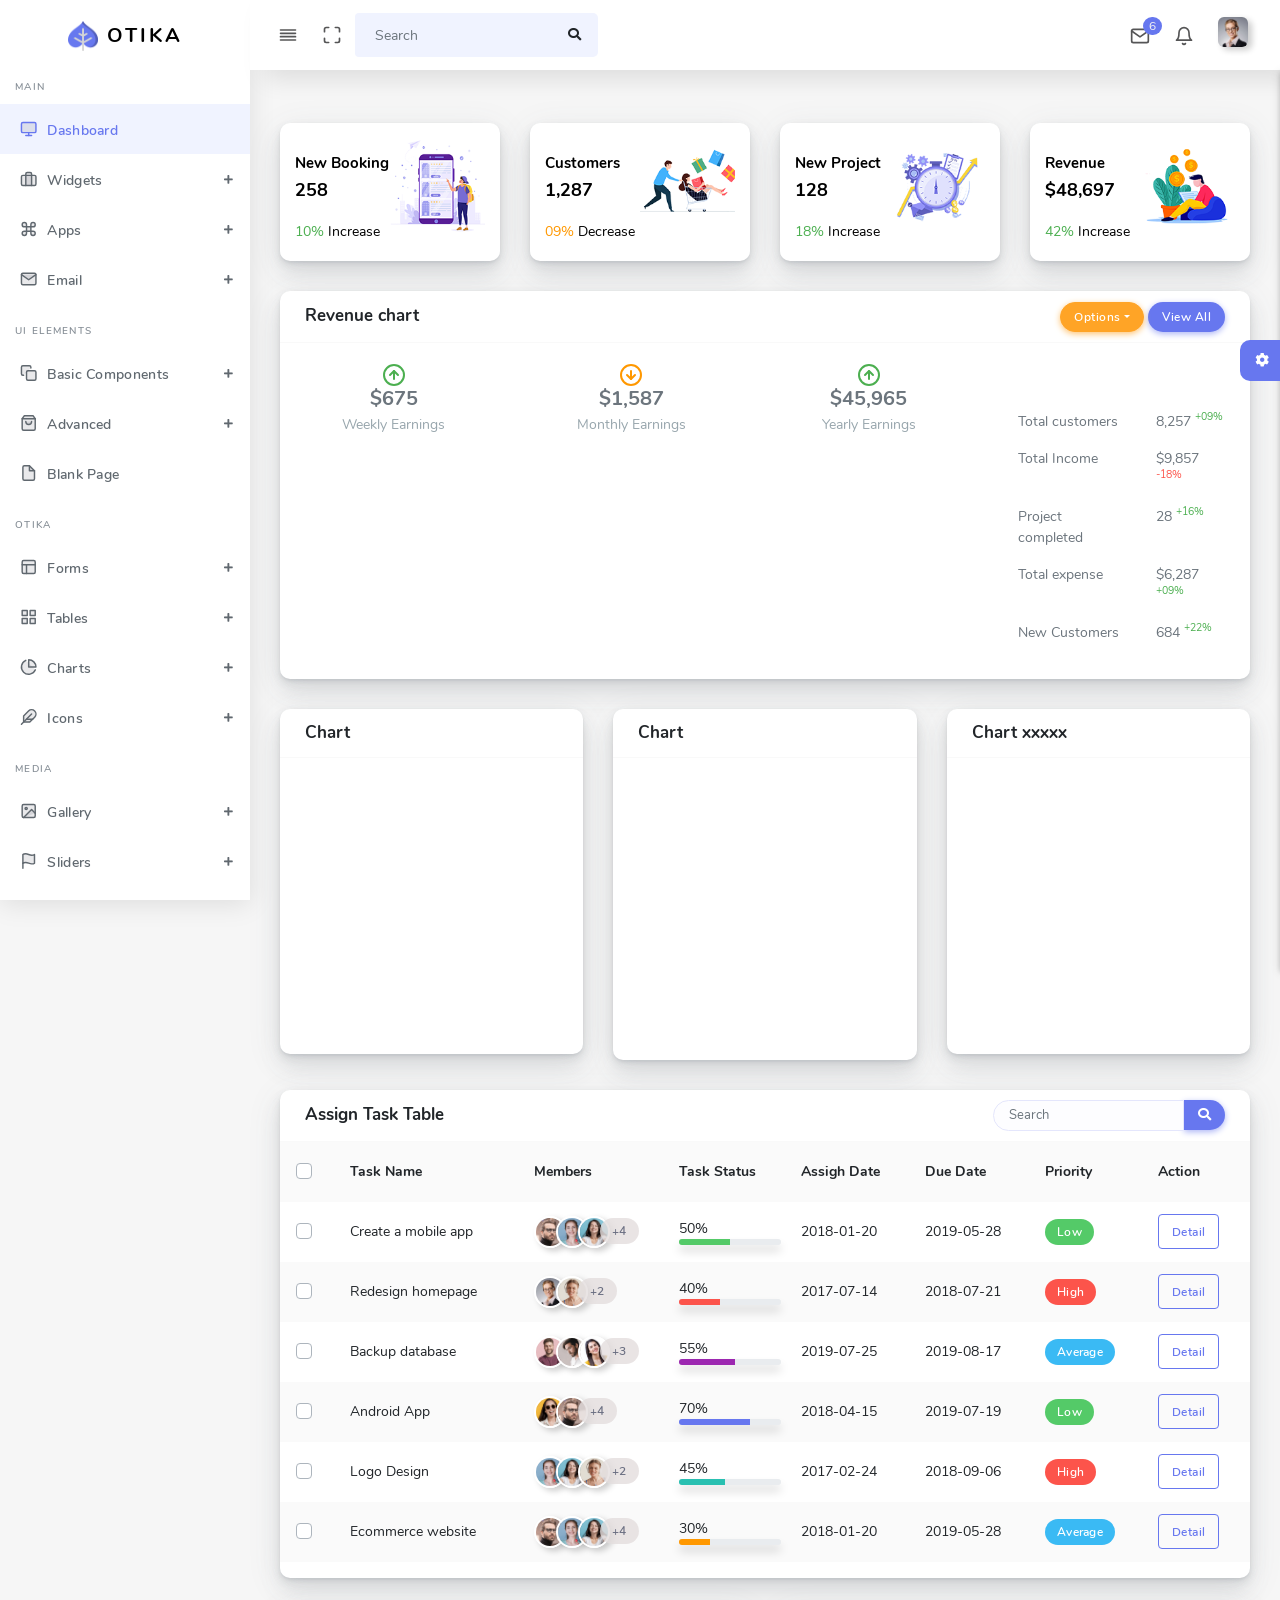
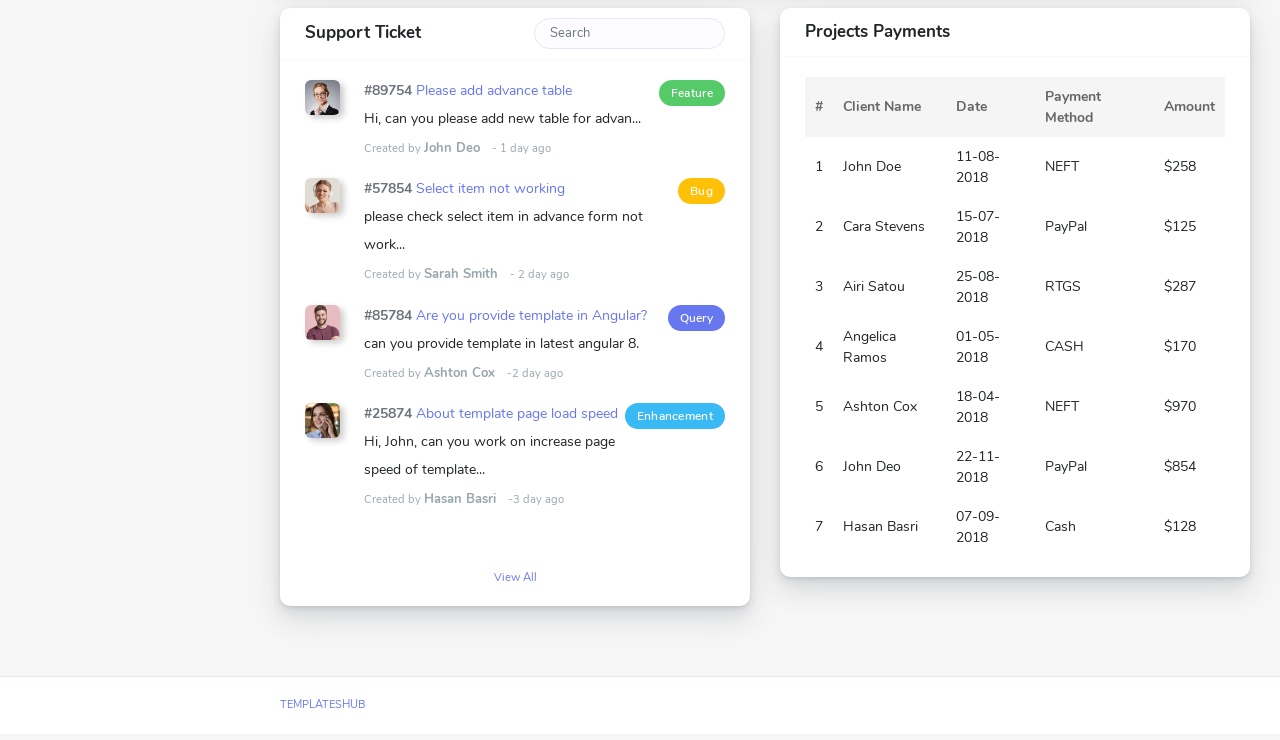
<file: views/newdesign/index.html>
<!DOCTYPE html>
<html lang="en">


<!-- index.html  21 Nov 2019 03:44:50 GMT -->
<head>
  <meta charset="UTF-8">
  <meta content="width=device-width, initial-scale=1, maximum-scale=1, shrink-to-fit=no" name="viewport">
  <title>Otika - Admin Dashboard Template</title>
  <!-- General CSS Files -->
  <link rel="stylesheet" href="assets/css/app.min.css">
  <!-- Template CSS -->
  <link rel="stylesheet" href="assets/css/style.css">
  <link rel="stylesheet" href="assets/css/components.css">
  <!-- Custom style CSS -->
  <link rel="stylesheet" href="assets/css/custom.css">
  <link rel='shortcut icon' type='image/x-icon' href='assets/img/favicon.ico' />
</head>

<body>
  <div class="loader"></div>
  <div id="app">
    <div class="main-wrapper main-wrapper-1">
      <div class="navbar-bg"></div>
      <nav class="navbar navbar-expand-lg main-navbar sticky">
        <div class="form-inline mr-auto">
          <ul class="navbar-nav mr-3">
            <li><a href="#" data-toggle="sidebar" class="nav-link nav-link-lg
									collapse-btn"> <i data-feather="align-justify"></i></a></li>
            <li><a href="#" class="nav-link nav-link-lg fullscreen-btn">
                <i data-feather="maximize"></i>
              </a></li>
            <li>
              <form class="form-inline mr-auto">
                <div class="search-element">
                  <input class="form-control" type="search" placeholder="Search" aria-label="Search" data-width="200">
                  <button class="btn" type="submit">
                    <i class="fas fa-search"></i>
                  </button>
                </div>
              </form>
            </li>
          </ul>
        </div>
        <ul class="navbar-nav navbar-right">
          <li class="dropdown dropdown-list-toggle"><a href="#" data-toggle="dropdown"
              class="nav-link nav-link-lg message-toggle"><i data-feather="mail"></i>
              <span class="badge headerBadge1">
                6 </span> </a>
            <div class="dropdown-menu dropdown-list dropdown-menu-right pullDown">
              <div class="dropdown-header">
                Messages
                <div class="float-right">
                  <a href="#">Mark All As Read</a>
                </div>
              </div>
              <div class="dropdown-list-content dropdown-list-message">
                <a href="#" class="dropdown-item"> <span class="dropdown-item-avatar
											text-white"> <img alt="image" src="assets/img/users/user-1.png" class="rounded-circle">
                  </span> <span class="dropdown-item-desc"> <span class="message-user">John
                      Deo</span>
                    <span class="time messege-text">Please check your mail !!</span>
                    <span class="time">2 Min Ago</span>
                  </span>
                </a> <a href="#" class="dropdown-item"> <span class="dropdown-item-avatar text-white">
                    <img alt="image" src="assets/img/users/user-2.png" class="rounded-circle">
                  </span> <span class="dropdown-item-desc"> <span class="message-user">Sarah
                      Smith</span> <span class="time messege-text">Request for leave
                      application</span>
                    <span class="time">5 Min Ago</span>
                  </span>
                </a> <a href="#" class="dropdown-item"> <span class="dropdown-item-avatar text-white">
                    <img alt="image" src="assets/img/users/user-5.png" class="rounded-circle">
                  </span> <span class="dropdown-item-desc"> <span class="message-user">Jacob
                      Ryan</span> <span class="time messege-text">Your payment invoice is
                      generated.</span> <span class="time">12 Min Ago</span>
                  </span>
                </a> <a href="#" class="dropdown-item"> <span class="dropdown-item-avatar text-white">
                    <img alt="image" src="assets/img/users/user-4.png" class="rounded-circle">
                  </span> <span class="dropdown-item-desc"> <span class="message-user">Lina
                      Smith</span> <span class="time messege-text">hii John, I have upload
                      doc
                      related to task.</span> <span class="time">30
                      Min Ago</span>
                  </span>
                </a> <a href="#" class="dropdown-item"> <span class="dropdown-item-avatar text-white">
                    <img alt="image" src="assets/img/users/user-3.png" class="rounded-circle">
                  </span> <span class="dropdown-item-desc"> <span class="message-user">Jalpa
                      Joshi</span> <span class="time messege-text">Please do as specify.
                      Let me
                      know if you have any query.</span> <span class="time">1
                      Days Ago</span>
                  </span>
                </a> <a href="#" class="dropdown-item"> <span class="dropdown-item-avatar text-white">
                    <img alt="image" src="assets/img/users/user-2.png" class="rounded-circle">
                  </span> <span class="dropdown-item-desc"> <span class="message-user">Sarah
                      Smith</span> <span class="time messege-text">Client Requirements</span>
                    <span class="time">2 Days Ago</span>
                  </span>
                </a>
              </div>
              <div class="dropdown-footer text-center">
                <a href="#">View All <i class="fas fa-chevron-right"></i></a>
              </div>
            </div>
          </li>
          <li class="dropdown dropdown-list-toggle"><a href="#" data-toggle="dropdown"
              class="nav-link notification-toggle nav-link-lg"><i data-feather="bell" class="bell"></i>
            </a>
            <div class="dropdown-menu dropdown-list dropdown-menu-right pullDown">
              <div class="dropdown-header">
                Notifications
                <div class="float-right">
                  <a href="#">Mark All As Read</a>
                </div>
              </div>
              <div class="dropdown-list-content dropdown-list-icons">
                <a href="#" class="dropdown-item dropdown-item-unread"> <span
                    class="dropdown-item-icon bg-primary text-white"> <i class="fas
												fa-code"></i>
                  </span> <span class="dropdown-item-desc"> Template update is
                    available now! <span class="time">2 Min
                      Ago</span>
                  </span>
                </a> <a href="#" class="dropdown-item"> <span class="dropdown-item-icon bg-info text-white"> <i class="far
												fa-user"></i>
                  </span> <span class="dropdown-item-desc"> <b>You</b> and <b>Dedik
                      Sugiharto</b> are now friends <span class="time">10 Hours
                      Ago</span>
                  </span>
                </a> <a href="#" class="dropdown-item"> <span class="dropdown-item-icon bg-success text-white"> <i
                      class="fas
												fa-check"></i>
                  </span> <span class="dropdown-item-desc"> <b>Kusnaedi</b> has
                    moved task <b>Fix bug header</b> to <b>Done</b> <span class="time">12
                      Hours
                      Ago</span>
                  </span>
                </a> <a href="#" class="dropdown-item"> <span class="dropdown-item-icon bg-danger text-white"> <i
                      class="fas fa-exclamation-triangle"></i>
                  </span> <span class="dropdown-item-desc"> Low disk space. Let's
                    clean it! <span class="time">17 Hours Ago</span>
                  </span>
                </a> <a href="#" class="dropdown-item"> <span class="dropdown-item-icon bg-info text-white"> <i class="fas
												fa-bell"></i>
                  </span> <span class="dropdown-item-desc"> Welcome to Otika
                    template! <span class="time">Yesterday</span>
                  </span>
                </a>
              </div>
              <div class="dropdown-footer text-center">
                <a href="#">View All <i class="fas fa-chevron-right"></i></a>
              </div>
            </div>
          </li>
          <li class="dropdown"><a href="#" data-toggle="dropdown"
              class="nav-link dropdown-toggle nav-link-lg nav-link-user"> <img alt="image" src="assets/img/user.png"
                class="user-img-radious-style"> <span class="d-sm-none d-lg-inline-block"></span></a>
            <div class="dropdown-menu dropdown-menu-right pullDown">
              <div class="dropdown-title">Hello Sarah Smith</div>
              <a href="profile.html" class="dropdown-item has-icon"> <i class="far
										fa-user"></i> Profile
              </a> <a href="timeline.html" class="dropdown-item has-icon"> <i class="fas fa-bolt"></i>
                Activities
              </a> <a href="#" class="dropdown-item has-icon"> <i class="fas fa-cog"></i>
                Settings
              </a>
              <div class="dropdown-divider"></div>
              <a href="auth-login.html" class="dropdown-item has-icon text-danger"> <i class="fas fa-sign-out-alt"></i>
                Logout
              </a>
            </div>
          </li>
        </ul>
      </nav>
      <div class="main-sidebar sidebar-style-2">
        <aside id="sidebar-wrapper">
          <div class="sidebar-brand">
            <a href="index.html"> <img alt="image" src="assets/img/logo.png" class="header-logo" /> <span
                class="logo-name">Otika</span>
            </a>
          </div>
          <ul class="sidebar-menu">
            <li class="menu-header">Main</li>
            <li class="dropdown active">
              <a href="index.html" class="nav-link"><i data-feather="monitor"></i><span>Dashboard</span></a>
            </li>
            <li class="dropdown">
              <a href="#" class="menu-toggle nav-link has-dropdown"><i
                  data-feather="briefcase"></i><span>Widgets</span></a>
              <ul class="dropdown-menu">
                <li><a class="nav-link" href="widget-chart.html">Chart Widgets</a></li>
                <li><a class="nav-link" href="widget-data.html">Data Widgets</a></li>
              </ul>
            </li>
            <li class="dropdown">
              <a href="#" class="menu-toggle nav-link has-dropdown"><i data-feather="command"></i><span>Apps</span></a>
              <ul class="dropdown-menu">
                <li><a class="nav-link" href="chat.html">Chat</a></li>
                <li><a class="nav-link" href="portfolio.html">Portfolio</a></li>
                <li><a class="nav-link" href="blog.html">Blog</a></li>
                <li><a class="nav-link" href="calendar.html">Calendar</a></li>
              </ul>
            </li>
            <li class="dropdown">
              <a href="#" class="menu-toggle nav-link has-dropdown"><i data-feather="mail"></i><span>Email</span></a>
              <ul class="dropdown-menu">
                <li><a class="nav-link" href="email-inbox.html">Inbox</a></li>
                <li><a class="nav-link" href="email-compose.html">Compose</a></li>
                <li><a class="nav-link" href="email-read.html">read</a></li>
              </ul>
            </li>
            <li class="menu-header">UI Elements</li>
            <li class="dropdown">
              <a href="#" class="menu-toggle nav-link has-dropdown"><i data-feather="copy"></i><span>Basic
                  Components</span></a>
              <ul class="dropdown-menu">
                <li><a class="nav-link" href="alert.html">Alert</a></li>
                <li><a class="nav-link" href="badge.html">Badge</a></li>
                <li><a class="nav-link" href="breadcrumb.html">Breadcrumb</a></li>
                <li><a class="nav-link" href="buttons.html">Buttons</a></li>
                <li><a class="nav-link" href="collapse.html">Collapse</a></li>
                <li><a class="nav-link" href="dropdown.html">Dropdown</a></li>
                <li><a class="nav-link" href="checkbox-and-radio.html">Checkbox &amp; Radios</a></li>
                <li><a class="nav-link" href="list-group.html">List Group</a></li>
                <li><a class="nav-link" href="media-object.html">Media Object</a></li>
                <li><a class="nav-link" href="navbar.html">Navbar</a></li>
                <li><a class="nav-link" href="pagination.html">Pagination</a></li>
                <li><a class="nav-link" href="popover.html">Popover</a></li>
                <li><a class="nav-link" href="progress.html">Progress</a></li>
                <li><a class="nav-link" href="tooltip.html">Tooltip</a></li>
                <li><a class="nav-link" href="flags.html">Flag</a></li>
                <li><a class="nav-link" href="typography.html">Typography</a></li>
              </ul>
            </li>
            <li class="dropdown">
              <a href="#" class="menu-toggle nav-link has-dropdown"><i
                  data-feather="shopping-bag"></i><span>Advanced</span></a>
              <ul class="dropdown-menu">
                <li><a class="nav-link" href="avatar.html">Avatar</a></li>
                <li><a class="nav-link" href="card.html">Card</a></li>
                <li><a class="nav-link" href="modal.html">Modal</a></li>
                <li><a class="nav-link" href="sweet-alert.html">Sweet Alert</a></li>
                <li><a class="nav-link" href="toastr.html">Toastr</a></li>
                <li><a class="nav-link" href="empty-state.html">Empty State</a></li>
                <li><a class="nav-link" href="multiple-upload.html">Multiple Upload</a></li>
                <li><a class="nav-link" href="pricing.html">Pricing</a></li>
                <li><a class="nav-link" href="tabs.html">Tab</a></li>
              </ul>
            </li>
            <li><a class="nav-link" href="blank.html"><i data-feather="file"></i><span>Blank Page</span></a></li>
            <li class="menu-header">Otika</li>
            <li class="dropdown">
              <a href="#" class="menu-toggle nav-link has-dropdown"><i data-feather="layout"></i><span>Forms</span></a>
              <ul class="dropdown-menu">
                <li><a class="nav-link" href="basic-form.html">Basic Form</a></li>
                <li><a class="nav-link" href="forms-advanced-form.html">Advanced Form</a></li>
                <li><a class="nav-link" href="forms-editor.html">Editor</a></li>
                <li><a class="nav-link" href="forms-validation.html">Validation</a></li>
                <li><a class="nav-link" href="form-wizard.html">Form Wizard</a></li>
              </ul>
            </li>
            <li class="dropdown">
              <a href="#" class="menu-toggle nav-link has-dropdown"><i data-feather="grid"></i><span>Tables</span></a>
              <ul class="dropdown-menu">
                <li><a class="nav-link" href="basic-table.html">Basic Tables</a></li>
                <li><a class="nav-link" href="advance-table.html">Advanced Table</a></li>
                <li><a class="nav-link" href="datatables.html">Datatable</a></li>
                <li><a class="nav-link" href="export-table.html">Export Table</a></li>
                <li><a class="nav-link" href="editable-table.html">Editable Table</a></li>
              </ul>
            </li>
            <li class="dropdown">
              <a href="#" class="menu-toggle nav-link has-dropdown"><i
                  data-feather="pie-chart"></i><span>Charts</span></a>
              <ul class="dropdown-menu">
                <li><a class="nav-link" href="chart-amchart.html">amChart</a></li>
                <li><a class="nav-link" href="chart-apexchart.html">apexchart</a></li>
                <li><a class="nav-link" href="chart-echart.html">eChart</a></li>
                <li><a class="nav-link" href="chart-chartjs.html">Chartjs</a></li>
                <li><a class="nav-link" href="chart-sparkline.html">Sparkline</a></li>
                <li><a class="nav-link" href="chart-morris.html">Morris</a></li>
              </ul>
            </li>
            <li class="dropdown">
              <a href="#" class="menu-toggle nav-link has-dropdown"><i data-feather="feather"></i><span>Icons</span></a>
              <ul class="dropdown-menu">
                <li><a class="nav-link" href="icon-font-awesome.html">Font Awesome</a></li>
                <li><a class="nav-link" href="icon-material.html">Material Design</a></li>
                <li><a class="nav-link" href="icon-ionicons.html">Ion Icons</a></li>
                <li><a class="nav-link" href="icon-feather.html">Feather Icons</a></li>
                <li><a class="nav-link" href="icon-weather-icon.html">Weather Icon</a></li>
              </ul>
            </li>
            <li class="menu-header">Media</li>
            <li class="dropdown">
              <a href="#" class="menu-toggle nav-link has-dropdown"><i data-feather="image"></i><span>Gallery</span></a>
              <ul class="dropdown-menu">
                <li><a class="nav-link" href="light-gallery.html">Light Gallery</a></li>
                <li><a href="gallery1.html">Gallery 2</a></li>
              </ul>
            </li>
            <li class="dropdown">
              <a href="#" class="menu-toggle nav-link has-dropdown"><i data-feather="flag"></i><span>Sliders</span></a>
              <ul class="dropdown-menu">
                <li><a href="carousel.html">Bootstrap Carousel.html</a></li>
                <li><a class="nav-link" href="owl-carousel.html">Owl Carousel</a></li>
              </ul>
            </li>
            <li><a class="nav-link" href="timeline.html"><i data-feather="sliders"></i><span>Timeline</span></a></li>
            <li class="menu-header">Maps</li>
            <li class="dropdown">
              <a href="#" class="menu-toggle nav-link has-dropdown"><i data-feather="map"></i><span>Google
                  Maps</span></a>
              <ul class="dropdown-menu">
                <li><a href="gmaps-advanced-route.html">Advanced Route</a></li>
                <li><a href="gmaps-draggable-marker.html">Draggable Marker</a></li>
                <li><a href="gmaps-geocoding.html">Geocoding</a></li>
                <li><a href="gmaps-geolocation.html">Geolocation</a></li>
                <li><a href="gmaps-marker.html">Marker</a></li>
                <li><a href="gmaps-multiple-marker.html">Multiple Marker</a></li>
                <li><a href="gmaps-route.html">Route</a></li>
                <li><a href="gmaps-simple.html">Simple</a></li>
              </ul>
            </li>
            <li><a class="nav-link" href="vector-map.html"><i data-feather="map-pin"></i><span>Vector
                  Map</span></a></li>
            <li class="menu-header">Pages</li>
            <li class="dropdown">
              <a href="#" class="menu-toggle nav-link has-dropdown"><i
                  data-feather="user-check"></i><span>Auth</span></a>
              <ul class="dropdown-menu">
                <li><a href="auth-login.html">Login</a></li>
                <li><a href="auth-register.html">Register</a></li>
                <li><a href="auth-forgot-password.html">Forgot Password</a></li>
                <li><a href="auth-reset-password.html">Reset Password</a></li>
                <li><a href="subscribe.html">Subscribe</a></li>
              </ul>
            </li>
            <li class="dropdown">
              <a href="#" class="menu-toggle nav-link has-dropdown"><i
                  data-feather="alert-triangle"></i><span>Errors</span></a>
              <ul class="dropdown-menu">
                <li><a class="nav-link" href="errors-503.html">503</a></li>
                <li><a class="nav-link" href="errors-403.html">403</a></li>
                <li><a class="nav-link" href="errors-404.html">404</a></li>
                <li><a class="nav-link" href="errors-500.html">500</a></li>
              </ul>
            </li>
            <li class="dropdown">
              <a href="#" class="menu-toggle nav-link has-dropdown"><i data-feather="anchor"></i><span>Other
                  Pages</span></a>
              <ul class="dropdown-menu">
                <li><a class="nav-link" href="create-post.html">Create Post</a></li>
                <li><a class="nav-link" href="posts.html">Posts</a></li>
                <li><a class="nav-link" href="profile.html">Profile</a></li>
                <li><a class="nav-link" href="contact.html">Contact</a></li>
                <li><a class="nav-link" href="invoice.html">Invoice</a></li>
              </ul>
            </li>
            <li class="dropdown">
              <a href="#" class="menu-toggle nav-link has-dropdown"><i
                  data-feather="chevrons-down"></i><span>Multilevel</span></a>
              <ul class="dropdown-menu">
                <li><a href="#">Menu 1</a></li>
                <li class="dropdown">
                  <a href="#" class="has-dropdown">Menu 2</a>
                  <ul class="dropdown-menu">
                    <li><a href="#">Child Menu 1</a></li>
                    <li class="dropdown">
                      <a href="#" class="has-dropdown">Child Menu 2</a>
                      <ul class="dropdown-menu">
                        <li><a href="#">Child Menu 1</a></li>
                        <li><a href="#">Child Menu 2</a></li>
                      </ul>
                    </li>
                    <li><a href="#"> Child Menu 3</a></li>
                  </ul>
                </li>
              </ul>
            </li>
          </ul>
        </aside>
      </div>
      <!-- Main Content -->
      <div class="main-content">
        <section class="section">
          <div class="row ">
            <div class="col-xl-3 col-lg-6 col-md-6 col-sm-6 col-xs-12">
              <div class="card">
                <div class="card-statistic-4">
                  <div class="align-items-center justify-content-between">
                    <div class="row ">
                      <div class="col-lg-6 col-md-6 col-sm-6 col-xs-6 pr-0 pt-3">
                        <div class="card-content">
                          <h5 class="font-15">New Booking</h5>
                          <h2 class="mb-3 font-18">258</h2>
                          <p class="mb-0"><span class="col-green">10%</span> Increase</p>
                        </div>
                      </div>
                      <div class="col-lg-6 col-md-6 col-sm-6 col-xs-6 pl-0">
                        <div class="banner-img">
                          <img src="assets/img/banner/1.png" alt="">
                        </div>
                      </div>
                    </div>
                  </div>
                </div>
              </div>
            </div>
            <div class="col-xl-3 col-lg-6 col-md-6 col-sm-6 col-xs-12">
              <div class="card">
                <div class="card-statistic-4">
                  <div class="align-items-center justify-content-between">
                    <div class="row ">
                      <div class="col-lg-6 col-md-6 col-sm-6 col-xs-6 pr-0 pt-3">
                        <div class="card-content">
                          <h5 class="font-15"> Customers</h5>
                          <h2 class="mb-3 font-18">1,287</h2>
                          <p class="mb-0"><span class="col-orange">09%</span> Decrease</p>
                        </div>
                      </div>
                      <div class="col-lg-6 col-md-6 col-sm-6 col-xs-6 pl-0">
                        <div class="banner-img">
                          <img src="assets/img/banner/2.png" alt="">
                        </div>
                      </div>
                    </div>
                  </div>
                </div>
              </div>
            </div>
            <div class="col-xl-3 col-lg-6 col-md-6 col-sm-6 col-xs-12">
              <div class="card">
                <div class="card-statistic-4">
                  <div class="align-items-center justify-content-between">
                    <div class="row ">
                      <div class="col-lg-6 col-md-6 col-sm-6 col-xs-6 pr-0 pt-3">
                        <div class="card-content">
                          <h5 class="font-15">New Project</h5>
                          <h2 class="mb-3 font-18">128</h2>
                          <p class="mb-0"><span class="col-green">18%</span>
                            Increase</p>
                        </div>
                      </div>
                      <div class="col-lg-6 col-md-6 col-sm-6 col-xs-6 pl-0">
                        <div class="banner-img">
                          <img src="assets/img/banner/3.png" alt="">
                        </div>
                      </div>
                    </div>
                  </div>
                </div>
              </div>
            </div>
            <div class="col-xl-3 col-lg-6 col-md-6 col-sm-6 col-xs-12">
              <div class="card">
                <div class="card-statistic-4">
                  <div class="align-items-center justify-content-between">
                    <div class="row ">
                      <div class="col-lg-6 col-md-6 col-sm-6 col-xs-6 pr-0 pt-3">
                        <div class="card-content">
                          <h5 class="font-15">Revenue</h5>
                          <h2 class="mb-3 font-18">$48,697</h2>
                          <p class="mb-0"><span class="col-green">42%</span> Increase</p>
                        </div>
                      </div>
                      <div class="col-lg-6 col-md-6 col-sm-6 col-xs-6 pl-0">
                        <div class="banner-img">
                          <img src="assets/img/banner/4.png" alt="">
                        </div>
                      </div>
                    </div>
                  </div>
                </div>
              </div>
            </div>
          </div>
          <div class="row">
            <div class="col-12 col-sm-12 col-lg-12">
              <div class="card ">
                <div class="card-header">
                  <h4>Revenue chart</h4>
                  <div class="card-header-action">
                    <div class="dropdown">
                      <a href="#" data-toggle="dropdown" class="btn btn-warning dropdown-toggle">Options</a>
                      <div class="dropdown-menu">
                        <a href="#" class="dropdown-item has-icon"><i class="fas fa-eye"></i> View</a>
                        <a href="#" class="dropdown-item has-icon"><i class="far fa-edit"></i> Edit</a>
                        <div class="dropdown-divider"></div>
                        <a href="#" class="dropdown-item has-icon text-danger"><i class="far fa-trash-alt"></i>
                          Delete</a>
                      </div>
                    </div>
                    <a href="#" class="btn btn-primary">View All</a>
                  </div>
                </div>
                <div class="card-body">
                  <div class="row">
                    <div class="col-lg-9">
                      <div id="chart1"></div>
                      <div class="row mb-0">
                        <div class="col-lg-4 col-md-4 col-sm-4 col-xs-4">
                          <div class="list-inline text-center">
                            <div class="list-inline-item p-r-30"><i data-feather="arrow-up-circle"
                                class="col-green"></i>
                              <h5 class="m-b-0">$675</h5>
                              <p class="text-muted font-14 m-b-0">Weekly Earnings</p>
                            </div>
                          </div>
                        </div>
                        <div class="col-lg-4 col-md-4 col-sm-4 col-xs-4">
                          <div class="list-inline text-center">
                            <div class="list-inline-item p-r-30"><i data-feather="arrow-down-circle"
                                class="col-orange"></i>
                              <h5 class="m-b-0">$1,587</h5>
                              <p class="text-muted font-14 m-b-0">Monthly Earnings</p>
                            </div>
                          </div>
                        </div>
                        <div class="col-lg-4 col-md-4 col-sm-4 col-xs-4">
                          <div class="list-inline text-center">
                            <div class="list-inline-item p-r-30"><i data-feather="arrow-up-circle"
                                class="col-green"></i>
                              <h5 class="mb-0 m-b-0">$45,965</h5>
                              <p class="text-muted font-14 m-b-0">Yearly Earnings</p>
                            </div>
                          </div>
                        </div>
                      </div>
                    </div>
                    <div class="col-lg-3">
                      <div class="row mt-5">
                        <div class="col-7 col-xl-7 mb-3">Total customers</div>
                        <div class="col-5 col-xl-5 mb-3">
                          <span class="text-big">8,257</span>
                          <sup class="col-green">+09%</sup>
                        </div>
                        <div class="col-7 col-xl-7 mb-3">Total Income</div>
                        <div class="col-5 col-xl-5 mb-3">
                          <span class="text-big">$9,857</span>
                          <sup class="text-danger">-18%</sup>
                        </div>
                        <div class="col-7 col-xl-7 mb-3">Project completed</div>
                        <div class="col-5 col-xl-5 mb-3">
                          <span class="text-big">28</span>
                          <sup class="col-green">+16%</sup>
                        </div>
                        <div class="col-7 col-xl-7 mb-3">Total expense</div>
                        <div class="col-5 col-xl-5 mb-3">
                          <span class="text-big">$6,287</span>
                          <sup class="col-green">+09%</sup>
                        </div>
                        <div class="col-7 col-xl-7 mb-3">New Customers</div>
                        <div class="col-5 col-xl-5 mb-3">
                          <span class="text-big">684</span>
                          <sup class="col-green">+22%</sup>
                        </div>
                      </div>
                    </div>
                  </div>
                </div>
              </div>
            </div>
          </div>
          <div class="row">
            <div class="col-12 col-sm-12 col-lg-4">
              <div class="card">
                <div class="card-header">
                  <h4>Chart</h4>
                </div>
                <div class="card-body">
                  <div id="chart4" class="chartsh"></div>
                </div>
              </div>
            </div>
            <div class="col-12 col-sm-12 col-lg-4">
              <div class="card">
                <div class="card-header">
                  <h4>Chart</h4>
                </div>
                <div class="card-body">
                  <div class="summary">
                    <div class="summary-chart active" data-tab-group="summary-tab" id="summary-chart">
                      <div id="chart3" class="chartsh"></div>
                    </div>
                    <div data-tab-group="summary-tab" id="summary-text">
                    </div>
                  </div>
                </div>
              </div>
            </div>
            <div class="col-12 col-sm-12 col-lg-4">
              <div class="card">
                <div class="card-header">
                  <h4>Chart xxxxx</h4>
                </div>
                <div class="card-body">
                  <div id="chart2" class="chartsh"></div>
                </div>
              </div>
            </div>
          </div>
          <div class="row">
            <div class="col-12">
              <div class="card">
                <div class="card-header">
                  <h4>Assign Task Table</h4>
                  <div class="card-header-form">
                    <form>
                      <div class="input-group">
                        <input type="text" class="form-control" placeholder="Search">
                        <div class="input-group-btn">
                          <button class="btn btn-primary"><i class="fas fa-search"></i></button>
                        </div>
                      </div>
                    </form>
                  </div>
                </div>
                <div class="card-body p-0">
                  <div class="table-responsive">
                    <table class="table table-striped">
                      <tr>
                        <th class="text-center">
                          <div class="custom-checkbox custom-checkbox-table custom-control">
                            <input type="checkbox" data-checkboxes="mygroup" data-checkbox-role="dad"
                              class="custom-control-input" id="checkbox-all">
                            <label for="checkbox-all" class="custom-control-label">&nbsp;</label>
                          </div>
                        </th>
                        <th>Task Name</th>
                        <th>Members</th>
                        <th>Task Status</th>
                        <th>Assigh Date</th>
                        <th>Due Date</th>
                        <th>Priority</th>
                        <th>Action</th>
                      </tr>
                      <tr>
                        <td class="p-0 text-center">
                          <div class="custom-checkbox custom-control">
                            <input type="checkbox" data-checkboxes="mygroup" class="custom-control-input"
                              id="checkbox-1">
                            <label for="checkbox-1" class="custom-control-label">&nbsp;</label>
                          </div>
                        </td>
                        <td>Create a mobile app</td>
                        <td class="text-truncate">
                          <ul class="list-unstyled order-list m-b-0 m-b-0">
                            <li class="team-member team-member-sm"><img class="rounded-circle"
                                src="assets/img/users/user-8.png" alt="user" data-toggle="tooltip" title=""
                                data-original-title="Wildan Ahdian"></li>
                            <li class="team-member team-member-sm"><img class="rounded-circle"
                                src="assets/img/users/user-9.png" alt="user" data-toggle="tooltip" title=""
                                data-original-title="John Deo"></li>
                            <li class="team-member team-member-sm"><img class="rounded-circle"
                                src="assets/img/users/user-10.png" alt="user" data-toggle="tooltip" title=""
                                data-original-title="Sarah Smith"></li>
                            <li class="avatar avatar-sm"><span class="badge badge-primary">+4</span></li>
                          </ul>
                        </td>
                        <td class="align-middle">
                          <div class="progress-text">50%</div>
                          <div class="progress" data-height="6">
                            <div class="progress-bar bg-success" data-width="50%"></div>
                          </div>
                        </td>
                        <td>2018-01-20</td>
                        <td>2019-05-28</td>
                        <td>
                          <div class="badge badge-success">Low</div>
                        </td>
                        <td><a href="#" class="btn btn-outline-primary">Detail</a></td>
                      </tr>
                      <tr>
                        <td class="p-0 text-center">
                          <div class="custom-checkbox custom-control">
                            <input type="checkbox" data-checkboxes="mygroup" class="custom-control-input"
                              id="checkbox-2">
                            <label for="checkbox-2" class="custom-control-label">&nbsp;</label>
                          </div>
                        </td>
                        <td>Redesign homepage</td>
                        <td class="text-truncate">
                          <ul class="list-unstyled order-list m-b-0 m-b-0">
                            <li class="team-member team-member-sm"><img class="rounded-circle"
                                src="assets/img/users/user-1.png" alt="user" data-toggle="tooltip" title=""
                                data-original-title="Wildan Ahdian"></li>
                            <li class="team-member team-member-sm"><img class="rounded-circle"
                                src="assets/img/users/user-2.png" alt="user" data-toggle="tooltip" title=""
                                data-original-title="John Deo"></li>
                            <li class="avatar avatar-sm"><span class="badge badge-primary">+2</span></li>
                          </ul>
                        </td>
                        <td class="align-middle">
                          <div class="progress-text">40%</div>
                          <div class="progress" data-height="6">
                            <div class="progress-bar bg-danger" data-width="40%"></div>
                          </div>
                        </td>
                        <td>2017-07-14</td>
                        <td>2018-07-21</td>
                        <td>
                          <div class="badge badge-danger">High</div>
                        </td>
                        <td><a href="#" class="btn btn-outline-primary">Detail</a></td>
                      </tr>
                      <tr>
                        <td class="p-0 text-center">
                          <div class="custom-checkbox custom-control">
                            <input type="checkbox" data-checkboxes="mygroup" class="custom-control-input"
                              id="checkbox-3">
                            <label for="checkbox-3" class="custom-control-label">&nbsp;</label>
                          </div>
                        </td>
                        <td>Backup database</td>
                        <td class="text-truncate">
                          <ul class="list-unstyled order-list m-b-0 m-b-0">
                            <li class="team-member team-member-sm"><img class="rounded-circle"
                                src="assets/img/users/user-3.png" alt="user" data-toggle="tooltip" title=""
                                data-original-title="Wildan Ahdian"></li>
                            <li class="team-member team-member-sm"><img class="rounded-circle"
                                src="assets/img/users/user-4.png" alt="user" data-toggle="tooltip" title=""
                                data-original-title="John Deo"></li>
                            <li class="team-member team-member-sm"><img class="rounded-circle"
                                src="assets/img/users/user-5.png" alt="user" data-toggle="tooltip" title=""
                                data-original-title="Sarah Smith"></li>
                            <li class="avatar avatar-sm"><span class="badge badge-primary">+3</span></li>
                          </ul>
                        </td>
                        <td class="align-middle">
                          <div class="progress-text">55%</div>
                          <div class="progress" data-height="6">
                            <div class="progress-bar bg-purple" data-width="55%"></div>
                          </div>
                        </td>
                        <td>2019-07-25</td>
                        <td>2019-08-17</td>
                        <td>
                          <div class="badge badge-info">Average</div>
                        </td>
                        <td><a href="#" class="btn btn-outline-primary">Detail</a></td>
                      </tr>
                      <tr>
                        <td class="p-0 text-center">
                          <div class="custom-checkbox custom-control">
                            <input type="checkbox" data-checkboxes="mygroup" class="custom-control-input"
                              id="checkbox-4">
                            <label for="checkbox-4" class="custom-control-label">&nbsp;</label>
                          </div>
                        </td>
                        <td>Android App</td>
                        <td class="text-truncate">
                          <ul class="list-unstyled order-list m-b-0 m-b-0">
                            <li class="team-member team-member-sm"><img class="rounded-circle"
                                src="assets/img/users/user-7.png" alt="user" data-toggle="tooltip" title=""
                                data-original-title="John Deo"></li>
                            <li class="team-member team-member-sm"><img class="rounded-circle"
                                src="assets/img/users/user-8.png" alt="user" data-toggle="tooltip" title=""
                                data-original-title="Sarah Smith"></li>
                            <li class="avatar avatar-sm"><span class="badge badge-primary">+4</span></li>
                          </ul>
                        </td>
                        <td class="align-middle">
                          <div class="progress-text">70%</div>
                          <div class="progress" data-height="6">
                            <div class="progress-bar" data-width="70%"></div>
                          </div>
                        </td>
                        <td>2018-04-15</td>
                        <td>2019-07-19</td>
                        <td>
                          <div class="badge badge-success">Low</div>
                        </td>
                        <td><a href="#" class="btn btn-outline-primary">Detail</a></td>
                      </tr>
                      <tr>
                        <td class="p-0 text-center">
                          <div class="custom-checkbox custom-control">
                            <input type="checkbox" data-checkboxes="mygroup" class="custom-control-input"
                              id="checkbox-5">
                            <label for="checkbox-5" class="custom-control-label">&nbsp;</label>
                          </div>
                        </td>
                        <td>Logo Design</td>
                        <td class="text-truncate">
                          <ul class="list-unstyled order-list m-b-0 m-b-0">
                            <li class="team-member team-member-sm"><img class="rounded-circle"
                                src="assets/img/users/user-9.png" alt="user" data-toggle="tooltip" title=""
                                data-original-title="Wildan Ahdian"></li>
                            <li class="team-member team-member-sm"><img class="rounded-circle"
                                src="assets/img/users/user-10.png" alt="user" data-toggle="tooltip" title=""
                                data-original-title="John Deo"></li>
                            <li class="team-member team-member-sm"><img class="rounded-circle"
                                src="assets/img/users/user-2.png" alt="user" data-toggle="tooltip" title=""
                                data-original-title="Sarah Smith"></li>
                            <li class="avatar avatar-sm"><span class="badge badge-primary">+2</span></li>
                          </ul>
                        </td>
                        <td class="align-middle">
                          <div class="progress-text">45%</div>
                          <div class="progress" data-height="6">
                            <div class="progress-bar bg-cyan" data-width="45%"></div>
                          </div>
                        </td>
                        <td>2017-02-24</td>
                        <td>2018-09-06</td>
                        <td>
                          <div class="badge badge-danger">High</div>
                        </td>
                        <td><a href="#" class="btn btn-outline-primary">Detail</a></td>
                      </tr>
                      <tr>
                        <td class="p-0 text-center">
                          <div class="custom-checkbox custom-control">
                            <input type="checkbox" data-checkboxes="mygroup" class="custom-control-input"
                              id="checkbox-6">
                            <label for="checkbox-6" class="custom-control-label">&nbsp;</label>
                          </div>
                        </td>
                        <td>Ecommerce website</td>
                        <td class="text-truncate">
                          <ul class="list-unstyled order-list m-b-0 m-b-0">
                            <li class="team-member team-member-sm"><img class="rounded-circle"
                                src="assets/img/users/user-8.png" alt="user" data-toggle="tooltip" title=""
                                data-original-title="Wildan Ahdian"></li>
                            <li class="team-member team-member-sm"><img class="rounded-circle"
                                src="assets/img/users/user-9.png" alt="user" data-toggle="tooltip" title=""
                                data-original-title="John Deo"></li>
                            <li class="team-member team-member-sm"><img class="rounded-circle"
                                src="assets/img/users/user-10.png" alt="user" data-toggle="tooltip" title=""
                                data-original-title="Sarah Smith"></li>
                            <li class="avatar avatar-sm"><span class="badge badge-primary">+4</span></li>
                          </ul>
                        </td>
                        <td class="align-middle">
                          <div class="progress-text">30%</div>
                          <div class="progress" data-height="6">
                            <div class="progress-bar bg-orange" data-width="30%"></div>
                          </div>
                        </td>
                        <td>2018-01-20</td>
                        <td>2019-05-28</td>
                        <td>
                          <div class="badge badge-info">Average</div>
                        </td>
                        <td><a href="#" class="btn btn-outline-primary">Detail</a></td>
                      </tr>
                    </table>
                  </div>
                </div>
              </div>
            </div>
          </div>
          <div class="row">
            <div class="col-md-6 col-lg-12 col-xl-6">
              <!-- Support tickets -->
              <div class="card">
                <div class="card-header">
                  <h4>Support Ticket</h4>
                  <form class="card-header-form">
                    <input type="text" name="search" class="form-control" placeholder="Search">
                  </form>
                </div>
                <div class="card-body">
                  <div class="support-ticket media pb-1 mb-3">
                    <img src="assets/img/users/user-1.png" class="user-img mr-2" alt="">
                    <div class="media-body ml-3">
                      <div class="badge badge-pill badge-success mb-1 float-right">Feature</div>
                      <span class="font-weight-bold">#89754</span>
                      <a href="javascript:void(0)">Please add advance table</a>
                      <p class="my-1">Hi, can you please add new table for advan...</p>
                      <small class="text-muted">Created by <span class="font-weight-bold font-13">John
                          Deo</span>
                        &nbsp;&nbsp; - 1 day ago</small>
                    </div>
                  </div>
                  <div class="support-ticket media pb-1 mb-3">
                    <img src="assets/img/users/user-2.png" class="user-img mr-2" alt="">
                    <div class="media-body ml-3">
                      <div class="badge badge-pill badge-warning mb-1 float-right">Bug</div>
                      <span class="font-weight-bold">#57854</span>
                      <a href="javascript:void(0)">Select item not working</a>
                      <p class="my-1">please check select item in advance form not work...</p>
                      <small class="text-muted">Created by <span class="font-weight-bold font-13">Sarah
                          Smith</span>
                        &nbsp;&nbsp; - 2 day ago</small>
                    </div>
                  </div>
                  <div class="support-ticket media pb-1 mb-3">
                    <img src="assets/img/users/user-3.png" class="user-img mr-2" alt="">
                    <div class="media-body ml-3">
                      <div class="badge badge-pill badge-primary mb-1 float-right">Query</div>
                      <span class="font-weight-bold">#85784</span>
                      <a href="javascript:void(0)">Are you provide template in Angular?</a>
                      <p class="my-1">can you provide template in latest angular 8.</p>
                      <small class="text-muted">Created by <span class="font-weight-bold font-13">Ashton Cox</span>
                        &nbsp;&nbsp; -2 day ago</small>
                    </div>
                  </div>
                  <div class="support-ticket media pb-1 mb-3">
                    <img src="assets/img/users/user-6.png" class="user-img mr-2" alt="">
                    <div class="media-body ml-3">
                      <div class="badge badge-pill badge-info mb-1 float-right">Enhancement</div>
                      <span class="font-weight-bold">#25874</span>
                      <a href="javascript:void(0)">About template page load speed</a>
                      <p class="my-1">Hi, John, can you work on increase page speed of template...</p>
                      <small class="text-muted">Created by <span class="font-weight-bold font-13">Hasan
                          Basri</span>
                        &nbsp;&nbsp; -3 day ago</small>
                    </div>
                  </div>
                </div>
                <a href="javascript:void(0)" class="card-footer card-link text-center small ">View
                  All</a>
              </div>
              <!-- Support tickets -->
            </div>
            <div class="col-md-6 col-lg-12 col-xl-6">
              <div class="card">
                <div class="card-header">
                  <h4>Projects Payments</h4>
                </div>
                <div class="card-body">
                  <div class="table-responsive">
                    <table class="table table-hover mb-0">
                      <thead>
                        <tr>
                          <th>#</th>
                          <th>Client Name</th>
                          <th>Date</th>
                          <th>Payment Method</th>
                          <th>Amount</th>
                        </tr>
                      </thead>
                      <tbody>
                        <tr>
                          <td>1</td>
                          <td>John Doe </td>
                          <td>11-08-2018</td>
                          <td>NEFT</td>
                          <td>$258</td>
                        </tr>
                        <tr>
                          <td>2</td>
                          <td>Cara Stevens
                          </td>
                          <td>15-07-2018</td>
                          <td>PayPal</td>
                          <td>$125</td>
                        </tr>
                        <tr>
                          <td>3</td>
                          <td>
                            Airi Satou
                          </td>
                          <td>25-08-2018</td>
                          <td>RTGS</td>
                          <td>$287</td>
                        </tr>
                        <tr>
                          <td>4</td>
                          <td>
                            Angelica Ramos
                          </td>
                          <td>01-05-2018</td>
                          <td>CASH</td>
                          <td>$170</td>
                        </tr>
                        <tr>
                          <td>5</td>
                          <td>
                            Ashton Cox
                          </td>
                          <td>18-04-2018</td>
                          <td>NEFT</td>
                          <td>$970</td>
                        </tr>
                        <tr>
                          <td>6</td>
                          <td>
                            John Deo
                          </td>
                          <td>22-11-2018</td>
                          <td>PayPal</td>
                          <td>$854</td>
                        </tr>
                        <tr>
                          <td>7</td>
                          <td>
                            Hasan Basri
                          </td>
                          <td>07-09-2018</td>
                          <td>Cash</td>
                          <td>$128</td>
                        </tr>
                      </tbody>
                    </table>
                  </div>
                </div>
              </div>
            </div>
          </div>
        </section>
        <div class="settingSidebar">
          <a href="javascript:void(0)" class="settingPanelToggle"> <i class="fa fa-spin fa-cog"></i>
          </a>
          <div class="settingSidebar-body ps-container ps-theme-default">
            <div class=" fade show active">
              <div class="setting-panel-header">Setting Panel
              </div>
              <div class="p-15 border-bottom">
                <h6 class="font-medium m-b-10">Select Layout</h6>
                <div class="selectgroup layout-color w-50">
                  <label class="selectgroup-item">
                    <input type="radio" name="value" value="1" class="selectgroup-input-radio select-layout" checked>
                    <span class="selectgroup-button">Light</span>
                  </label>
                  <label class="selectgroup-item">
                    <input type="radio" name="value" value="2" class="selectgroup-input-radio select-layout">
                    <span class="selectgroup-button">Dark</span>
                  </label>
                </div>
              </div>
              <div class="p-15 border-bottom">
                <h6 class="font-medium m-b-10">Sidebar Color</h6>
                <div class="selectgroup selectgroup-pills sidebar-color">
                  <label class="selectgroup-item">
                    <input type="radio" name="icon-input" value="1" class="selectgroup-input select-sidebar">
                    <span class="selectgroup-button selectgroup-button-icon" data-toggle="tooltip"
                      data-original-title="Light Sidebar"><i class="fas fa-sun"></i></span>
                  </label>
                  <label class="selectgroup-item">
                    <input type="radio" name="icon-input" value="2" class="selectgroup-input select-sidebar" checked>
                    <span class="selectgroup-button selectgroup-button-icon" data-toggle="tooltip"
                      data-original-title="Dark Sidebar"><i class="fas fa-moon"></i></span>
                  </label>
                </div>
              </div>
              <div class="p-15 border-bottom">
                <h6 class="font-medium m-b-10">Color Theme</h6>
                <div class="theme-setting-options">
                  <ul class="choose-theme list-unstyled mb-0">
                    <li title="white" class="active">
                      <div class="white"></div>
                    </li>
                    <li title="cyan">
                      <div class="cyan"></div>
                    </li>
                    <li title="black">
                      <div class="black"></div>
                    </li>
                    <li title="purple">
                      <div class="purple"></div>
                    </li>
                    <li title="orange">
                      <div class="orange"></div>
                    </li>
                    <li title="green">
                      <div class="green"></div>
                    </li>
                    <li title="red">
                      <div class="red"></div>
                    </li>
                  </ul>
                </div>
              </div>
              <div class="p-15 border-bottom">
                <div class="theme-setting-options">
                  <label class="m-b-0">
                    <input type="checkbox" name="custom-switch-checkbox" class="custom-switch-input"
                      id="mini_sidebar_setting">
                    <span class="custom-switch-indicator"></span>
                    <span class="control-label p-l-10">Mini Sidebar</span>
                  </label>
                </div>
              </div>
              <div class="p-15 border-bottom">
                <div class="theme-setting-options">
                  <label class="m-b-0">
                    <input type="checkbox" name="custom-switch-checkbox" class="custom-switch-input"
                      id="sticky_header_setting">
                    <span class="custom-switch-indicator"></span>
                    <span class="control-label p-l-10">Sticky Header</span>
                  </label>
                </div>
              </div>
              <div class="mt-4 mb-4 p-3 align-center rt-sidebar-last-ele">
                <a href="#" class="btn btn-icon icon-left btn-primary btn-restore-theme">
                  <i class="fas fa-undo"></i> Restore Default
                </a>
              </div>
            </div>
          </div>
        </div>
      </div>
      <footer class="main-footer">
        <div class="footer-left">
          <a href="templateshub.net">Templateshub</a></a>
        </div>
        <div class="footer-right">
        </div>
      </footer>
    </div>
  </div>
  <!-- General JS Scripts -->
  <script src="assets/js/app.min.js"></script>
  <!-- JS Libraies -->
  <script src="assets/bundles/apexcharts/apexcharts.min.js"></script>
  <!-- Page Specific JS File -->
  <script src="assets/js/page/index.js"></script>
  <!-- Template JS File -->
  <script src="assets/js/scripts.js"></script>
  <!-- Custom JS File -->
  <script src="assets/js/custom.js"></script>
</body>


<!-- index.html  21 Nov 2019 03:47:04 GMT -->
</html>
</file>
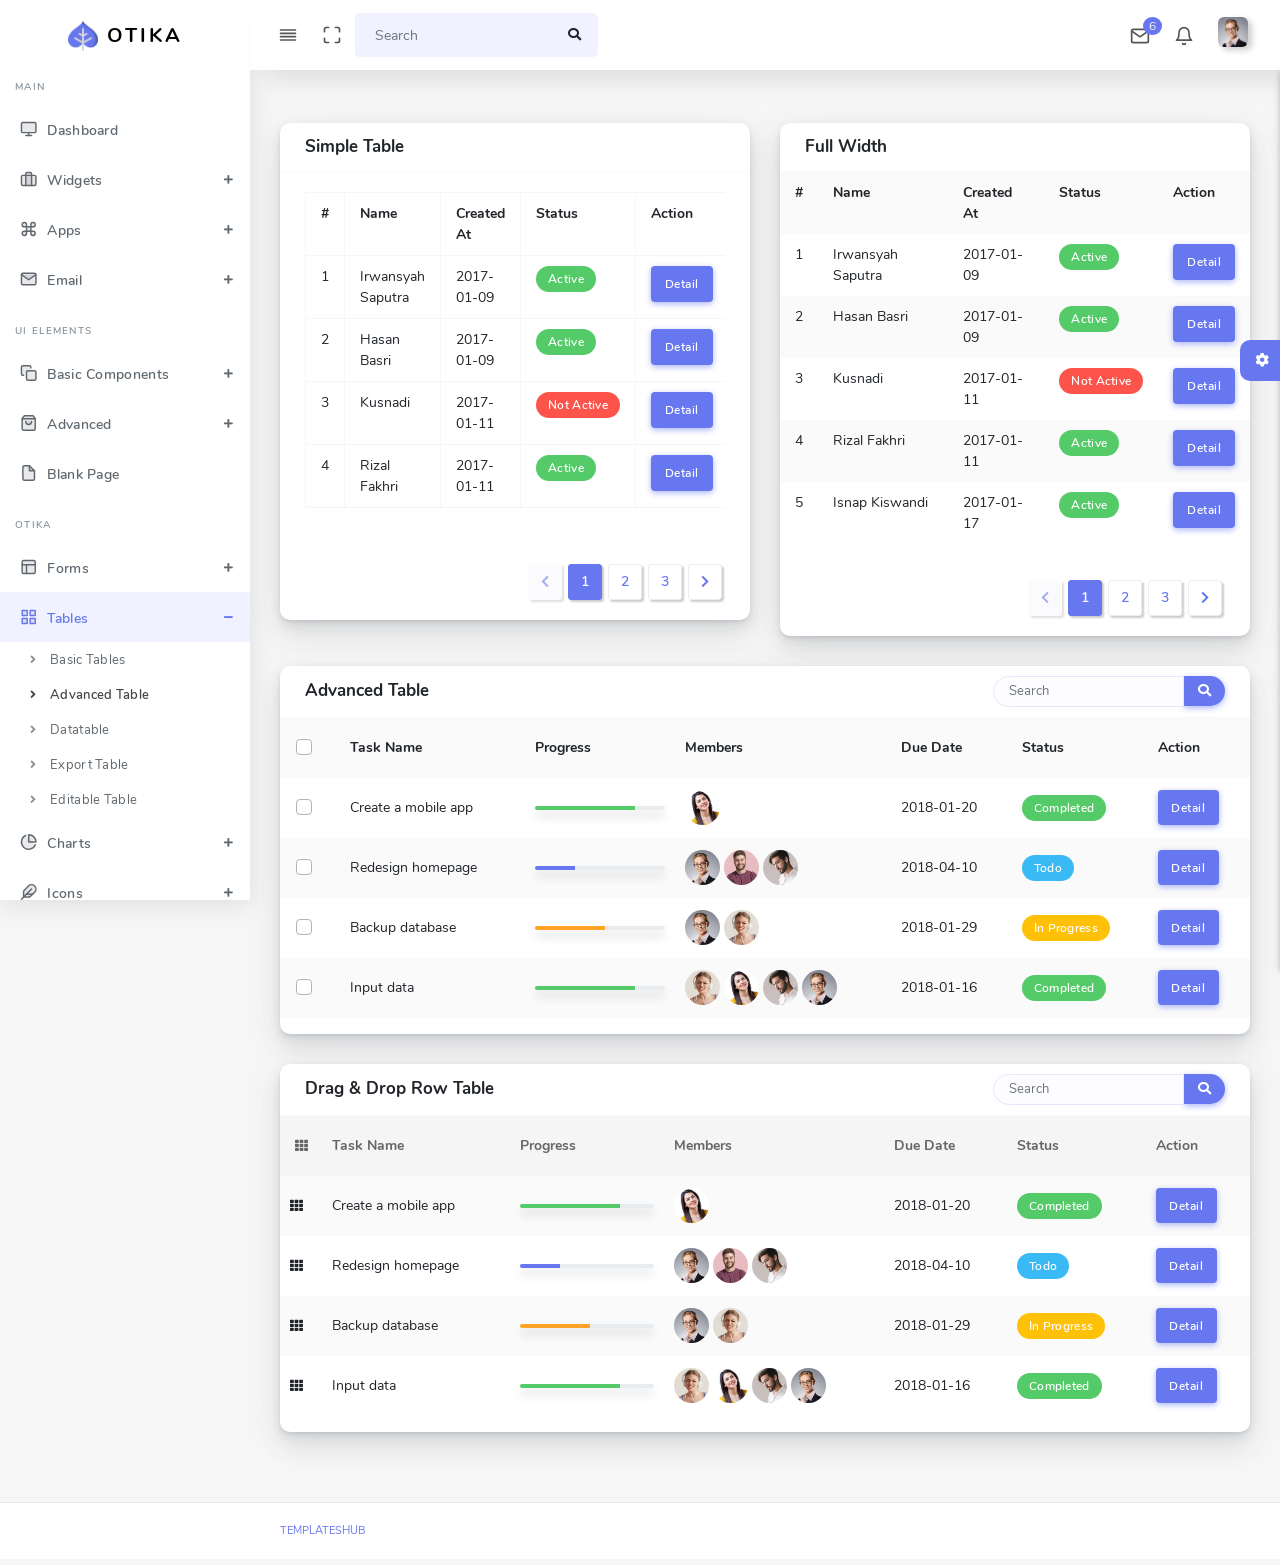
<file: views/newdesign/advance-table.html>
<!DOCTYPE html>
<html lang="en">


<!-- advance-table.html  21 Nov 2019 03:55:20 GMT -->
<head>
  <meta charset="UTF-8">
  <meta content="width=device-width, initial-scale=1, maximum-scale=1, shrink-to-fit=no" name="viewport">
  <title>Otika - Admin Dashboard Template</title>
  <!-- General CSS Files -->
  <link rel="stylesheet" href="assets/css/app.min.css">
  <!-- Template CSS -->
  <link rel="stylesheet" href="assets/css/style.css">
  <link rel="stylesheet" href="assets/css/components.css">
  <!-- Custom style CSS -->
  <link rel="stylesheet" href="assets/css/custom.css">
  <link rel='shortcut icon' type='image/x-icon' href='assets/img/favicon.ico' />
</head>

<body>
  <div class="loader"></div>
  <div id="app">
    <div class="main-wrapper main-wrapper-1">
      <div class="navbar-bg"></div>
      <nav class="navbar navbar-expand-lg main-navbar sticky">
        <div class="form-inline mr-auto">
          <ul class="navbar-nav mr-3">
            <li><a href="#" data-toggle="sidebar" class="nav-link nav-link-lg
									collapse-btn"> <i data-feather="align-justify"></i></a></li>
            <li><a href="#" class="nav-link nav-link-lg fullscreen-btn">
                <i data-feather="maximize"></i>
              </a></li>
            <li>
              <form class="form-inline mr-auto">
                <div class="search-element">
                  <input class="form-control" type="search" placeholder="Search" aria-label="Search" data-width="200">
                  <button class="btn" type="submit">
                    <i class="fas fa-search"></i>
                  </button>
                </div>
              </form>
            </li>
          </ul>
        </div>
        <ul class="navbar-nav navbar-right">
          <li class="dropdown dropdown-list-toggle"><a href="#" data-toggle="dropdown"
              class="nav-link nav-link-lg message-toggle"><i data-feather="mail"></i>
              <span class="badge headerBadge1">
                6 </span> </a>
            <div class="dropdown-menu dropdown-list dropdown-menu-right pullDown">
              <div class="dropdown-header">
                Messages
                <div class="float-right">
                  <a href="#">Mark All As Read</a>
                </div>
              </div>
              <div class="dropdown-list-content dropdown-list-message">
                <a href="#" class="dropdown-item"> <span class="dropdown-item-avatar
											text-white"> <img alt="image" src="assets/img/users/user-1.png" class="rounded-circle">
                  </span> <span class="dropdown-item-desc"> <span class="message-user">John
                      Deo</span>
                    <span class="time messege-text">Please check your mail !!</span>
                    <span class="time">2 Min Ago</span>
                  </span>
                </a> <a href="#" class="dropdown-item"> <span class="dropdown-item-avatar text-white">
                    <img alt="image" src="assets/img/users/user-2.png" class="rounded-circle">
                  </span> <span class="dropdown-item-desc"> <span class="message-user">Sarah
                      Smith</span> <span class="time messege-text">Request for leave
                      application</span>
                    <span class="time">5 Min Ago</span>
                  </span>
                </a> <a href="#" class="dropdown-item"> <span class="dropdown-item-avatar text-white">
                    <img alt="image" src="assets/img/users/user-5.png" class="rounded-circle">
                  </span> <span class="dropdown-item-desc"> <span class="message-user">Jacob
                      Ryan</span> <span class="time messege-text">Your payment invoice is
                      generated.</span> <span class="time">12 Min Ago</span>
                  </span>
                </a> <a href="#" class="dropdown-item"> <span class="dropdown-item-avatar text-white">
                    <img alt="image" src="assets/img/users/user-4.png" class="rounded-circle">
                  </span> <span class="dropdown-item-desc"> <span class="message-user">Lina
                      Smith</span> <span class="time messege-text">hii John, I have upload
                      doc
                      related to task.</span> <span class="time">30
                      Min Ago</span>
                  </span>
                </a> <a href="#" class="dropdown-item"> <span class="dropdown-item-avatar text-white">
                    <img alt="image" src="assets/img/users/user-3.png" class="rounded-circle">
                  </span> <span class="dropdown-item-desc"> <span class="message-user">Jalpa
                      Joshi</span> <span class="time messege-text">Please do as specify.
                      Let me
                      know if you have any query.</span> <span class="time">1
                      Days Ago</span>
                  </span>
                </a> <a href="#" class="dropdown-item"> <span class="dropdown-item-avatar text-white">
                    <img alt="image" src="assets/img/users/user-2.png" class="rounded-circle">
                  </span> <span class="dropdown-item-desc"> <span class="message-user">Sarah
                      Smith</span> <span class="time messege-text">Client Requirements</span>
                    <span class="time">2 Days Ago</span>
                  </span>
                </a>
              </div>
              <div class="dropdown-footer text-center">
                <a href="#">View All <i class="fas fa-chevron-right"></i></a>
              </div>
            </div>
          </li>
          <li class="dropdown dropdown-list-toggle"><a href="#" data-toggle="dropdown"
              class="nav-link notification-toggle nav-link-lg"><i data-feather="bell" class="bell"></i>
            </a>
            <div class="dropdown-menu dropdown-list dropdown-menu-right pullDown">
              <div class="dropdown-header">
                Notifications
                <div class="float-right">
                  <a href="#">Mark All As Read</a>
                </div>
              </div>
              <div class="dropdown-list-content dropdown-list-icons">
                <a href="#" class="dropdown-item dropdown-item-unread"> <span
                    class="dropdown-item-icon bg-primary text-white"> <i class="fas
												fa-code"></i>
                  </span> <span class="dropdown-item-desc"> Template update is
                    available now! <span class="time">2 Min
                      Ago</span>
                  </span>
                </a> <a href="#" class="dropdown-item"> <span class="dropdown-item-icon bg-info text-white"> <i class="far
												fa-user"></i>
                  </span> <span class="dropdown-item-desc"> <b>You</b> and <b>Dedik
                      Sugiharto</b> are now friends <span class="time">10 Hours
                      Ago</span>
                  </span>
                </a> <a href="#" class="dropdown-item"> <span class="dropdown-item-icon bg-success text-white"> <i
                      class="fas
												fa-check"></i>
                  </span> <span class="dropdown-item-desc"> <b>Kusnaedi</b> has
                    moved task <b>Fix bug header</b> to <b>Done</b> <span class="time">12
                      Hours
                      Ago</span>
                  </span>
                </a> <a href="#" class="dropdown-item"> <span class="dropdown-item-icon bg-danger text-white"> <i
                      class="fas fa-exclamation-triangle"></i>
                  </span> <span class="dropdown-item-desc"> Low disk space. Let's
                    clean it! <span class="time">17 Hours Ago</span>
                  </span>
                </a> <a href="#" class="dropdown-item"> <span class="dropdown-item-icon bg-info text-white"> <i class="fas
												fa-bell"></i>
                  </span> <span class="dropdown-item-desc"> Welcome to Otika
                    template! <span class="time">Yesterday</span>
                  </span>
                </a>
              </div>
              <div class="dropdown-footer text-center">
                <a href="#">View All <i class="fas fa-chevron-right"></i></a>
              </div>
            </div>
          </li>
          <li class="dropdown"><a href="#" data-toggle="dropdown"
              class="nav-link dropdown-toggle nav-link-lg nav-link-user"> <img alt="image" src="assets/img/user.png"
                class="user-img-radious-style"> <span class="d-sm-none d-lg-inline-block"></span></a>
            <div class="dropdown-menu dropdown-menu-right pullDown">
              <div class="dropdown-title">Hello Sarah Smith</div>
              <a href="profile.html" class="dropdown-item has-icon"> <i class="far
										fa-user"></i> Profile
              </a> <a href="timeline.html" class="dropdown-item has-icon"> <i class="fas fa-bolt"></i>
                Activities
              </a> <a href="#" class="dropdown-item has-icon"> <i class="fas fa-cog"></i>
                Settings
              </a>
              <div class="dropdown-divider"></div>
              <a href="auth-login.html" class="dropdown-item has-icon text-danger"> <i class="fas fa-sign-out-alt"></i>
                Logout
              </a>
            </div>
          </li>
        </ul>
      </nav>
      <div class="main-sidebar sidebar-style-2">
        <aside id="sidebar-wrapper">
          <div class="sidebar-brand">
            <a href="index.html"> <img alt="image" src="assets/img/logo.png" class="header-logo" /> <span
                class="logo-name">Otika</span>
            </a>
          </div>
          <ul class="sidebar-menu">
            <li class="menu-header">Main</li>
            <li class="dropdown">
              <a href="index.html" class="nav-link"><i data-feather="monitor"></i><span>Dashboard</span></a>
            </li>
            <li class="dropdown">
              <a href="#" class="menu-toggle nav-link has-dropdown"><i
                  data-feather="briefcase"></i><span>Widgets</span></a>
              <ul class="dropdown-menu">
                <li><a class="nav-link" href="widget-chart.html">Chart Widgets</a></li>
                <li><a class="nav-link" href="widget-data.html">Data Widgets</a></li>
              </ul>
            </li>
            <li class="dropdown">
              <a href="#" class="menu-toggle nav-link has-dropdown"><i data-feather="command"></i><span>Apps</span></a>
              <ul class="dropdown-menu">
                <li><a class="nav-link" href="chat.html">Chat</a></li>
                <li><a class="nav-link" href="portfolio.html">Portfolio</a></li>
                <li><a class="nav-link" href="blog.html">Blog</a></li>
                <li><a class="nav-link" href="calendar.html">Calendar</a></li>
              </ul>
            </li>
            <li class="dropdown">
              <a href="#" class="menu-toggle nav-link has-dropdown"><i data-feather="mail"></i><span>Email</span></a>
              <ul class="dropdown-menu">
                <li><a class="nav-link" href="email-inbox.html">Inbox</a></li>
                <li><a class="nav-link" href="email-compose.html">Compose</a></li>
                <li><a class="nav-link" href="email-read.html">read</a></li>
              </ul>
            </li>
            <li class="menu-header">UI Elements</li>
            <li class="dropdown">
              <a href="#" class="menu-toggle nav-link has-dropdown"><i data-feather="copy"></i><span>Basic
                  Components</span></a>
              <ul class="dropdown-menu">
                <li><a class="nav-link" href="alert.html">Alert</a></li>
                <li><a class="nav-link" href="badge.html">Badge</a></li>
                <li><a class="nav-link" href="breadcrumb.html">Breadcrumb</a></li>
                <li><a class="nav-link" href="buttons.html">Buttons</a></li>
                <li><a class="nav-link" href="collapse.html">Collapse</a></li>
                <li><a class="nav-link" href="dropdown.html">Dropdown</a></li>
                <li><a class="nav-link" href="checkbox-and-radio.html">Checkbox &amp; Radios</a></li>
                <li><a class="nav-link" href="list-group.html">List Group</a></li>
                <li><a class="nav-link" href="media-object.html">Media Object</a></li>
                <li><a class="nav-link" href="navbar.html">Navbar</a></li>
                <li><a class="nav-link" href="pagination.html">Pagination</a></li>
                <li><a class="nav-link" href="popover.html">Popover</a></li>
                <li><a class="nav-link" href="progress.html">Progress</a></li>
                <li><a class="nav-link" href="tooltip.html">Tooltip</a></li>
                <li><a class="nav-link" href="flags.html">Flag</a></li>
                <li><a class="nav-link" href="typography.html">Typography</a></li>
              </ul>
            </li>
            <li class="dropdown">
              <a href="#" class="menu-toggle nav-link has-dropdown"><i
                  data-feather="shopping-bag"></i><span>Advanced</span></a>
              <ul class="dropdown-menu">
                <li><a class="nav-link" href="avatar.html">Avatar</a></li>
                <li><a class="nav-link" href="card.html">Card</a></li>
                <li><a class="nav-link" href="modal.html">Modal</a></li>
                <li><a class="nav-link" href="sweet-alert.html">Sweet Alert</a></li>
                <li><a class="nav-link" href="toastr.html">Toastr</a></li>
                <li><a class="nav-link" href="empty-state.html">Empty State</a></li>
                <li><a class="nav-link" href="multiple-upload.html">Multiple Upload</a></li>
                <li><a class="nav-link" href="pricing.html">Pricing</a></li>
                <li><a class="nav-link" href="tabs.html">Tab</a></li>
              </ul>
            </li>
            <li><a class="nav-link" href="blank.html"><i data-feather="file"></i><span>Blank Page</span></a></li>
            <li class="menu-header">Otika</li>
            <li class="dropdown">
              <a href="#" class="menu-toggle nav-link has-dropdown"><i data-feather="layout"></i><span>Forms</span></a>
              <ul class="dropdown-menu">
                <li><a class="nav-link" href="basic-form.html">Basic Form</a></li>
                <li><a class="nav-link" href="forms-advanced-form.html">Advanced Form</a></li>
                <li><a class="nav-link" href="forms-editor.html">Editor</a></li>
                <li><a class="nav-link" href="forms-validation.html">Validation</a></li>
                <li><a class="nav-link" href="form-wizard.html">Form Wizard</a></li>
              </ul>
            </li>
            <li class="dropdown active">
              <a href="#" class="menu-toggle nav-link has-dropdown"><i data-feather="grid"></i><span>Tables</span></a>
              <ul class="dropdown-menu">
                <li><a class="nav-link" href="basic-table.html">Basic Tables</a></li>
                <li class="active"><a class="nav-link" href="advance-table.html">Advanced Table</a></li>
                <li><a class="nav-link" href="datatables.html">Datatable</a></li>
                <li><a class="nav-link" href="export-table.html">Export Table</a></li>
                <li><a class="nav-link" href="editable-table.html">Editable Table</a></li>
              </ul>
            </li>
            <li class="dropdown">
              <a href="#" class="menu-toggle nav-link has-dropdown"><i
                  data-feather="pie-chart"></i><span>Charts</span></a>
              <ul class="dropdown-menu">
                <li><a class="nav-link" href="chart-amchart.html">amChart</a></li>
                <li><a class="nav-link" href="chart-apexchart.html">apexchart</a></li>
                <li><a class="nav-link" href="chart-echart.html">eChart</a></li>
                <li><a class="nav-link" href="chart-chartjs.html">Chartjs</a></li>
                <li><a class="nav-link" href="chart-sparkline.html">Sparkline</a></li>
                <li><a class="nav-link" href="chart-morris.html">Morris</a></li>
              </ul>
            </li>
            <li class="dropdown">
              <a href="#" class="menu-toggle nav-link has-dropdown"><i data-feather="feather"></i><span>Icons</span></a>
              <ul class="dropdown-menu">
                <li><a class="nav-link" href="icon-font-awesome.html">Font Awesome</a></li>
                <li><a class="nav-link" href="icon-material.html">Material Design</a></li>
                <li><a class="nav-link" href="icon-ionicons.html">Ion Icons</a></li>
                <li><a class="nav-link" href="icon-feather.html">Feather Icons</a></li>
                <li><a class="nav-link" href="icon-weather-icon.html">Weather Icon</a></li>
              </ul>
            </li>
            <li class="menu-header">Media</li>
            <li class="dropdown">
              <a href="#" class="menu-toggle nav-link has-dropdown"><i data-feather="image"></i><span>Gallery</span></a>
              <ul class="dropdown-menu">
                <li><a class="nav-link" href="light-gallery.html">Light Gallery</a></li>
                <li><a href="gallery1.html">Gallery 2</a></li>
              </ul>
            </li>
            <li class="dropdown">
              <a href="#" class="menu-toggle nav-link has-dropdown"><i data-feather="flag"></i><span>Sliders</span></a>
              <ul class="dropdown-menu">
                <li><a href="carousel.html">Bootstrap Carousel.html</a></li>
                <li><a class="nav-link" href="owl-carousel.html">Owl Carousel</a></li>
              </ul>
            </li>
            <li><a class="nav-link" href="timeline.html"><i data-feather="sliders"></i><span>Timeline</span></a></li>
            <li class="menu-header">Maps</li>
            <li class="dropdown">
              <a href="#" class="menu-toggle nav-link has-dropdown"><i data-feather="map"></i><span>Google
                  Maps</span></a>
              <ul class="dropdown-menu">
                <li><a href="gmaps-advanced-route.html">Advanced Route</a></li>
                <li><a href="gmaps-draggable-marker.html">Draggable Marker</a></li>
                <li><a href="gmaps-geocoding.html">Geocoding</a></li>
                <li><a href="gmaps-geolocation.html">Geolocation</a></li>
                <li><a href="gmaps-marker.html">Marker</a></li>
                <li><a href="gmaps-multiple-marker.html">Multiple Marker</a></li>
                <li><a href="gmaps-route.html">Route</a></li>
                <li><a href="gmaps-simple.html">Simple</a></li>
              </ul>
            </li>
            <li><a class="nav-link" href="vector-map.html"><i data-feather="map-pin"></i><span>Vector
                  Map</span></a></li>
            <li class="menu-header">Pages</li>
            <li class="dropdown">
              <a href="#" class="menu-toggle nav-link has-dropdown"><i
                  data-feather="user-check"></i><span>Auth</span></a>
              <ul class="dropdown-menu">
                <li><a href="auth-login.html">Login</a></li>
                <li><a href="auth-register.html">Register</a></li>
                <li><a href="auth-forgot-password.html">Forgot Password</a></li>
                <li><a href="auth-reset-password.html">Reset Password</a></li>
                <li><a href="subscribe.html">Subscribe</a></li>
              </ul>
            </li>
            <li class="dropdown">
              <a href="#" class="menu-toggle nav-link has-dropdown"><i
                  data-feather="alert-triangle"></i><span>Errors</span></a>
              <ul class="dropdown-menu">
                <li><a class="nav-link" href="errors-503.html">503</a></li>
                <li><a class="nav-link" href="errors-403.html">403</a></li>
                <li><a class="nav-link" href="errors-404.html">404</a></li>
                <li><a class="nav-link" href="errors-500.html">500</a></li>
              </ul>
            </li>
            <li class="dropdown">
              <a href="#" class="menu-toggle nav-link has-dropdown"><i data-feather="anchor"></i><span>Other
                  Pages</span></a>
              <ul class="dropdown-menu">
                <li><a class="nav-link" href="create-post.html">Create Post</a></li>
                <li><a class="nav-link" href="posts.html">Posts</a></li>
                <li><a class="nav-link" href="profile.html">Profile</a></li>
                <li><a class="nav-link" href="contact.html">Contact</a></li>
                <li><a class="nav-link" href="invoice.html">Invoice</a></li>
              </ul>
            </li>
            <li class="dropdown">
              <a href="#" class="menu-toggle nav-link has-dropdown"><i
                  data-feather="chevrons-down"></i><span>Multilevel</span></a>
              <ul class="dropdown-menu">
                <li><a href="#">Menu 1</a></li>
                <li class="dropdown">
                  <a href="#" class="has-dropdown">Menu 2</a>
                  <ul class="dropdown-menu">
                    <li><a href="#">Child Menu 1</a></li>
                    <li class="dropdown">
                      <a href="#" class="has-dropdown">Child Menu 2</a>
                      <ul class="dropdown-menu">
                        <li><a href="#">Child Menu 1</a></li>
                        <li><a href="#">Child Menu 2</a></li>
                      </ul>
                    </li>
                    <li><a href="#"> Child Menu 3</a></li>
                  </ul>
                </li>
              </ul>
            </li>
          </ul>
        </aside>
      </div>
      <!-- Main Content -->
      <div class="main-content">
        <section class="section">
          <div class="section-body">
            <div class="row">
              <div class="col-12 col-md-6 col-lg-6">
                <div class="card">
                  <div class="card-header">
                    <h4>Simple Table</h4>
                  </div>
                  <div class="card-body">
                    <div class="table-responsive">
                      <table class="table table-bordered table-md">
                        <tr>
                          <th>#</th>
                          <th>Name</th>
                          <th>Created At</th>
                          <th>Status</th>
                          <th>Action</th>
                        </tr>
                        <tr>
                          <td>1</td>
                          <td>Irwansyah Saputra</td>
                          <td>2017-01-09</td>
                          <td>
                            <div class="badge badge-success">Active</div>
                          </td>
                          <td><a href="#" class="btn btn-primary">Detail</a></td>
                        </tr>
                        <tr>
                          <td>2</td>
                          <td>Hasan Basri</td>
                          <td>2017-01-09</td>
                          <td>
                            <div class="badge badge-success">Active</div>
                          </td>
                          <td><a href="#" class="btn btn-primary">Detail</a></td>
                        </tr>
                        <tr>
                          <td>3</td>
                          <td>Kusnadi</td>
                          <td>2017-01-11</td>
                          <td>
                            <div class="badge badge-danger">Not Active</div>
                          </td>
                          <td><a href="#" class="btn btn-primary">Detail</a></td>
                        </tr>
                        <tr>
                          <td>4</td>
                          <td>Rizal Fakhri</td>
                          <td>2017-01-11</td>
                          <td>
                            <div class="badge badge-success">Active</div>
                          </td>
                          <td><a href="#" class="btn btn-primary">Detail</a></td>
                        </tr>
                      </table>
                    </div>
                  </div>
                  <div class="card-footer text-right">
                    <nav class="d-inline-block">
                      <ul class="pagination mb-0">
                        <li class="page-item disabled">
                          <a class="page-link" href="#" tabindex="-1"><i class="fas fa-chevron-left"></i></a>
                        </li>
                        <li class="page-item active"><a class="page-link" href="#">1 <span
                              class="sr-only">(current)</span></a></li>
                        <li class="page-item">
                          <a class="page-link" href="#">2</a>
                        </li>
                        <li class="page-item"><a class="page-link" href="#">3</a></li>
                        <li class="page-item">
                          <a class="page-link" href="#"><i class="fas fa-chevron-right"></i></a>
                        </li>
                      </ul>
                    </nav>
                  </div>
                </div>
              </div>
              <div class="col-12 col-md-6 col-lg-6">
                <div class="card">
                  <div class="card-header">
                    <h4>Full Width</h4>
                  </div>
                  <div class="card-body p-0">
                    <div class="table-responsive">
                      <table class="table table-striped table-md">
                        <tr>
                          <th>#</th>
                          <th>Name</th>
                          <th>Created At</th>
                          <th>Status</th>
                          <th>Action</th>
                        </tr>
                        <tr>
                          <td>1</td>
                          <td>Irwansyah Saputra</td>
                          <td>2017-01-09</td>
                          <td>
                            <div class="badge badge-success">Active</div>
                          </td>
                          <td><a href="#" class="btn btn-primary">Detail</a></td>
                        </tr>
                        <tr>
                          <td>2</td>
                          <td>Hasan Basri</td>
                          <td>2017-01-09</td>
                          <td>
                            <div class="badge badge-success">Active</div>
                          </td>
                          <td><a href="#" class="btn btn-primary">Detail</a></td>
                        </tr>
                        <tr>
                          <td>3</td>
                          <td>Kusnadi</td>
                          <td>2017-01-11</td>
                          <td>
                            <div class="badge badge-danger">Not Active</div>
                          </td>
                          <td><a href="#" class="btn btn-primary">Detail</a></td>
                        </tr>
                        <tr>
                          <td>4</td>
                          <td>Rizal Fakhri</td>
                          <td>2017-01-11</td>
                          <td>
                            <div class="badge badge-success">Active</div>
                          </td>
                          <td><a href="#" class="btn btn-primary">Detail</a></td>
                        </tr>
                        <tr>
                          <td>5</td>
                          <td>Isnap Kiswandi</td>
                          <td>2017-01-17</td>
                          <td>
                            <div class="badge badge-success">Active</div>
                          </td>
                          <td><a href="#" class="btn btn-primary">Detail</a></td>
                        </tr>
                      </table>
                    </div>
                  </div>
                  <div class="card-footer text-right">
                    <nav class="d-inline-block">
                      <ul class="pagination mb-0">
                        <li class="page-item disabled">
                          <a class="page-link" href="#" tabindex="-1"><i class="fas fa-chevron-left"></i></a>
                        </li>
                        <li class="page-item active"><a class="page-link" href="#">1 <span
                              class="sr-only">(current)</span></a></li>
                        <li class="page-item">
                          <a class="page-link" href="#">2</a>
                        </li>
                        <li class="page-item"><a class="page-link" href="#">3</a></li>
                        <li class="page-item">
                          <a class="page-link" href="#"><i class="fas fa-chevron-right"></i></a>
                        </li>
                      </ul>
                    </nav>
                  </div>
                </div>
              </div>
            </div>
            <div class="row">
              <div class="col-12">
                <div class="card">
                  <div class="card-header">
                    <h4>Advanced Table</h4>
                    <div class="card-header-form">
                      <form>
                        <div class="input-group">
                          <input type="text" class="form-control" placeholder="Search">
                          <div class="input-group-btn">
                            <button class="btn btn-primary"><i class="fas fa-search"></i></button>
                          </div>
                        </div>
                      </form>
                    </div>
                  </div>
                  <div class="card-body p-0">
                    <div class="table-responsive">
                      <table class="table table-striped">
                        <tr>
                          <th class="text-center">
                            <div class="custom-checkbox custom-checkbox-table custom-control">
                              <input type="checkbox" data-checkboxes="mygroup" data-checkbox-role="dad"
                                class="custom-control-input" id="checkbox-all">
                              <label for="checkbox-all" class="custom-control-label">&nbsp;</label>
                            </div>
                          </th>
                          <th>Task Name</th>
                          <th>Progress</th>
                          <th>Members</th>
                          <th>Due Date</th>
                          <th>Status</th>
                          <th>Action</th>
                        </tr>
                        <tr>
                          <td class="p-0 text-center">
                            <div class="custom-checkbox custom-control">
                              <input type="checkbox" data-checkboxes="mygroup" class="custom-control-input"
                                id="checkbox-1">
                              <label for="checkbox-1" class="custom-control-label">&nbsp;</label>
                            </div>
                          </td>
                          <td>Create a mobile app</td>
                          <td class="align-middle">
                            <div class="progress" data-height="4" data-toggle="tooltip" title="100%">
                              <div class="progress-bar bg-success" data-width="100"></div>
                            </div>
                          </td>
                          <td>
                            <img alt="image" src="assets/img/users/user-5.png" class="rounded-circle" width="35"
                              data-toggle="tooltip" title="Wildan Ahdian">
                          </td>
                          <td>2018-01-20</td>
                          <td>
                            <div class="badge badge-success">Completed</div>
                          </td>
                          <td><a href="#" class="btn btn-primary">Detail</a></td>
                        </tr>
                        <tr>
                          <td class="p-0 text-center">
                            <div class="custom-checkbox custom-control">
                              <input type="checkbox" data-checkboxes="mygroup" class="custom-control-input"
                                id="checkbox-2">
                              <label for="checkbox-2" class="custom-control-label">&nbsp;</label>
                            </div>
                          </td>
                          <td>Redesign homepage</td>
                          <td class="align-middle">
                            <div class="progress" data-height="4" data-toggle="tooltip" title="40%">
                              <div class="progress-bar" data-width="40"></div>
                            </div>
                          </td>
                          <td>
                            <img alt="image" src="assets/img/users/user-1.png" class="rounded-circle" width="35"
                              data-toggle="tooltip" title="Nur Alpiana">
                            <img alt="image" src="assets/img/users/user-3.png" class="rounded-circle" width="35"
                              data-toggle="tooltip" title="Hariono Yusup">
                            <img alt="image" src="assets/img/users/user-4.png" class="rounded-circle" width="35"
                              data-toggle="tooltip" title="Bagus Dwi Cahya">
                          </td>
                          <td>2018-04-10</td>
                          <td>
                            <div class="badge badge-info">Todo</div>
                          </td>
                          <td><a href="#" class="btn btn-primary">Detail</a></td>
                        </tr>
                        <tr>
                          <td class="p-0 text-center">
                            <div class="custom-checkbox custom-control">
                              <input type="checkbox" data-checkboxes="mygroup" class="custom-control-input"
                                id="checkbox-3">
                              <label for="checkbox-3" class="custom-control-label">&nbsp;</label>
                            </div>
                          </td>
                          <td>Backup database</td>
                          <td class="align-middle">
                            <div class="progress" data-height="4" data-toggle="tooltip" title="70%">
                              <div class="progress-bar bg-warning" data-width="70"></div>
                            </div>
                          </td>
                          <td>
                            <img alt="image" src="assets/img/users/user-1.png" class="rounded-circle" width="35"
                              data-toggle="tooltip" title="Rizal Fakhri">
                            <img alt="image" src="assets/img/users/user-2.png" class="rounded-circle" width="35"
                              data-toggle="tooltip" title="Hasan Basri">
                          </td>
                          <td>2018-01-29</td>
                          <td>
                            <div class="badge badge-warning">In Progress</div>
                          </td>
                          <td><a href="#" class="btn btn-primary">Detail</a></td>
                        </tr>
                        <tr>
                          <td class="p-0 text-center">
                            <div class="custom-checkbox custom-control">
                              <input type="checkbox" data-checkboxes="mygroup" class="custom-control-input"
                                id="checkbox-4">
                              <label for="checkbox-4" class="custom-control-label">&nbsp;</label>
                            </div>
                          </td>
                          <td>Input data</td>
                          <td class="align-middle">
                            <div class="progress" data-height="4" data-toggle="tooltip" title="100%">
                              <div class="progress-bar bg-success" data-width="100"></div>
                            </div>
                          </td>
                          <td>
                            <img alt="image" src="assets/img/users/user-2.png" class="rounded-circle" width="35"
                              data-toggle="tooltip" title="Rizal Fakhri">
                            <img alt="image" src="assets/img/users/user-5.png" class="rounded-circle" width="35"
                              data-toggle="tooltip" title="Isnap Kiswandi">
                            <img alt="image" src="assets/img/users/user-4.png" class="rounded-circle" width="35"
                              data-toggle="tooltip" title="Yudi Nawawi">
                            <img alt="image" src="assets/img/users/user-1.png" class="rounded-circle" width="35"
                              data-toggle="tooltip" title="Khaerul Anwar">
                          </td>
                          <td>2018-01-16</td>
                          <td>
                            <div class="badge badge-success">Completed</div>
                          </td>
                          <td><a href="#" class="btn btn-primary">Detail</a></td>
                        </tr>
                      </table>
                    </div>
                  </div>
                </div>
              </div>
            </div>
            <div class="row">
              <div class="col-12">
                <div class="card">
                  <div class="card-header">
                    <h4>Drag & Drop Row Table</h4>
                    <div class="card-header-action">
                      <form>
                        <div class="input-group">
                          <input type="text" class="form-control" placeholder="Search">
                          <div class="input-group-btn">
                            <button class="btn btn-primary"><i class="fas fa-search"></i></button>
                          </div>
                        </div>
                      </form>
                    </div>
                  </div>
                  <div class="card-body p-0">
                    <div class="table-responsive">
                      <table class="table table-striped" id="sortable-table">
                        <thead>
                          <tr>
                            <th class="text-center">
                              <i class="fas fa-th"></i>
                            </th>
                            <th>Task Name</th>
                            <th>Progress</th>
                            <th>Members</th>
                            <th>Due Date</th>
                            <th>Status</th>
                            <th>Action</th>
                          </tr>
                        </thead>
                        <tbody>
                          <tr>
                            <td>
                              <div class="sort-handler">
                                <i class="fas fa-th"></i>
                              </div>
                            </td>
                            <td>Create a mobile app</td>
                            <td class="align-middle">
                              <div class="progress" data-height="4" data-toggle="tooltip" title="100%">
                                <div class="progress-bar bg-success" data-width="100"></div>
                              </div>
                            </td>
                            <td>
                              <img alt="image" src="assets/img/users/user-5.png" class="rounded-circle" width="35"
                                data-toggle="tooltip" title="Wildan Ahdian">
                            </td>
                            <td>2018-01-20</td>
                            <td>
                              <div class="badge badge-success">Completed</div>
                            </td>
                            <td><a href="#" class="btn btn-primary">Detail</a></td>
                          </tr>
                          <tr>
                            <td>
                              <div class="sort-handler">
                                <i class="fas fa-th"></i>
                              </div>
                            </td>
                            <td>Redesign homepage</td>
                            <td class="align-middle">
                              <div class="progress" data-height="4" data-toggle="tooltip" title="40%">
                                <div class="progress-bar" data-width="40"></div>
                              </div>
                            </td>
                            <td>
                              <img alt="image" src="assets/img/users/user-1.png" class="rounded-circle" width="35"
                                data-toggle="tooltip" title="Nur Alpiana">
                              <img alt="image" src="assets/img/users/user-3.png" class="rounded-circle" width="35"
                                data-toggle="tooltip" title="Hariono Yusup">
                              <img alt="image" src="assets/img/users/user-4.png" class="rounded-circle" width="35"
                                data-toggle="tooltip" title="Bagus Dwi Cahya">
                            </td>
                            <td>2018-04-10</td>
                            <td>
                              <div class="badge badge-info">Todo</div>
                            </td>
                            <td><a href="#" class="btn btn-primary">Detail</a></td>
                          </tr>
                          <tr>
                            <td>
                              <div class="sort-handler">
                                <i class="fas fa-th"></i>
                              </div>
                            </td>
                            <td>Backup database</td>
                            <td class="align-middle">
                              <div class="progress" data-height="4" data-toggle="tooltip" title="70%">
                                <div class="progress-bar bg-warning" data-width="70"></div>
                              </div>
                            </td>
                            <td>
                              <img alt="image" src="assets/img/users/user-1.png" class="rounded-circle" width="35"
                                data-toggle="tooltip" title="Rizal Fakhri">
                              <img alt="image" src="assets/img/users/user-2.png" class="rounded-circle" width="35"
                                data-toggle="tooltip" title="Hasan Basri">
                            </td>
                            <td>2018-01-29</td>
                            <td>
                              <div class="badge badge-warning">In Progress</div>
                            </td>
                            <td><a href="#" class="btn btn-primary">Detail</a></td>
                          </tr>
                          <tr>
                            <td>
                              <div class="sort-handler">
                                <i class="fas fa-th"></i>
                              </div>
                            </td>
                            <td>Input data</td>
                            <td class="align-middle">
                              <div class="progress" data-height="4" data-toggle="tooltip" title="100%">
                                <div class="progress-bar bg-success" data-width="100"></div>
                              </div>
                            </td>
                            <td>
                              <img alt="image" src="assets/img/users/user-2.png" class="rounded-circle" width="35"
                                data-toggle="tooltip" title="Rizal Fakhri">
                              <img alt="image" src="assets/img/users/user-5.png" class="rounded-circle" width="35"
                                data-toggle="tooltip" title="Isnap Kiswandi">
                              <img alt="image" src="assets/img/users/user-4.png" class="rounded-circle" width="35"
                                data-toggle="tooltip" title="Yudi Nawawi">
                              <img alt="image" src="assets/img/users/user-1.png" class="rounded-circle" width="35"
                                data-toggle="tooltip" title="Khaerul Anwar">
                            </td>
                            <td>2018-01-16</td>
                            <td>
                              <div class="badge badge-success">Completed</div>
                            </td>
                            <td><a href="#" class="btn btn-primary">Detail</a></td>
                          </tr>
                        </tbody>
                      </table>
                    </div>
                  </div>
                </div>
              </div>
            </div>
          </div>
        </section>
        <div class="settingSidebar">
          <a href="javascript:void(0)" class="settingPanelToggle"> <i class="fa fa-spin fa-cog"></i>
          </a>
          <div class="settingSidebar-body ps-container ps-theme-default">
            <div class=" fade show active">
              <div class="setting-panel-header">Setting Panel
              </div>
              <div class="p-15 border-bottom">
                <h6 class="font-medium m-b-10">Select Layout</h6>
                <div class="selectgroup layout-color w-50">
                  <label class="selectgroup-item">
                    <input type="radio" name="value" value="1" class="selectgroup-input-radio select-layout" checked>
                    <span class="selectgroup-button">Light</span>
                  </label>
                  <label class="selectgroup-item">
                    <input type="radio" name="value" value="2" class="selectgroup-input-radio select-layout">
                    <span class="selectgroup-button">Dark</span>
                  </label>
                </div>
              </div>
              <div class="p-15 border-bottom">
                <h6 class="font-medium m-b-10">Sidebar Color</h6>
                <div class="selectgroup selectgroup-pills sidebar-color">
                  <label class="selectgroup-item">
                    <input type="radio" name="icon-input" value="1" class="selectgroup-input select-sidebar">
                    <span class="selectgroup-button selectgroup-button-icon" data-toggle="tooltip"
                      data-original-title="Light Sidebar"><i class="fas fa-sun"></i></span>
                  </label>
                  <label class="selectgroup-item">
                    <input type="radio" name="icon-input" value="2" class="selectgroup-input select-sidebar" checked>
                    <span class="selectgroup-button selectgroup-button-icon" data-toggle="tooltip"
                      data-original-title="Dark Sidebar"><i class="fas fa-moon"></i></span>
                  </label>
                </div>
              </div>
              <div class="p-15 border-bottom">
                <h6 class="font-medium m-b-10">Color Theme</h6>
                <div class="theme-setting-options">
                  <ul class="choose-theme list-unstyled mb-0">
                    <li title="white" class="active">
                      <div class="white"></div>
                    </li>
                    <li title="cyan">
                      <div class="cyan"></div>
                    </li>
                    <li title="black">
                      <div class="black"></div>
                    </li>
                    <li title="purple">
                      <div class="purple"></div>
                    </li>
                    <li title="orange">
                      <div class="orange"></div>
                    </li>
                    <li title="green">
                      <div class="green"></div>
                    </li>
                    <li title="red">
                      <div class="red"></div>
                    </li>
                  </ul>
                </div>
              </div>
              <div class="p-15 border-bottom">
                <div class="theme-setting-options">
                  <label class="m-b-0">
                    <input type="checkbox" name="custom-switch-checkbox" class="custom-switch-input"
                      id="mini_sidebar_setting">
                    <span class="custom-switch-indicator"></span>
                    <span class="control-label p-l-10">Mini Sidebar</span>
                  </label>
                </div>
              </div>
              <div class="p-15 border-bottom">
                <div class="theme-setting-options">
                  <label class="m-b-0">
                    <input type="checkbox" name="custom-switch-checkbox" class="custom-switch-input"
                      id="sticky_header_setting">
                    <span class="custom-switch-indicator"></span>
                    <span class="control-label p-l-10">Sticky Header</span>
                  </label>
                </div>
              </div>
              <div class="mt-4 mb-4 p-3 align-center rt-sidebar-last-ele">
                <a href="#" class="btn btn-icon icon-left btn-primary btn-restore-theme">
                  <i class="fas fa-undo"></i> Restore Default
                </a>
              </div>
            </div>
          </div>
        </div>
      </div>
      <footer class="main-footer">
        <div class="footer-left">
          <a href="templateshub.net">Templateshub</a></a>
        </div>
        <div class="footer-right">
        </div>
      </footer>
    </div>
  </div>
  <!-- General JS Scripts -->
  <script src="assets/js/app.min.js"></script>
  <!-- JS Libraies -->
  <script src="assets/bundles/jquery-ui/jquery-ui.min.js"></script>
  <!-- Page Specific JS File -->
  <script src="assets/js/page/advance-table.js"></script>
  <!-- Template JS File -->
  <script src="assets/js/scripts.js"></script>
  <!-- Custom JS File -->
  <script src="assets/js/custom.js"></script>
</body>


<!-- advance-table.html  21 Nov 2019 03:55:21 GMT -->
</html>
</file>
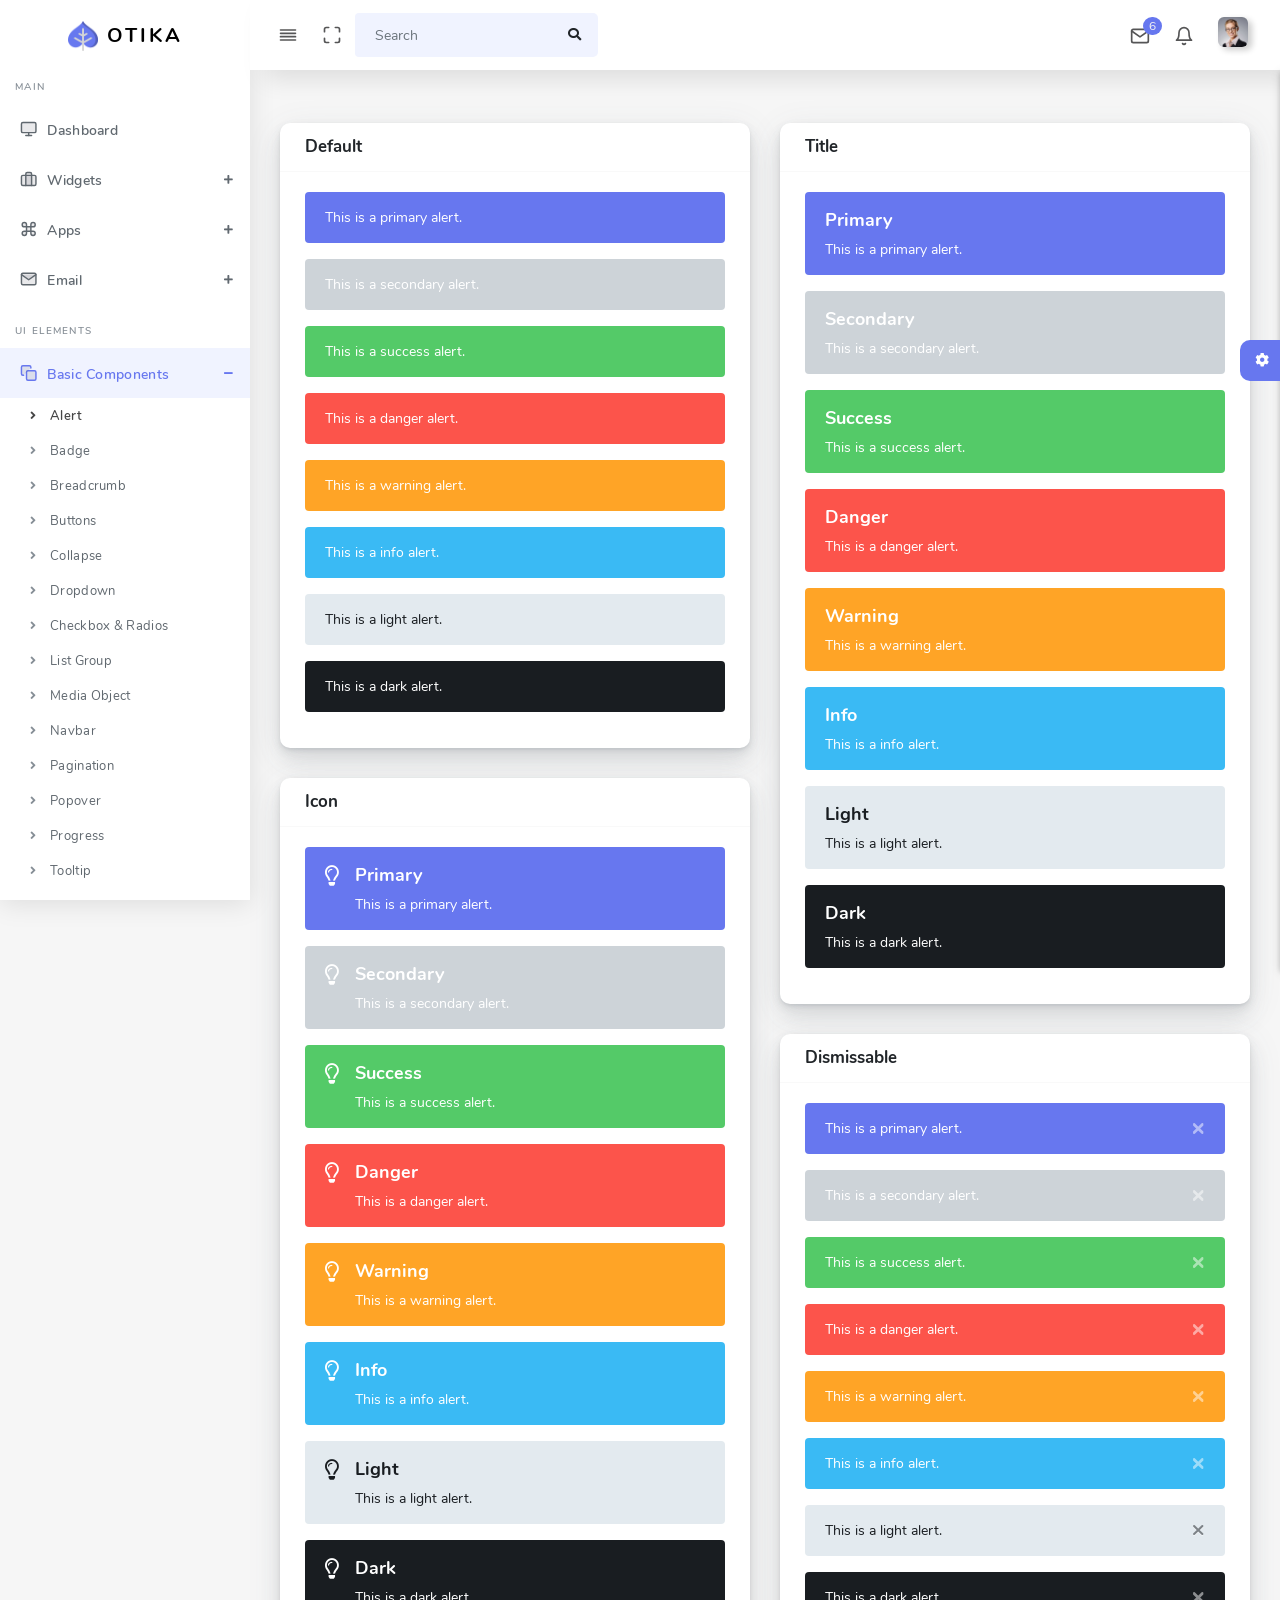
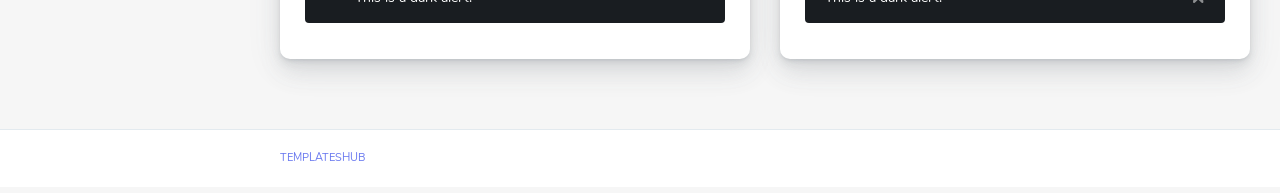
<file: views/newdesign/alert.html>
<!DOCTYPE html>
<html lang="en">


<!-- alert.html  21 Nov 2019 03:51:00 GMT -->
<head>
  <meta charset="UTF-8">
  <meta content="width=device-width, initial-scale=1, maximum-scale=1, shrink-to-fit=no" name="viewport">
  <title>Otika - Admin Dashboard Template</title>
  <!-- General CSS Files -->
  <link rel="stylesheet" href="assets/css/app.min.css">
  <!-- Template CSS -->
  <link rel="stylesheet" href="assets/css/style.css">
  <link rel="stylesheet" href="assets/css/components.css">
  <!-- Custom style CSS -->
  <link rel="stylesheet" href="assets/css/custom.css">
  <link rel='shortcut icon' type='image/x-icon' href='assets/img/favicon.ico' />
</head>

<body>
  <div class="loader"></div>
  <div id="app">
    <div class="main-wrapper main-wrapper-1">
      <div class="navbar-bg"></div>
      <nav class="navbar navbar-expand-lg main-navbar sticky">
        <div class="form-inline mr-auto">
          <ul class="navbar-nav mr-3">
            <li><a href="#" data-toggle="sidebar" class="nav-link nav-link-lg
									collapse-btn"> <i data-feather="align-justify"></i></a></li>
            <li><a href="#" class="nav-link nav-link-lg fullscreen-btn">
                <i data-feather="maximize"></i>
              </a></li>
            <li>
              <form class="form-inline mr-auto">
                <div class="search-element">
                  <input class="form-control" type="search" placeholder="Search" aria-label="Search" data-width="200">
                  <button class="btn" type="submit">
                    <i class="fas fa-search"></i>
                  </button>
                </div>
              </form>
            </li>
          </ul>
        </div>
        <ul class="navbar-nav navbar-right">
          <li class="dropdown dropdown-list-toggle"><a href="#" data-toggle="dropdown"
              class="nav-link nav-link-lg message-toggle"><i data-feather="mail"></i>
              <span class="badge headerBadge1">
                6 </span> </a>
            <div class="dropdown-menu dropdown-list dropdown-menu-right pullDown">
              <div class="dropdown-header">
                Messages
                <div class="float-right">
                  <a href="#">Mark All As Read</a>
                </div>
              </div>
              <div class="dropdown-list-content dropdown-list-message">
                <a href="#" class="dropdown-item"> <span class="dropdown-item-avatar
											text-white"> <img alt="image" src="assets/img/users/user-1.png" class="rounded-circle">
                  </span> <span class="dropdown-item-desc"> <span class="message-user">John
                      Deo</span>
                    <span class="time messege-text">Please check your mail !!</span>
                    <span class="time">2 Min Ago</span>
                  </span>
                </a> <a href="#" class="dropdown-item"> <span class="dropdown-item-avatar text-white">
                    <img alt="image" src="assets/img/users/user-2.png" class="rounded-circle">
                  </span> <span class="dropdown-item-desc"> <span class="message-user">Sarah
                      Smith</span> <span class="time messege-text">Request for leave
                      application</span>
                    <span class="time">5 Min Ago</span>
                  </span>
                </a> <a href="#" class="dropdown-item"> <span class="dropdown-item-avatar text-white">
                    <img alt="image" src="assets/img/users/user-5.png" class="rounded-circle">
                  </span> <span class="dropdown-item-desc"> <span class="message-user">Jacob
                      Ryan</span> <span class="time messege-text">Your payment invoice is
                      generated.</span> <span class="time">12 Min Ago</span>
                  </span>
                </a> <a href="#" class="dropdown-item"> <span class="dropdown-item-avatar text-white">
                    <img alt="image" src="assets/img/users/user-4.png" class="rounded-circle">
                  </span> <span class="dropdown-item-desc"> <span class="message-user">Lina
                      Smith</span> <span class="time messege-text">hii John, I have upload
                      doc
                      related to task.</span> <span class="time">30
                      Min Ago</span>
                  </span>
                </a> <a href="#" class="dropdown-item"> <span class="dropdown-item-avatar text-white">
                    <img alt="image" src="assets/img/users/user-3.png" class="rounded-circle">
                  </span> <span class="dropdown-item-desc"> <span class="message-user">Jalpa
                      Joshi</span> <span class="time messege-text">Please do as specify.
                      Let me
                      know if you have any query.</span> <span class="time">1
                      Days Ago</span>
                  </span>
                </a> <a href="#" class="dropdown-item"> <span class="dropdown-item-avatar text-white">
                    <img alt="image" src="assets/img/users/user-2.png" class="rounded-circle">
                  </span> <span class="dropdown-item-desc"> <span class="message-user">Sarah
                      Smith</span> <span class="time messege-text">Client Requirements</span>
                    <span class="time">2 Days Ago</span>
                  </span>
                </a>
              </div>
              <div class="dropdown-footer text-center">
                <a href="#">View All <i class="fas fa-chevron-right"></i></a>
              </div>
            </div>
          </li>
          <li class="dropdown dropdown-list-toggle"><a href="#" data-toggle="dropdown"
              class="nav-link notification-toggle nav-link-lg"><i data-feather="bell" class="bell"></i>
            </a>
            <div class="dropdown-menu dropdown-list dropdown-menu-right pullDown">
              <div class="dropdown-header">
                Notifications
                <div class="float-right">
                  <a href="#">Mark All As Read</a>
                </div>
              </div>
              <div class="dropdown-list-content dropdown-list-icons">
                <a href="#" class="dropdown-item dropdown-item-unread"> <span
                    class="dropdown-item-icon bg-primary text-white"> <i class="fas
												fa-code"></i>
                  </span> <span class="dropdown-item-desc"> Template update is
                    available now! <span class="time">2 Min
                      Ago</span>
                  </span>
                </a> <a href="#" class="dropdown-item"> <span class="dropdown-item-icon bg-info text-white"> <i class="far
												fa-user"></i>
                  </span> <span class="dropdown-item-desc"> <b>You</b> and <b>Dedik
                      Sugiharto</b> are now friends <span class="time">10 Hours
                      Ago</span>
                  </span>
                </a> <a href="#" class="dropdown-item"> <span class="dropdown-item-icon bg-success text-white"> <i
                      class="fas
												fa-check"></i>
                  </span> <span class="dropdown-item-desc"> <b>Kusnaedi</b> has
                    moved task <b>Fix bug header</b> to <b>Done</b> <span class="time">12
                      Hours
                      Ago</span>
                  </span>
                </a> <a href="#" class="dropdown-item"> <span class="dropdown-item-icon bg-danger text-white"> <i
                      class="fas fa-exclamation-triangle"></i>
                  </span> <span class="dropdown-item-desc"> Low disk space. Let's
                    clean it! <span class="time">17 Hours Ago</span>
                  </span>
                </a> <a href="#" class="dropdown-item"> <span class="dropdown-item-icon bg-info text-white"> <i class="fas
												fa-bell"></i>
                  </span> <span class="dropdown-item-desc"> Welcome to Otika
                    template! <span class="time">Yesterday</span>
                  </span>
                </a>
              </div>
              <div class="dropdown-footer text-center">
                <a href="#">View All <i class="fas fa-chevron-right"></i></a>
              </div>
            </div>
          </li>
          <li class="dropdown"><a href="#" data-toggle="dropdown"
              class="nav-link dropdown-toggle nav-link-lg nav-link-user"> <img alt="image" src="assets/img/user.png"
                class="user-img-radious-style"> <span class="d-sm-none d-lg-inline-block"></span></a>
            <div class="dropdown-menu dropdown-menu-right pullDown">
              <div class="dropdown-title">Hello Sarah Smith</div>
              <a href="profile.html" class="dropdown-item has-icon"> <i class="far
										fa-user"></i> Profile
              </a> <a href="timeline.html" class="dropdown-item has-icon"> <i class="fas fa-bolt"></i>
                Activities
              </a> <a href="#" class="dropdown-item has-icon"> <i class="fas fa-cog"></i>
                Settings
              </a>
              <div class="dropdown-divider"></div>
              <a href="auth-login.html" class="dropdown-item has-icon text-danger"> <i class="fas fa-sign-out-alt"></i>
                Logout
              </a>
            </div>
          </li>
        </ul>
      </nav>
      <div class="main-sidebar sidebar-style-2">
        <aside id="sidebar-wrapper">
          <div class="sidebar-brand">
            <a href="index.html"> <img alt="image" src="assets/img/logo.png" class="header-logo" /> <span
                class="logo-name">Otika</span>
            </a>
          </div>
          <ul class="sidebar-menu">
            <li class="menu-header">Main</li>
            <li class="dropdown">
              <a href="index.html" class="nav-link"><i data-feather="monitor"></i><span>Dashboard</span></a>
            </li>
            <li class="dropdown">
              <a href="#" class="menu-toggle nav-link has-dropdown"><i
                  data-feather="briefcase"></i><span>Widgets</span></a>
              <ul class="dropdown-menu">
                <li><a class="nav-link" href="widget-chart.html">Chart Widgets</a></li>
                <li><a class="nav-link" href="widget-data.html">Data Widgets</a></li>
              </ul>
            </li>
            <li class="dropdown">
              <a href="#" class="menu-toggle nav-link has-dropdown"><i data-feather="command"></i><span>Apps</span></a>
              <ul class="dropdown-menu">
                <li><a class="nav-link" href="chat.html">Chat</a></li>
                <li><a class="nav-link" href="portfolio.html">Portfolio</a></li>
                <li><a class="nav-link" href="blog.html">Blog</a></li>
                <li><a class="nav-link" href="calendar.html">Calendar</a></li>
              </ul>
            </li>
            <li class="dropdown">
              <a href="#" class="menu-toggle nav-link has-dropdown"><i data-feather="mail"></i><span>Email</span></a>
              <ul class="dropdown-menu">
                <li><a class="nav-link" href="email-inbox.html">Inbox</a></li>
                <li><a class="nav-link" href="email-compose.html">Compose</a></li>
                <li><a class="nav-link" href="email-read.html">read</a></li>
              </ul>
            </li>
            <li class="menu-header">UI Elements</li>
            <li class="dropdown active">
              <a href="#" class="menu-toggle nav-link has-dropdown"><i data-feather="copy"></i><span>Basic
                  Components</span></a>
              <ul class="dropdown-menu">
                <li class="active"><a class="nav-link" href="alert.html">Alert</a></li>
                <li><a class="nav-link" href="badge.html">Badge</a></li>
                <li><a class="nav-link" href="breadcrumb.html">Breadcrumb</a></li>
                <li><a class="nav-link" href="buttons.html">Buttons</a></li>
                <li><a class="nav-link" href="collapse.html">Collapse</a></li>
                <li><a class="nav-link" href="dropdown.html">Dropdown</a></li>
                <li><a class="nav-link" href="checkbox-and-radio.html">Checkbox &amp; Radios</a></li>
                <li><a class="nav-link" href="list-group.html">List Group</a></li>
                <li><a class="nav-link" href="media-object.html">Media Object</a></li>
                <li><a class="nav-link" href="navbar.html">Navbar</a></li>
                <li><a class="nav-link" href="pagination.html">Pagination</a></li>
                <li><a class="nav-link" href="popover.html">Popover</a></li>
                <li><a class="nav-link" href="progress.html">Progress</a></li>
                <li><a class="nav-link" href="tooltip.html">Tooltip</a></li>
                <li><a class="nav-link" href="flags.html">Flag</a></li>
                <li><a class="nav-link" href="typography.html">Typography</a></li>
              </ul>
            </li>
            <li class="dropdown">
              <a href="#" class="menu-toggle nav-link has-dropdown"><i
                  data-feather="shopping-bag"></i><span>Advanced</span></a>
              <ul class="dropdown-menu">
                <li><a class="nav-link" href="avatar.html">Avatar</a></li>
                <li><a class="nav-link" href="card.html">Card</a></li>
                <li><a class="nav-link" href="modal.html">Modal</a></li>
                <li><a class="nav-link" href="sweet-alert.html">Sweet Alert</a></li>
                <li><a class="nav-link" href="toastr.html">Toastr</a></li>
                <li><a class="nav-link" href="empty-state.html">Empty State</a></li>
                <li><a class="nav-link" href="multiple-upload.html">Multiple Upload</a></li>
                <li><a class="nav-link" href="pricing.html">Pricing</a></li>
                <li><a class="nav-link" href="tabs.html">Tab</a></li>
              </ul>
            </li>
            <li><a class="nav-link" href="blank.html"><i data-feather="file"></i><span>Blank Page</span></a></li>
            <li class="menu-header">Otika</li>
            <li class="dropdown">
              <a href="#" class="menu-toggle nav-link has-dropdown"><i data-feather="layout"></i><span>Forms</span></a>
              <ul class="dropdown-menu">
                <li><a class="nav-link" href="basic-form.html">Basic Form</a></li>
                <li><a class="nav-link" href="forms-advanced-form.html">Advanced Form</a></li>
                <li><a class="nav-link" href="forms-editor.html">Editor</a></li>
                <li><a class="nav-link" href="forms-validation.html">Validation</a></li>
                <li><a class="nav-link" href="form-wizard.html">Form Wizard</a></li>
              </ul>
            </li>
            <li class="dropdown">
              <a href="#" class="menu-toggle nav-link has-dropdown"><i data-feather="grid"></i><span>Tables</span></a>
              <ul class="dropdown-menu">
                <li><a class="nav-link" href="basic-table.html">Basic Tables</a></li>
                <li><a class="nav-link" href="advance-table.html">Advanced Table</a></li>
                <li><a class="nav-link" href="datatables.html">Datatable</a></li>
                <li><a class="nav-link" href="export-table.html">Export Table</a></li>
                <li><a class="nav-link" href="editable-table.html">Editable Table</a></li>
              </ul>
            </li>
            <li class="dropdown">
              <a href="#" class="menu-toggle nav-link has-dropdown"><i
                  data-feather="pie-chart"></i><span>Charts</span></a>
              <ul class="dropdown-menu">
                <li><a class="nav-link" href="chart-amchart.html">amChart</a></li>
                <li><a class="nav-link" href="chart-apexchart.html">apexchart</a></li>
                <li><a class="nav-link" href="chart-echart.html">eChart</a></li>
                <li><a class="nav-link" href="chart-chartjs.html">Chartjs</a></li>
                <li><a class="nav-link" href="chart-sparkline.html">Sparkline</a></li>
                <li><a class="nav-link" href="chart-morris.html">Morris</a></li>
              </ul>
            </li>
            <li class="dropdown">
              <a href="#" class="menu-toggle nav-link has-dropdown"><i data-feather="feather"></i><span>Icons</span></a>
              <ul class="dropdown-menu">
                <li><a class="nav-link" href="icon-font-awesome.html">Font Awesome</a></li>
                <li><a class="nav-link" href="icon-material.html">Material Design</a></li>
                <li><a class="nav-link" href="icon-ionicons.html">Ion Icons</a></li>
                <li><a class="nav-link" href="icon-feather.html">Feather Icons</a></li>
                <li><a class="nav-link" href="icon-weather-icon.html">Weather Icon</a></li>
              </ul>
            </li>
            <li class="menu-header">Media</li>
            <li class="dropdown">
              <a href="#" class="menu-toggle nav-link has-dropdown"><i data-feather="image"></i><span>Gallery</span></a>
              <ul class="dropdown-menu">
                <li><a class="nav-link" href="light-gallery.html">Light Gallery</a></li>
                <li><a href="gallery1.html">Gallery 2</a></li>
              </ul>
            </li>
            <li class="dropdown">
              <a href="#" class="menu-toggle nav-link has-dropdown"><i data-feather="flag"></i><span>Sliders</span></a>
              <ul class="dropdown-menu">
                <li><a href="carousel.html">Bootstrap Carousel.html</a></li>
                <li><a class="nav-link" href="owl-carousel.html">Owl Carousel</a></li>
              </ul>
            </li>
            <li><a class="nav-link" href="timeline.html"><i data-feather="sliders"></i><span>Timeline</span></a></li>
            <li class="menu-header">Maps</li>
            <li class="dropdown">
              <a href="#" class="menu-toggle nav-link has-dropdown"><i data-feather="map"></i><span>Google
                  Maps</span></a>
              <ul class="dropdown-menu">
                <li><a href="gmaps-advanced-route.html">Advanced Route</a></li>
                <li><a href="gmaps-draggable-marker.html">Draggable Marker</a></li>
                <li><a href="gmaps-geocoding.html">Geocoding</a></li>
                <li><a href="gmaps-geolocation.html">Geolocation</a></li>
                <li><a href="gmaps-marker.html">Marker</a></li>
                <li><a href="gmaps-multiple-marker.html">Multiple Marker</a></li>
                <li><a href="gmaps-route.html">Route</a></li>
                <li><a href="gmaps-simple.html">Simple</a></li>
              </ul>
            </li>
            <li><a class="nav-link" href="vector-map.html"><i data-feather="map-pin"></i><span>Vector
                  Map</span></a></li>
            <li class="menu-header">Pages</li>
            <li class="dropdown">
              <a href="#" class="menu-toggle nav-link has-dropdown"><i
                  data-feather="user-check"></i><span>Auth</span></a>
              <ul class="dropdown-menu">
                <li><a href="auth-login.html">Login</a></li>
                <li><a href="auth-register.html">Register</a></li>
                <li><a href="auth-forgot-password.html">Forgot Password</a></li>
                <li><a href="auth-reset-password.html">Reset Password</a></li>
                <li><a href="subscribe.html">Subscribe</a></li>
              </ul>
            </li>
            <li class="dropdown">
              <a href="#" class="menu-toggle nav-link has-dropdown"><i
                  data-feather="alert-triangle"></i><span>Errors</span></a>
              <ul class="dropdown-menu">
                <li><a class="nav-link" href="errors-503.html">503</a></li>
                <li><a class="nav-link" href="errors-403.html">403</a></li>
                <li><a class="nav-link" href="errors-404.html">404</a></li>
                <li><a class="nav-link" href="errors-500.html">500</a></li>
              </ul>
            </li>
            <li class="dropdown">
              <a href="#" class="menu-toggle nav-link has-dropdown"><i data-feather="anchor"></i><span>Other
                  Pages</span></a>
              <ul class="dropdown-menu">
                <li><a class="nav-link" href="create-post.html">Create Post</a></li>
                <li><a class="nav-link" href="posts.html">Posts</a></li>
                <li><a class="nav-link" href="profile.html">Profile</a></li>
                <li><a class="nav-link" href="contact.html">Contact</a></li>
                <li><a class="nav-link" href="invoice.html">Invoice</a></li>
              </ul>
            </li>
            <li class="dropdown">
              <a href="#" class="menu-toggle nav-link has-dropdown"><i
                  data-feather="chevrons-down"></i><span>Multilevel</span></a>
              <ul class="dropdown-menu">
                <li><a href="#">Menu 1</a></li>
                <li class="dropdown">
                  <a href="#" class="has-dropdown">Menu 2</a>
                  <ul class="dropdown-menu">
                    <li><a href="#">Child Menu 1</a></li>
                    <li class="dropdown">
                      <a href="#" class="has-dropdown">Child Menu 2</a>
                      <ul class="dropdown-menu">
                        <li><a href="#">Child Menu 1</a></li>
                        <li><a href="#">Child Menu 2</a></li>
                      </ul>
                    </li>
                    <li><a href="#"> Child Menu 3</a></li>
                  </ul>
                </li>
              </ul>
            </li>
          </ul>
        </aside>
      </div>
      <!-- Main Content -->
      <div class="main-content">
        <section class="section">
          <div class="section-body">
            <div class="row">
              <div class="col-12 col-md-6 col-lg-6">
                <div class="card">
                  <div class="card-header">
                    <h4>Default</h4>
                  </div>
                  <div class="card-body">
                    <div class="alert alert-primary">
                      This is a primary alert.
                    </div>
                    <div class="alert alert-secondary">
                      This is a secondary alert.
                    </div>
                    <div class="alert alert-success">
                      This is a success alert.
                    </div>
                    <div class="alert alert-danger">
                      This is a danger alert.
                    </div>
                    <div class="alert alert-warning">
                      This is a warning alert.
                    </div>
                    <div class="alert alert-info">
                      This is a info alert.
                    </div>
                    <div class="alert alert-light">
                      This is a light alert.
                    </div>
                    <div class="alert alert-dark">
                      This is a dark alert.
                    </div>
                  </div>
                </div>
                <div class="card">
                  <div class="card-header">
                    <h4>Icon</h4>
                  </div>
                  <div class="card-body">
                    <div class="alert alert-primary alert-has-icon">
                      <div class="alert-icon"><i class="far fa-lightbulb"></i></div>
                      <div class="alert-body">
                        <div class="alert-title">Primary</div>
                        This is a primary alert.
                      </div>
                    </div>
                    <div class="alert alert-secondary alert-has-icon">
                      <div class="alert-icon"><i class="far fa-lightbulb"></i></div>
                      <div class="alert-body">
                        <div class="alert-title">Secondary</div>
                        This is a secondary alert.
                      </div>
                    </div>
                    <div class="alert alert-success alert-has-icon">
                      <div class="alert-icon"><i class="far fa-lightbulb"></i></div>
                      <div class="alert-body">
                        <div class="alert-title">Success</div>
                        This is a success alert.
                      </div>
                    </div>
                    <div class="alert alert-danger alert-has-icon">
                      <div class="alert-icon"><i class="far fa-lightbulb"></i></div>
                      <div class="alert-body">
                        <div class="alert-title">Danger</div>
                        This is a danger alert.
                      </div>
                    </div>
                    <div class="alert alert-warning alert-has-icon">
                      <div class="alert-icon"><i class="far fa-lightbulb"></i></div>
                      <div class="alert-body">
                        <div class="alert-title">Warning</div>
                        This is a warning alert.
                      </div>
                    </div>
                    <div class="alert alert-info alert-has-icon">
                      <div class="alert-icon"><i class="far fa-lightbulb"></i></div>
                      <div class="alert-body">
                        <div class="alert-title">Info</div>
                        This is a info alert.
                      </div>
                    </div>
                    <div class="alert alert-light alert-has-icon">
                      <div class="alert-icon"><i class="far fa-lightbulb"></i></div>
                      <div class="alert-body">
                        <div class="alert-title">Light</div>
                        This is a light alert.
                      </div>
                    </div>
                    <div class="alert alert-dark alert-has-icon">
                      <div class="alert-icon"><i class="far fa-lightbulb"></i></div>
                      <div class="alert-body">
                        <div class="alert-title">Dark</div>
                        This is a dark alert.
                      </div>
                    </div>
                  </div>
                </div>
              </div>
              <div class="col-12 col-md-6 col-lg-6">
                <div class="card">
                  <div class="card-header">
                    <h4>Title</h4>
                  </div>
                  <div class="card-body">
                    <div class="alert alert-primary">
                      <div class="alert-title">Primary</div>
                      This is a primary alert.
                    </div>
                    <div class="alert alert-secondary">
                      <div class="alert-title">Secondary</div>
                      This is a secondary alert.
                    </div>
                    <div class="alert alert-success">
                      <div class="alert-title">Success</div>
                      This is a success alert.
                    </div>
                    <div class="alert alert-danger">
                      <div class="alert-title">Danger</div>
                      This is a danger alert.
                    </div>
                    <div class="alert alert-warning">
                      <div class="alert-title">Warning</div>
                      This is a warning alert.
                    </div>
                    <div class="alert alert-info">
                      <div class="alert-title">Info</div>
                      This is a info alert.
                    </div>
                    <div class="alert alert-light">
                      <div class="alert-title">Light</div>
                      This is a light alert.
                    </div>
                    <div class="alert alert-dark">
                      <div class="alert-title">Dark</div>
                      This is a dark alert.
                    </div>
                  </div>
                </div>
                <div class="card">
                  <div class="card-header">
                    <h4>Dismissable</h4>
                  </div>
                  <div class="card-body">
                    <div class="alert alert-primary alert-dismissible show fade">
                      <div class="alert-body">
                        <button class="close" data-dismiss="alert">
                          <span>&times;</span>
                        </button>
                        This is a primary alert.
                      </div>
                    </div>
                    <div class="alert alert-secondary alert-dismissible show fade">
                      <div class="alert-body">
                        <button class="close" data-dismiss="alert">
                          <span>&times;</span>
                        </button>
                        This is a secondary alert.
                      </div>
                    </div>
                    <div class="alert alert-success alert-dismissible show fade">
                      <div class="alert-body">
                        <button class="close" data-dismiss="alert">
                          <span>&times;</span>
                        </button>
                        This is a success alert.
                      </div>
                    </div>
                    <div class="alert alert-danger alert-dismissible show fade">
                      <div class="alert-body">
                        <button class="close" data-dismiss="alert">
                          <span>&times;</span>
                        </button>
                        This is a danger alert.
                      </div>
                    </div>
                    <div class="alert alert-warning alert-dismissible show fade">
                      <div class="alert-body">
                        <button class="close" data-dismiss="alert">
                          <span>&times;</span>
                        </button>
                        This is a warning alert.
                      </div>
                    </div>
                    <div class="alert alert-info alert-dismissible show fade">
                      <div class="alert-body">
                        <button class="close" data-dismiss="alert">
                          <span>&times;</span>
                        </button>
                        This is a info alert.
                      </div>
                    </div>
                    <div class="alert alert-light alert-dismissible show fade">
                      <div class="alert-body">
                        <button class="close" data-dismiss="alert">
                          <span>&times;</span>
                        </button>
                        This is a light alert.
                      </div>
                    </div>
                    <div class="alert alert-dark alert-dismissible show fade">
                      <div class="alert-body">
                        <button class="close" data-dismiss="alert">
                          <span>&times;</span>
                        </button>
                        This is a dark alert.
                      </div>
                    </div>
                  </div>
                </div>
              </div>
            </div>
          </div>
        </section>
        <div class="settingSidebar">
          <a href="javascript:void(0)" class="settingPanelToggle"> <i class="fa fa-spin fa-cog"></i>
          </a>
          <div class="settingSidebar-body ps-container ps-theme-default">
            <div class=" fade show active">
              <div class="setting-panel-header">Setting Panel
              </div>
              <div class="p-15 border-bottom">
                <h6 class="font-medium m-b-10">Select Layout</h6>
                <div class="selectgroup layout-color w-50">
                  <label class="selectgroup-item">
                    <input type="radio" name="value" value="1" class="selectgroup-input-radio select-layout" checked>
                    <span class="selectgroup-button">Light</span>
                  </label>
                  <label class="selectgroup-item">
                    <input type="radio" name="value" value="2" class="selectgroup-input-radio select-layout">
                    <span class="selectgroup-button">Dark</span>
                  </label>
                </div>
              </div>
              <div class="p-15 border-bottom">
                <h6 class="font-medium m-b-10">Sidebar Color</h6>
                <div class="selectgroup selectgroup-pills sidebar-color">
                  <label class="selectgroup-item">
                    <input type="radio" name="icon-input" value="1" class="selectgroup-input select-sidebar">
                    <span class="selectgroup-button selectgroup-button-icon" data-toggle="tooltip"
                      data-original-title="Light Sidebar"><i class="fas fa-sun"></i></span>
                  </label>
                  <label class="selectgroup-item">
                    <input type="radio" name="icon-input" value="2" class="selectgroup-input select-sidebar" checked>
                    <span class="selectgroup-button selectgroup-button-icon" data-toggle="tooltip"
                      data-original-title="Dark Sidebar"><i class="fas fa-moon"></i></span>
                  </label>
                </div>
              </div>
              <div class="p-15 border-bottom">
                <h6 class="font-medium m-b-10">Color Theme</h6>
                <div class="theme-setting-options">
                  <ul class="choose-theme list-unstyled mb-0">
                    <li title="white" class="active">
                      <div class="white"></div>
                    </li>
                    <li title="cyan">
                      <div class="cyan"></div>
                    </li>
                    <li title="black">
                      <div class="black"></div>
                    </li>
                    <li title="purple">
                      <div class="purple"></div>
                    </li>
                    <li title="orange">
                      <div class="orange"></div>
                    </li>
                    <li title="green">
                      <div class="green"></div>
                    </li>
                    <li title="red">
                      <div class="red"></div>
                    </li>
                  </ul>
                </div>
              </div>
              <div class="p-15 border-bottom">
                <div class="theme-setting-options">
                  <label class="m-b-0">
                    <input type="checkbox" name="custom-switch-checkbox" class="custom-switch-input"
                      id="mini_sidebar_setting">
                    <span class="custom-switch-indicator"></span>
                    <span class="control-label p-l-10">Mini Sidebar</span>
                  </label>
                </div>
              </div>
              <div class="p-15 border-bottom">
                <div class="theme-setting-options">
                  <label class="m-b-0">
                    <input type="checkbox" name="custom-switch-checkbox" class="custom-switch-input"
                      id="sticky_header_setting">
                    <span class="custom-switch-indicator"></span>
                    <span class="control-label p-l-10">Sticky Header</span>
                  </label>
                </div>
              </div>
              <div class="mt-4 mb-4 p-3 align-center rt-sidebar-last-ele">
                <a href="#" class="btn btn-icon icon-left btn-primary btn-restore-theme">
                  <i class="fas fa-undo"></i> Restore Default
                </a>
              </div>
            </div>
          </div>
        </div>
      </div>
      <footer class="main-footer">
        <div class="footer-left">
          <a href="templateshub.net">Templateshub</a></a>
        </div>
        <div class="footer-right">
        </div>
      </footer>
    </div>
  </div>
  <!-- General JS Scripts -->
  <script src="assets/js/app.min.js"></script>
  <!-- JS Libraies -->
  <!-- Page Specific JS File -->
  <!-- Template JS File -->
  <script src="assets/js/scripts.js"></script>
  <!-- Custom JS File -->
  <script src="assets/js/custom.js"></script>
</body>


<!-- alert.html  21 Nov 2019 03:51:00 GMT -->
</html>
</file>
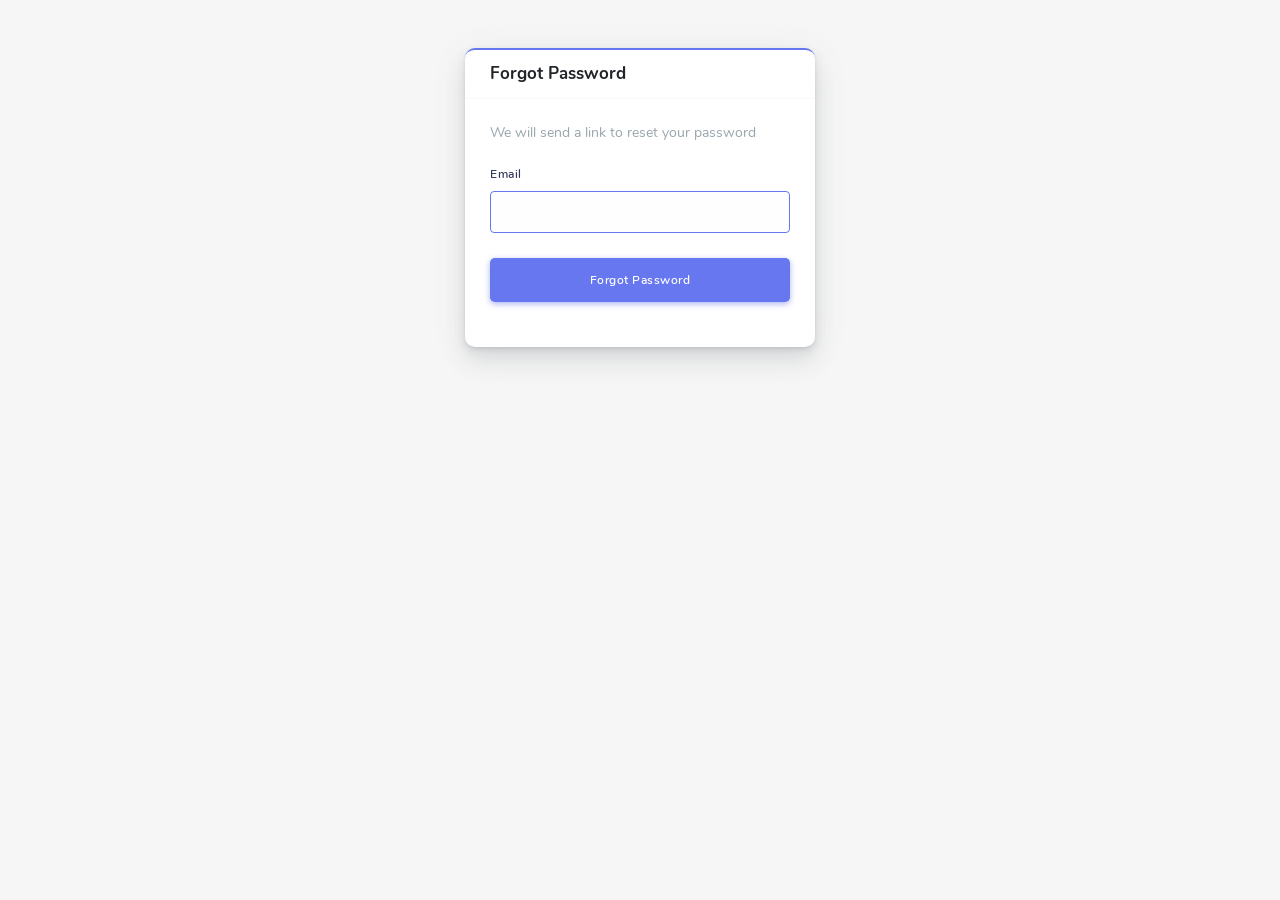
<file: views/newdesign/auth-forgot-password.html>
<!DOCTYPE html>
<html lang="en">


<!-- auth-forgot-password.html  21 Nov 2019 04:05:02 GMT -->
<head>
  <meta charset="UTF-8">
  <meta content="width=device-width, initial-scale=1, maximum-scale=1, shrink-to-fit=no" name="viewport">
  <title>Otika - Admin Dashboard Template</title>
  <!-- General CSS Files -->
  <link rel="stylesheet" href="assets/css/app.min.css">
  <!-- Template CSS -->
  <link rel="stylesheet" href="assets/css/style.css">
  <link rel="stylesheet" href="assets/css/components.css">
  <!-- Custom style CSS -->
  <link rel="stylesheet" href="assets/css/custom.css">
  <link rel='shortcut icon' type='image/x-icon' href='assets/img/favicon.ico' />
</head>

<body>
  <div class="loader"></div>
  <div id="app">
    <section class="section">
      <div class="container mt-5">
        <div class="row">
          <div class="col-12 col-sm-8 offset-sm-2 col-md-6 offset-md-3 col-lg-6 offset-lg-3 col-xl-4 offset-xl-4">
            <div class="card card-primary">
              <div class="card-header">
                <h4>Forgot Password</h4>
              </div>
              <div class="card-body">
                <p class="text-muted">We will send a link to reset your password</p>
                <form method="POST">
                  <div class="form-group">
                    <label for="email">Email</label>
                    <input id="email" type="email" class="form-control" name="email" tabindex="1" required autofocus>
                  </div>
                  <div class="form-group">
                    <button type="submit" class="btn btn-primary btn-lg btn-block" tabindex="4">
                      Forgot Password
                    </button>
                  </div>
                </form>
              </div>
            </div>
          </div>
        </div>
      </div>
    </section>
  </div>
  <!-- General JS Scripts -->
  <script src="assets/js/app.min.js"></script>
  <!-- JS Libraies -->
  <!-- Page Specific JS File -->
  <!-- Template JS File -->
  <script src="assets/js/scripts.js"></script>
  <!-- Custom JS File -->
  <script src="assets/js/custom.js"></script>
</body>


<!-- auth-forgot-password.html  21 Nov 2019 04:05:02 GMT -->
</html>
</file>
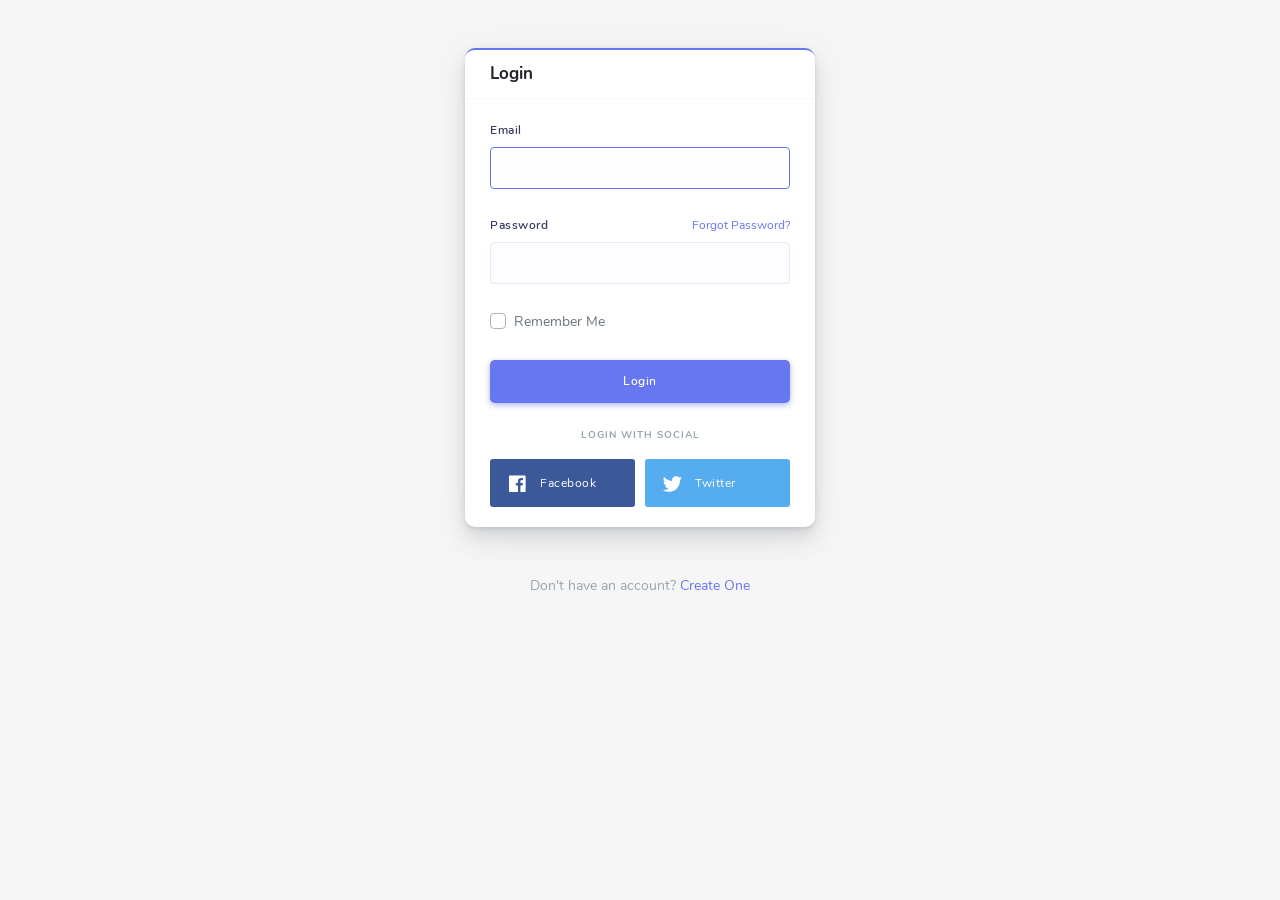
<file: views/newdesign/auth-login.html>
<!DOCTYPE html>
<html lang="en">


<!-- auth-login.html  21 Nov 2019 03:49:32 GMT -->
<head>
  <meta charset="UTF-8">
  <meta content="width=device-width, initial-scale=1, maximum-scale=1, shrink-to-fit=no" name="viewport">
  <title>Otika - Admin Dashboard Template</title>
  <!-- General CSS Files -->
  <link rel="stylesheet" href="assets/css/app.min.css">
  <link rel="stylesheet" href="assets/bundles/bootstrap-social/bootstrap-social.css">
  <!-- Template CSS -->
  <link rel="stylesheet" href="assets/css/style.css">
  <link rel="stylesheet" href="assets/css/components.css">
  <!-- Custom style CSS -->
  <link rel="stylesheet" href="assets/css/custom.css">
  <link rel='shortcut icon' type='image/x-icon' href='assets/img/favicon.ico' />
</head>

<body>
  <div class="loader"></div>
  <div id="app">
    <section class="section">
      <div class="container mt-5">
        <div class="row">
          <div class="col-12 col-sm-8 offset-sm-2 col-md-6 offset-md-3 col-lg-6 offset-lg-3 col-xl-4 offset-xl-4">
            <div class="card card-primary">
              <div class="card-header">
                <h4>Login</h4>
              </div>
              <div class="card-body">
                <form method="POST" action="#" class="needs-validation" novalidate="">
                  <div class="form-group">
                    <label for="email">Email</label>
                    <input id="email" type="email" class="form-control" name="email" tabindex="1" required autofocus>
                    <div class="invalid-feedback">
                      Please fill in your email
                    </div>
                  </div>
                  <div class="form-group">
                    <div class="d-block">
                      <label for="password" class="control-label">Password</label>
                      <div class="float-right">
                        <a href="auth-forgot-password.html" class="text-small">
                          Forgot Password?
                        </a>
                      </div>
                    </div>
                    <input id="password" type="password" class="form-control" name="password" tabindex="2" required>
                    <div class="invalid-feedback">
                      please fill in your password
                    </div>
                  </div>
                  <div class="form-group">
                    <div class="custom-control custom-checkbox">
                      <input type="checkbox" name="remember" class="custom-control-input" tabindex="3" id="remember-me">
                      <label class="custom-control-label" for="remember-me">Remember Me</label>
                    </div>
                  </div>
                  <div class="form-group">
                    <button type="submit" class="btn btn-primary btn-lg btn-block" tabindex="4">
                      Login
                    </button>
                  </div>
                </form>
                <div class="text-center mt-4 mb-3">
                  <div class="text-job text-muted">Login With Social</div>
                </div>
                <div class="row sm-gutters">
                  <div class="col-6">
                    <a class="btn btn-block btn-social btn-facebook">
                      <span class="fab fa-facebook"></span> Facebook
                    </a>
                  </div>
                  <div class="col-6">
                    <a class="btn btn-block btn-social btn-twitter">
                      <span class="fab fa-twitter"></span> Twitter
                    </a>
                  </div>
                </div>
              </div>
            </div>
            <div class="mt-5 text-muted text-center">
              Don't have an account? <a href="auth-register.html">Create One</a>
            </div>
          </div>
        </div>
      </div>
    </section>
  </div>
  <!-- General JS Scripts -->
  <script src="assets/js/app.min.js"></script>
  <!-- JS Libraies -->
  <!-- Page Specific JS File -->
  <!-- Template JS File -->
  <script src="assets/js/scripts.js"></script>
  <!-- Custom JS File -->
  <script src="assets/js/custom.js"></script>
</body>


<!-- auth-login.html  21 Nov 2019 03:49:32 GMT -->
</html>
</file>
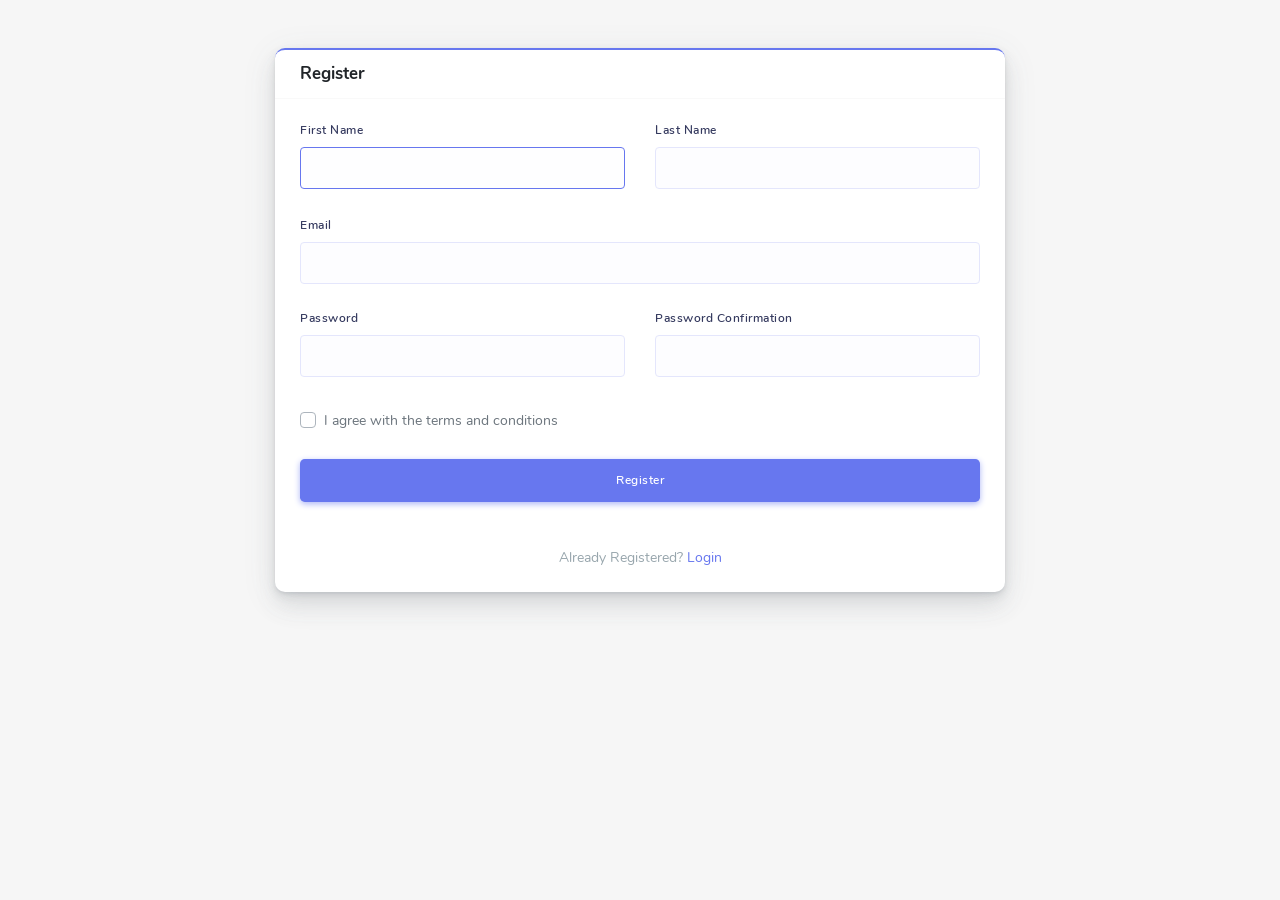
<file: views/newdesign/auth-register.html>
<!DOCTYPE html>
<html lang="en">


<!-- auth-register.html  21 Nov 2019 04:05:01 GMT -->
<head>
  <meta charset="UTF-8">
  <meta content="width=device-width, initial-scale=1, maximum-scale=1, shrink-to-fit=no" name="viewport">
  <title>Otika - Admin Dashboard Template</title>
  <!-- General CSS Files -->
  <link rel="stylesheet" href="assets/css/app.min.css">
  <link rel="stylesheet" href="assets/bundles/jquery-selectric/selectric.css">
  <!-- Template CSS -->
  <link rel="stylesheet" href="assets/css/style.css">
  <link rel="stylesheet" href="assets/css/components.css">
  <!-- Custom style CSS -->
  <link rel="stylesheet" href="assets/css/custom.css">
  <link rel='shortcut icon' type='image/x-icon' href='assets/img/favicon.ico' />
</head>

<body>
  <div class="loader"></div>
  <div id="app">
    <section class="section">
      <div class="container mt-5">
        <div class="row">
          <div class="col-12 col-sm-10 offset-sm-1 col-md-8 offset-md-2 col-lg-8 offset-lg-2 col-xl-8 offset-xl-2">
            <div class="card card-primary">
              <div class="card-header">
                <h4>Register</h4>
              </div>
              <div class="card-body">
                <form method="POST">
                  <div class="row">
                    <div class="form-group col-6">
                      <label for="frist_name">First Name</label>
                      <input id="frist_name" type="text" class="form-control" name="frist_name" autofocus>
                    </div>
                    <div class="form-group col-6">
                      <label for="last_name">Last Name</label>
                      <input id="last_name" type="text" class="form-control" name="last_name">
                    </div>
                  </div>
                  <div class="form-group">
                    <label for="email">Email</label>
                    <input id="email" type="email" class="form-control" name="email">
                    <div class="invalid-feedback">
                    </div>
                  </div>
                  <div class="row">
                    <div class="form-group col-6">
                      <label for="password" class="d-block">Password</label>
                      <input id="password" type="password" class="form-control pwstrength" data-indicator="pwindicator"
                        name="password">
                      <div id="pwindicator" class="pwindicator">
                        <div class="bar"></div>
                        <div class="label"></div>
                      </div>
                    </div>
                    <div class="form-group col-6">
                      <label for="password2" class="d-block">Password Confirmation</label>
                      <input id="password2" type="password" class="form-control" name="password-confirm">
                    </div>
                  </div>
                  <div class="form-group">
                    <div class="custom-control custom-checkbox">
                      <input type="checkbox" name="agree" class="custom-control-input" id="agree">
                      <label class="custom-control-label" for="agree">I agree with the terms and conditions</label>
                    </div>
                  </div>
                  <div class="form-group">
                    <button type="submit" class="btn btn-primary btn-lg btn-block">
                      Register
                    </button>
                  </div>
                </form>
              </div>
              <div class="mb-4 text-muted text-center">
                Already Registered? <a href="auth-login.html">Login</a>
              </div>
            </div>
          </div>
        </div>
      </div>
    </section>
  </div>
  <!-- General JS Scripts -->
  <script src="assets/js/app.min.js"></script>
  <!-- JS Libraies -->
  <script src="assets/bundles/jquery-pwstrength/jquery.pwstrength.min.js"></script>
  <script src="assets/bundles/jquery-selectric/jquery.selectric.min.js"></script>
  <!-- Page Specific JS File -->
  <script src="assets/js/page/auth-register.js"></script>
  <!-- Template JS File -->
  <script src="assets/js/scripts.js"></script>
  <!-- Custom JS File -->
  <script src="assets/js/custom.js"></script>
</body>


<!-- auth-register.html  21 Nov 2019 04:05:02 GMT -->
</html>
</file>
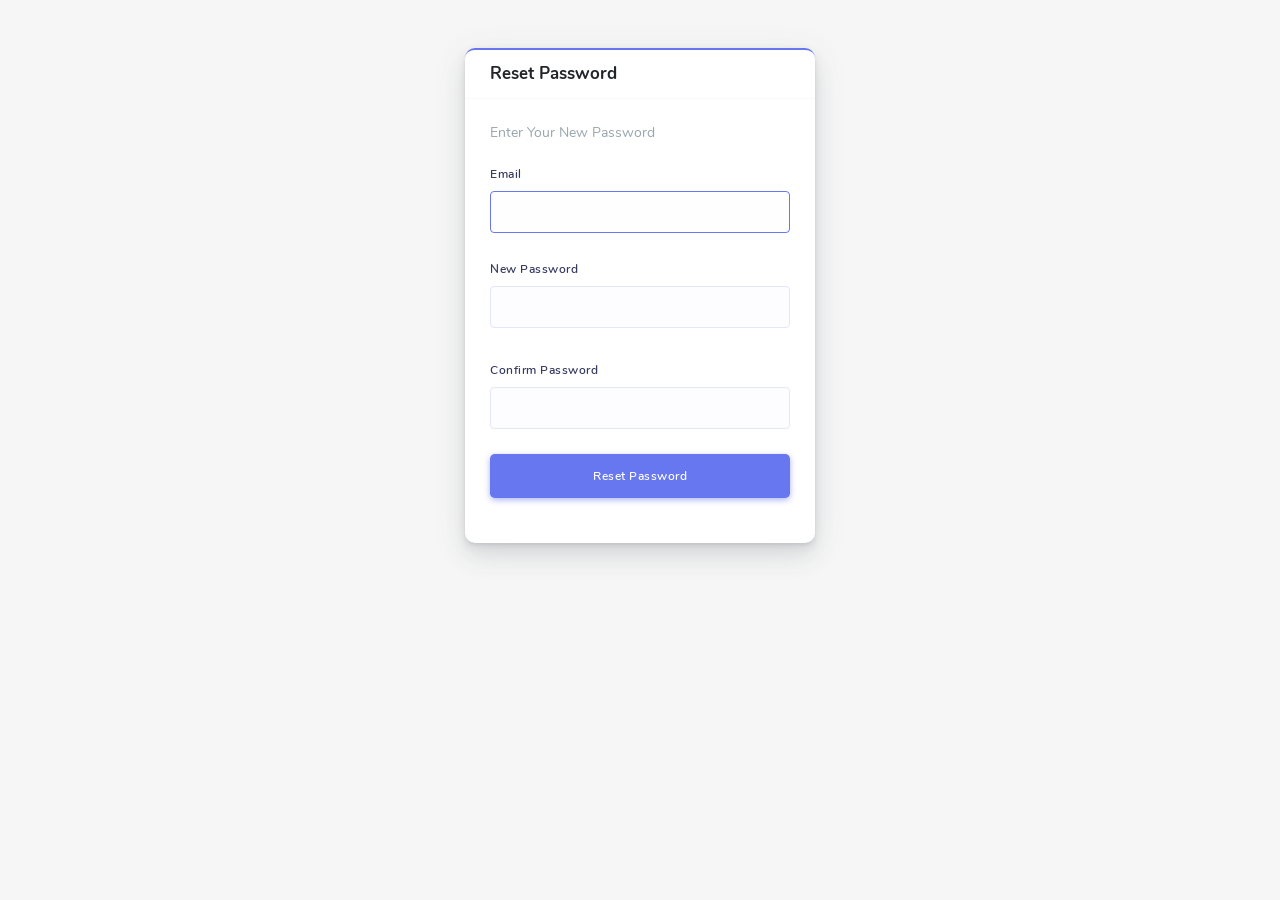
<file: views/newdesign/auth-reset-password.html>
<!DOCTYPE html>
<html lang="en">


<!-- auth-reset-password.html  21 Nov 2019 04:05:02 GMT -->
<head>
  <meta charset="UTF-8">
  <meta content="width=device-width, initial-scale=1, maximum-scale=1, shrink-to-fit=no" name="viewport">
  <title>Otika - Admin Dashboard Template</title>
  <!-- General CSS Files -->
  <link rel="stylesheet" href="assets/css/app.min.css">
  <!-- Template CSS -->
  <link rel="stylesheet" href="assets/css/style.css">
  <link rel="stylesheet" href="assets/css/components.css">
  <!-- Custom style CSS -->
  <link rel="stylesheet" href="assets/css/custom.css">
  <link rel='shortcut icon' type='image/x-icon' href='assets/img/favicon.ico' />
</head>

<body>
  <div class="loader"></div>
  <div id="app">
    <section class="section">
      <div class="container mt-5">
        <div class="row">
          <div class="col-12 col-sm-8 offset-sm-2 col-md-6 offset-md-3 col-lg-6 offset-lg-3 col-xl-4 offset-xl-4">
            <div class="card card-primary">
              <div class="card-header">
                <h4>Reset Password</h4>
              </div>
              <div class="card-body">
                <p class="text-muted">Enter Your New Password</p>
                <form method="POST">
                  <div class="form-group">
                    <label for="email">Email</label>
                    <input id="email" type="email" class="form-control" name="email" tabindex="1" required autofocus>
                  </div>
                  <div class="form-group">
                    <label for="password">New Password</label>
                    <input id="password" type="password" class="form-control pwstrength" data-indicator="pwindicator"
                      name="password" tabindex="2" required>
                    <div id="pwindicator" class="pwindicator">
                      <div class="bar"></div>
                      <div class="label"></div>
                    </div>
                  </div>
                  <div class="form-group">
                    <label for="password-confirm">Confirm Password</label>
                    <input id="password-confirm" type="password" class="form-control" name="confirm-password"
                      tabindex="2" required>
                  </div>
                  <div class="form-group">
                    <button type="submit" class="btn btn-primary btn-lg btn-block" tabindex="4">
                      Reset Password
                    </button>
                  </div>
                </form>
              </div>
            </div>
          </div>
        </div>
      </div>
    </section>
  </div>
  <!-- General JS Scripts -->
  <script src="assets/js/app.min.js"></script>
  <!-- JS Libraies -->
  <!-- Page Specific JS File -->
  <!-- Template JS File -->
  <script src="assets/js/scripts.js"></script>
  <!-- Custom JS File -->
  <script src="assets/js/custom.js"></script>
</body>


<!-- auth-reset-password.html  21 Nov 2019 04:05:02 GMT -->
</html>
</file>
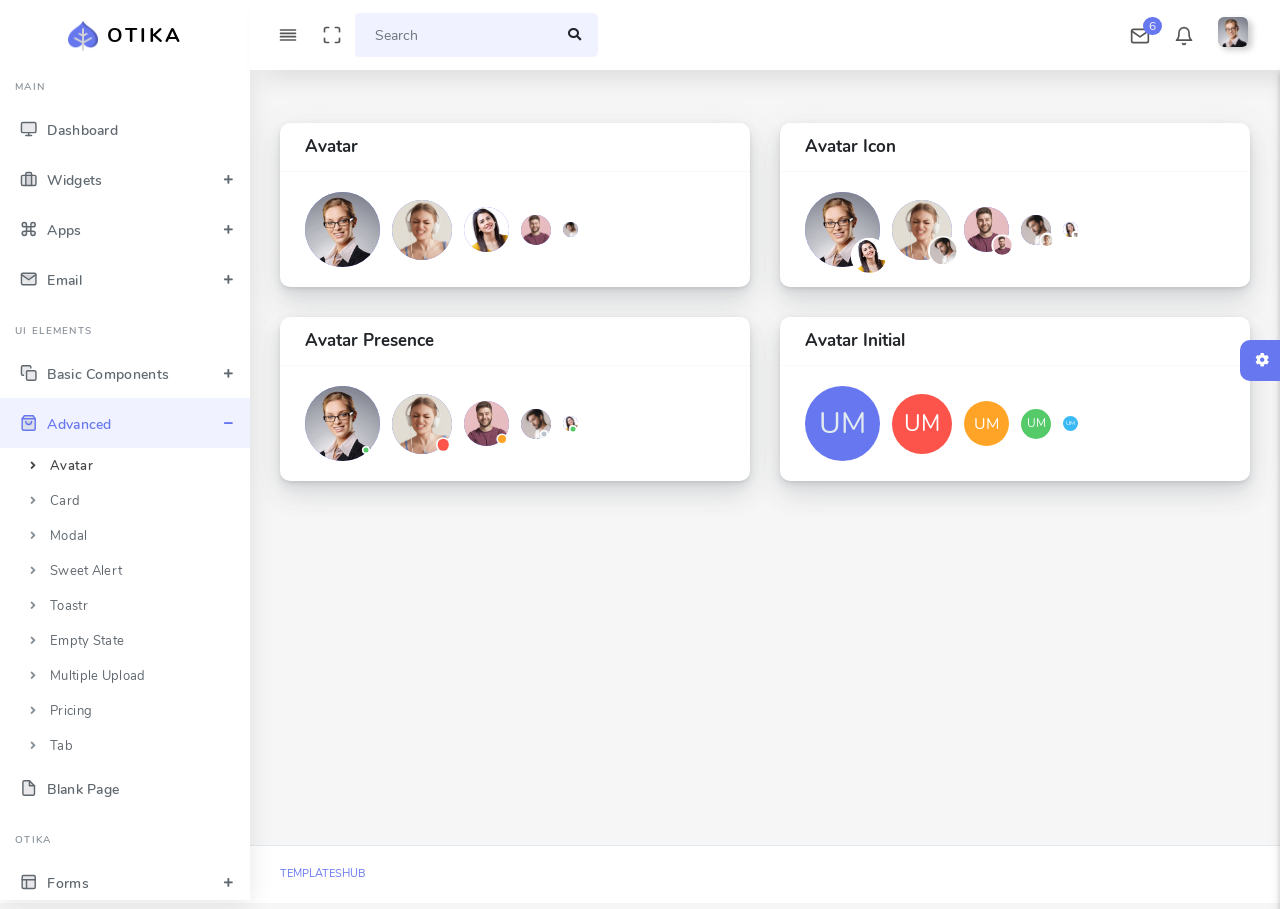
<file: views/newdesign/avatar.html>
<!DOCTYPE html>
<html lang="en">


<!-- avatar.html  21 Nov 2019 03:54:26 GMT -->
<head>
  <meta charset="UTF-8">
  <meta content="width=device-width, initial-scale=1, maximum-scale=1, shrink-to-fit=no" name="viewport">
  <title>Otika - Admin Dashboard Template</title>
  <!-- General CSS Files -->
  <link rel="stylesheet" href="assets/css/app.min.css">
  <!-- Template CSS -->
  <link rel="stylesheet" href="assets/css/style.css">
  <link rel="stylesheet" href="assets/css/components.css">
  <!-- Custom style CSS -->
  <link rel="stylesheet" href="assets/css/custom.css">
  <link rel='shortcut icon' type='image/x-icon' href='assets/img/favicon.ico' />
</head>

<body>
  <div class="loader"></div>
  <div id="app">
    <div class="main-wrapper main-wrapper-1">
      <div class="navbar-bg"></div>
      <nav class="navbar navbar-expand-lg main-navbar sticky">
        <div class="form-inline mr-auto">
          <ul class="navbar-nav mr-3">
            <li><a href="#" data-toggle="sidebar" class="nav-link nav-link-lg
									collapse-btn"> <i data-feather="align-justify"></i></a></li>
            <li><a href="#" class="nav-link nav-link-lg fullscreen-btn">
                <i data-feather="maximize"></i>
              </a></li>
            <li>
              <form class="form-inline mr-auto">
                <div class="search-element">
                  <input class="form-control" type="search" placeholder="Search" aria-label="Search" data-width="200">
                  <button class="btn" type="submit">
                    <i class="fas fa-search"></i>
                  </button>
                </div>
              </form>
            </li>
          </ul>
        </div>
        <ul class="navbar-nav navbar-right">
          <li class="dropdown dropdown-list-toggle"><a href="#" data-toggle="dropdown"
              class="nav-link nav-link-lg message-toggle"><i data-feather="mail"></i>
              <span class="badge headerBadge1">
                6 </span> </a>
            <div class="dropdown-menu dropdown-list dropdown-menu-right pullDown">
              <div class="dropdown-header">
                Messages
                <div class="float-right">
                  <a href="#">Mark All As Read</a>
                </div>
              </div>
              <div class="dropdown-list-content dropdown-list-message">
                <a href="#" class="dropdown-item"> <span class="dropdown-item-avatar
											text-white"> <img alt="image" src="assets/img/users/user-1.png" class="rounded-circle">
                  </span> <span class="dropdown-item-desc"> <span class="message-user">John
                      Deo</span>
                    <span class="time messege-text">Please check your mail !!</span>
                    <span class="time">2 Min Ago</span>
                  </span>
                </a> <a href="#" class="dropdown-item"> <span class="dropdown-item-avatar text-white">
                    <img alt="image" src="assets/img/users/user-2.png" class="rounded-circle">
                  </span> <span class="dropdown-item-desc"> <span class="message-user">Sarah
                      Smith</span> <span class="time messege-text">Request for leave
                      application</span>
                    <span class="time">5 Min Ago</span>
                  </span>
                </a> <a href="#" class="dropdown-item"> <span class="dropdown-item-avatar text-white">
                    <img alt="image" src="assets/img/users/user-5.png" class="rounded-circle">
                  </span> <span class="dropdown-item-desc"> <span class="message-user">Jacob
                      Ryan</span> <span class="time messege-text">Your payment invoice is
                      generated.</span> <span class="time">12 Min Ago</span>
                  </span>
                </a> <a href="#" class="dropdown-item"> <span class="dropdown-item-avatar text-white">
                    <img alt="image" src="assets/img/users/user-4.png" class="rounded-circle">
                  </span> <span class="dropdown-item-desc"> <span class="message-user">Lina
                      Smith</span> <span class="time messege-text">hii John, I have upload
                      doc
                      related to task.</span> <span class="time">30
                      Min Ago</span>
                  </span>
                </a> <a href="#" class="dropdown-item"> <span class="dropdown-item-avatar text-white">
                    <img alt="image" src="assets/img/users/user-3.png" class="rounded-circle">
                  </span> <span class="dropdown-item-desc"> <span class="message-user">Jalpa
                      Joshi</span> <span class="time messege-text">Please do as specify.
                      Let me
                      know if you have any query.</span> <span class="time">1
                      Days Ago</span>
                  </span>
                </a> <a href="#" class="dropdown-item"> <span class="dropdown-item-avatar text-white">
                    <img alt="image" src="assets/img/users/user-2.png" class="rounded-circle">
                  </span> <span class="dropdown-item-desc"> <span class="message-user">Sarah
                      Smith</span> <span class="time messege-text">Client Requirements</span>
                    <span class="time">2 Days Ago</span>
                  </span>
                </a>
              </div>
              <div class="dropdown-footer text-center">
                <a href="#">View All <i class="fas fa-chevron-right"></i></a>
              </div>
            </div>
          </li>
          <li class="dropdown dropdown-list-toggle"><a href="#" data-toggle="dropdown"
              class="nav-link notification-toggle nav-link-lg"><i data-feather="bell" class="bell"></i>
            </a>
            <div class="dropdown-menu dropdown-list dropdown-menu-right pullDown">
              <div class="dropdown-header">
                Notifications
                <div class="float-right">
                  <a href="#">Mark All As Read</a>
                </div>
              </div>
              <div class="dropdown-list-content dropdown-list-icons">
                <a href="#" class="dropdown-item dropdown-item-unread"> <span
                    class="dropdown-item-icon bg-primary text-white"> <i class="fas
												fa-code"></i>
                  </span> <span class="dropdown-item-desc"> Template update is
                    available now! <span class="time">2 Min
                      Ago</span>
                  </span>
                </a> <a href="#" class="dropdown-item"> <span class="dropdown-item-icon bg-info text-white"> <i class="far
												fa-user"></i>
                  </span> <span class="dropdown-item-desc"> <b>You</b> and <b>Dedik
                      Sugiharto</b> are now friends <span class="time">10 Hours
                      Ago</span>
                  </span>
                </a> <a href="#" class="dropdown-item"> <span class="dropdown-item-icon bg-success text-white"> <i
                      class="fas
												fa-check"></i>
                  </span> <span class="dropdown-item-desc"> <b>Kusnaedi</b> has
                    moved task <b>Fix bug header</b> to <b>Done</b> <span class="time">12
                      Hours
                      Ago</span>
                  </span>
                </a> <a href="#" class="dropdown-item"> <span class="dropdown-item-icon bg-danger text-white"> <i
                      class="fas fa-exclamation-triangle"></i>
                  </span> <span class="dropdown-item-desc"> Low disk space. Let's
                    clean it! <span class="time">17 Hours Ago</span>
                  </span>
                </a> <a href="#" class="dropdown-item"> <span class="dropdown-item-icon bg-info text-white"> <i class="fas
												fa-bell"></i>
                  </span> <span class="dropdown-item-desc"> Welcome to Otika
                    template! <span class="time">Yesterday</span>
                  </span>
                </a>
              </div>
              <div class="dropdown-footer text-center">
                <a href="#">View All <i class="fas fa-chevron-right"></i></a>
              </div>
            </div>
          </li>
          <li class="dropdown"><a href="#" data-toggle="dropdown"
              class="nav-link dropdown-toggle nav-link-lg nav-link-user"> <img alt="image" src="assets/img/user.png"
                class="user-img-radious-style"> <span class="d-sm-none d-lg-inline-block"></span></a>
            <div class="dropdown-menu dropdown-menu-right pullDown">
              <div class="dropdown-title">Hello Sarah Smith</div>
              <a href="profile.html" class="dropdown-item has-icon"> <i class="far
										fa-user"></i> Profile
              </a> <a href="timeline.html" class="dropdown-item has-icon"> <i class="fas fa-bolt"></i>
                Activities
              </a> <a href="#" class="dropdown-item has-icon"> <i class="fas fa-cog"></i>
                Settings
              </a>
              <div class="dropdown-divider"></div>
              <a href="auth-login.html" class="dropdown-item has-icon text-danger"> <i class="fas fa-sign-out-alt"></i>
                Logout
              </a>
            </div>
          </li>
        </ul>
      </nav>
      <div class="main-sidebar sidebar-style-2">
        <aside id="sidebar-wrapper">
          <div class="sidebar-brand">
            <a href="index.html"> <img alt="image" src="assets/img/logo.png" class="header-logo" /> <span
                class="logo-name">Otika</span>
            </a>
          </div>
          <ul class="sidebar-menu">
            <li class="menu-header">Main</li>
            <li class="dropdown">
              <a href="index.html" class="nav-link"><i data-feather="monitor"></i><span>Dashboard</span></a>
            </li>
            <li class="dropdown">
              <a href="#" class="menu-toggle nav-link has-dropdown"><i
                  data-feather="briefcase"></i><span>Widgets</span></a>
              <ul class="dropdown-menu">
                <li><a class="nav-link" href="widget-chart.html">Chart Widgets</a></li>
                <li><a class="nav-link" href="widget-data.html">Data Widgets</a></li>
              </ul>
            </li>
            <li class="dropdown">
              <a href="#" class="menu-toggle nav-link has-dropdown"><i data-feather="command"></i><span>Apps</span></a>
              <ul class="dropdown-menu">
                <li><a class="nav-link" href="chat.html">Chat</a></li>
                <li><a class="nav-link" href="portfolio.html">Portfolio</a></li>
                <li><a class="nav-link" href="blog.html">Blog</a></li>
                <li><a class="nav-link" href="calendar.html">Calendar</a></li>
              </ul>
            </li>
            <li class="dropdown">
              <a href="#" class="menu-toggle nav-link has-dropdown"><i data-feather="mail"></i><span>Email</span></a>
              <ul class="dropdown-menu">
                <li><a class="nav-link" href="email-inbox.html">Inbox</a></li>
                <li><a class="nav-link" href="email-compose.html">Compose</a></li>
                <li><a class="nav-link" href="email-read.html">read</a></li>
              </ul>
            </li>
            <li class="menu-header">UI Elements</li>
            <li class="dropdown">
              <a href="#" class="menu-toggle nav-link has-dropdown"><i data-feather="copy"></i><span>Basic
                  Components</span></a>
              <ul class="dropdown-menu">
                <li><a class="nav-link" href="alert.html">Alert</a></li>
                <li><a class="nav-link" href="badge.html">Badge</a></li>
                <li><a class="nav-link" href="breadcrumb.html">Breadcrumb</a></li>
                <li><a class="nav-link" href="buttons.html">Buttons</a></li>
                <li><a class="nav-link" href="collapse.html">Collapse</a></li>
                <li><a class="nav-link" href="dropdown.html">Dropdown</a></li>
                <li><a class="nav-link" href="checkbox-and-radio.html">Checkbox &amp; Radios</a></li>
                <li><a class="nav-link" href="list-group.html">List Group</a></li>
                <li><a class="nav-link" href="media-object.html">Media Object</a></li>
                <li><a class="nav-link" href="navbar.html">Navbar</a></li>
                <li><a class="nav-link" href="pagination.html">Pagination</a></li>
                <li><a class="nav-link" href="popover.html">Popover</a></li>
                <li><a class="nav-link" href="progress.html">Progress</a></li>
                <li><a class="nav-link" href="tooltip.html">Tooltip</a></li>
                <li><a class="nav-link" href="flags.html">Flag</a></li>
                <li><a class="nav-link" href="typography.html">Typography</a></li>
              </ul>
            </li>
            <li class="dropdown active">
              <a href="#" class="menu-toggle nav-link has-dropdown"><i
                  data-feather="shopping-bag"></i><span>Advanced</span></a>
              <ul class="dropdown-menu">
                <li class="active"><a class="nav-link" href="avatar.html">Avatar</a></li>
                <li><a class="nav-link" href="card.html">Card</a></li>
                <li><a class="nav-link" href="modal.html">Modal</a></li>
                <li><a class="nav-link" href="sweet-alert.html">Sweet Alert</a></li>
                <li><a class="nav-link" href="toastr.html">Toastr</a></li>
                <li><a class="nav-link" href="empty-state.html">Empty State</a></li>
                <li><a class="nav-link" href="multiple-upload.html">Multiple Upload</a></li>
                <li><a class="nav-link" href="pricing.html">Pricing</a></li>
                <li><a class="nav-link" href="tabs.html">Tab</a></li>
              </ul>
            </li>
            <li><a class="nav-link" href="blank.html"><i data-feather="file"></i><span>Blank Page</span></a></li>
            <li class="menu-header">Otika</li>
            <li class="dropdown">
              <a href="#" class="menu-toggle nav-link has-dropdown"><i data-feather="layout"></i><span>Forms</span></a>
              <ul class="dropdown-menu">
                <li><a class="nav-link" href="basic-form.html">Basic Form</a></li>
                <li><a class="nav-link" href="forms-advanced-form.html">Advanced Form</a></li>
                <li><a class="nav-link" href="forms-editor.html">Editor</a></li>
                <li><a class="nav-link" href="forms-validation.html">Validation</a></li>
                <li><a class="nav-link" href="form-wizard.html">Form Wizard</a></li>
              </ul>
            </li>
            <li class="dropdown">
              <a href="#" class="menu-toggle nav-link has-dropdown"><i data-feather="grid"></i><span>Tables</span></a>
              <ul class="dropdown-menu">
                <li><a class="nav-link" href="basic-table.html">Basic Tables</a></li>
                <li><a class="nav-link" href="advance-table.html">Advanced Table</a></li>
                <li><a class="nav-link" href="datatables.html">Datatable</a></li>
                <li><a class="nav-link" href="export-table.html">Export Table</a></li>
                <li><a class="nav-link" href="editable-table.html">Editable Table</a></li>
              </ul>
            </li>
            <li class="dropdown">
              <a href="#" class="menu-toggle nav-link has-dropdown"><i
                  data-feather="pie-chart"></i><span>Charts</span></a>
              <ul class="dropdown-menu">
                <li><a class="nav-link" href="chart-amchart.html">amChart</a></li>
                <li><a class="nav-link" href="chart-apexchart.html">apexchart</a></li>
                <li><a class="nav-link" href="chart-echart.html">eChart</a></li>
                <li><a class="nav-link" href="chart-chartjs.html">Chartjs</a></li>
                <li><a class="nav-link" href="chart-sparkline.html">Sparkline</a></li>
                <li><a class="nav-link" href="chart-morris.html">Morris</a></li>
              </ul>
            </li>
            <li class="dropdown">
              <a href="#" class="menu-toggle nav-link has-dropdown"><i data-feather="feather"></i><span>Icons</span></a>
              <ul class="dropdown-menu">
                <li><a class="nav-link" href="icon-font-awesome.html">Font Awesome</a></li>
                <li><a class="nav-link" href="icon-material.html">Material Design</a></li>
                <li><a class="nav-link" href="icon-ionicons.html">Ion Icons</a></li>
                <li><a class="nav-link" href="icon-feather.html">Feather Icons</a></li>
                <li><a class="nav-link" href="icon-weather-icon.html">Weather Icon</a></li>
              </ul>
            </li>
            <li class="menu-header">Media</li>
            <li class="dropdown">
              <a href="#" class="menu-toggle nav-link has-dropdown"><i data-feather="image"></i><span>Gallery</span></a>
              <ul class="dropdown-menu">
                <li><a class="nav-link" href="light-gallery.html">Light Gallery</a></li>
                <li><a href="gallery1.html">Gallery 2</a></li>
              </ul>
            </li>
            <li class="dropdown">
              <a href="#" class="menu-toggle nav-link has-dropdown"><i data-feather="flag"></i><span>Sliders</span></a>
              <ul class="dropdown-menu">
                <li><a href="carousel.html">Bootstrap Carousel.html</a></li>
                <li><a class="nav-link" href="owl-carousel.html">Owl Carousel</a></li>
              </ul>
            </li>
            <li><a class="nav-link" href="timeline.html"><i data-feather="sliders"></i><span>Timeline</span></a></li>
            <li class="menu-header">Maps</li>
            <li class="dropdown">
              <a href="#" class="menu-toggle nav-link has-dropdown"><i data-feather="map"></i><span>Google
                  Maps</span></a>
              <ul class="dropdown-menu">
                <li><a href="gmaps-advanced-route.html">Advanced Route</a></li>
                <li><a href="gmaps-draggable-marker.html">Draggable Marker</a></li>
                <li><a href="gmaps-geocoding.html">Geocoding</a></li>
                <li><a href="gmaps-geolocation.html">Geolocation</a></li>
                <li><a href="gmaps-marker.html">Marker</a></li>
                <li><a href="gmaps-multiple-marker.html">Multiple Marker</a></li>
                <li><a href="gmaps-route.html">Route</a></li>
                <li><a href="gmaps-simple.html">Simple</a></li>
              </ul>
            </li>
            <li><a class="nav-link" href="vector-map.html"><i data-feather="map-pin"></i><span>Vector
                  Map</span></a></li>
            <li class="menu-header">Pages</li>
            <li class="dropdown">
              <a href="#" class="menu-toggle nav-link has-dropdown"><i
                  data-feather="user-check"></i><span>Auth</span></a>
              <ul class="dropdown-menu">
                <li><a href="auth-login.html">Login</a></li>
                <li><a href="auth-register.html">Register</a></li>
                <li><a href="auth-forgot-password.html">Forgot Password</a></li>
                <li><a href="auth-reset-password.html">Reset Password</a></li>
                <li><a href="subscribe.html">Subscribe</a></li>
              </ul>
            </li>
            <li class="dropdown">
              <a href="#" class="menu-toggle nav-link has-dropdown"><i
                  data-feather="alert-triangle"></i><span>Errors</span></a>
              <ul class="dropdown-menu">
                <li><a class="nav-link" href="errors-503.html">503</a></li>
                <li><a class="nav-link" href="errors-403.html">403</a></li>
                <li><a class="nav-link" href="errors-404.html">404</a></li>
                <li><a class="nav-link" href="errors-500.html">500</a></li>
              </ul>
            </li>
            <li class="dropdown">
              <a href="#" class="menu-toggle nav-link has-dropdown"><i data-feather="anchor"></i><span>Other
                  Pages</span></a>
              <ul class="dropdown-menu">
                <li><a class="nav-link" href="create-post.html">Create Post</a></li>
                <li><a class="nav-link" href="posts.html">Posts</a></li>
                <li><a class="nav-link" href="profile.html">Profile</a></li>
                <li><a class="nav-link" href="contact.html">Contact</a></li>
                <li><a class="nav-link" href="invoice.html">Invoice</a></li>
              </ul>
            </li>
            <li class="dropdown">
              <a href="#" class="menu-toggle nav-link has-dropdown"><i
                  data-feather="chevrons-down"></i><span>Multilevel</span></a>
              <ul class="dropdown-menu">
                <li><a href="#">Menu 1</a></li>
                <li class="dropdown">
                  <a href="#" class="has-dropdown">Menu 2</a>
                  <ul class="dropdown-menu">
                    <li><a href="#">Child Menu 1</a></li>
                    <li class="dropdown">
                      <a href="#" class="has-dropdown">Child Menu 2</a>
                      <ul class="dropdown-menu">
                        <li><a href="#">Child Menu 1</a></li>
                        <li><a href="#">Child Menu 2</a></li>
                      </ul>
                    </li>
                    <li><a href="#"> Child Menu 3</a></li>
                  </ul>
                </li>
              </ul>
            </li>
          </ul>
        </aside>
      </div>
      <!-- Main Content -->
      <div class="main-content">
        <section class="section">
          <div class="section-body">
            <div class="row">
              <div class="col-md-6 col-sm-6 col-12">
                <div class="card">
                  <div class="card-header">
                    <h4>Avatar</h4>
                  </div>
                  <div class="card-body">
                    <figure class="avatar mr-2 avatar-xl">
                      <img src="assets/img/users/user-1.png" alt="...">
                    </figure>
                    <figure class="avatar mr-2 avatar-lg">
                      <img src="assets/img/users/user-2.png" alt="...">
                    </figure>
                    <figure class="avatar mr-2">
                      <img src="assets/img/users/user-5.png" alt="...">
                    </figure>
                    <figure class="avatar mr-2 avatar-sm">
                      <img src="assets/img/users/user-3.png" alt="...">
                    </figure>
                    <figure class="avatar mr-2 avatar-xs">
                      <img src="assets/img/users/user-4.png" alt="...">
                    </figure>
                  </div>
                </div>
              </div>
              <div class="col-md-6 col-sm-6 col-12">
                <div class="card">
                  <div class="card-header">
                    <h4>Avatar Icon</h4>
                  </div>
                  <div class="card-body">
                    <figure class="avatar mr-2 avatar-xl">
                      <img src="assets/img/users/user-1.png" alt="...">
                      <img src="assets/img/users/user-5.png" class="avatar-icon" alt="...">
                    </figure>
                    <figure class="avatar mr-2 avatar-lg">
                      <img src="assets/img/users/user-2.png" alt="...">
                      <img src="assets/img/users/user-4.png" class="avatar-icon" alt="...">
                    </figure>
                    <figure class="avatar mr-2">
                      <img src="assets/img/users/user-3.png" alt="...">
                      <img src="assets/img/users/user-3.png" class="avatar-icon" alt="...">
                    </figure>
                    <figure class="avatar mr-2 avatar-sm">
                      <img src="assets/img/users/user-4.png" alt="...">
                      <img src="assets/img/users/user-2.png" class="avatar-icon" alt="...">
                    </figure>
                    <figure class="avatar mr-2 avatar-xs">
                      <img src="assets/img/users/user-5.png" alt="...">
                      <img src="assets/img/users/user-1.png" class="avatar-icon" alt="...">
                    </figure>
                  </div>
                </div>
              </div>
              <div class="col-md-6 col-sm-6 col-12">
                <div class="card">
                  <div class="card-header">
                    <h4>Avatar Presence</h4>
                  </div>
                  <div class="card-body">
                    <figure class="avatar mr-2 avatar-xl">
                      <img src="assets/img/users/user-1.png" alt="...">
                      <i class="avatar-presence online"></i>
                    </figure>
                    <figure class="avatar mr-2 avatar-lg">
                      <img src="assets/img/users/user-2.png" alt="...">
                      <i class="avatar-presence busy"></i>
                    </figure>
                    <figure class="avatar mr-2">
                      <img src="assets/img/users/user-3.png" alt="...">
                      <i class="avatar-presence away"></i>
                    </figure>
                    <figure class="avatar mr-2 avatar-sm">
                      <img src="assets/img/users/user-4.png" alt="...">
                      <i class="avatar-presence offline"></i>
                    </figure>
                    <figure class="avatar mr-2 avatar-xs">
                      <img src="assets/img/users/user-5.png" alt="...">
                      <i class="avatar-presence online"></i>
                    </figure>
                  </div>
                </div>
              </div>
              <div class="col-md-6 col-sm-6 col-12">
                <div class="card">
                  <div class="card-header">
                    <h4>Avatar Initial</h4>
                  </div>
                  <div class="card-body">
                    <figure class="avatar mr-2 avatar-xl" data-initial="UM"></figure>
                    <figure class="avatar mr-2 avatar-lg bg-danger text-white" data-initial="UM"></figure>
                    <figure class="avatar mr-2 bg-warning text-white" data-initial="UM"></figure>
                    <figure class="avatar mr-2 avatar-sm bg-success text-white" data-initial="UM"></figure>
                    <figure class="avatar mr-2 avatar-xs bg-info text-white" data-initial="UM"></figure>
                  </div>
                </div>
              </div>
            </div>
          </div>
        </section>
        <div class="settingSidebar">
          <a href="javascript:void(0)" class="settingPanelToggle"> <i class="fa fa-spin fa-cog"></i>
          </a>
          <div class="settingSidebar-body ps-container ps-theme-default">
            <div class=" fade show active">
              <div class="setting-panel-header">Setting Panel
              </div>
              <div class="p-15 border-bottom">
                <h6 class="font-medium m-b-10">Select Layout</h6>
                <div class="selectgroup layout-color w-50">
                  <label class="selectgroup-item">
                    <input type="radio" name="value" value="1" class="selectgroup-input-radio select-layout" checked>
                    <span class="selectgroup-button">Light</span>
                  </label>
                  <label class="selectgroup-item">
                    <input type="radio" name="value" value="2" class="selectgroup-input-radio select-layout">
                    <span class="selectgroup-button">Dark</span>
                  </label>
                </div>
              </div>
              <div class="p-15 border-bottom">
                <h6 class="font-medium m-b-10">Sidebar Color</h6>
                <div class="selectgroup selectgroup-pills sidebar-color">
                  <label class="selectgroup-item">
                    <input type="radio" name="icon-input" value="1" class="selectgroup-input select-sidebar">
                    <span class="selectgroup-button selectgroup-button-icon" data-toggle="tooltip"
                      data-original-title="Light Sidebar"><i class="fas fa-sun"></i></span>
                  </label>
                  <label class="selectgroup-item">
                    <input type="radio" name="icon-input" value="2" class="selectgroup-input select-sidebar" checked>
                    <span class="selectgroup-button selectgroup-button-icon" data-toggle="tooltip"
                      data-original-title="Dark Sidebar"><i class="fas fa-moon"></i></span>
                  </label>
                </div>
              </div>
              <div class="p-15 border-bottom">
                <h6 class="font-medium m-b-10">Color Theme</h6>
                <div class="theme-setting-options">
                  <ul class="choose-theme list-unstyled mb-0">
                    <li title="white" class="active">
                      <div class="white"></div>
                    </li>
                    <li title="cyan">
                      <div class="cyan"></div>
                    </li>
                    <li title="black">
                      <div class="black"></div>
                    </li>
                    <li title="purple">
                      <div class="purple"></div>
                    </li>
                    <li title="orange">
                      <div class="orange"></div>
                    </li>
                    <li title="green">
                      <div class="green"></div>
                    </li>
                    <li title="red">
                      <div class="red"></div>
                    </li>
                  </ul>
                </div>
              </div>
              <div class="p-15 border-bottom">
                <div class="theme-setting-options">
                  <label class="m-b-0">
                    <input type="checkbox" name="custom-switch-checkbox" class="custom-switch-input"
                      id="mini_sidebar_setting">
                    <span class="custom-switch-indicator"></span>
                    <span class="control-label p-l-10">Mini Sidebar</span>
                  </label>
                </div>
              </div>
              <div class="p-15 border-bottom">
                <div class="theme-setting-options">
                  <label class="m-b-0">
                    <input type="checkbox" name="custom-switch-checkbox" class="custom-switch-input"
                      id="sticky_header_setting">
                    <span class="custom-switch-indicator"></span>
                    <span class="control-label p-l-10">Sticky Header</span>
                  </label>
                </div>
              </div>
              <div class="mt-4 mb-4 p-3 align-center rt-sidebar-last-ele">
                <a href="#" class="btn btn-icon icon-left btn-primary btn-restore-theme">
                  <i class="fas fa-undo"></i> Restore Default
                </a>
              </div>
            </div>
          </div>
        </div>
      </div>
      <footer class="main-footer">
        <div class="footer-left">
          <a href="templateshub.net">Templateshub</a></a>
        </div>
        <div class="footer-right">
        </div>
      </footer>
    </div>
  </div>
  <!-- General JS Scripts -->
  <script src="assets/js/app.min.js"></script>
  <!-- JS Libraies -->
  <!-- Page Specific JS File -->
  <!-- Template JS File -->
  <script src="assets/js/scripts.js"></script>
  <!-- Custom JS File -->
  <script src="assets/js/custom.js"></script>
</body>


<!-- avatar.html  21 Nov 2019 03:54:26 GMT -->
</html>
</file>
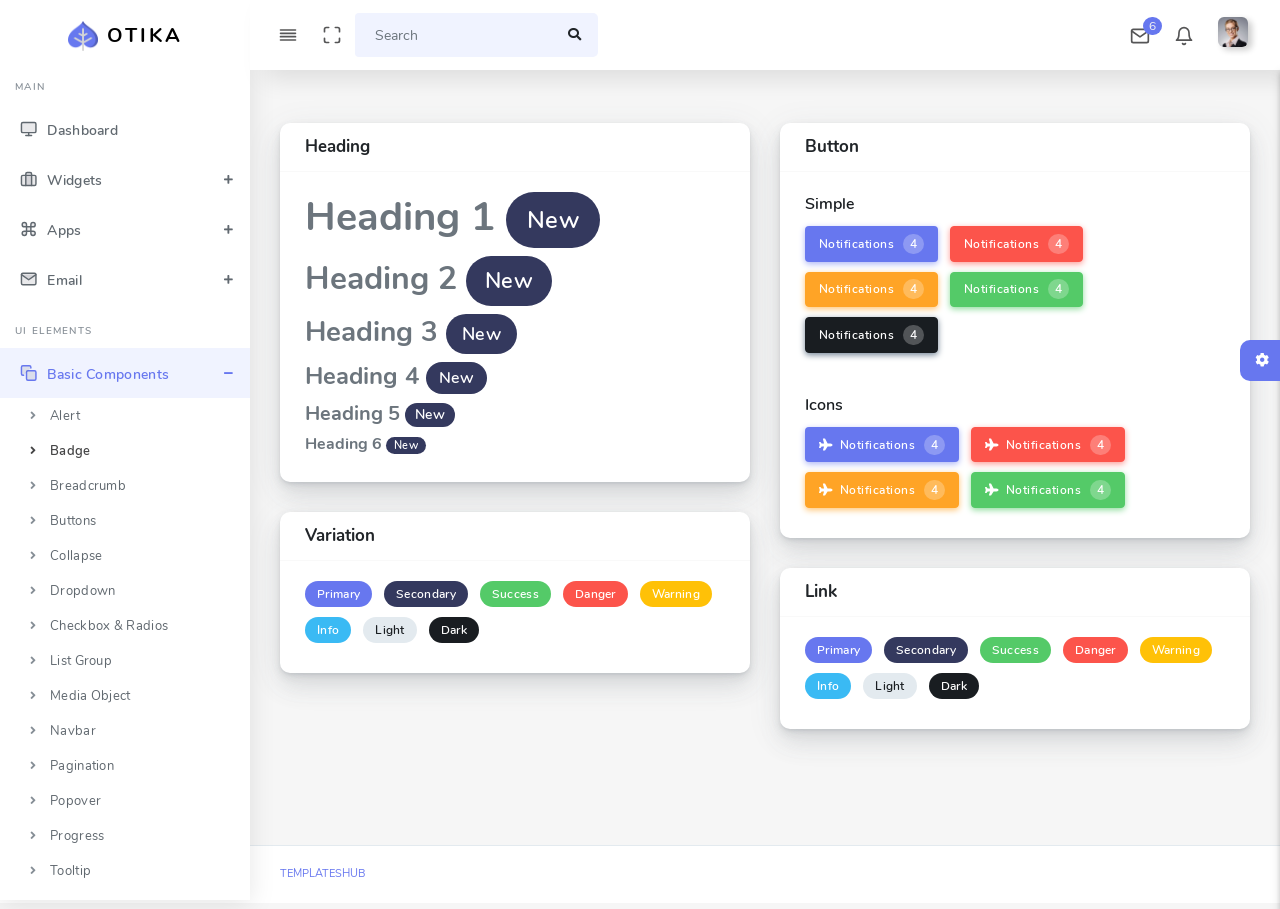
<file: views/newdesign/badge.html>
<!DOCTYPE html>
<html lang="en">


<!-- badge.html  21 Nov 2019 03:51:00 GMT -->
<head>
  <meta charset="UTF-8">
  <meta content="width=device-width, initial-scale=1, maximum-scale=1, shrink-to-fit=no" name="viewport">
  <title>Otika - Admin Dashboard Template</title>
  <!-- General CSS Files -->
  <link rel="stylesheet" href="assets/css/app.min.css">
  <!-- Template CSS -->
  <link rel="stylesheet" href="assets/css/style.css">
  <link rel="stylesheet" href="assets/css/components.css">
  <!-- Custom style CSS -->
  <link rel="stylesheet" href="assets/css/custom.css">
  <link rel='shortcut icon' type='image/x-icon' href='assets/img/favicon.ico' />
  <script async src="https://www.googletagmanager.com/gtag/js?id=UA-94034622-3"></script>
</head>

<body>
  <div class="loader"></div>
  <div id="app">
    <div class="main-wrapper main-wrapper-1">
      <div class="navbar-bg"></div>
      <nav class="navbar navbar-expand-lg main-navbar sticky">
        <div class="form-inline mr-auto">
          <ul class="navbar-nav mr-3">
            <li><a href="#" data-toggle="sidebar" class="nav-link nav-link-lg
									collapse-btn"> <i data-feather="align-justify"></i></a></li>
            <li><a href="#" class="nav-link nav-link-lg fullscreen-btn">
                <i data-feather="maximize"></i>
              </a></li>
            <li>
              <form class="form-inline mr-auto">
                <div class="search-element">
                  <input class="form-control" type="search" placeholder="Search" aria-label="Search" data-width="200">
                  <button class="btn" type="submit">
                    <i class="fas fa-search"></i>
                  </button>
                </div>
              </form>
            </li>
          </ul>
        </div>
        <ul class="navbar-nav navbar-right">
          <li class="dropdown dropdown-list-toggle"><a href="#" data-toggle="dropdown"
              class="nav-link nav-link-lg message-toggle"><i data-feather="mail"></i>
              <span class="badge headerBadge1">
                6 </span> </a>
            <div class="dropdown-menu dropdown-list dropdown-menu-right pullDown">
              <div class="dropdown-header">
                Messages
                <div class="float-right">
                  <a href="#">Mark All As Read</a>
                </div>
              </div>
              <div class="dropdown-list-content dropdown-list-message">
                <a href="#" class="dropdown-item"> <span class="dropdown-item-avatar
											text-white"> <img alt="image" src="assets/img/users/user-1.png" class="rounded-circle">
                  </span> <span class="dropdown-item-desc"> <span class="message-user">John
                      Deo</span>
                    <span class="time messege-text">Please check your mail !!</span>
                    <span class="time">2 Min Ago</span>
                  </span>
                </a> <a href="#" class="dropdown-item"> <span class="dropdown-item-avatar text-white">
                    <img alt="image" src="assets/img/users/user-2.png" class="rounded-circle">
                  </span> <span class="dropdown-item-desc"> <span class="message-user">Sarah
                      Smith</span> <span class="time messege-text">Request for leave
                      application</span>
                    <span class="time">5 Min Ago</span>
                  </span>
                </a> <a href="#" class="dropdown-item"> <span class="dropdown-item-avatar text-white">
                    <img alt="image" src="assets/img/users/user-5.png" class="rounded-circle">
                  </span> <span class="dropdown-item-desc"> <span class="message-user">Jacob
                      Ryan</span> <span class="time messege-text">Your payment invoice is
                      generated.</span> <span class="time">12 Min Ago</span>
                  </span>
                </a> <a href="#" class="dropdown-item"> <span class="dropdown-item-avatar text-white">
                    <img alt="image" src="assets/img/users/user-4.png" class="rounded-circle">
                  </span> <span class="dropdown-item-desc"> <span class="message-user">Lina
                      Smith</span> <span class="time messege-text">hii John, I have upload
                      doc
                      related to task.</span> <span class="time">30
                      Min Ago</span>
                  </span>
                </a> <a href="#" class="dropdown-item"> <span class="dropdown-item-avatar text-white">
                    <img alt="image" src="assets/img/users/user-3.png" class="rounded-circle">
                  </span> <span class="dropdown-item-desc"> <span class="message-user">Jalpa
                      Joshi</span> <span class="time messege-text">Please do as specify.
                      Let me
                      know if you have any query.</span> <span class="time">1
                      Days Ago</span>
                  </span>
                </a> <a href="#" class="dropdown-item"> <span class="dropdown-item-avatar text-white">
                    <img alt="image" src="assets/img/users/user-2.png" class="rounded-circle">
                  </span> <span class="dropdown-item-desc"> <span class="message-user">Sarah
                      Smith</span> <span class="time messege-text">Client Requirements</span>
                    <span class="time">2 Days Ago</span>
                  </span>
                </a>
              </div>
              <div class="dropdown-footer text-center">
                <a href="#">View All <i class="fas fa-chevron-right"></i></a>
              </div>
            </div>
          </li>
          <li class="dropdown dropdown-list-toggle"><a href="#" data-toggle="dropdown"
              class="nav-link notification-toggle nav-link-lg"><i data-feather="bell" class="bell"></i>
            </a>
            <div class="dropdown-menu dropdown-list dropdown-menu-right pullDown">
              <div class="dropdown-header">
                Notifications
                <div class="float-right">
                  <a href="#">Mark All As Read</a>
                </div>
              </div>
              <div class="dropdown-list-content dropdown-list-icons">
                <a href="#" class="dropdown-item dropdown-item-unread"> <span
                    class="dropdown-item-icon bg-primary text-white"> <i class="fas
												fa-code"></i>
                  </span> <span class="dropdown-item-desc"> Template update is
                    available now! <span class="time">2 Min
                      Ago</span>
                  </span>
                </a> <a href="#" class="dropdown-item"> <span class="dropdown-item-icon bg-info text-white"> <i class="far
												fa-user"></i>
                  </span> <span class="dropdown-item-desc"> <b>You</b> and <b>Dedik
                      Sugiharto</b> are now friends <span class="time">10 Hours
                      Ago</span>
                  </span>
                </a> <a href="#" class="dropdown-item"> <span class="dropdown-item-icon bg-success text-white"> <i
                      class="fas
												fa-check"></i>
                  </span> <span class="dropdown-item-desc"> <b>Kusnaedi</b> has
                    moved task <b>Fix bug header</b> to <b>Done</b> <span class="time">12
                      Hours
                      Ago</span>
                  </span>
                </a> <a href="#" class="dropdown-item"> <span class="dropdown-item-icon bg-danger text-white"> <i
                      class="fas fa-exclamation-triangle"></i>
                  </span> <span class="dropdown-item-desc"> Low disk space. Let's
                    clean it! <span class="time">17 Hours Ago</span>
                  </span>
                </a> <a href="#" class="dropdown-item"> <span class="dropdown-item-icon bg-info text-white"> <i class="fas
												fa-bell"></i>
                  </span> <span class="dropdown-item-desc"> Welcome to Otika
                    template! <span class="time">Yesterday</span>
                  </span>
                </a>
              </div>
              <div class="dropdown-footer text-center">
                <a href="#">View All <i class="fas fa-chevron-right"></i></a>
              </div>
            </div>
          </li>
          <li class="dropdown"><a href="#" data-toggle="dropdown"
              class="nav-link dropdown-toggle nav-link-lg nav-link-user"> <img alt="image" src="assets/img/user.png"
                class="user-img-radious-style"> <span class="d-sm-none d-lg-inline-block"></span></a>
            <div class="dropdown-menu dropdown-menu-right pullDown">
              <div class="dropdown-title">Hello Sarah Smith</div>
              <a href="profile.html" class="dropdown-item has-icon"> <i class="far
										fa-user"></i> Profile
              </a> <a href="timeline.html" class="dropdown-item has-icon"> <i class="fas fa-bolt"></i>
                Activities
              </a> <a href="#" class="dropdown-item has-icon"> <i class="fas fa-cog"></i>
                Settings
              </a>
              <div class="dropdown-divider"></div>
              <a href="auth-login.html" class="dropdown-item has-icon text-danger"> <i class="fas fa-sign-out-alt"></i>
                Logout
              </a>
            </div>
          </li>
        </ul>
      </nav>
      <div class="main-sidebar sidebar-style-2">
        <aside id="sidebar-wrapper">
          <div class="sidebar-brand">
            <a href="index.html"> <img alt="image" src="assets/img/logo.png" class="header-logo" /> <span
                class="logo-name">Otika</span>
            </a>
          </div>
          <ul class="sidebar-menu">
            <li class="menu-header">Main</li>
            <li class="dropdown">
              <a href="index.html" class="nav-link"><i data-feather="monitor"></i><span>Dashboard</span></a>
            </li>
            <li class="dropdown">
              <a href="#" class="menu-toggle nav-link has-dropdown"><i
                  data-feather="briefcase"></i><span>Widgets</span></a>
              <ul class="dropdown-menu">
                <li><a class="nav-link" href="widget-chart.html">Chart Widgets</a></li>
                <li><a class="nav-link" href="widget-data.html">Data Widgets</a></li>
              </ul>
            </li>
            <li class="dropdown">
              <a href="#" class="menu-toggle nav-link has-dropdown"><i data-feather="command"></i><span>Apps</span></a>
              <ul class="dropdown-menu">
                <li><a class="nav-link" href="chat.html">Chat</a></li>
                <li><a class="nav-link" href="portfolio.html">Portfolio</a></li>
                <li><a class="nav-link" href="blog.html">Blog</a></li>
                <li><a class="nav-link" href="calendar.html">Calendar</a></li>
              </ul>
            </li>
            <li class="dropdown">
              <a href="#" class="menu-toggle nav-link has-dropdown"><i data-feather="mail"></i><span>Email</span></a>
              <ul class="dropdown-menu">
                <li><a class="nav-link" href="email-inbox.html">Inbox</a></li>
                <li><a class="nav-link" href="email-compose.html">Compose</a></li>
                <li><a class="nav-link" href="email-read.html">read</a></li>
              </ul>
            </li>
            <li class="menu-header">UI Elements</li>
            <li class="dropdown active">
              <a href="#" class="menu-toggle nav-link has-dropdown"><i data-feather="copy"></i><span>Basic
                  Components</span></a>
              <ul class="dropdown-menu">
                <li><a class="nav-link" href="alert.html">Alert</a></li>
                <li class="active"><a class="nav-link" href="badge.html">Badge</a></li>
                <li><a class="nav-link" href="breadcrumb.html">Breadcrumb</a></li>
                <li><a class="nav-link" href="buttons.html">Buttons</a></li>
                <li><a class="nav-link" href="collapse.html">Collapse</a></li>
                <li><a class="nav-link" href="dropdown.html">Dropdown</a></li>
                <li><a class="nav-link" href="checkbox-and-radio.html">Checkbox &amp; Radios</a></li>
                <li><a class="nav-link" href="list-group.html">List Group</a></li>
                <li><a class="nav-link" href="media-object.html">Media Object</a></li>
                <li><a class="nav-link" href="navbar.html">Navbar</a></li>
                <li><a class="nav-link" href="pagination.html">Pagination</a></li>
                <li><a class="nav-link" href="popover.html">Popover</a></li>
                <li><a class="nav-link" href="progress.html">Progress</a></li>
                <li><a class="nav-link" href="tooltip.html">Tooltip</a></li>
                <li><a class="nav-link" href="flags.html">Flag</a></li>
                <li><a class="nav-link" href="typography.html">Typography</a></li>
              </ul>
            </li>
            <li class="dropdown">
              <a href="#" class="menu-toggle nav-link has-dropdown"><i
                  data-feather="shopping-bag"></i><span>Advanced</span></a>
              <ul class="dropdown-menu">
                <li><a class="nav-link" href="avatar.html">Avatar</a></li>
                <li><a class="nav-link" href="card.html">Card</a></li>
                <li><a class="nav-link" href="modal.html">Modal</a></li>
                <li><a class="nav-link" href="sweet-alert.html">Sweet Alert</a></li>
                <li><a class="nav-link" href="toastr.html">Toastr</a></li>
                <li><a class="nav-link" href="empty-state.html">Empty State</a></li>
                <li><a class="nav-link" href="multiple-upload.html">Multiple Upload</a></li>
                <li><a class="nav-link" href="pricing.html">Pricing</a></li>
                <li><a class="nav-link" href="tabs.html">Tab</a></li>
              </ul>
            </li>
            <li><a class="nav-link" href="blank.html"><i data-feather="file"></i><span>Blank Page</span></a></li>
            <li class="menu-header">Otika</li>
            <li class="dropdown">
              <a href="#" class="menu-toggle nav-link has-dropdown"><i data-feather="layout"></i><span>Forms</span></a>
              <ul class="dropdown-menu">
                <li><a class="nav-link" href="basic-form.html">Basic Form</a></li>
                <li><a class="nav-link" href="forms-advanced-form.html">Advanced Form</a></li>
                <li><a class="nav-link" href="forms-editor.html">Editor</a></li>
                <li><a class="nav-link" href="forms-validation.html">Validation</a></li>
                <li><a class="nav-link" href="form-wizard.html">Form Wizard</a></li>
              </ul>
            </li>
            <li class="dropdown">
              <a href="#" class="menu-toggle nav-link has-dropdown"><i data-feather="grid"></i><span>Tables</span></a>
              <ul class="dropdown-menu">
                <li><a class="nav-link" href="basic-table.html">Basic Tables</a></li>
                <li><a class="nav-link" href="advance-table.html">Advanced Table</a></li>
                <li><a class="nav-link" href="datatables.html">Datatable</a></li>
                <li><a class="nav-link" href="export-table.html">Export Table</a></li>
                <li><a class="nav-link" href="editable-table.html">Editable Table</a></li>
              </ul>
            </li>
            <li class="dropdown">
              <a href="#" class="menu-toggle nav-link has-dropdown"><i
                  data-feather="pie-chart"></i><span>Charts</span></a>
              <ul class="dropdown-menu">
                <li><a class="nav-link" href="chart-amchart.html">amChart</a></li>
                <li><a class="nav-link" href="chart-apexchart.html">apexchart</a></li>
                <li><a class="nav-link" href="chart-echart.html">eChart</a></li>
                <li><a class="nav-link" href="chart-chartjs.html">Chartjs</a></li>
                <li><a class="nav-link" href="chart-sparkline.html">Sparkline</a></li>
                <li><a class="nav-link" href="chart-morris.html">Morris</a></li>
              </ul>
            </li>
            <li class="dropdown">
              <a href="#" class="menu-toggle nav-link has-dropdown"><i data-feather="feather"></i><span>Icons</span></a>
              <ul class="dropdown-menu">
                <li><a class="nav-link" href="icon-font-awesome.html">Font Awesome</a></li>
                <li><a class="nav-link" href="icon-material.html">Material Design</a></li>
                <li><a class="nav-link" href="icon-ionicons.html">Ion Icons</a></li>
                <li><a class="nav-link" href="icon-feather.html">Feather Icons</a></li>
                <li><a class="nav-link" href="icon-weather-icon.html">Weather Icon</a></li>
              </ul>
            </li>
            <li class="menu-header">Media</li>
            <li class="dropdown">
              <a href="#" class="menu-toggle nav-link has-dropdown"><i data-feather="image"></i><span>Gallery</span></a>
              <ul class="dropdown-menu">
                <li><a class="nav-link" href="light-gallery.html">Light Gallery</a></li>
                <li><a href="gallery1.html">Gallery 2</a></li>
              </ul>
            </li>
            <li class="dropdown">
              <a href="#" class="menu-toggle nav-link has-dropdown"><i data-feather="flag"></i><span>Sliders</span></a>
              <ul class="dropdown-menu">
                <li><a href="carousel.html">Bootstrap Carousel.html</a></li>
                <li><a class="nav-link" href="owl-carousel.html">Owl Carousel</a></li>
              </ul>
            </li>
            <li><a class="nav-link" href="timeline.html"><i data-feather="sliders"></i><span>Timeline</span></a></li>
            <li class="menu-header">Maps</li>
            <li class="dropdown">
              <a href="#" class="menu-toggle nav-link has-dropdown"><i data-feather="map"></i><span>Google
                  Maps</span></a>
              <ul class="dropdown-menu">
                <li><a href="gmaps-advanced-route.html">Advanced Route</a></li>
                <li><a href="gmaps-draggable-marker.html">Draggable Marker</a></li>
                <li><a href="gmaps-geocoding.html">Geocoding</a></li>
                <li><a href="gmaps-geolocation.html">Geolocation</a></li>
                <li><a href="gmaps-marker.html">Marker</a></li>
                <li><a href="gmaps-multiple-marker.html">Multiple Marker</a></li>
                <li><a href="gmaps-route.html">Route</a></li>
                <li><a href="gmaps-simple.html">Simple</a></li>
              </ul>
            </li>
            <li><a class="nav-link" href="vector-map.html"><i data-feather="map-pin"></i><span>Vector
                  Map</span></a></li>
            <li class="menu-header">Pages</li>
            <li class="dropdown">
              <a href="#" class="menu-toggle nav-link has-dropdown"><i
                  data-feather="user-check"></i><span>Auth</span></a>
              <ul class="dropdown-menu">
                <li><a href="auth-login.html">Login</a></li>
                <li><a href="auth-register.html">Register</a></li>
                <li><a href="auth-forgot-password.html">Forgot Password</a></li>
                <li><a href="auth-reset-password.html">Reset Password</a></li>
                <li><a href="subscribe.html">Subscribe</a></li>
              </ul>
            </li>
            <li class="dropdown">
              <a href="#" class="menu-toggle nav-link has-dropdown"><i
                  data-feather="alert-triangle"></i><span>Errors</span></a>
              <ul class="dropdown-menu">
                <li><a class="nav-link" href="errors-503.html">503</a></li>
                <li><a class="nav-link" href="errors-403.html">403</a></li>
                <li><a class="nav-link" href="errors-404.html">404</a></li>
                <li><a class="nav-link" href="errors-500.html">500</a></li>
              </ul>
            </li>
            <li class="dropdown">
              <a href="#" class="menu-toggle nav-link has-dropdown"><i data-feather="anchor"></i><span>Other
                  Pages</span></a>
              <ul class="dropdown-menu">
                <li><a class="nav-link" href="create-post.html">Create Post</a></li>
                <li><a class="nav-link" href="posts.html">Posts</a></li>
                <li><a class="nav-link" href="profile.html">Profile</a></li>
                <li><a class="nav-link" href="contact.html">Contact</a></li>
                <li><a class="nav-link" href="invoice.html">Invoice</a></li>
              </ul>
            </li>
            <li class="dropdown">
              <a href="#" class="menu-toggle nav-link has-dropdown"><i
                  data-feather="chevrons-down"></i><span>Multilevel</span></a>
              <ul class="dropdown-menu">
                <li><a href="#">Menu 1</a></li>
                <li class="dropdown">
                  <a href="#" class="has-dropdown">Menu 2</a>
                  <ul class="dropdown-menu">
                    <li><a href="#">Child Menu 1</a></li>
                    <li class="dropdown">
                      <a href="#" class="has-dropdown">Child Menu 2</a>
                      <ul class="dropdown-menu">
                        <li><a href="#">Child Menu 1</a></li>
                        <li><a href="#">Child Menu 2</a></li>
                      </ul>
                    </li>
                    <li><a href="#"> Child Menu 3</a></li>
                  </ul>
                </li>
              </ul>
            </li>
          </ul>
        </aside>
      </div>
      <!-- Main Content -->
      <div class="main-content">
        <section class="section">
          <div class="section-body">
            <div class="row">
              <div class="col-12 col-md-6 col-lg-6">
                <div class="card">
                  <div class="card-header">
                    <h4>Heading</h4>
                  </div>
                  <div class="card-body">
                    <h1>Heading 1 <span class="badge badge-secondary">New</span></h1>
                    <h2>Heading 2 <span class="badge badge-secondary">New</span></h2>
                    <h3>Heading 3 <span class="badge badge-secondary">New</span></h3>
                    <h4>Heading 4 <span class="badge badge-secondary">New</span></h4>
                    <h5>Heading 5 <span class="badge badge-secondary">New</span></h5>
                    <h6>Heading 6 <span class="badge badge-secondary">New</span></h6>
                  </div>
                </div>
                <div class="card">
                  <div class="card-header">
                    <h4>Variation</h4>
                  </div>
                  <div class="card-body">
                    <div class="badges">
                      <span class="badge badge-primary">Primary</span>
                      <span class="badge badge-secondary">Secondary</span>
                      <span class="badge badge-success">Success</span>
                      <span class="badge badge-danger">Danger</span>
                      <span class="badge badge-warning">Warning</span>
                      <span class="badge badge-info">Info</span>
                      <span class="badge badge-light">Light</span>
                      <span class="badge badge-dark">Dark</span>
                    </div>
                  </div>
                </div>
              </div>
              <div class="col-12 col-md-6 col-lg-6">
                <div class="card">
                  <div class="card-header">
                    <h4>Button</h4>
                  </div>
                  <div class="card-body">
                    <div class="buttons">
                      <div class="section-title mt-0">Simple</div>
                      <button type="button" class="btn btn-primary">
                        Notifications <span class="badge badge-transparent">4</span>
                      </button>
                      <button type="button" class="btn btn-danger">
                        Notifications <span class="badge badge-transparent">4</span>
                      </button>
                      <button type="button" class="btn btn-warning">
                        Notifications <span class="badge badge-transparent">4</span>
                      </button>
                      <button type="button" class="btn btn-success">
                        Notifications <span class="badge badge-transparent">4</span>
                      </button>
                      <button type="button" class="btn btn-dark">
                        Notifications <span class="badge badge-transparent">4</span>
                      </button>
                      <div class="section-title">Icons</div>
                      <button type="button" class="btn btn-primary btn-icon icon-left">
                        <i class="fas fa-plane"></i> Notifications <span class="badge badge-transparent">4</span>
                      </button>
                      <button type="button" class="btn btn-danger btn-icon icon-left">
                        <i class="fas fa-plane"></i> Notifications <span class="badge badge-transparent">4</span>
                      </button>
                      <button type="button" class="btn btn-warning btn-icon icon-left">
                        <i class="fas fa-plane"></i> Notifications <span class="badge badge-transparent">4</span>
                      </button>
                      <button type="button" class="btn btn-success btn-icon icon-left">
                        <i class="fas fa-plane"></i> Notifications <span class="badge badge-transparent">4</span>
                      </button>
                    </div>
                  </div>
                </div>
                <div class="card">
                  <div class="card-header">
                    <h4>Link</h4>
                  </div>
                  <div class="card-body">
                    <div class="badges">
                      <a href="#" class="badge badge-primary">Primary</a>
                      <a href="#" class="badge badge-secondary">Secondary</a>
                      <a href="#" class="badge badge-success">Success</a>
                      <a href="#" class="badge badge-danger">Danger</a>
                      <a href="#" class="badge badge-warning">Warning</a>
                      <a href="#" class="badge badge-info">Info</a>
                      <a href="#" class="badge badge-light">Light</a>
                      <a href="#" class="badge badge-dark">Dark</a>
                    </div>
                  </div>
                </div>
              </div>
            </div>
          </div>
        </section>
        <div class="settingSidebar">
          <a href="javascript:void(0)" class="settingPanelToggle"> <i class="fa fa-spin fa-cog"></i>
          </a>
          <div class="settingSidebar-body ps-container ps-theme-default">
            <div class=" fade show active">
              <div class="setting-panel-header">Setting Panel
              </div>
              <div class="p-15 border-bottom">
                <h6 class="font-medium m-b-10">Select Layout</h6>
                <div class="selectgroup layout-color w-50">
                  <label class="selectgroup-item">
                    <input type="radio" name="value" value="1" class="selectgroup-input-radio select-layout" checked>
                    <span class="selectgroup-button">Light</span>
                  </label>
                  <label class="selectgroup-item">
                    <input type="radio" name="value" value="2" class="selectgroup-input-radio select-layout">
                    <span class="selectgroup-button">Dark</span>
                  </label>
                </div>
              </div>
              <div class="p-15 border-bottom">
                <h6 class="font-medium m-b-10">Sidebar Color</h6>
                <div class="selectgroup selectgroup-pills sidebar-color">
                  <label class="selectgroup-item">
                    <input type="radio" name="icon-input" value="1" class="selectgroup-input select-sidebar">
                    <span class="selectgroup-button selectgroup-button-icon" data-toggle="tooltip"
                      data-original-title="Light Sidebar"><i class="fas fa-sun"></i></span>
                  </label>
                  <label class="selectgroup-item">
                    <input type="radio" name="icon-input" value="2" class="selectgroup-input select-sidebar" checked>
                    <span class="selectgroup-button selectgroup-button-icon" data-toggle="tooltip"
                      data-original-title="Dark Sidebar"><i class="fas fa-moon"></i></span>
                  </label>
                </div>
              </div>
              <div class="p-15 border-bottom">
                <h6 class="font-medium m-b-10">Color Theme</h6>
                <div class="theme-setting-options">
                  <ul class="choose-theme list-unstyled mb-0">
                    <li title="white" class="active">
                      <div class="white"></div>
                    </li>
                    <li title="cyan">
                      <div class="cyan"></div>
                    </li>
                    <li title="black">
                      <div class="black"></div>
                    </li>
                    <li title="purple">
                      <div class="purple"></div>
                    </li>
                    <li title="orange">
                      <div class="orange"></div>
                    </li>
                    <li title="green">
                      <div class="green"></div>
                    </li>
                    <li title="red">
                      <div class="red"></div>
                    </li>
                  </ul>
                </div>
              </div>
              <div class="p-15 border-bottom">
                <div class="theme-setting-options">
                  <label class="m-b-0">
                    <input type="checkbox" name="custom-switch-checkbox" class="custom-switch-input"
                      id="mini_sidebar_setting">
                    <span class="custom-switch-indicator"></span>
                    <span class="control-label p-l-10">Mini Sidebar</span>
                  </label>
                </div>
              </div>
              <div class="p-15 border-bottom">
                <div class="theme-setting-options">
                  <label class="m-b-0">
                    <input type="checkbox" name="custom-switch-checkbox" class="custom-switch-input"
                      id="sticky_header_setting">
                    <span class="custom-switch-indicator"></span>
                    <span class="control-label p-l-10">Sticky Header</span>
                  </label>
                </div>
              </div>
              <div class="mt-4 mb-4 p-3 align-center rt-sidebar-last-ele">
                <a href="#" class="btn btn-icon icon-left btn-primary btn-restore-theme">
                  <i class="fas fa-undo"></i> Restore Default
                </a>
              </div>
            </div>
          </div>
        </div>
      </div>
      <footer class="main-footer">
        <div class="footer-left">
          <a href="templateshub.net">Templateshub</a></a>
        </div>
        <div class="footer-right">
        </div>
      </footer>
    </div>
  </div>
  <!-- General JS Scripts -->
  <script src="assets/js/app.min.js"></script>
  <!-- JS Libraies -->
  <!-- Page Specific JS File -->
  <!-- Template JS File -->
  <script src="assets/js/scripts.js"></script>
  <!-- Custom JS File -->
  <script src="assets/js/custom.js"></script>
</body>


<!-- badge.html  21 Nov 2019 03:51:00 GMT -->
</html>
</file>
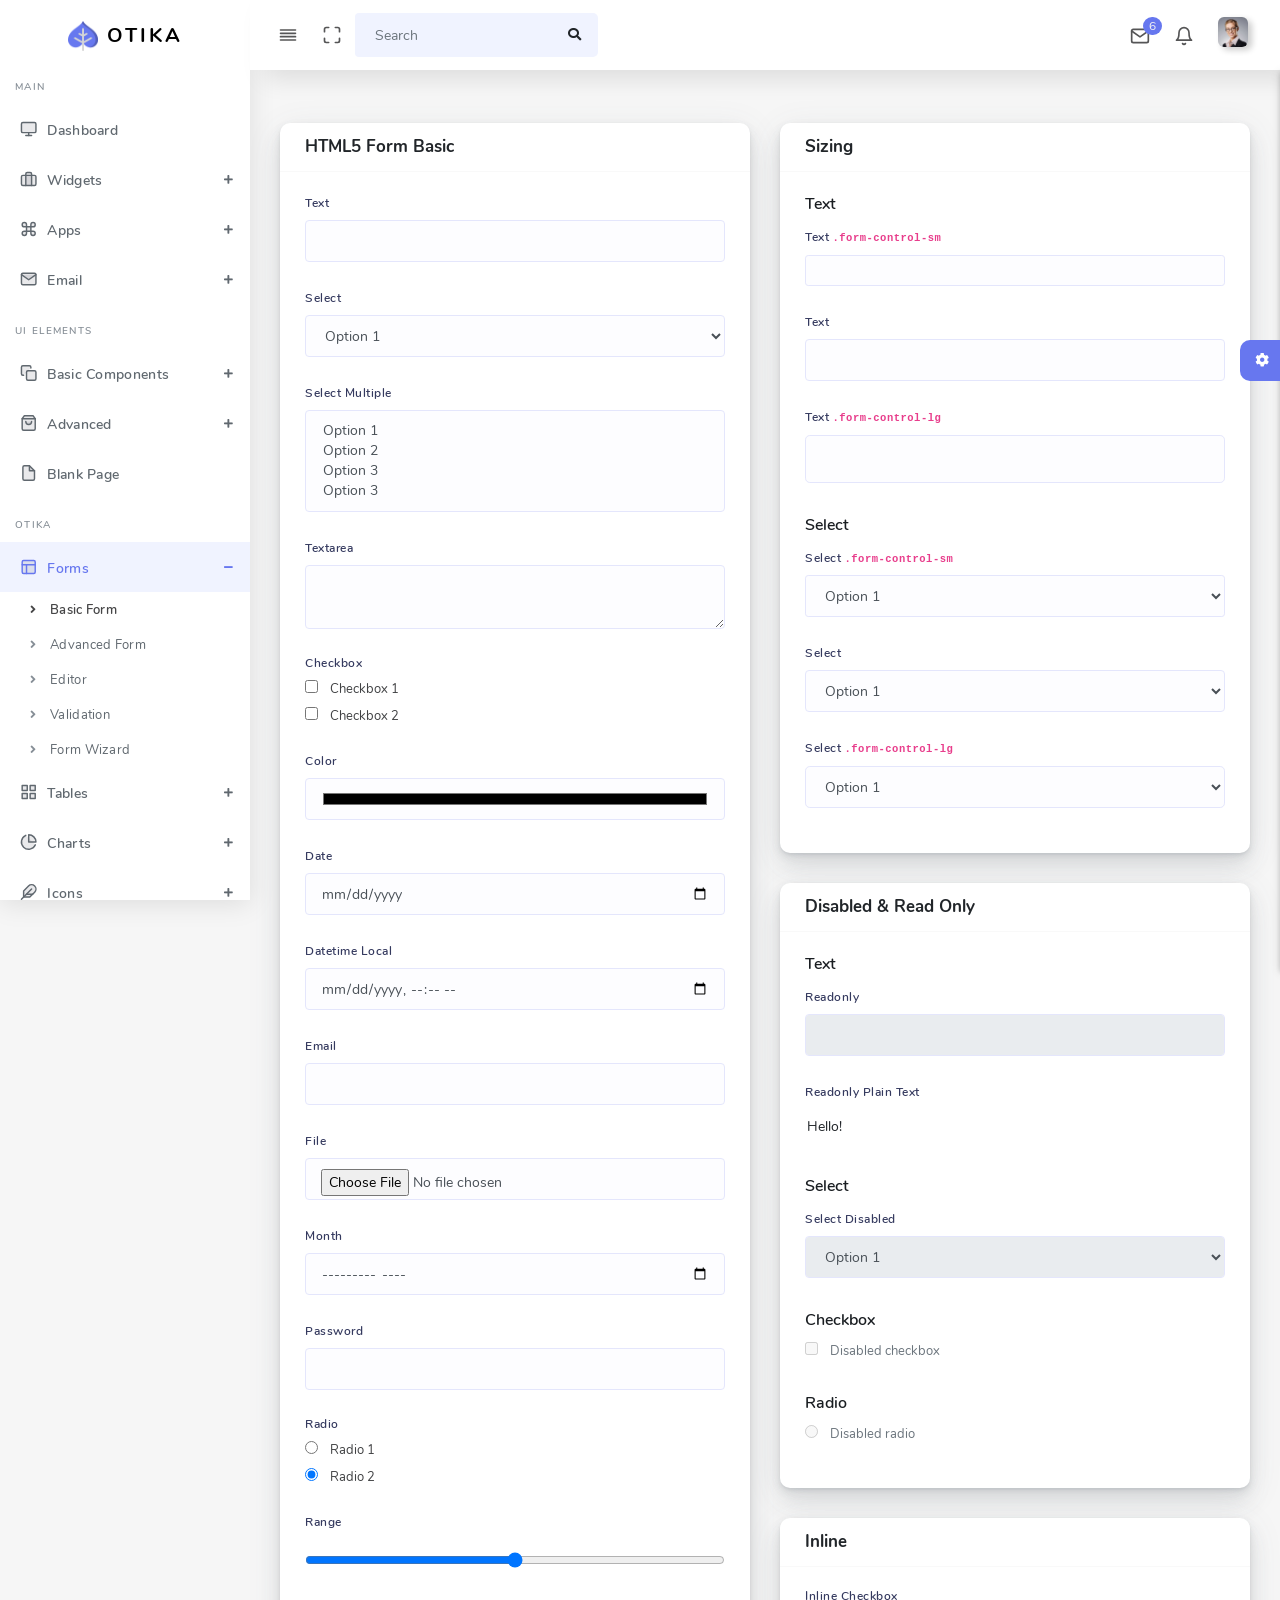
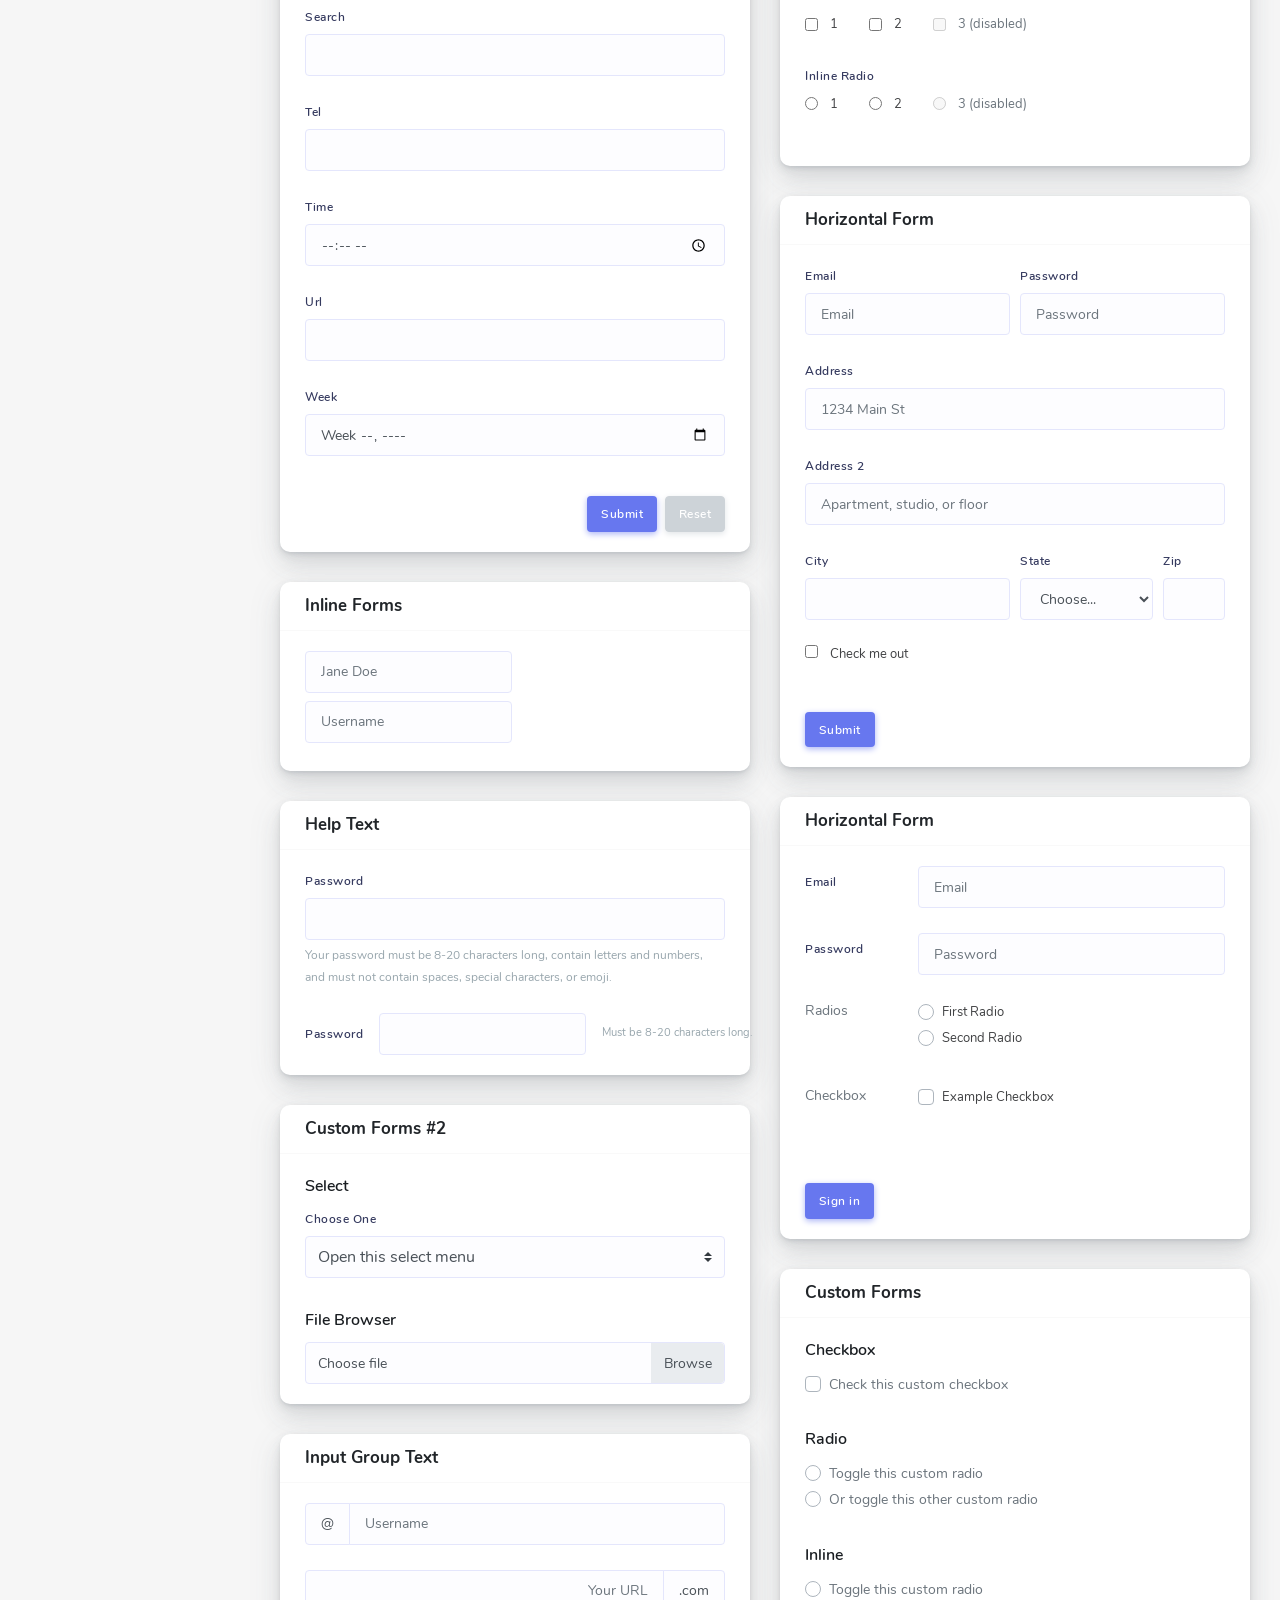
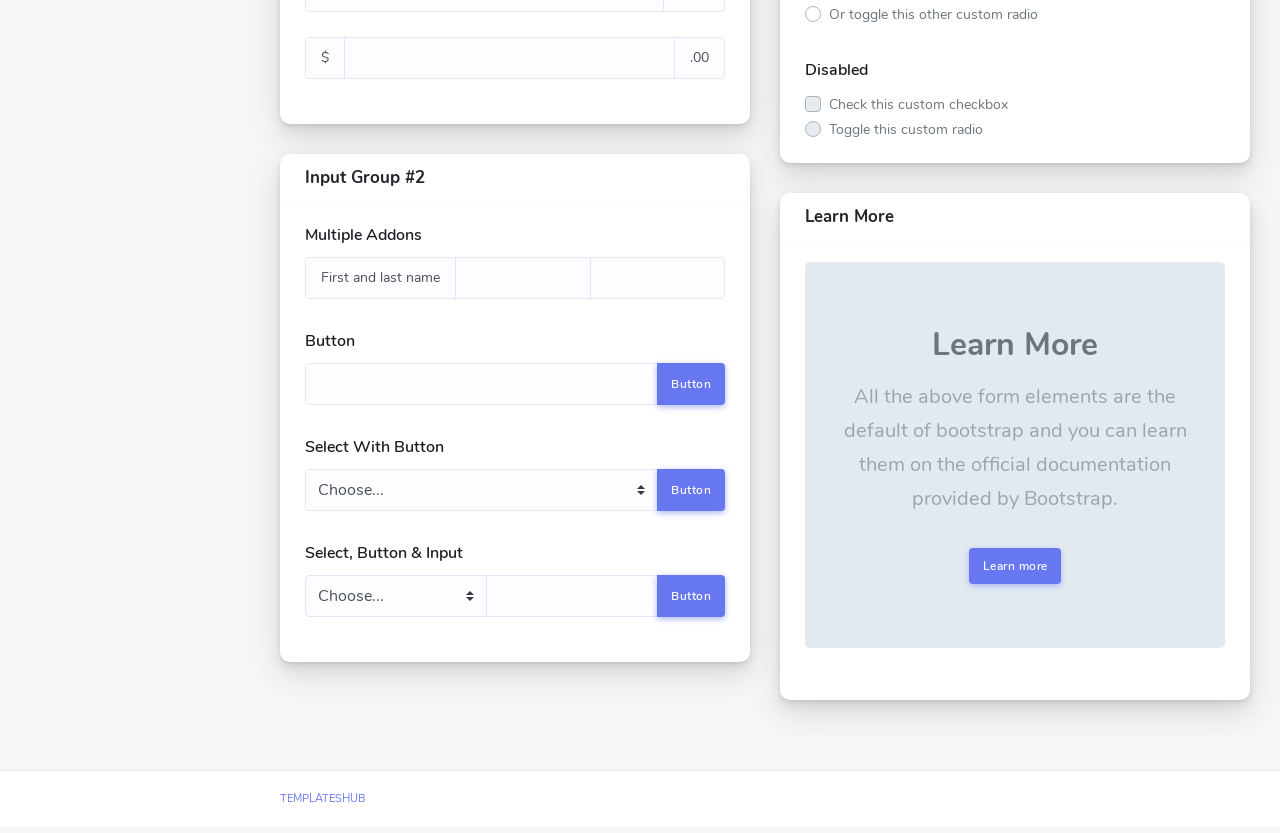
<file: views/newdesign/basic-form.html>
<!DOCTYPE html>
<html lang="en">


<!-- basic-form.html  21 Nov 2019 03:54:41 GMT -->
<head>
  <meta charset="UTF-8">
  <meta content="width=device-width, initial-scale=1, maximum-scale=1, shrink-to-fit=no" name="viewport">
  <title>Otika - Admin Dashboard Template</title>
  <!-- General CSS Files -->
  <link rel="stylesheet" href="assets/css/app.min.css">
  <!-- Template CSS -->
  <link rel="stylesheet" href="assets/css/style.css">
  <link rel="stylesheet" href="assets/css/components.css">
  <!-- Custom style CSS -->
  <link rel="stylesheet" href="assets/css/custom.css">
  <link rel='shortcut icon' type='image/x-icon' href='assets/img/favicon.ico' />
</head>

<body>
  <div class="loader"></div>
  <div id="app">
    <div class="main-wrapper main-wrapper-1">
      <div class="navbar-bg"></div>
      <nav class="navbar navbar-expand-lg main-navbar sticky">
        <div class="form-inline mr-auto">
          <ul class="navbar-nav mr-3">
            <li><a href="#" data-toggle="sidebar" class="nav-link nav-link-lg
									collapse-btn"> <i data-feather="align-justify"></i></a></li>
            <li><a href="#" class="nav-link nav-link-lg fullscreen-btn">
                <i data-feather="maximize"></i>
              </a></li>
            <li>
              <form class="form-inline mr-auto">
                <div class="search-element">
                  <input class="form-control" type="search" placeholder="Search" aria-label="Search" data-width="200">
                  <button class="btn" type="submit">
                    <i class="fas fa-search"></i>
                  </button>
                </div>
              </form>
            </li>
          </ul>
        </div>
        <ul class="navbar-nav navbar-right">
          <li class="dropdown dropdown-list-toggle"><a href="#" data-toggle="dropdown"
              class="nav-link nav-link-lg message-toggle"><i data-feather="mail"></i>
              <span class="badge headerBadge1">
                6 </span> </a>
            <div class="dropdown-menu dropdown-list dropdown-menu-right pullDown">
              <div class="dropdown-header">
                Messages
                <div class="float-right">
                  <a href="#">Mark All As Read</a>
                </div>
              </div>
              <div class="dropdown-list-content dropdown-list-message">
                <a href="#" class="dropdown-item"> <span class="dropdown-item-avatar
											text-white"> <img alt="image" src="assets/img/users/user-1.png" class="rounded-circle">
                  </span> <span class="dropdown-item-desc"> <span class="message-user">John
                      Deo</span>
                    <span class="time messege-text">Please check your mail !!</span>
                    <span class="time">2 Min Ago</span>
                  </span>
                </a> <a href="#" class="dropdown-item"> <span class="dropdown-item-avatar text-white">
                    <img alt="image" src="assets/img/users/user-2.png" class="rounded-circle">
                  </span> <span class="dropdown-item-desc"> <span class="message-user">Sarah
                      Smith</span> <span class="time messege-text">Request for leave
                      application</span>
                    <span class="time">5 Min Ago</span>
                  </span>
                </a> <a href="#" class="dropdown-item"> <span class="dropdown-item-avatar text-white">
                    <img alt="image" src="assets/img/users/user-5.png" class="rounded-circle">
                  </span> <span class="dropdown-item-desc"> <span class="message-user">Jacob
                      Ryan</span> <span class="time messege-text">Your payment invoice is
                      generated.</span> <span class="time">12 Min Ago</span>
                  </span>
                </a> <a href="#" class="dropdown-item"> <span class="dropdown-item-avatar text-white">
                    <img alt="image" src="assets/img/users/user-4.png" class="rounded-circle">
                  </span> <span class="dropdown-item-desc"> <span class="message-user">Lina
                      Smith</span> <span class="time messege-text">hii John, I have upload
                      doc
                      related to task.</span> <span class="time">30
                      Min Ago</span>
                  </span>
                </a> <a href="#" class="dropdown-item"> <span class="dropdown-item-avatar text-white">
                    <img alt="image" src="assets/img/users/user-3.png" class="rounded-circle">
                  </span> <span class="dropdown-item-desc"> <span class="message-user">Jalpa
                      Joshi</span> <span class="time messege-text">Please do as specify.
                      Let me
                      know if you have any query.</span> <span class="time">1
                      Days Ago</span>
                  </span>
                </a> <a href="#" class="dropdown-item"> <span class="dropdown-item-avatar text-white">
                    <img alt="image" src="assets/img/users/user-2.png" class="rounded-circle">
                  </span> <span class="dropdown-item-desc"> <span class="message-user">Sarah
                      Smith</span> <span class="time messege-text">Client Requirements</span>
                    <span class="time">2 Days Ago</span>
                  </span>
                </a>
              </div>
              <div class="dropdown-footer text-center">
                <a href="#">View All <i class="fas fa-chevron-right"></i></a>
              </div>
            </div>
          </li>
          <li class="dropdown dropdown-list-toggle"><a href="#" data-toggle="dropdown"
              class="nav-link notification-toggle nav-link-lg"><i data-feather="bell" class="bell"></i>
            </a>
            <div class="dropdown-menu dropdown-list dropdown-menu-right pullDown">
              <div class="dropdown-header">
                Notifications
                <div class="float-right">
                  <a href="#">Mark All As Read</a>
                </div>
              </div>
              <div class="dropdown-list-content dropdown-list-icons">
                <a href="#" class="dropdown-item dropdown-item-unread"> <span
                    class="dropdown-item-icon bg-primary text-white"> <i class="fas
												fa-code"></i>
                  </span> <span class="dropdown-item-desc"> Template update is
                    available now! <span class="time">2 Min
                      Ago</span>
                  </span>
                </a> <a href="#" class="dropdown-item"> <span class="dropdown-item-icon bg-info text-white"> <i class="far
												fa-user"></i>
                  </span> <span class="dropdown-item-desc"> <b>You</b> and <b>Dedik
                      Sugiharto</b> are now friends <span class="time">10 Hours
                      Ago</span>
                  </span>
                </a> <a href="#" class="dropdown-item"> <span class="dropdown-item-icon bg-success text-white"> <i
                      class="fas
												fa-check"></i>
                  </span> <span class="dropdown-item-desc"> <b>Kusnaedi</b> has
                    moved task <b>Fix bug header</b> to <b>Done</b> <span class="time">12
                      Hours
                      Ago</span>
                  </span>
                </a> <a href="#" class="dropdown-item"> <span class="dropdown-item-icon bg-danger text-white"> <i
                      class="fas fa-exclamation-triangle"></i>
                  </span> <span class="dropdown-item-desc"> Low disk space. Let's
                    clean it! <span class="time">17 Hours Ago</span>
                  </span>
                </a> <a href="#" class="dropdown-item"> <span class="dropdown-item-icon bg-info text-white"> <i class="fas
												fa-bell"></i>
                  </span> <span class="dropdown-item-desc"> Welcome to Otika
                    template! <span class="time">Yesterday</span>
                  </span>
                </a>
              </div>
              <div class="dropdown-footer text-center">
                <a href="#">View All <i class="fas fa-chevron-right"></i></a>
              </div>
            </div>
          </li>
          <li class="dropdown"><a href="#" data-toggle="dropdown"
              class="nav-link dropdown-toggle nav-link-lg nav-link-user"> <img alt="image" src="assets/img/user.png"
                class="user-img-radious-style"> <span class="d-sm-none d-lg-inline-block"></span></a>
            <div class="dropdown-menu dropdown-menu-right pullDown">
              <div class="dropdown-title">Hello Sarah Smith</div>
              <a href="profile.html" class="dropdown-item has-icon"> <i class="far
										fa-user"></i> Profile
              </a> <a href="timeline.html" class="dropdown-item has-icon"> <i class="fas fa-bolt"></i>
                Activities
              </a> <a href="#" class="dropdown-item has-icon"> <i class="fas fa-cog"></i>
                Settings
              </a>
              <div class="dropdown-divider"></div>
              <a href="auth-login.html" class="dropdown-item has-icon text-danger"> <i class="fas fa-sign-out-alt"></i>
                Logout
              </a>
            </div>
          </li>
        </ul>
      </nav>
      <div class="main-sidebar sidebar-style-2">
        <aside id="sidebar-wrapper">
          <div class="sidebar-brand">
            <a href="index.html"> <img alt="image" src="assets/img/logo.png" class="header-logo" /> <span
                class="logo-name">Otika</span>
            </a>
          </div>
          <ul class="sidebar-menu">
            <li class="menu-header">Main</li>
            <li class="dropdown">
              <a href="index.html" class="nav-link"><i data-feather="monitor"></i><span>Dashboard</span></a>
            </li>
            <li class="dropdown">
              <a href="#" class="menu-toggle nav-link has-dropdown"><i
                  data-feather="briefcase"></i><span>Widgets</span></a>
              <ul class="dropdown-menu">
                <li><a class="nav-link" href="widget-chart.html">Chart Widgets</a></li>
                <li><a class="nav-link" href="widget-data.html">Data Widgets</a></li>
              </ul>
            </li>
            <li class="dropdown">
              <a href="#" class="menu-toggle nav-link has-dropdown"><i data-feather="command"></i><span>Apps</span></a>
              <ul class="dropdown-menu">
                <li><a class="nav-link" href="chat.html">Chat</a></li>
                <li><a class="nav-link" href="portfolio.html">Portfolio</a></li>
                <li><a class="nav-link" href="blog.html">Blog</a></li>
                <li><a class="nav-link" href="calendar.html">Calendar</a></li>
              </ul>
            </li>
            <li class="dropdown">
              <a href="#" class="menu-toggle nav-link has-dropdown"><i data-feather="mail"></i><span>Email</span></a>
              <ul class="dropdown-menu">
                <li><a class="nav-link" href="email-inbox.html">Inbox</a></li>
                <li><a class="nav-link" href="email-compose.html">Compose</a></li>
                <li><a class="nav-link" href="email-read.html">read</a></li>
              </ul>
            </li>
            <li class="menu-header">UI Elements</li>
            <li class="dropdown">
              <a href="#" class="menu-toggle nav-link has-dropdown"><i data-feather="copy"></i><span>Basic
                  Components</span></a>
              <ul class="dropdown-menu">
                <li><a class="nav-link" href="alert.html">Alert</a></li>
                <li><a class="nav-link" href="badge.html">Badge</a></li>
                <li><a class="nav-link" href="breadcrumb.html">Breadcrumb</a></li>
                <li><a class="nav-link" href="buttons.html">Buttons</a></li>
                <li><a class="nav-link" href="collapse.html">Collapse</a></li>
                <li><a class="nav-link" href="dropdown.html">Dropdown</a></li>
                <li><a class="nav-link" href="checkbox-and-radio.html">Checkbox &amp; Radios</a></li>
                <li><a class="nav-link" href="list-group.html">List Group</a></li>
                <li><a class="nav-link" href="media-object.html">Media Object</a></li>
                <li><a class="nav-link" href="navbar.html">Navbar</a></li>
                <li><a class="nav-link" href="pagination.html">Pagination</a></li>
                <li><a class="nav-link" href="popover.html">Popover</a></li>
                <li><a class="nav-link" href="progress.html">Progress</a></li>
                <li><a class="nav-link" href="tooltip.html">Tooltip</a></li>
                <li><a class="nav-link" href="flags.html">Flag</a></li>
                <li><a class="nav-link" href="typography.html">Typography</a></li>
              </ul>
            </li>
            <li class="dropdown">
              <a href="#" class="menu-toggle nav-link has-dropdown"><i
                  data-feather="shopping-bag"></i><span>Advanced</span></a>
              <ul class="dropdown-menu">
                <li><a class="nav-link" href="avatar.html">Avatar</a></li>
                <li><a class="nav-link" href="card.html">Card</a></li>
                <li><a class="nav-link" href="modal.html">Modal</a></li>
                <li><a class="nav-link" href="sweet-alert.html">Sweet Alert</a></li>
                <li><a class="nav-link" href="toastr.html">Toastr</a></li>
                <li><a class="nav-link" href="empty-state.html">Empty State</a></li>
                <li><a class="nav-link" href="multiple-upload.html">Multiple Upload</a></li>
                <li><a class="nav-link" href="pricing.html">Pricing</a></li>
                <li><a class="nav-link" href="tabs.html">Tab</a></li>
              </ul>
            </li>
            <li><a class="nav-link" href="blank.html"><i data-feather="file"></i><span>Blank Page</span></a></li>
            <li class="menu-header">Otika</li>
            <li class="dropdown active">
              <a href="#" class="menu-toggle nav-link has-dropdown"><i data-feather="layout"></i><span>Forms</span></a>
              <ul class="dropdown-menu">
                <li class="active"><a class="nav-link" href="basic-form.html">Basic Form</a></li>
                <li><a class="nav-link" href="forms-advanced-form.html">Advanced Form</a></li>
                <li><a class="nav-link" href="forms-editor.html">Editor</a></li>
                <li><a class="nav-link" href="forms-validation.html">Validation</a></li>
                <li><a class="nav-link" href="form-wizard.html">Form Wizard</a></li>
              </ul>
            </li>
            <li class="dropdown">
              <a href="#" class="menu-toggle nav-link has-dropdown"><i data-feather="grid"></i><span>Tables</span></a>
              <ul class="dropdown-menu">
                <li><a class="nav-link" href="basic-table.html">Basic Tables</a></li>
                <li><a class="nav-link" href="advance-table.html">Advanced Table</a></li>
                <li><a class="nav-link" href="datatables.html">Datatable</a></li>
                <li><a class="nav-link" href="export-table.html">Export Table</a></li>
                <li><a class="nav-link" href="editable-table.html">Editable Table</a></li>
              </ul>
            </li>
            <li class="dropdown">
              <a href="#" class="menu-toggle nav-link has-dropdown"><i
                  data-feather="pie-chart"></i><span>Charts</span></a>
              <ul class="dropdown-menu">
                <li><a class="nav-link" href="chart-amchart.html">amChart</a></li>
                <li><a class="nav-link" href="chart-apexchart.html">apexchart</a></li>
                <li><a class="nav-link" href="chart-echart.html">eChart</a></li>
                <li><a class="nav-link" href="chart-chartjs.html">Chartjs</a></li>
                <li><a class="nav-link" href="chart-sparkline.html">Sparkline</a></li>
                <li><a class="nav-link" href="chart-morris.html">Morris</a></li>
              </ul>
            </li>
            <li class="dropdown">
              <a href="#" class="menu-toggle nav-link has-dropdown"><i data-feather="feather"></i><span>Icons</span></a>
              <ul class="dropdown-menu">
                <li><a class="nav-link" href="icon-font-awesome.html">Font Awesome</a></li>
                <li><a class="nav-link" href="icon-material.html">Material Design</a></li>
                <li><a class="nav-link" href="icon-ionicons.html">Ion Icons</a></li>
                <li><a class="nav-link" href="icon-feather.html">Feather Icons</a></li>
                <li><a class="nav-link" href="icon-weather-icon.html">Weather Icon</a></li>
              </ul>
            </li>
            <li class="menu-header">Media</li>
            <li class="dropdown">
              <a href="#" class="menu-toggle nav-link has-dropdown"><i data-feather="image"></i><span>Gallery</span></a>
              <ul class="dropdown-menu">
                <li><a class="nav-link" href="light-gallery.html">Light Gallery</a></li>
                <li><a href="gallery1.html">Gallery 2</a></li>
              </ul>
            </li>
            <li class="dropdown">
              <a href="#" class="menu-toggle nav-link has-dropdown"><i data-feather="flag"></i><span>Sliders</span></a>
              <ul class="dropdown-menu">
                <li><a href="carousel.html">Bootstrap Carousel.html</a></li>
                <li><a class="nav-link" href="owl-carousel.html">Owl Carousel</a></li>
              </ul>
            </li>
            <li><a class="nav-link" href="timeline.html"><i data-feather="sliders"></i><span>Timeline</span></a></li>
            <li class="menu-header">Maps</li>
            <li class="dropdown">
              <a href="#" class="menu-toggle nav-link has-dropdown"><i data-feather="map"></i><span>Google
                  Maps</span></a>
              <ul class="dropdown-menu">
                <li><a href="gmaps-advanced-route.html">Advanced Route</a></li>
                <li><a href="gmaps-draggable-marker.html">Draggable Marker</a></li>
                <li><a href="gmaps-geocoding.html">Geocoding</a></li>
                <li><a href="gmaps-geolocation.html">Geolocation</a></li>
                <li><a href="gmaps-marker.html">Marker</a></li>
                <li><a href="gmaps-multiple-marker.html">Multiple Marker</a></li>
                <li><a href="gmaps-route.html">Route</a></li>
                <li><a href="gmaps-simple.html">Simple</a></li>
              </ul>
            </li>
            <li><a class="nav-link" href="vector-map.html"><i data-feather="map-pin"></i><span>Vector
                  Map</span></a></li>
            <li class="menu-header">Pages</li>
            <li class="dropdown">
              <a href="#" class="menu-toggle nav-link has-dropdown"><i
                  data-feather="user-check"></i><span>Auth</span></a>
              <ul class="dropdown-menu">
                <li><a href="auth-login.html">Login</a></li>
                <li><a href="auth-register.html">Register</a></li>
                <li><a href="auth-forgot-password.html">Forgot Password</a></li>
                <li><a href="auth-reset-password.html">Reset Password</a></li>
                <li><a href="subscribe.html">Subscribe</a></li>
              </ul>
            </li>
            <li class="dropdown">
              <a href="#" class="menu-toggle nav-link has-dropdown"><i
                  data-feather="alert-triangle"></i><span>Errors</span></a>
              <ul class="dropdown-menu">
                <li><a class="nav-link" href="errors-503.html">503</a></li>
                <li><a class="nav-link" href="errors-403.html">403</a></li>
                <li><a class="nav-link" href="errors-404.html">404</a></li>
                <li><a class="nav-link" href="errors-500.html">500</a></li>
              </ul>
            </li>
            <li class="dropdown">
              <a href="#" class="menu-toggle nav-link has-dropdown"><i data-feather="anchor"></i><span>Other
                  Pages</span></a>
              <ul class="dropdown-menu">
                <li><a class="nav-link" href="create-post.html">Create Post</a></li>
                <li><a class="nav-link" href="posts.html">Posts</a></li>
                <li><a class="nav-link" href="profile.html">Profile</a></li>
                <li><a class="nav-link" href="contact.html">Contact</a></li>
                <li><a class="nav-link" href="invoice.html">Invoice</a></li>
              </ul>
            </li>
            <li class="dropdown">
              <a href="#" class="menu-toggle nav-link has-dropdown"><i
                  data-feather="chevrons-down"></i><span>Multilevel</span></a>
              <ul class="dropdown-menu">
                <li><a href="#">Menu 1</a></li>
                <li class="dropdown">
                  <a href="#" class="has-dropdown">Menu 2</a>
                  <ul class="dropdown-menu">
                    <li><a href="#">Child Menu 1</a></li>
                    <li class="dropdown">
                      <a href="#" class="has-dropdown">Child Menu 2</a>
                      <ul class="dropdown-menu">
                        <li><a href="#">Child Menu 1</a></li>
                        <li><a href="#">Child Menu 2</a></li>
                      </ul>
                    </li>
                    <li><a href="#"> Child Menu 3</a></li>
                  </ul>
                </li>
              </ul>
            </li>
          </ul>
        </aside>
      </div>
      <!-- Main Content -->
      <div class="main-content">
        <section class="section">
          <div class="section-body">
            <div class="row">
              <div class="col-12 col-md-6 col-lg-6">
                <div class="card">
                  <div class="card-header">
                    <h4>HTML5 Form Basic</h4>
                  </div>
                  <div class="card-body">
                    <div class="form-group">
                      <label>Text</label>
                      <input type="text" class="form-control">
                    </div>
                    <div class="form-group">
                      <label>Select</label>
                      <select class="form-control">
                        <option>Option 1</option>
                        <option>Option 2</option>
                        <option>Option 3</option>
                      </select>
                    </div>
                    <div class="form-group">
                      <label>Select Multiple</label>
                      <select class="form-control" multiple="" data-height="100%">
                        <option>Option 1</option>
                        <option>Option 2</option>
                        <option>Option 3</option>
                        <option>Option 3</option>
                      </select>
                    </div>
                    <div class="form-group">
                      <label>Textarea</label>
                      <textarea class="form-control"></textarea>
                    </div>
                    <div class="form-group">
                      <label class="d-block">Checkbox</label>
                      <div class="form-check">
                        <input class="form-check-input" type="checkbox" id="defaultCheck1">
                        <label class="form-check-label" for="defaultCheck1">
                          Checkbox 1
                        </label>
                      </div>
                      <div class="form-check">
                        <input class="form-check-input" type="checkbox" id="defaultCheck3">
                        <label class="form-check-label" for="defaultCheck3">
                          Checkbox 2
                        </label>
                      </div>
                    </div>
                    <div class="form-group">
                      <label>Color</label>
                      <input type="color" class="form-control">
                    </div>
                    <div class="form-group">
                      <label>Date</label>
                      <input type="date" class="form-control">
                    </div>
                    <div class="form-group">
                      <label>Datetime Local</label>
                      <input type="datetime-local" class="form-control">
                    </div>
                    <div class="form-group">
                      <label>Email</label>
                      <input type="email" class="form-control">
                    </div>
                    <div class="form-group">
                      <label>File</label>
                      <input type="file" class="form-control">
                    </div>
                    <div class="form-group">
                      <label>Month</label>
                      <input type="month" class="form-control">
                    </div>
                    <div class="form-group">
                      <label>Password</label>
                      <input type="password" class="form-control">
                    </div>
                    <div class="form-group">
                      <label class="d-block">Radio</label>
                      <div class="form-check">
                        <input class="form-check-input" type="radio" name="exampleRadios" id="exampleRadios1" checked>
                        <label class="form-check-label" for="exampleRadios1">
                          Radio 1
                        </label>
                      </div>
                      <div class="form-check">
                        <input class="form-check-input" type="radio" name="exampleRadios" id="exampleRadios2" checked>
                        <label class="form-check-label" for="exampleRadios2">
                          Radio 2
                        </label>
                      </div>
                    </div>
                    <div class="form-group">
                      <label>Range</label>
                      <input type="range" class="form-control">
                    </div>
                    <div class="form-group">
                      <label>Search</label>
                      <input type="search" class="form-control">
                    </div>
                    <div class="form-group">
                      <label>Tel</label>
                      <input type="tel" class="form-control">
                    </div>
                    <div class="form-group">
                      <label>Time</label>
                      <input type="time" class="form-control">
                    </div>
                    <div class="form-group">
                      <label>Url</label>
                      <input type="url" class="form-control">
                    </div>
                    <div class="form-group mb-0">
                      <label>Week</label>
                      <input type="week" class="form-control">
                    </div>
                  </div>
                  <div class="card-footer text-right">
                    <button class="btn btn-primary mr-1" type="submit">Submit</button>
                    <button class="btn btn-secondary" type="reset">Reset</button>
                  </div>
                </div>
                <div class="card">
                  <div class="card-header">
                    <h4>Inline Forms</h4>
                  </div>
                  <div class="card-body">
                    <form class="form-inline">
                      <label class="sr-only" for="inlineFormInputName2">Name</label>
                      <input type="text" class="form-control mb-2 mr-sm-2" id="inlineFormInputName2"
                        placeholder="Jane Doe">
                      <label class="sr-only" for="inlineFormInputGroupUsername2">Username</label>
                      <div class="input-group mb-2 mr-sm-2">
                        <input type="text" class="form-control" id="inlineFormInputGroupUsername2"
                          placeholder="Username">
                      </div>
                    </form>
                  </div>
                </div>
                <div class="card">
                  <div class="card-header">
                    <h4>Help Text</h4>
                  </div>
                  <div class="card-body">
                    <div class="form-group">
                      <label for="inputPassword5">Password</label>
                      <input type="password" id="inputPassword5" class="form-control"
                        aria-describedby="passwordHelpBlock">
                      <small id="passwordHelpBlock" class="form-text text-muted">
                        Your password must be 8-20 characters long, contain letters and numbers, and must not contain
                        spaces, special characters, or emoji.
                      </small>
                    </div>
                    <div class="form-inline">
                      <div class="form-group">
                        <label for="inputPassword6">Password</label>
                        <input type="password" id="inputPassword6" class="form-control mx-sm-3"
                          aria-describedby="passwordHelpInline">
                        <small id="passwordHelpInline" class="text-muted">
                          Must be 8-20 characters long.
                        </small>
                      </div>
                    </div>
                  </div>
                </div>
                <div class="card">
                  <div class="card-header">
                    <h4>Custom Forms #2</h4>
                  </div>
                  <div class="card-body">
                    <div class="section-title mt-0">Select</div>
                    <div class="form-group">
                      <label>Choose One</label>
                      <select class="custom-select">
                        <option selected>Open this select menu</option>
                        <option value="1">One</option>
                        <option value="2">Two</option>
                        <option value="3">Three</option>
                      </select>
                    </div>
                    <div class="section-title">File Browser</div>
                    <div class="custom-file">
                      <input type="file" class="custom-file-input" id="customFile">
                      <label class="custom-file-label" for="customFile">Choose file</label>
                    </div>
                  </div>
                </div>
                <div class="card">
                  <div class="card-header">
                    <h4>Input Group Text</h4>
                  </div>
                  <div class="card-body">
                    <div class="form-group">
                      <div class="input-group mb-2">
                        <div class="input-group-prepend">
                          <div class="input-group-text">@</div>
                        </div>
                        <input type="text" class="form-control" id="inlineFormInputGroup" placeholder="Username">
                      </div>
                    </div>
                    <div class="form-group">
                      <div class="input-group mb-2">
                        <input type="text" class="form-control text-right" id="inlineFormInputGroup2"
                          placeholder="Your URL">
                        <div class="input-group-append">
                          <div class="input-group-text">.com</div>
                        </div>
                      </div>
                    </div>
                    <div class="form-group">
                      <div class="input-group mb-3">
                        <div class="input-group-prepend">
                          <span class="input-group-text">$</span>
                        </div>
                        <input type="text" class="form-control" aria-label="Amount (to the nearest dollar)">
                        <div class="input-group-append">
                          <span class="input-group-text">.00</span>
                        </div>
                      </div>
                    </div>
                  </div>
                </div>
                <div class="card">
                  <div class="card-header">
                    <h4>Input Group #2</h4>
                  </div>
                  <div class="card-body">
                    <div class="section-title mt-0">Multiple Addons</div>
                    <div class="form-group">
                      <div class="input-group">
                        <div class="input-group-prepend">
                          <span class="input-group-text">First and last name</span>
                        </div>
                        <input type="text" class="form-control">
                        <input type="text" class="form-control">
                      </div>
                    </div>
                    <div class="section-title">Button</div>
                    <div class="form-group">
                      <div class="input-group mb-3">
                        <input type="text" class="form-control" placeholder="" aria-label="">
                        <div class="input-group-append">
                          <button class="btn btn-primary" type="button">Button</button>
                        </div>
                      </div>
                    </div>
                    <div class="section-title">Select With Button</div>
                    <div class="form-group">
                      <div class="input-group">
                        <select class="custom-select" id="inputGroupSelect04">
                          <option selected>Choose...</option>
                          <option value="1">One</option>
                          <option value="2">Two</option>
                          <option value="3">Three</option>
                        </select>
                        <div class="input-group-append">
                          <button class="btn btn-primary" type="button">Button</button>
                        </div>
                      </div>
                    </div>
                    <div class="section-title">Select, Button &amp; Input</div>
                    <div class="form-group">
                      <div class="input-group">
                        <select class="custom-select" id="inputGroupSelect05">
                          <option selected>Choose...</option>
                          <option value="1">One</option>
                          <option value="2">Two</option>
                          <option value="3">Three</option>
                        </select>
                        <input type="text" class="form-control">
                        <div class="input-group-append">
                          <button class="btn btn-primary" type="button">Button</button>
                        </div>
                      </div>
                    </div>
                  </div>
                </div>
              </div>
              <div class="col-12 col-md-6 col-lg-6">
                <div class="card">
                  <div class="card-header">
                    <h4>Sizing</h4>
                  </div>
                  <div class="card-body">
                    <div class="section-title mt-0">Text</div>
                    <div class="form-group">
                      <label>Text <code>.form-control-sm</code></label>
                      <input type="text" class="form-control form-control-sm">
                    </div>
                    <div class="form-group">
                      <label>Text</label>
                      <input type="text" class="form-control">
                    </div>
                    <div class="form-group">
                      <label>Text <code>.form-control-lg</code></label>
                      <input type="text" class="form-control form-control-lg">
                    </div>
                    <div class="section-title">Select</div>
                    <div class="form-group">
                      <label>Select <code>.form-control-sm</code></label>
                      <select class="form-control form-control-sm">
                        <option>Option 1</option>
                        <option>Option 2</option>
                        <option>Option 3</option>
                      </select>
                    </div>
                    <div class="form-group">
                      <label>Select</label>
                      <select class="form-control">
                        <option>Option 1</option>
                        <option>Option 2</option>
                        <option>Option 3</option>
                      </select>
                    </div>
                    <div class="form-group">
                      <label>Select <code>.form-control-lg</code></label>
                      <select class="form-control form-control-lg">
                        <option>Option 1</option>
                        <option>Option 2</option>
                        <option>Option 3</option>
                      </select>
                    </div>
                  </div>
                </div>
                <div class="card">
                  <div class="card-header">
                    <h4>Disabled &amp; Read Only</h4>
                  </div>
                  <div class="card-body">
                    <div class="section-title mt-0">Text</div>
                    <div class="form-group">
                      <label>Readonly</label>
                      <input type="text" class="form-control" readonly="">
                    </div>
                    <div class="form-group">
                      <label>Readonly Plain Text</label>
                      <input type="text" class="form-control-plaintext" readonly="" value="Hello!">
                    </div>
                    <div class="section-title">Select</div>
                    <div class="form-group">
                      <label>Select Disabled</label>
                      <select class="form-control" disabled="">
                        <option>Option 1</option>
                        <option>Option 2</option>
                        <option>Option 3</option>
                      </select>
                    </div>
                    <div class="section-title">Checkbox</div>
                    <div class="form-group">
                      <div class="form-check">
                        <input class="form-check-input" type="checkbox" value="" id="defaultCheck2" disabled>
                        <label class="form-check-label" for="defaultCheck2">
                          Disabled checkbox
                        </label>
                      </div>
                    </div>
                    <div class="section-title">Radio</div>
                    <div class="form-group">
                      <div class="form-check">
                        <input class="form-check-input" type="radio" value="" id="radioDisabled" disabled>
                        <label class="form-check-label" for="radioDisabled">
                          Disabled radio
                        </label>
                      </div>
                    </div>
                  </div>
                </div>
                <div class="card">
                  <div class="card-header">
                    <h4>Inline</h4>
                  </div>
                  <div class="card-body">
                    <div class="form-group">
                      <label class="d-block">Inline Checkbox</label>
                      <div class="form-check form-check-inline">
                        <input class="form-check-input" type="checkbox" id="inlineCheckbox1" value="option1">
                        <label class="form-check-label" for="inlineCheckbox1">1</label>
                      </div>
                      <div class="form-check form-check-inline">
                        <input class="form-check-input" type="checkbox" id="inlineCheckbox2" value="option2">
                        <label class="form-check-label" for="inlineCheckbox2">2</label>
                      </div>
                      <div class="form-check form-check-inline">
                        <input class="form-check-input" type="checkbox" id="inlineCheckbox3" value="option3" disabled>
                        <label class="form-check-label" for="inlineCheckbox3">3 (disabled)</label>
                      </div>
                    </div>
                    <div class="form-group">
                      <label class="d-block">Inline Radio</label>
                      <div class="form-check form-check-inline">
                        <input class="form-check-input" type="radio" id="inlineradio1" value="option1">
                        <label class="form-check-label" for="inlineradio1">1</label>
                      </div>
                      <div class="form-check form-check-inline">
                        <input class="form-check-input" type="radio" id="inlineradio2" value="option2">
                        <label class="form-check-label" for="inlineradio2">2</label>
                      </div>
                      <div class="form-check form-check-inline">
                        <input class="form-check-input" type="radio" id="inlineradio3" value="option3" disabled>
                        <label class="form-check-label" for="inlineCheckbox3">3 (disabled)</label>
                      </div>
                    </div>
                  </div>
                </div>
                <div class="card">
                  <div class="card-header">
                    <h4>Horizontal Form</h4>
                  </div>
                  <div class="card-body">
                    <div class="form-row">
                      <div class="form-group col-md-6">
                        <label for="inputEmail4">Email</label>
                        <input type="email" class="form-control" id="inputEmail4" placeholder="Email">
                      </div>
                      <div class="form-group col-md-6">
                        <label for="inputPassword4">Password</label>
                        <input type="password" class="form-control" id="inputPassword4" placeholder="Password">
                      </div>
                    </div>
                    <div class="form-group">
                      <label for="inputAddress">Address</label>
                      <input type="text" class="form-control" id="inputAddress" placeholder="1234 Main St">
                    </div>
                    <div class="form-group">
                      <label for="inputAddress2">Address 2</label>
                      <input type="text" class="form-control" id="inputAddress2"
                        placeholder="Apartment, studio, or floor">
                    </div>
                    <div class="form-row">
                      <div class="form-group col-md-6">
                        <label for="inputCity">City</label>
                        <input type="text" class="form-control" id="inputCity">
                      </div>
                      <div class="form-group col-md-4">
                        <label for="inputState">State</label>
                        <select id="inputState" class="form-control">
                          <option selected>Choose...</option>
                          <option>...</option>
                        </select>
                      </div>
                      <div class="form-group col-md-2">
                        <label for="inputZip">Zip</label>
                        <input type="text" class="form-control" id="inputZip">
                      </div>
                    </div>
                    <div class="form-group mb-0">
                      <div class="form-check">
                        <input class="form-check-input" type="checkbox" id="gridCheck">
                        <label class="form-check-label" for="gridCheck">
                          Check me out
                        </label>
                      </div>
                    </div>
                  </div>
                  <div class="card-footer">
                    <button class="btn btn-primary">Submit</button>
                  </div>
                </div>
                <div class="card">
                  <div class="card-header">
                    <h4>Horizontal Form</h4>
                  </div>
                  <div class="card-body">
                    <div class="form-group row">
                      <label for="inputEmail3" class="col-sm-3 col-form-label">Email</label>
                      <div class="col-sm-9">
                        <input type="email" class="form-control" id="inputEmail3" placeholder="Email">
                      </div>
                    </div>
                    <div class="form-group row">
                      <label for="inputPassword3" class="col-sm-3 col-form-label">Password</label>
                      <div class="col-sm-9">
                        <input type="password" class="form-control" id="inputPassword3" placeholder="Password">
                      </div>
                    </div>
                    <fieldset class="form-group">
                      <div class="row">
                        <div class="col-form-label col-sm-3 pt-0">Radios</div>
                        <div class="col-sm-9">
                          <div class="form-check">
                            <div class="custom-control custom-radio">
                              <input type="radio" id="customRadio3" name="customRadio" class="custom-control-input">
                              <label class="custom-control-label" for="customRadio3">First Radio</label>
                            </div>
                            <div class="custom-control custom-radio">
                              <input type="radio" id="customRadio2" name="customRadio" class="custom-control-input">
                              <label class="custom-control-label" for="customRadio2">Second Radio</label>
                            </div>
                          </div>
                        </div>
                      </div>
                    </fieldset>
                    <div class="form-group row">
                      <div class="col-sm-3">Checkbox</div>
                      <div class="col-sm-9">
                        <div class="form-check">
                          <div class="custom-control custom-checkbox">
                            <input type="checkbox" class="custom-control-input" id="customCheck2">
                            <label class="custom-control-label" for="customCheck2">Example Checkbox</label>
                          </div>
                        </div>
                      </div>
                    </div>
                  </div>
                  <div class="card-footer">
                    <button type="submit" class="btn btn-primary">Sign in</button>
                  </div>
                </div>
                <div class="card">
                  <div class="card-header">
                    <h4>Custom Forms</h4>
                  </div>
                  <div class="card-body">
                    <div class="section-title mt-0">Checkbox</div>
                    <div class="custom-control custom-checkbox">
                      <input type="checkbox" class="custom-control-input" id="customCheck1">
                      <label class="custom-control-label" for="customCheck1">Check this custom checkbox</label>
                    </div>
                    <div class="section-title">Radio</div>
                    <div class="custom-control custom-radio">
                      <input type="radio" id="customRadio1" name="customRadio" class="custom-control-input">
                      <label class="custom-control-label" for="customRadio1">Toggle this custom radio</label>
                    </div>
                    <div class="custom-control custom-radio">
                      <input type="radio" id="customRadio4" name="customRadio" class="custom-control-input">
                      <label class="custom-control-label" for="customRadio4">Or toggle this other custom radio</label>
                    </div>
                    <div class="section-title">Inline</div>
                    <div class="custom-control custom-radio custom-control-inline">
                      <input type="radio" id="customRadioInline1" name="customRadioInline1"
                        class="custom-control-input">
                      <label class="custom-control-label" for="customRadioInline1">Toggle this custom radio</label>
                    </div>
                    <div class="custom-control custom-radio custom-control-inline">
                      <input type="radio" id="customRadioInline2" name="customRadioInline1"
                        class="custom-control-input">
                      <label class="custom-control-label" for="customRadioInline2">Or toggle this other custom
                        radio</label>
                    </div>
                    <div class="section-title">Disabled</div>
                    <div class="custom-control custom-checkbox">
                      <input type="checkbox" class="custom-control-input" id="customCheckDisabled" disabled>
                      <label class="custom-control-label" for="customCheckDisabled">Check this custom checkbox</label>
                    </div>
                    <div class="custom-control custom-radio">
                      <input type="radio" name="radioDisabled" class="custom-control-input" disabled>
                      <label class="custom-control-label">Toggle this custom radio</label>
                    </div>
                  </div>
                </div>
                <div class="card">
                  <div class="card-header">
                    <h4>Learn More</h4>
                  </div>
                  <div class="card-body">
                    <div class="jumbotron text-center">
                      <h2>Learn More</h2>
                      <p class="lead text-muted mt-3">All the above form elements are the default of bootstrap and you
                        can learn them on the official documentation provided by Bootstrap.</p>
                      <a class="btn btn-primary mt-3" href="https://getbootstrap.com/docs/4.0/components/forms/"
                        target="_blank" role="button">Learn more</a>
                    </div>
                  </div>
                </div>
              </div>
            </div>
          </div>
        </section>
        <div class="settingSidebar">
          <a href="javascript:void(0)" class="settingPanelToggle"> <i class="fa fa-spin fa-cog"></i>
          </a>
          <div class="settingSidebar-body ps-container ps-theme-default">
            <div class=" fade show active">
              <div class="setting-panel-header">Setting Panel
              </div>
              <div class="p-15 border-bottom">
                <h6 class="font-medium m-b-10">Select Layout</h6>
                <div class="selectgroup layout-color w-50">
                  <label class="selectgroup-item">
                    <input type="radio" name="value" value="1" class="selectgroup-input-radio select-layout" checked>
                    <span class="selectgroup-button">Light</span>
                  </label>
                  <label class="selectgroup-item">
                    <input type="radio" name="value" value="2" class="selectgroup-input-radio select-layout">
                    <span class="selectgroup-button">Dark</span>
                  </label>
                </div>
              </div>
              <div class="p-15 border-bottom">
                <h6 class="font-medium m-b-10">Sidebar Color</h6>
                <div class="selectgroup selectgroup-pills sidebar-color">
                  <label class="selectgroup-item">
                    <input type="radio" name="icon-input" value="1" class="selectgroup-input select-sidebar">
                    <span class="selectgroup-button selectgroup-button-icon" data-toggle="tooltip"
                      data-original-title="Light Sidebar"><i class="fas fa-sun"></i></span>
                  </label>
                  <label class="selectgroup-item">
                    <input type="radio" name="icon-input" value="2" class="selectgroup-input select-sidebar" checked>
                    <span class="selectgroup-button selectgroup-button-icon" data-toggle="tooltip"
                      data-original-title="Dark Sidebar"><i class="fas fa-moon"></i></span>
                  </label>
                </div>
              </div>
              <div class="p-15 border-bottom">
                <h6 class="font-medium m-b-10">Color Theme</h6>
                <div class="theme-setting-options">
                  <ul class="choose-theme list-unstyled mb-0">
                    <li title="white" class="active">
                      <div class="white"></div>
                    </li>
                    <li title="cyan">
                      <div class="cyan"></div>
                    </li>
                    <li title="black">
                      <div class="black"></div>
                    </li>
                    <li title="purple">
                      <div class="purple"></div>
                    </li>
                    <li title="orange">
                      <div class="orange"></div>
                    </li>
                    <li title="green">
                      <div class="green"></div>
                    </li>
                    <li title="red">
                      <div class="red"></div>
                    </li>
                  </ul>
                </div>
              </div>
              <div class="p-15 border-bottom">
                <div class="theme-setting-options">
                  <label class="m-b-0">
                    <input type="checkbox" name="custom-switch-checkbox" class="custom-switch-input"
                      id="mini_sidebar_setting">
                    <span class="custom-switch-indicator"></span>
                    <span class="control-label p-l-10">Mini Sidebar</span>
                  </label>
                </div>
              </div>
              <div class="p-15 border-bottom">
                <div class="theme-setting-options">
                  <label class="m-b-0">
                    <input type="checkbox" name="custom-switch-checkbox" class="custom-switch-input"
                      id="sticky_header_setting">
                    <span class="custom-switch-indicator"></span>
                    <span class="control-label p-l-10">Sticky Header</span>
                  </label>
                </div>
              </div>
              <div class="mt-4 mb-4 p-3 align-center rt-sidebar-last-ele">
                <a href="#" class="btn btn-icon icon-left btn-primary btn-restore-theme">
                  <i class="fas fa-undo"></i> Restore Default
                </a>
              </div>
            </div>
          </div>
        </div>
      </div>
      <footer class="main-footer">
        <div class="footer-left">
          <a href="templateshub.net">Templateshub</a></a>
        </div>
        <div class="footer-right">
        </div>
      </footer>
    </div>
  </div>
  <!-- General JS Scripts -->
  <script src="assets/js/app.min.js"></script>
  <!-- JS Libraies -->
  <!-- Page Specific JS File -->
  <!-- Template JS File -->
  <script src="assets/js/scripts.js"></script>
  <!-- Custom JS File -->
  <script src="assets/js/custom.js"></script>
</body>


<!-- basic-form.html  21 Nov 2019 03:54:41 GMT -->
</html>
</file>
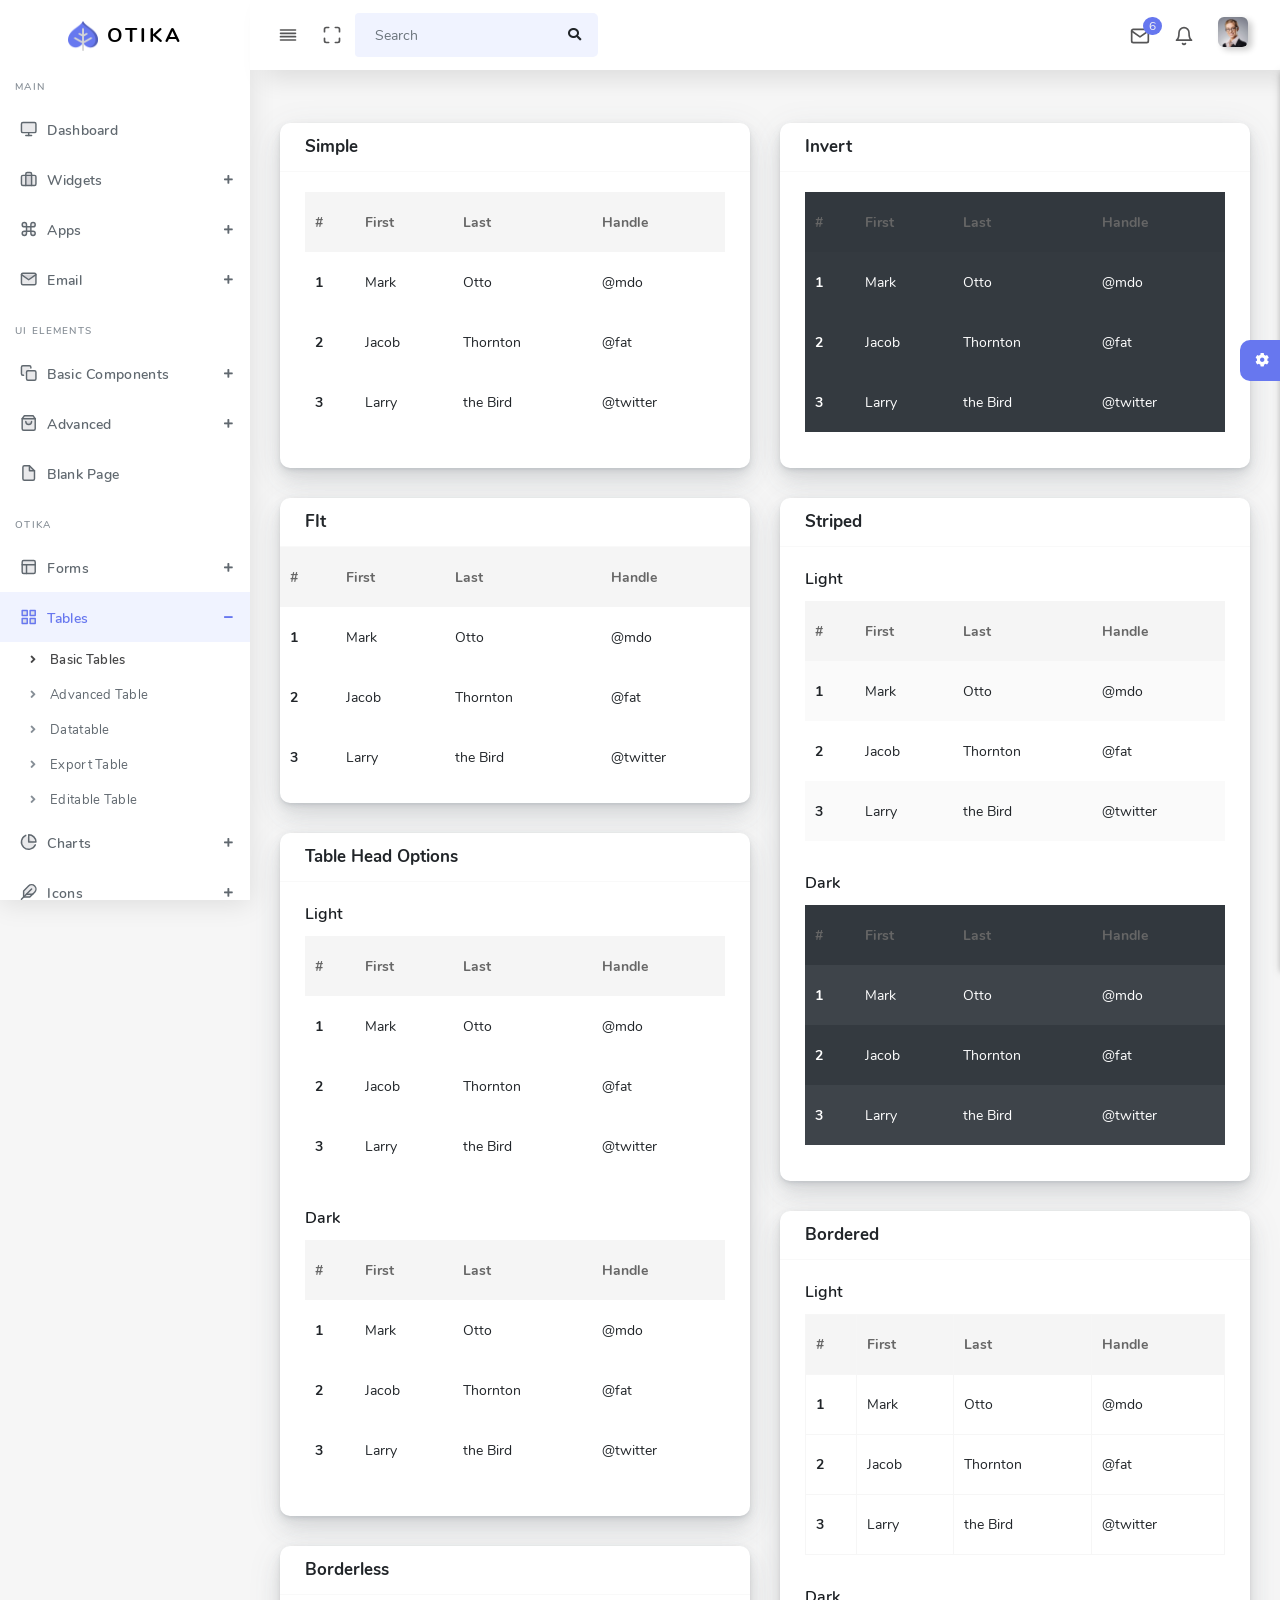
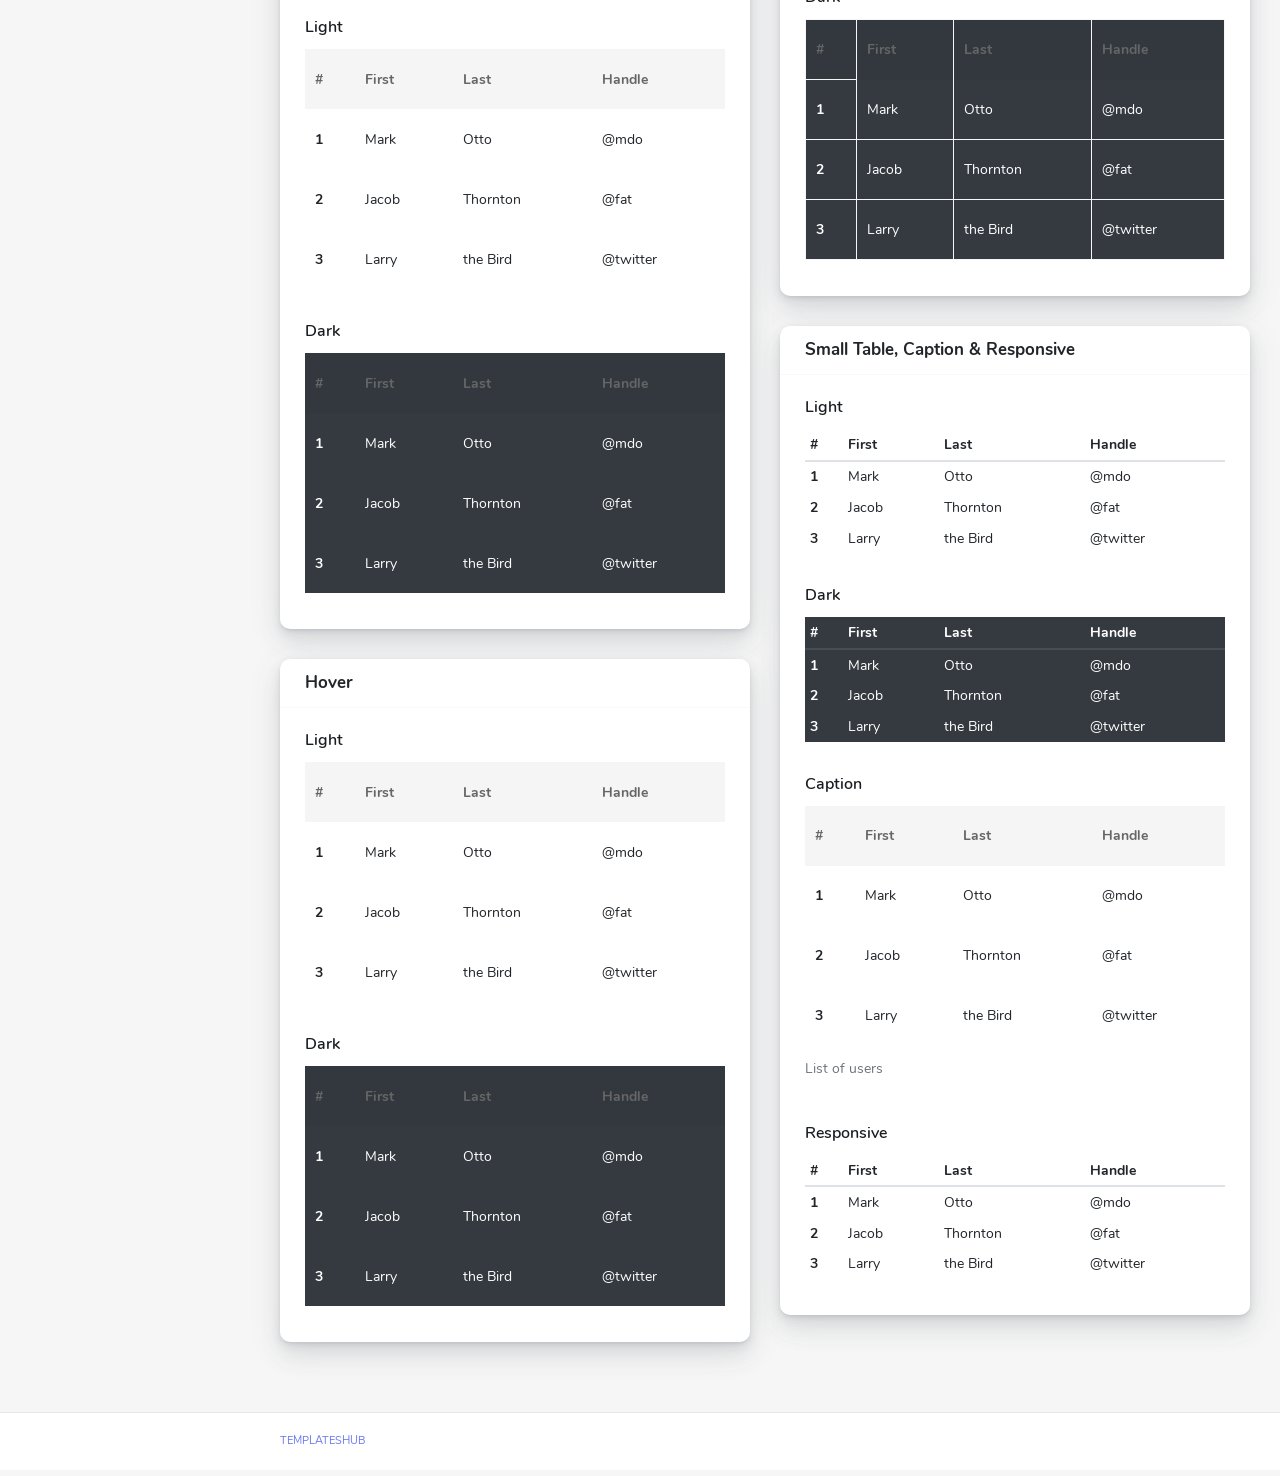
<file: views/newdesign/basic-table.html>
<!DOCTYPE html>
<html lang="en">


<!-- basic-table.html  21 Nov 2019 03:55:20 GMT -->
<head>
  <meta charset="UTF-8">
  <meta content="width=device-width, initial-scale=1, maximum-scale=1, shrink-to-fit=no" name="viewport">
  <title>Otika - Admin Dashboard Template</title>
  <!-- General CSS Files -->
  <link rel="stylesheet" href="assets/css/app.min.css">
  <!-- Template CSS -->
  <link rel="stylesheet" href="assets/css/style.css">
  <link rel="stylesheet" href="assets/css/components.css">
  <!-- Custom style CSS -->
  <link rel="stylesheet" href="assets/css/custom.css">
  <link rel='shortcut icon' type='image/x-icon' href='assets/img/favicon.ico' />
</head>

<body>
  <div class="loader"></div>
  <div id="app">
    <div class="main-wrapper main-wrapper-1">
      <div class="navbar-bg"></div>
      <nav class="navbar navbar-expand-lg main-navbar sticky">
        <div class="form-inline mr-auto">
          <ul class="navbar-nav mr-3">
            <li><a href="#" data-toggle="sidebar" class="nav-link nav-link-lg
									collapse-btn"> <i data-feather="align-justify"></i></a></li>
            <li><a href="#" class="nav-link nav-link-lg fullscreen-btn">
                <i data-feather="maximize"></i>
              </a></li>
            <li>
              <form class="form-inline mr-auto">
                <div class="search-element">
                  <input class="form-control" type="search" placeholder="Search" aria-label="Search" data-width="200">
                  <button class="btn" type="submit">
                    <i class="fas fa-search"></i>
                  </button>
                </div>
              </form>
            </li>
          </ul>
        </div>
        <ul class="navbar-nav navbar-right">
          <li class="dropdown dropdown-list-toggle"><a href="#" data-toggle="dropdown"
              class="nav-link nav-link-lg message-toggle"><i data-feather="mail"></i>
              <span class="badge headerBadge1">
                6 </span> </a>
            <div class="dropdown-menu dropdown-list dropdown-menu-right pullDown">
              <div class="dropdown-header">
                Messages
                <div class="float-right">
                  <a href="#">Mark All As Read</a>
                </div>
              </div>
              <div class="dropdown-list-content dropdown-list-message">
                <a href="#" class="dropdown-item"> <span class="dropdown-item-avatar
											text-white"> <img alt="image" src="assets/img/users/user-1.png" class="rounded-circle">
                  </span> <span class="dropdown-item-desc"> <span class="message-user">John
                      Deo</span>
                    <span class="time messege-text">Please check your mail !!</span>
                    <span class="time">2 Min Ago</span>
                  </span>
                </a> <a href="#" class="dropdown-item"> <span class="dropdown-item-avatar text-white">
                    <img alt="image" src="assets/img/users/user-2.png" class="rounded-circle">
                  </span> <span class="dropdown-item-desc"> <span class="message-user">Sarah
                      Smith</span> <span class="time messege-text">Request for leave
                      application</span>
                    <span class="time">5 Min Ago</span>
                  </span>
                </a> <a href="#" class="dropdown-item"> <span class="dropdown-item-avatar text-white">
                    <img alt="image" src="assets/img/users/user-5.png" class="rounded-circle">
                  </span> <span class="dropdown-item-desc"> <span class="message-user">Jacob
                      Ryan</span> <span class="time messege-text">Your payment invoice is
                      generated.</span> <span class="time">12 Min Ago</span>
                  </span>
                </a> <a href="#" class="dropdown-item"> <span class="dropdown-item-avatar text-white">
                    <img alt="image" src="assets/img/users/user-4.png" class="rounded-circle">
                  </span> <span class="dropdown-item-desc"> <span class="message-user">Lina
                      Smith</span> <span class="time messege-text">hii John, I have upload
                      doc
                      related to task.</span> <span class="time">30
                      Min Ago</span>
                  </span>
                </a> <a href="#" class="dropdown-item"> <span class="dropdown-item-avatar text-white">
                    <img alt="image" src="assets/img/users/user-3.png" class="rounded-circle">
                  </span> <span class="dropdown-item-desc"> <span class="message-user">Jalpa
                      Joshi</span> <span class="time messege-text">Please do as specify.
                      Let me
                      know if you have any query.</span> <span class="time">1
                      Days Ago</span>
                  </span>
                </a> <a href="#" class="dropdown-item"> <span class="dropdown-item-avatar text-white">
                    <img alt="image" src="assets/img/users/user-2.png" class="rounded-circle">
                  </span> <span class="dropdown-item-desc"> <span class="message-user">Sarah
                      Smith</span> <span class="time messege-text">Client Requirements</span>
                    <span class="time">2 Days Ago</span>
                  </span>
                </a>
              </div>
              <div class="dropdown-footer text-center">
                <a href="#">View All <i class="fas fa-chevron-right"></i></a>
              </div>
            </div>
          </li>
          <li class="dropdown dropdown-list-toggle"><a href="#" data-toggle="dropdown"
              class="nav-link notification-toggle nav-link-lg"><i data-feather="bell" class="bell"></i>
            </a>
            <div class="dropdown-menu dropdown-list dropdown-menu-right pullDown">
              <div class="dropdown-header">
                Notifications
                <div class="float-right">
                  <a href="#">Mark All As Read</a>
                </div>
              </div>
              <div class="dropdown-list-content dropdown-list-icons">
                <a href="#" class="dropdown-item dropdown-item-unread"> <span
                    class="dropdown-item-icon bg-primary text-white"> <i class="fas
												fa-code"></i>
                  </span> <span class="dropdown-item-desc"> Template update is
                    available now! <span class="time">2 Min
                      Ago</span>
                  </span>
                </a> <a href="#" class="dropdown-item"> <span class="dropdown-item-icon bg-info text-white"> <i class="far
												fa-user"></i>
                  </span> <span class="dropdown-item-desc"> <b>You</b> and <b>Dedik
                      Sugiharto</b> are now friends <span class="time">10 Hours
                      Ago</span>
                  </span>
                </a> <a href="#" class="dropdown-item"> <span class="dropdown-item-icon bg-success text-white"> <i
                      class="fas
												fa-check"></i>
                  </span> <span class="dropdown-item-desc"> <b>Kusnaedi</b> has
                    moved task <b>Fix bug header</b> to <b>Done</b> <span class="time">12
                      Hours
                      Ago</span>
                  </span>
                </a> <a href="#" class="dropdown-item"> <span class="dropdown-item-icon bg-danger text-white"> <i
                      class="fas fa-exclamation-triangle"></i>
                  </span> <span class="dropdown-item-desc"> Low disk space. Let's
                    clean it! <span class="time">17 Hours Ago</span>
                  </span>
                </a> <a href="#" class="dropdown-item"> <span class="dropdown-item-icon bg-info text-white"> <i class="fas
												fa-bell"></i>
                  </span> <span class="dropdown-item-desc"> Welcome to Otika
                    template! <span class="time">Yesterday</span>
                  </span>
                </a>
              </div>
              <div class="dropdown-footer text-center">
                <a href="#">View All <i class="fas fa-chevron-right"></i></a>
              </div>
            </div>
          </li>
          <li class="dropdown"><a href="#" data-toggle="dropdown"
              class="nav-link dropdown-toggle nav-link-lg nav-link-user"> <img alt="image" src="assets/img/user.png"
                class="user-img-radious-style"> <span class="d-sm-none d-lg-inline-block"></span></a>
            <div class="dropdown-menu dropdown-menu-right pullDown">
              <div class="dropdown-title">Hello Sarah Smith</div>
              <a href="profile.html" class="dropdown-item has-icon"> <i class="far
										fa-user"></i> Profile
              </a> <a href="timeline.html" class="dropdown-item has-icon"> <i class="fas fa-bolt"></i>
                Activities
              </a> <a href="#" class="dropdown-item has-icon"> <i class="fas fa-cog"></i>
                Settings
              </a>
              <div class="dropdown-divider"></div>
              <a href="auth-login.html" class="dropdown-item has-icon text-danger"> <i class="fas fa-sign-out-alt"></i>
                Logout
              </a>
            </div>
          </li>
        </ul>
      </nav>
      <div class="main-sidebar sidebar-style-2">
        <aside id="sidebar-wrapper">
          <div class="sidebar-brand">
            <a href="index.html"> <img alt="image" src="assets/img/logo.png" class="header-logo" /> <span
                class="logo-name">Otika</span>
            </a>
          </div>
          <ul class="sidebar-menu">
            <li class="menu-header">Main</li>
            <li class="dropdown">
              <a href="index.html" class="nav-link"><i data-feather="monitor"></i><span>Dashboard</span></a>
            </li>
            <li class="dropdown">
              <a href="#" class="menu-toggle nav-link has-dropdown"><i
                  data-feather="briefcase"></i><span>Widgets</span></a>
              <ul class="dropdown-menu">
                <li><a class="nav-link" href="widget-chart.html">Chart Widgets</a></li>
                <li><a class="nav-link" href="widget-data.html">Data Widgets</a></li>
              </ul>
            </li>
            <li class="dropdown">
              <a href="#" class="menu-toggle nav-link has-dropdown"><i data-feather="command"></i><span>Apps</span></a>
              <ul class="dropdown-menu">
                <li><a class="nav-link" href="chat.html">Chat</a></li>
                <li><a class="nav-link" href="portfolio.html">Portfolio</a></li>
                <li><a class="nav-link" href="blog.html">Blog</a></li>
                <li><a class="nav-link" href="calendar.html">Calendar</a></li>
              </ul>
            </li>
            <li class="dropdown">
              <a href="#" class="menu-toggle nav-link has-dropdown"><i data-feather="mail"></i><span>Email</span></a>
              <ul class="dropdown-menu">
                <li><a class="nav-link" href="email-inbox.html">Inbox</a></li>
                <li><a class="nav-link" href="email-compose.html">Compose</a></li>
                <li><a class="nav-link" href="email-read.html">read</a></li>
              </ul>
            </li>
            <li class="menu-header">UI Elements</li>
            <li class="dropdown">
              <a href="#" class="menu-toggle nav-link has-dropdown"><i data-feather="copy"></i><span>Basic
                  Components</span></a>
              <ul class="dropdown-menu">
                <li><a class="nav-link" href="alert.html">Alert</a></li>
                <li><a class="nav-link" href="badge.html">Badge</a></li>
                <li><a class="nav-link" href="breadcrumb.html">Breadcrumb</a></li>
                <li><a class="nav-link" href="buttons.html">Buttons</a></li>
                <li><a class="nav-link" href="collapse.html">Collapse</a></li>
                <li><a class="nav-link" href="dropdown.html">Dropdown</a></li>
                <li><a class="nav-link" href="checkbox-and-radio.html">Checkbox &amp; Radios</a></li>
                <li><a class="nav-link" href="list-group.html">List Group</a></li>
                <li><a class="nav-link" href="media-object.html">Media Object</a></li>
                <li><a class="nav-link" href="navbar.html">Navbar</a></li>
                <li><a class="nav-link" href="pagination.html">Pagination</a></li>
                <li><a class="nav-link" href="popover.html">Popover</a></li>
                <li><a class="nav-link" href="progress.html">Progress</a></li>
                <li><a class="nav-link" href="tooltip.html">Tooltip</a></li>
                <li><a class="nav-link" href="flags.html">Flag</a></li>
                <li><a class="nav-link" href="typography.html">Typography</a></li>
              </ul>
            </li>
            <li class="dropdown">
              <a href="#" class="menu-toggle nav-link has-dropdown"><i
                  data-feather="shopping-bag"></i><span>Advanced</span></a>
              <ul class="dropdown-menu">
                <li><a class="nav-link" href="avatar.html">Avatar</a></li>
                <li><a class="nav-link" href="card.html">Card</a></li>
                <li><a class="nav-link" href="modal.html">Modal</a></li>
                <li><a class="nav-link" href="sweet-alert.html">Sweet Alert</a></li>
                <li><a class="nav-link" href="toastr.html">Toastr</a></li>
                <li><a class="nav-link" href="empty-state.html">Empty State</a></li>
                <li><a class="nav-link" href="multiple-upload.html">Multiple Upload</a></li>
                <li><a class="nav-link" href="pricing.html">Pricing</a></li>
                <li><a class="nav-link" href="tabs.html">Tab</a></li>
              </ul>
            </li>
            <li><a class="nav-link" href="blank.html"><i data-feather="file"></i><span>Blank Page</span></a></li>
            <li class="menu-header">Otika</li>
            <li class="dropdown">
              <a href="#" class="menu-toggle nav-link has-dropdown"><i data-feather="layout"></i><span>Forms</span></a>
              <ul class="dropdown-menu">
                <li><a class="nav-link" href="basic-form.html">Basic Form</a></li>
                <li><a class="nav-link" href="forms-advanced-form.html">Advanced Form</a></li>
                <li><a class="nav-link" href="forms-editor.html">Editor</a></li>
                <li><a class="nav-link" href="forms-validation.html">Validation</a></li>
                <li><a class="nav-link" href="form-wizard.html">Form Wizard</a></li>
              </ul>
            </li>
            <li class="dropdown active">
              <a href="#" class="menu-toggle nav-link has-dropdown"><i data-feather="grid"></i><span>Tables</span></a>
              <ul class="dropdown-menu">
                <li class="active"><a class="nav-link" href="basic-table.html">Basic Tables</a></li>
                <li><a class="nav-link" href="advance-table.html">Advanced Table</a></li>
                <li><a class="nav-link" href="datatables.html">Datatable</a></li>
                <li><a class="nav-link" href="export-table.html">Export Table</a></li>
                <li><a class="nav-link" href="editable-table.html">Editable Table</a></li>
              </ul>
            </li>
            <li class="dropdown">
              <a href="#" class="menu-toggle nav-link has-dropdown"><i
                  data-feather="pie-chart"></i><span>Charts</span></a>
              <ul class="dropdown-menu">
                <li><a class="nav-link" href="chart-amchart.html">amChart</a></li>
                <li><a class="nav-link" href="chart-apexchart.html">apexchart</a></li>
                <li><a class="nav-link" href="chart-echart.html">eChart</a></li>
                <li><a class="nav-link" href="chart-chartjs.html">Chartjs</a></li>
                <li><a class="nav-link" href="chart-sparkline.html">Sparkline</a></li>
                <li><a class="nav-link" href="chart-morris.html">Morris</a></li>
              </ul>
            </li>
            <li class="dropdown">
              <a href="#" class="menu-toggle nav-link has-dropdown"><i data-feather="feather"></i><span>Icons</span></a>
              <ul class="dropdown-menu">
                <li><a class="nav-link" href="icon-font-awesome.html">Font Awesome</a></li>
                <li><a class="nav-link" href="icon-material.html">Material Design</a></li>
                <li><a class="nav-link" href="icon-ionicons.html">Ion Icons</a></li>
                <li><a class="nav-link" href="icon-feather.html">Feather Icons</a></li>
                <li><a class="nav-link" href="icon-weather-icon.html">Weather Icon</a></li>
              </ul>
            </li>
            <li class="menu-header">Media</li>
            <li class="dropdown">
              <a href="#" class="menu-toggle nav-link has-dropdown"><i data-feather="image"></i><span>Gallery</span></a>
              <ul class="dropdown-menu">
                <li><a class="nav-link" href="light-gallery.html">Light Gallery</a></li>
                <li><a href="gallery1.html">Gallery 2</a></li>
              </ul>
            </li>
            <li class="dropdown">
              <a href="#" class="menu-toggle nav-link has-dropdown"><i data-feather="flag"></i><span>Sliders</span></a>
              <ul class="dropdown-menu">
                <li><a href="carousel.html">Bootstrap Carousel.html</a></li>
                <li><a class="nav-link" href="owl-carousel.html">Owl Carousel</a></li>
              </ul>
            </li>
            <li><a class="nav-link" href="timeline.html"><i data-feather="sliders"></i><span>Timeline</span></a></li>
            <li class="menu-header">Maps</li>
            <li class="dropdown">
              <a href="#" class="menu-toggle nav-link has-dropdown"><i data-feather="map"></i><span>Google
                  Maps</span></a>
              <ul class="dropdown-menu">
                <li><a href="gmaps-advanced-route.html">Advanced Route</a></li>
                <li><a href="gmaps-draggable-marker.html">Draggable Marker</a></li>
                <li><a href="gmaps-geocoding.html">Geocoding</a></li>
                <li><a href="gmaps-geolocation.html">Geolocation</a></li>
                <li><a href="gmaps-marker.html">Marker</a></li>
                <li><a href="gmaps-multiple-marker.html">Multiple Marker</a></li>
                <li><a href="gmaps-route.html">Route</a></li>
                <li><a href="gmaps-simple.html">Simple</a></li>
              </ul>
            </li>
            <li><a class="nav-link" href="vector-map.html"><i data-feather="map-pin"></i><span>Vector
                  Map</span></a></li>
            <li class="menu-header">Pages</li>
            <li class="dropdown">
              <a href="#" class="menu-toggle nav-link has-dropdown"><i
                  data-feather="user-check"></i><span>Auth</span></a>
              <ul class="dropdown-menu">
                <li><a href="auth-login.html">Login</a></li>
                <li><a href="auth-register.html">Register</a></li>
                <li><a href="auth-forgot-password.html">Forgot Password</a></li>
                <li><a href="auth-reset-password.html">Reset Password</a></li>
                <li><a href="subscribe.html">Subscribe</a></li>
              </ul>
            </li>
            <li class="dropdown">
              <a href="#" class="menu-toggle nav-link has-dropdown"><i
                  data-feather="alert-triangle"></i><span>Errors</span></a>
              <ul class="dropdown-menu">
                <li><a class="nav-link" href="errors-503.html">503</a></li>
                <li><a class="nav-link" href="errors-403.html">403</a></li>
                <li><a class="nav-link" href="errors-404.html">404</a></li>
                <li><a class="nav-link" href="errors-500.html">500</a></li>
              </ul>
            </li>
            <li class="dropdown">
              <a href="#" class="menu-toggle nav-link has-dropdown"><i data-feather="anchor"></i><span>Other
                  Pages</span></a>
              <ul class="dropdown-menu">
                <li><a class="nav-link" href="create-post.html">Create Post</a></li>
                <li><a class="nav-link" href="posts.html">Posts</a></li>
                <li><a class="nav-link" href="profile.html">Profile</a></li>
                <li><a class="nav-link" href="contact.html">Contact</a></li>
                <li><a class="nav-link" href="invoice.html">Invoice</a></li>
              </ul>
            </li>
            <li class="dropdown">
              <a href="#" class="menu-toggle nav-link has-dropdown"><i
                  data-feather="chevrons-down"></i><span>Multilevel</span></a>
              <ul class="dropdown-menu">
                <li><a href="#">Menu 1</a></li>
                <li class="dropdown">
                  <a href="#" class="has-dropdown">Menu 2</a>
                  <ul class="dropdown-menu">
                    <li><a href="#">Child Menu 1</a></li>
                    <li class="dropdown">
                      <a href="#" class="has-dropdown">Child Menu 2</a>
                      <ul class="dropdown-menu">
                        <li><a href="#">Child Menu 1</a></li>
                        <li><a href="#">Child Menu 2</a></li>
                      </ul>
                    </li>
                    <li><a href="#"> Child Menu 3</a></li>
                  </ul>
                </li>
              </ul>
            </li>
          </ul>
        </aside>
      </div>
      <!-- Main Content -->
      <div class="main-content">
        <section class="section">
          <div class="section-body">
            <div class="row">
              <div class="col-12 col-md-6 col-lg-6">
                <div class="card">
                  <div class="card-header">
                    <h4>Simple</h4>
                  </div>
                  <div class="card-body">
                    <table class="table">
                      <thead>
                        <tr>
                          <th scope="col">#</th>
                          <th scope="col">First</th>
                          <th scope="col">Last</th>
                          <th scope="col">Handle</th>
                        </tr>
                      </thead>
                      <tbody>
                        <tr>
                          <th scope="row">1</th>
                          <td>Mark</td>
                          <td>Otto</td>
                          <td>@mdo</td>
                        </tr>
                        <tr>
                          <th scope="row">2</th>
                          <td>Jacob</td>
                          <td>Thornton</td>
                          <td>@fat</td>
                        </tr>
                        <tr>
                          <th scope="row">3</th>
                          <td>Larry</td>
                          <td>the Bird</td>
                          <td>@twitter</td>
                        </tr>
                      </tbody>
                    </table>
                  </div>
                </div>
                <div class="card">
                  <div class="card-header">
                    <h4>FIt</h4>
                  </div>
                  <div class="card-body p-0">
                    <table class="table">
                      <thead>
                        <tr>
                          <th scope="col">#</th>
                          <th scope="col">First</th>
                          <th scope="col">Last</th>
                          <th scope="col">Handle</th>
                        </tr>
                      </thead>
                      <tbody>
                        <tr>
                          <th scope="row">1</th>
                          <td>Mark</td>
                          <td>Otto</td>
                          <td>@mdo</td>
                        </tr>
                        <tr>
                          <th scope="row">2</th>
                          <td>Jacob</td>
                          <td>Thornton</td>
                          <td>@fat</td>
                        </tr>
                        <tr>
                          <th scope="row">3</th>
                          <td>Larry</td>
                          <td>the Bird</td>
                          <td>@twitter</td>
                        </tr>
                      </tbody>
                    </table>
                  </div>
                </div>
                <div class="card">
                  <div class="card-header">
                    <h4>Table Head Options</h4>
                  </div>
                  <div class="card-body">
                    <div class="section-title mt-0">Light</div>
                    <table class="table">
                      <thead class="thead-dark">
                        <tr>
                          <th scope="col">#</th>
                          <th scope="col">First</th>
                          <th scope="col">Last</th>
                          <th scope="col">Handle</th>
                        </tr>
                      </thead>
                      <tbody>
                        <tr>
                          <th scope="row">1</th>
                          <td>Mark</td>
                          <td>Otto</td>
                          <td>@mdo</td>
                        </tr>
                        <tr>
                          <th scope="row">2</th>
                          <td>Jacob</td>
                          <td>Thornton</td>
                          <td>@fat</td>
                        </tr>
                        <tr>
                          <th scope="row">3</th>
                          <td>Larry</td>
                          <td>the Bird</td>
                          <td>@twitter</td>
                        </tr>
                      </tbody>
                    </table>
                    <div class="section-title">Dark</div>
                    <table class="table">
                      <thead class="thead-light">
                        <tr>
                          <th scope="col">#</th>
                          <th scope="col">First</th>
                          <th scope="col">Last</th>
                          <th scope="col">Handle</th>
                        </tr>
                      </thead>
                      <tbody>
                        <tr>
                          <th scope="row">1</th>
                          <td>Mark</td>
                          <td>Otto</td>
                          <td>@mdo</td>
                        </tr>
                        <tr>
                          <th scope="row">2</th>
                          <td>Jacob</td>
                          <td>Thornton</td>
                          <td>@fat</td>
                        </tr>
                        <tr>
                          <th scope="row">3</th>
                          <td>Larry</td>
                          <td>the Bird</td>
                          <td>@twitter</td>
                        </tr>
                      </tbody>
                    </table>
                  </div>
                </div>
                <div class="card">
                  <div class="card-header">
                    <h4>Borderless</h4>
                  </div>
                  <div class="card-body">
                    <div class="section-title mt-0">Light</div>
                    <table class="table table-borderless">
                      <thead>
                        <tr>
                          <th scope="col">#</th>
                          <th scope="col">First</th>
                          <th scope="col">Last</th>
                          <th scope="col">Handle</th>
                        </tr>
                      </thead>
                      <tbody>
                        <tr>
                          <th scope="row">1</th>
                          <td>Mark</td>
                          <td>Otto</td>
                          <td>@mdo</td>
                        </tr>
                        <tr>
                          <th scope="row">2</th>
                          <td>Jacob</td>
                          <td>Thornton</td>
                          <td>@fat</td>
                        </tr>
                        <tr>
                          <th scope="row">3</th>
                          <td>Larry</td>
                          <td>the Bird</td>
                          <td>@twitter</td>
                        </tr>
                      </tbody>
                    </table>
                    <div class="section-title">Dark</div>
                    <table class="table table-borderless table-dark">
                      <thead>
                        <tr>
                          <th scope="col">#</th>
                          <th scope="col">First</th>
                          <th scope="col">Last</th>
                          <th scope="col">Handle</th>
                        </tr>
                      </thead>
                      <tbody>
                        <tr>
                          <th scope="row">1</th>
                          <td>Mark</td>
                          <td>Otto</td>
                          <td>@mdo</td>
                        </tr>
                        <tr>
                          <th scope="row">2</th>
                          <td>Jacob</td>
                          <td>Thornton</td>
                          <td>@fat</td>
                        </tr>
                        <tr>
                          <th scope="row">3</th>
                          <td>Larry</td>
                          <td>the Bird</td>
                          <td>@twitter</td>
                        </tr>
                      </tbody>
                    </table>
                  </div>
                </div>
                <div class="card">
                  <div class="card-header">
                    <h4>Hover</h4>
                  </div>
                  <div class="card-body">
                    <div class="section-title mt-0">Light</div>
                    <table class="table table-hover">
                      <thead>
                        <tr>
                          <th scope="col">#</th>
                          <th scope="col">First</th>
                          <th scope="col">Last</th>
                          <th scope="col">Handle</th>
                        </tr>
                      </thead>
                      <tbody>
                        <tr>
                          <th scope="row">1</th>
                          <td>Mark</td>
                          <td>Otto</td>
                          <td>@mdo</td>
                        </tr>
                        <tr>
                          <th scope="row">2</th>
                          <td>Jacob</td>
                          <td>Thornton</td>
                          <td>@fat</td>
                        </tr>
                        <tr>
                          <th scope="row">3</th>
                          <td>Larry</td>
                          <td>the Bird</td>
                          <td>@twitter</td>
                        </tr>
                      </tbody>
                    </table>
                    <div class="section-title">Dark</div>
                    <table class="table table-hover table-dark">
                      <thead>
                        <tr>
                          <th scope="col">#</th>
                          <th scope="col">First</th>
                          <th scope="col">Last</th>
                          <th scope="col">Handle</th>
                        </tr>
                      </thead>
                      <tbody>
                        <tr>
                          <th scope="row">1</th>
                          <td>Mark</td>
                          <td>Otto</td>
                          <td>@mdo</td>
                        </tr>
                        <tr>
                          <th scope="row">2</th>
                          <td>Jacob</td>
                          <td>Thornton</td>
                          <td>@fat</td>
                        </tr>
                        <tr>
                          <th scope="row">3</th>
                          <td>Larry</td>
                          <td>the Bird</td>
                          <td>@twitter</td>
                        </tr>
                      </tbody>
                    </table>
                  </div>
                </div>
              </div>
              <div class="col-12 col-md-6 col-lg-6">
                <div class="card">
                  <div class="card-header">
                    <h4>Invert</h4>
                  </div>
                  <div class="card-body">
                    <table class="table table-dark">
                      <thead>
                        <tr>
                          <th scope="col">#</th>
                          <th scope="col">First</th>
                          <th scope="col">Last</th>
                          <th scope="col">Handle</th>
                        </tr>
                      </thead>
                      <tbody>
                        <tr>
                          <th scope="row">1</th>
                          <td>Mark</td>
                          <td>Otto</td>
                          <td>@mdo</td>
                        </tr>
                        <tr>
                          <th scope="row">2</th>
                          <td>Jacob</td>
                          <td>Thornton</td>
                          <td>@fat</td>
                        </tr>
                        <tr>
                          <th scope="row">3</th>
                          <td>Larry</td>
                          <td>the Bird</td>
                          <td>@twitter</td>
                        </tr>
                      </tbody>
                    </table>
                  </div>
                </div>
                <div class="card">
                  <div class="card-header">
                    <h4>Striped</h4>
                  </div>
                  <div class="card-body">
                    <div class="section-title mt-0">Light</div>
                    <table class="table table-striped">
                      <thead>
                        <tr>
                          <th scope="col">#</th>
                          <th scope="col">First</th>
                          <th scope="col">Last</th>
                          <th scope="col">Handle</th>
                        </tr>
                      </thead>
                      <tbody>
                        <tr>
                          <th scope="row">1</th>
                          <td>Mark</td>
                          <td>Otto</td>
                          <td>@mdo</td>
                        </tr>
                        <tr>
                          <th scope="row">2</th>
                          <td>Jacob</td>
                          <td>Thornton</td>
                          <td>@fat</td>
                        </tr>
                        <tr>
                          <th scope="row">3</th>
                          <td>Larry</td>
                          <td>the Bird</td>
                          <td>@twitter</td>
                        </tr>
                      </tbody>
                    </table>
                    <div class="section-title">Dark</div>
                    <table class="table table-striped table-dark">
                      <thead>
                        <tr>
                          <th scope="col">#</th>
                          <th scope="col">First</th>
                          <th scope="col">Last</th>
                          <th scope="col">Handle</th>
                        </tr>
                      </thead>
                      <tbody>
                        <tr>
                          <th scope="row">1</th>
                          <td>Mark</td>
                          <td>Otto</td>
                          <td>@mdo</td>
                        </tr>
                        <tr>
                          <th scope="row">2</th>
                          <td>Jacob</td>
                          <td>Thornton</td>
                          <td>@fat</td>
                        </tr>
                        <tr>
                          <th scope="row">3</th>
                          <td>Larry</td>
                          <td>the Bird</td>
                          <td>@twitter</td>
                        </tr>
                      </tbody>
                    </table>
                  </div>
                </div>
                <div class="card">
                  <div class="card-header">
                    <h4>Bordered</h4>
                  </div>
                  <div class="card-body">
                    <div class="section-title mt-0">Light</div>
                    <table class="table table-bordered">
                      <thead>
                        <tr>
                          <th scope="col">#</th>
                          <th scope="col">First</th>
                          <th scope="col">Last</th>
                          <th scope="col">Handle</th>
                        </tr>
                      </thead>
                      <tbody>
                        <tr>
                          <th scope="row">1</th>
                          <td>Mark</td>
                          <td>Otto</td>
                          <td>@mdo</td>
                        </tr>
                        <tr>
                          <th scope="row">2</th>
                          <td>Jacob</td>
                          <td>Thornton</td>
                          <td>@fat</td>
                        </tr>
                        <tr>
                          <th scope="row">3</th>
                          <td>Larry</td>
                          <td>the Bird</td>
                          <td>@twitter</td>
                        </tr>
                      </tbody>
                    </table>
                    <div class="section-title">Dark</div>
                    <table class="table table-bordered table-dark">
                      <thead>
                        <tr>
                          <th scope="col">#</th>
                          <th scope="col">First</th>
                          <th scope="col">Last</th>
                          <th scope="col">Handle</th>
                        </tr>
                      </thead>
                      <tbody>
                        <tr>
                          <th scope="row">1</th>
                          <td>Mark</td>
                          <td>Otto</td>
                          <td>@mdo</td>
                        </tr>
                        <tr>
                          <th scope="row">2</th>
                          <td>Jacob</td>
                          <td>Thornton</td>
                          <td>@fat</td>
                        </tr>
                        <tr>
                          <th scope="row">3</th>
                          <td>Larry</td>
                          <td>the Bird</td>
                          <td>@twitter</td>
                        </tr>
                      </tbody>
                    </table>
                  </div>
                </div>
                <div class="card">
                  <div class="card-header">
                    <h4>Small Table, Caption &amp; Responsive</h4>
                  </div>
                  <div class="card-body">
                    <div class="section-title mt-0">Light</div>
                    <table class="table table-sm">
                      <thead>
                        <tr>
                          <th scope="col">#</th>
                          <th scope="col">First</th>
                          <th scope="col">Last</th>
                          <th scope="col">Handle</th>
                        </tr>
                      </thead>
                      <tbody>
                        <tr>
                          <th scope="row">1</th>
                          <td>Mark</td>
                          <td>Otto</td>
                          <td>@mdo</td>
                        </tr>
                        <tr>
                          <th scope="row">2</th>
                          <td>Jacob</td>
                          <td>Thornton</td>
                          <td>@fat</td>
                        </tr>
                        <tr>
                          <th scope="row">3</th>
                          <td>Larry</td>
                          <td>the Bird</td>
                          <td>@twitter</td>
                        </tr>
                      </tbody>
                    </table>
                    <div class="section-title">Dark</div>
                    <table class="table table-sm table-dark">
                      <thead>
                        <tr>
                          <th scope="col">#</th>
                          <th scope="col">First</th>
                          <th scope="col">Last</th>
                          <th scope="col">Handle</th>
                        </tr>
                      </thead>
                      <tbody>
                        <tr>
                          <th scope="row">1</th>
                          <td>Mark</td>
                          <td>Otto</td>
                          <td>@mdo</td>
                        </tr>
                        <tr>
                          <th scope="row">2</th>
                          <td>Jacob</td>
                          <td>Thornton</td>
                          <td>@fat</td>
                        </tr>
                        <tr>
                          <th scope="row">3</th>
                          <td>Larry</td>
                          <td>the Bird</td>
                          <td>@twitter</td>
                        </tr>
                      </tbody>
                    </table>
                    <div class="section-title">Caption</div>
                    <table class="table">
                      <caption>List of users</caption>
                      <thead>
                        <tr>
                          <th scope="col">#</th>
                          <th scope="col">First</th>
                          <th scope="col">Last</th>
                          <th scope="col">Handle</th>
                        </tr>
                      </thead>
                      <tbody>
                        <tr>
                          <th scope="row">1</th>
                          <td>Mark</td>
                          <td>Otto</td>
                          <td>@mdo</td>
                        </tr>
                        <tr>
                          <th scope="row">2</th>
                          <td>Jacob</td>
                          <td>Thornton</td>
                          <td>@fat</td>
                        </tr>
                        <tr>
                          <th scope="row">3</th>
                          <td>Larry</td>
                          <td>the Bird</td>
                          <td>@twitter</td>
                        </tr>
                      </tbody>
                    </table>
                    <div class="section-title">Responsive</div>
                    <div class="table-responsive">
                      <table class="table table-sm">
                        <thead>
                          <tr>
                            <th scope="col">#</th>
                            <th scope="col">First</th>
                            <th scope="col">Last</th>
                            <th scope="col">Handle</th>
                          </tr>
                        </thead>
                        <tbody>
                          <tr>
                            <th scope="row">1</th>
                            <td>Mark</td>
                            <td>Otto</td>
                            <td>@mdo</td>
                          </tr>
                          <tr>
                            <th scope="row">2</th>
                            <td>Jacob</td>
                            <td>Thornton</td>
                            <td>@fat</td>
                          </tr>
                          <tr>
                            <th scope="row">3</th>
                            <td>Larry</td>
                            <td>the Bird</td>
                            <td>@twitter</td>
                          </tr>
                        </tbody>
                      </table>
                    </div>
                  </div>
                </div>
              </div>
            </div>
          </div>
        </section>
        <div class="settingSidebar">
          <a href="javascript:void(0)" class="settingPanelToggle"> <i class="fa fa-spin fa-cog"></i>
          </a>
          <div class="settingSidebar-body ps-container ps-theme-default">
            <div class=" fade show active">
              <div class="setting-panel-header">Setting Panel
              </div>
              <div class="p-15 border-bottom">
                <h6 class="font-medium m-b-10">Select Layout</h6>
                <div class="selectgroup layout-color w-50">
                  <label class="selectgroup-item">
                    <input type="radio" name="value" value="1" class="selectgroup-input-radio select-layout" checked>
                    <span class="selectgroup-button">Light</span>
                  </label>
                  <label class="selectgroup-item">
                    <input type="radio" name="value" value="2" class="selectgroup-input-radio select-layout">
                    <span class="selectgroup-button">Dark</span>
                  </label>
                </div>
              </div>
              <div class="p-15 border-bottom">
                <h6 class="font-medium m-b-10">Sidebar Color</h6>
                <div class="selectgroup selectgroup-pills sidebar-color">
                  <label class="selectgroup-item">
                    <input type="radio" name="icon-input" value="1" class="selectgroup-input select-sidebar">
                    <span class="selectgroup-button selectgroup-button-icon" data-toggle="tooltip"
                      data-original-title="Light Sidebar"><i class="fas fa-sun"></i></span>
                  </label>
                  <label class="selectgroup-item">
                    <input type="radio" name="icon-input" value="2" class="selectgroup-input select-sidebar" checked>
                    <span class="selectgroup-button selectgroup-button-icon" data-toggle="tooltip"
                      data-original-title="Dark Sidebar"><i class="fas fa-moon"></i></span>
                  </label>
                </div>
              </div>
              <div class="p-15 border-bottom">
                <h6 class="font-medium m-b-10">Color Theme</h6>
                <div class="theme-setting-options">
                  <ul class="choose-theme list-unstyled mb-0">
                    <li title="white" class="active">
                      <div class="white"></div>
                    </li>
                    <li title="cyan">
                      <div class="cyan"></div>
                    </li>
                    <li title="black">
                      <div class="black"></div>
                    </li>
                    <li title="purple">
                      <div class="purple"></div>
                    </li>
                    <li title="orange">
                      <div class="orange"></div>
                    </li>
                    <li title="green">
                      <div class="green"></div>
                    </li>
                    <li title="red">
                      <div class="red"></div>
                    </li>
                  </ul>
                </div>
              </div>
              <div class="p-15 border-bottom">
                <div class="theme-setting-options">
                  <label class="m-b-0">
                    <input type="checkbox" name="custom-switch-checkbox" class="custom-switch-input"
                      id="mini_sidebar_setting">
                    <span class="custom-switch-indicator"></span>
                    <span class="control-label p-l-10">Mini Sidebar</span>
                  </label>
                </div>
              </div>
              <div class="p-15 border-bottom">
                <div class="theme-setting-options">
                  <label class="m-b-0">
                    <input type="checkbox" name="custom-switch-checkbox" class="custom-switch-input"
                      id="sticky_header_setting">
                    <span class="custom-switch-indicator"></span>
                    <span class="control-label p-l-10">Sticky Header</span>
                  </label>
                </div>
              </div>
              <div class="mt-4 mb-4 p-3 align-center rt-sidebar-last-ele">
                <a href="#" class="btn btn-icon icon-left btn-primary btn-restore-theme">
                  <i class="fas fa-undo"></i> Restore Default
                </a>
              </div>
            </div>
          </div>
        </div>
      </div>
      <footer class="main-footer">
        <div class="footer-left">
          <a href="templateshub.net">Templateshub</a></a>
        </div>
        <div class="footer-right">
        </div>
      </footer>
    </div>
  </div>
  <!-- General JS Scripts -->
  <script src="assets/js/app.min.js"></script>
  <!-- JS Libraies -->
  <!-- Page Specific JS File -->
  <!-- Template JS File -->
  <script src="assets/js/scripts.js"></script>
  <!-- Custom JS File -->
  <script src="assets/js/custom.js"></script>
</body>


<!-- basic-table.html  21 Nov 2019 03:55:20 GMT -->
</html>
</file>
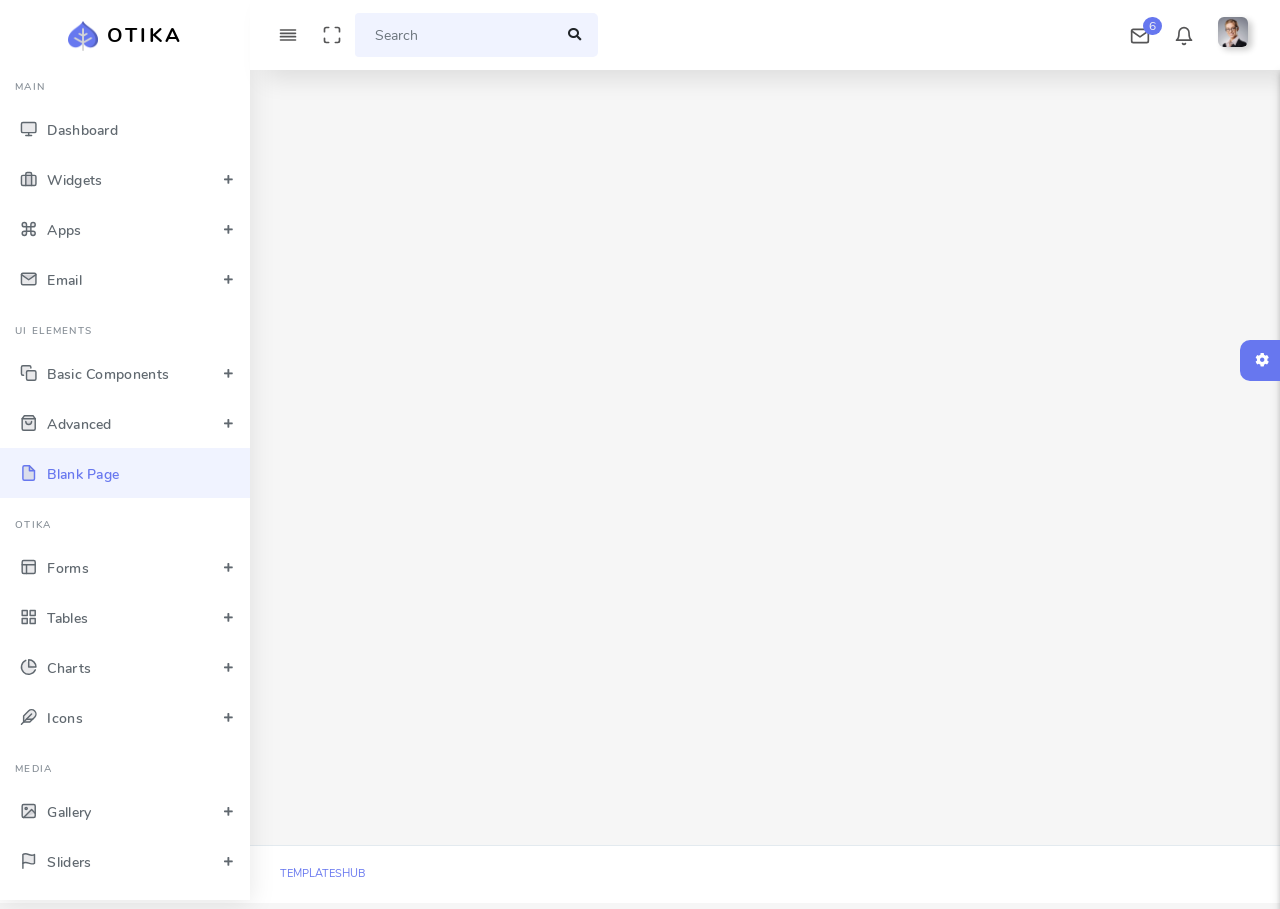
<file: views/newdesign/blank.html>
<!DOCTYPE html>
<html lang="en">


<!-- blank.html  21 Nov 2019 03:54:41 GMT -->
<head>
  <meta charset="UTF-8">
  <meta content="width=device-width, initial-scale=1, maximum-scale=1, shrink-to-fit=no" name="viewport">
  <title>Otika - Admin Dashboard Template</title>
  <!-- General CSS Files -->
  <link rel="stylesheet" href="assets/css/app.min.css">
  <!-- Template CSS -->
  <link rel="stylesheet" href="assets/css/style.css">
  <link rel="stylesheet" href="assets/css/components.css">
  <!-- Custom style CSS -->
  <link rel="stylesheet" href="assets/css/custom.css">
  <link rel='shortcut icon' type='image/x-icon' href='assets/img/favicon.ico' />
</head>

<body>
  <div class="loader"></div>
  <div id="app">
    <div class="main-wrapper main-wrapper-1">
      <div class="navbar-bg"></div>
      <nav class="navbar navbar-expand-lg main-navbar sticky">
        <div class="form-inline mr-auto">
          <ul class="navbar-nav mr-3">
            <li><a href="#" data-toggle="sidebar" class="nav-link nav-link-lg
									collapse-btn"> <i data-feather="align-justify"></i></a></li>
            <li><a href="#" class="nav-link nav-link-lg fullscreen-btn">
                <i data-feather="maximize"></i>
              </a></li>
            <li>
              <form class="form-inline mr-auto">
                <div class="search-element">
                  <input class="form-control" type="search" placeholder="Search" aria-label="Search" data-width="200">
                  <button class="btn" type="submit">
                    <i class="fas fa-search"></i>
                  </button>
                </div>
              </form>
            </li>
          </ul>
        </div>
        <ul class="navbar-nav navbar-right">
          <li class="dropdown dropdown-list-toggle"><a href="#" data-toggle="dropdown"
              class="nav-link nav-link-lg message-toggle"><i data-feather="mail"></i>
              <span class="badge headerBadge1">
                6 </span> </a>
            <div class="dropdown-menu dropdown-list dropdown-menu-right pullDown">
              <div class="dropdown-header">
                Messages
                <div class="float-right">
                  <a href="#">Mark All As Read</a>
                </div>
              </div>
              <div class="dropdown-list-content dropdown-list-message">
                <a href="#" class="dropdown-item"> <span class="dropdown-item-avatar
											text-white"> <img alt="image" src="assets/img/users/user-1.png" class="rounded-circle">
                  </span> <span class="dropdown-item-desc"> <span class="message-user">John
                      Deo</span>
                    <span class="time messege-text">Please check your mail !!</span>
                    <span class="time">2 Min Ago</span>
                  </span>
                </a> <a href="#" class="dropdown-item"> <span class="dropdown-item-avatar text-white">
                    <img alt="image" src="assets/img/users/user-2.png" class="rounded-circle">
                  </span> <span class="dropdown-item-desc"> <span class="message-user">Sarah
                      Smith</span> <span class="time messege-text">Request for leave
                      application</span>
                    <span class="time">5 Min Ago</span>
                  </span>
                </a> <a href="#" class="dropdown-item"> <span class="dropdown-item-avatar text-white">
                    <img alt="image" src="assets/img/users/user-5.png" class="rounded-circle">
                  </span> <span class="dropdown-item-desc"> <span class="message-user">Jacob
                      Ryan</span> <span class="time messege-text">Your payment invoice is
                      generated.</span> <span class="time">12 Min Ago</span>
                  </span>
                </a> <a href="#" class="dropdown-item"> <span class="dropdown-item-avatar text-white">
                    <img alt="image" src="assets/img/users/user-4.png" class="rounded-circle">
                  </span> <span class="dropdown-item-desc"> <span class="message-user">Lina
                      Smith</span> <span class="time messege-text">hii John, I have upload
                      doc
                      related to task.</span> <span class="time">30
                      Min Ago</span>
                  </span>
                </a> <a href="#" class="dropdown-item"> <span class="dropdown-item-avatar text-white">
                    <img alt="image" src="assets/img/users/user-3.png" class="rounded-circle">
                  </span> <span class="dropdown-item-desc"> <span class="message-user">Jalpa
                      Joshi</span> <span class="time messege-text">Please do as specify.
                      Let me
                      know if you have any query.</span> <span class="time">1
                      Days Ago</span>
                  </span>
                </a> <a href="#" class="dropdown-item"> <span class="dropdown-item-avatar text-white">
                    <img alt="image" src="assets/img/users/user-2.png" class="rounded-circle">
                  </span> <span class="dropdown-item-desc"> <span class="message-user">Sarah
                      Smith</span> <span class="time messege-text">Client Requirements</span>
                    <span class="time">2 Days Ago</span>
                  </span>
                </a>
              </div>
              <div class="dropdown-footer text-center">
                <a href="#">View All <i class="fas fa-chevron-right"></i></a>
              </div>
            </div>
          </li>
          <li class="dropdown dropdown-list-toggle"><a href="#" data-toggle="dropdown"
              class="nav-link notification-toggle nav-link-lg"><i data-feather="bell" class="bell"></i>
            </a>
            <div class="dropdown-menu dropdown-list dropdown-menu-right pullDown">
              <div class="dropdown-header">
                Notifications
                <div class="float-right">
                  <a href="#">Mark All As Read</a>
                </div>
              </div>
              <div class="dropdown-list-content dropdown-list-icons">
                <a href="#" class="dropdown-item dropdown-item-unread"> <span
                    class="dropdown-item-icon bg-primary text-white"> <i class="fas
												fa-code"></i>
                  </span> <span class="dropdown-item-desc"> Template update is
                    available now! <span class="time">2 Min
                      Ago</span>
                  </span>
                </a> <a href="#" class="dropdown-item"> <span class="dropdown-item-icon bg-info text-white"> <i class="far
												fa-user"></i>
                  </span> <span class="dropdown-item-desc"> <b>You</b> and <b>Dedik
                      Sugiharto</b> are now friends <span class="time">10 Hours
                      Ago</span>
                  </span>
                </a> <a href="#" class="dropdown-item"> <span class="dropdown-item-icon bg-success text-white"> <i
                      class="fas
												fa-check"></i>
                  </span> <span class="dropdown-item-desc"> <b>Kusnaedi</b> has
                    moved task <b>Fix bug header</b> to <b>Done</b> <span class="time">12
                      Hours
                      Ago</span>
                  </span>
                </a> <a href="#" class="dropdown-item"> <span class="dropdown-item-icon bg-danger text-white"> <i
                      class="fas fa-exclamation-triangle"></i>
                  </span> <span class="dropdown-item-desc"> Low disk space. Let's
                    clean it! <span class="time">17 Hours Ago</span>
                  </span>
                </a> <a href="#" class="dropdown-item"> <span class="dropdown-item-icon bg-info text-white"> <i class="fas
												fa-bell"></i>
                  </span> <span class="dropdown-item-desc"> Welcome to Otika
                    template! <span class="time">Yesterday</span>
                  </span>
                </a>
              </div>
              <div class="dropdown-footer text-center">
                <a href="#">View All <i class="fas fa-chevron-right"></i></a>
              </div>
            </div>
          </li>
          <li class="dropdown"><a href="#" data-toggle="dropdown"
              class="nav-link dropdown-toggle nav-link-lg nav-link-user"> <img alt="image" src="assets/img/user.png"
                class="user-img-radious-style"> <span class="d-sm-none d-lg-inline-block"></span></a>
            <div class="dropdown-menu dropdown-menu-right pullDown">
              <div class="dropdown-title">Hello Sarah Smith</div>
              <a href="profile.html" class="dropdown-item has-icon"> <i class="far
										fa-user"></i> Profile
              </a> <a href="timeline.html" class="dropdown-item has-icon"> <i class="fas fa-bolt"></i>
                Activities
              </a> <a href="#" class="dropdown-item has-icon"> <i class="fas fa-cog"></i>
                Settings
              </a>
              <div class="dropdown-divider"></div>
              <a href="auth-login.html" class="dropdown-item has-icon text-danger"> <i class="fas fa-sign-out-alt"></i>
                Logout
              </a>
            </div>
          </li>
        </ul>
      </nav>
      <div class="main-sidebar sidebar-style-2">
        <aside id="sidebar-wrapper">
          <div class="sidebar-brand">
            <a href="index.html"> <img alt="image" src="assets/img/logo.png" class="header-logo" /> <span
                class="logo-name">Otika</span>
            </a>
          </div>
          <ul class="sidebar-menu">
            <li class="menu-header">Main</li>
            <li class="dropdown">
              <a href="index.html" class="nav-link"><i data-feather="monitor"></i><span>Dashboard</span></a>
            </li>
            <li class="dropdown">
              <a href="#" class="menu-toggle nav-link has-dropdown"><i
                  data-feather="briefcase"></i><span>Widgets</span></a>
              <ul class="dropdown-menu">
                <li><a class="nav-link" href="widget-chart.html">Chart Widgets</a></li>
                <li><a class="nav-link" href="widget-data.html">Data Widgets</a></li>
              </ul>
            </li>
            <li class="dropdown">
              <a href="#" class="menu-toggle nav-link has-dropdown"><i data-feather="command"></i><span>Apps</span></a>
              <ul class="dropdown-menu">
                <li><a class="nav-link" href="chat.html">Chat</a></li>
                <li><a class="nav-link" href="portfolio.html">Portfolio</a></li>
                <li><a class="nav-link" href="blog.html">Blog</a></li>
                <li><a class="nav-link" href="calendar.html">Calendar</a></li>
              </ul>
            </li>
            <li class="dropdown">
              <a href="#" class="menu-toggle nav-link has-dropdown"><i data-feather="mail"></i><span>Email</span></a>
              <ul class="dropdown-menu">
                <li><a class="nav-link" href="email-inbox.html">Inbox</a></li>
                <li><a class="nav-link" href="email-compose.html">Compose</a></li>
                <li><a class="nav-link" href="email-read.html">read</a></li>
              </ul>
            </li>
            <li class="menu-header">UI Elements</li>
            <li class="dropdown">
              <a href="#" class="menu-toggle nav-link has-dropdown"><i data-feather="copy"></i><span>Basic
                  Components</span></a>
              <ul class="dropdown-menu">
                <li><a class="nav-link" href="alert.html">Alert</a></li>
                <li><a class="nav-link" href="badge.html">Badge</a></li>
                <li><a class="nav-link" href="breadcrumb.html">Breadcrumb</a></li>
                <li><a class="nav-link" href="buttons.html">Buttons</a></li>
                <li><a class="nav-link" href="collapse.html">Collapse</a></li>
                <li><a class="nav-link" href="dropdown.html">Dropdown</a></li>
                <li><a class="nav-link" href="checkbox-and-radio.html">Checkbox &amp; Radios</a></li>
                <li><a class="nav-link" href="list-group.html">List Group</a></li>
                <li><a class="nav-link" href="media-object.html">Media Object</a></li>
                <li><a class="nav-link" href="navbar.html">Navbar</a></li>
                <li><a class="nav-link" href="pagination.html">Pagination</a></li>
                <li><a class="nav-link" href="popover.html">Popover</a></li>
                <li><a class="nav-link" href="progress.html">Progress</a></li>
                <li><a class="nav-link" href="tooltip.html">Tooltip</a></li>
                <li><a class="nav-link" href="flags.html">Flag</a></li>
                <li><a class="nav-link" href="typography.html">Typography</a></li>
              </ul>
            </li>
            <li class="dropdown">
              <a href="#" class="menu-toggle nav-link has-dropdown"><i
                  data-feather="shopping-bag"></i><span>Advanced</span></a>
              <ul class="dropdown-menu">
                <li><a class="nav-link" href="avatar.html">Avatar</a></li>
                <li><a class="nav-link" href="card.html">Card</a></li>
                <li><a class="nav-link" href="modal.html">Modal</a></li>
                <li><a class="nav-link" href="sweet-alert.html">Sweet Alert</a></li>
                <li><a class="nav-link" href="toastr.html">Toastr</a></li>
                <li><a class="nav-link" href="empty-state.html">Empty State</a></li>
                <li><a class="nav-link" href="multiple-upload.html">Multiple Upload</a></li>
                <li><a class="nav-link" href="pricing.html">Pricing</a></li>
                <li><a class="nav-link" href="tabs.html">Tab</a></li>
              </ul>
            </li>
            <li class="active"><a class="nav-link" href="blank.html"><i data-feather="file"></i><span>Blank
                  Page</span></a></li>
            <li class="menu-header">Otika</li>
            <li class="dropdown">
              <a href="#" class="menu-toggle nav-link has-dropdown"><i data-feather="layout"></i><span>Forms</span></a>
              <ul class="dropdown-menu">
                <li><a class="nav-link" href="basic-form.html">Basic Form</a></li>
                <li><a class="nav-link" href="forms-advanced-form.html">Advanced Form</a></li>
                <li><a class="nav-link" href="forms-editor.html">Editor</a></li>
                <li><a class="nav-link" href="forms-validation.html">Validation</a></li>
                <li><a class="nav-link" href="form-wizard.html">Form Wizard</a></li>
              </ul>
            </li>
            <li class="dropdown">
              <a href="#" class="menu-toggle nav-link has-dropdown"><i data-feather="grid"></i><span>Tables</span></a>
              <ul class="dropdown-menu">
                <li><a class="nav-link" href="basic-table.html">Basic Tables</a></li>
                <li><a class="nav-link" href="advance-table.html">Advanced Table</a></li>
                <li><a class="nav-link" href="datatables.html">Datatable</a></li>
                <li><a class="nav-link" href="export-table.html">Export Table</a></li>
                <li><a class="nav-link" href="editable-table.html">Editable Table</a></li>
              </ul>
            </li>
            <li class="dropdown">
              <a href="#" class="menu-toggle nav-link has-dropdown"><i
                  data-feather="pie-chart"></i><span>Charts</span></a>
              <ul class="dropdown-menu">
                <li><a class="nav-link" href="chart-amchart.html">amChart</a></li>
                <li><a class="nav-link" href="chart-apexchart.html">apexchart</a></li>
                <li><a class="nav-link" href="chart-echart.html">eChart</a></li>
                <li><a class="nav-link" href="chart-chartjs.html">Chartjs</a></li>
                <li><a class="nav-link" href="chart-sparkline.html">Sparkline</a></li>
                <li><a class="nav-link" href="chart-morris.html">Morris</a></li>
              </ul>
            </li>
            <li class="dropdown">
              <a href="#" class="menu-toggle nav-link has-dropdown"><i data-feather="feather"></i><span>Icons</span></a>
              <ul class="dropdown-menu">
                <li><a class="nav-link" href="icon-font-awesome.html">Font Awesome</a></li>
                <li><a class="nav-link" href="icon-material.html">Material Design</a></li>
                <li><a class="nav-link" href="icon-ionicons.html">Ion Icons</a></li>
                <li><a class="nav-link" href="icon-feather.html">Feather Icons</a></li>
                <li><a class="nav-link" href="icon-weather-icon.html">Weather Icon</a></li>
              </ul>
            </li>
            <li class="menu-header">Media</li>
            <li class="dropdown">
              <a href="#" class="menu-toggle nav-link has-dropdown"><i data-feather="image"></i><span>Gallery</span></a>
              <ul class="dropdown-menu">
                <li><a class="nav-link" href="light-gallery.html">Light Gallery</a></li>
                <li><a href="gallery1.html">Gallery 2</a></li>
              </ul>
            </li>
            <li class="dropdown">
              <a href="#" class="menu-toggle nav-link has-dropdown"><i data-feather="flag"></i><span>Sliders</span></a>
              <ul class="dropdown-menu">
                <li><a href="carousel.html">Bootstrap Carousel.html</a></li>
                <li><a class="nav-link" href="owl-carousel.html">Owl Carousel</a></li>
              </ul>
            </li>
            <li><a class="nav-link" href="timeline.html"><i data-feather="sliders"></i><span>Timeline</span></a></li>
            <li class="menu-header">Maps</li>
            <li class="dropdown">
              <a href="#" class="menu-toggle nav-link has-dropdown"><i data-feather="map"></i><span>Google
                  Maps</span></a>
              <ul class="dropdown-menu">
                <li><a href="gmaps-advanced-route.html">Advanced Route</a></li>
                <li><a href="gmaps-draggable-marker.html">Draggable Marker</a></li>
                <li><a href="gmaps-geocoding.html">Geocoding</a></li>
                <li><a href="gmaps-geolocation.html">Geolocation</a></li>
                <li><a href="gmaps-marker.html">Marker</a></li>
                <li><a href="gmaps-multiple-marker.html">Multiple Marker</a></li>
                <li><a href="gmaps-route.html">Route</a></li>
                <li><a href="gmaps-simple.html">Simple</a></li>
              </ul>
            </li>
            <li><a class="nav-link" href="vector-map.html"><i data-feather="map-pin"></i><span>Vector
                  Map</span></a></li>
            <li class="menu-header">Pages</li>
            <li class="dropdown">
              <a href="#" class="menu-toggle nav-link has-dropdown"><i
                  data-feather="user-check"></i><span>Auth</span></a>
              <ul class="dropdown-menu">
                <li><a href="auth-login.html">Login</a></li>
                <li><a href="auth-register.html">Register</a></li>
                <li><a href="auth-forgot-password.html">Forgot Password</a></li>
                <li><a href="auth-reset-password.html">Reset Password</a></li>
                <li><a href="subscribe.html">Subscribe</a></li>
              </ul>
            </li>
            <li class="dropdown">
              <a href="#" class="menu-toggle nav-link has-dropdown"><i
                  data-feather="alert-triangle"></i><span>Errors</span></a>
              <ul class="dropdown-menu">
                <li><a class="nav-link" href="errors-503.html">503</a></li>
                <li><a class="nav-link" href="errors-403.html">403</a></li>
                <li><a class="nav-link" href="errors-404.html">404</a></li>
                <li><a class="nav-link" href="errors-500.html">500</a></li>
              </ul>
            </li>
            <li class="dropdown">
              <a href="#" class="menu-toggle nav-link has-dropdown"><i data-feather="anchor"></i><span>Other
                  Pages</span></a>
              <ul class="dropdown-menu">
                <li><a class="nav-link" href="create-post.html">Create Post</a></li>
                <li><a class="nav-link" href="posts.html">Posts</a></li>
                <li><a class="nav-link" href="profile.html">Profile</a></li>
                <li><a class="nav-link" href="contact.html">Contact</a></li>
                <li><a class="nav-link" href="invoice.html">Invoice</a></li>
              </ul>
            </li>
            <li class="dropdown">
              <a href="#" class="menu-toggle nav-link has-dropdown"><i
                  data-feather="chevrons-down"></i><span>Multilevel</span></a>
              <ul class="dropdown-menu">
                <li><a href="#">Menu 1</a></li>
                <li class="dropdown">
                  <a href="#" class="has-dropdown">Menu 2</a>
                  <ul class="dropdown-menu">
                    <li><a href="#">Child Menu 1</a></li>
                    <li class="dropdown">
                      <a href="#" class="has-dropdown">Child Menu 2</a>
                      <ul class="dropdown-menu">
                        <li><a href="#">Child Menu 1</a></li>
                        <li><a href="#">Child Menu 2</a></li>
                      </ul>
                    </li>
                    <li><a href="#"> Child Menu 3</a></li>
                  </ul>
                </li>
              </ul>
            </li>
          </ul>
        </aside>
      </div>
      <!-- Main Content -->
      <div class="main-content">
        <section class="section">
          <div class="section-body">
            <!-- add content here -->
          </div>
        </section>
        <div class="settingSidebar">
          <a href="javascript:void(0)" class="settingPanelToggle"> <i class="fa fa-spin fa-cog"></i>
          </a>
          <div class="settingSidebar-body ps-container ps-theme-default">
            <div class=" fade show active">
              <div class="setting-panel-header">Setting Panel
              </div>
              <div class="p-15 border-bottom">
                <h6 class="font-medium m-b-10">Select Layout</h6>
                <div class="selectgroup layout-color w-50">
                  <label class="selectgroup-item">
                    <input type="radio" name="value" value="1" class="selectgroup-input-radio select-layout" checked>
                    <span class="selectgroup-button">Light</span>
                  </label>
                  <label class="selectgroup-item">
                    <input type="radio" name="value" value="2" class="selectgroup-input-radio select-layout">
                    <span class="selectgroup-button">Dark</span>
                  </label>
                </div>
              </div>
              <div class="p-15 border-bottom">
                <h6 class="font-medium m-b-10">Sidebar Color</h6>
                <div class="selectgroup selectgroup-pills sidebar-color">
                  <label class="selectgroup-item">
                    <input type="radio" name="icon-input" value="1" class="selectgroup-input select-sidebar">
                    <span class="selectgroup-button selectgroup-button-icon" data-toggle="tooltip"
                      data-original-title="Light Sidebar"><i class="fas fa-sun"></i></span>
                  </label>
                  <label class="selectgroup-item">
                    <input type="radio" name="icon-input" value="2" class="selectgroup-input select-sidebar" checked>
                    <span class="selectgroup-button selectgroup-button-icon" data-toggle="tooltip"
                      data-original-title="Dark Sidebar"><i class="fas fa-moon"></i></span>
                  </label>
                </div>
              </div>
              <div class="p-15 border-bottom">
                <h6 class="font-medium m-b-10">Color Theme</h6>
                <div class="theme-setting-options">
                  <ul class="choose-theme list-unstyled mb-0">
                    <li title="white" class="active">
                      <div class="white"></div>
                    </li>
                    <li title="cyan">
                      <div class="cyan"></div>
                    </li>
                    <li title="black">
                      <div class="black"></div>
                    </li>
                    <li title="purple">
                      <div class="purple"></div>
                    </li>
                    <li title="orange">
                      <div class="orange"></div>
                    </li>
                    <li title="green">
                      <div class="green"></div>
                    </li>
                    <li title="red">
                      <div class="red"></div>
                    </li>
                  </ul>
                </div>
              </div>
              <div class="p-15 border-bottom">
                <div class="theme-setting-options">
                  <label class="m-b-0">
                    <input type="checkbox" name="custom-switch-checkbox" class="custom-switch-input"
                      id="mini_sidebar_setting">
                    <span class="custom-switch-indicator"></span>
                    <span class="control-label p-l-10">Mini Sidebar</span>
                  </label>
                </div>
              </div>
              <div class="p-15 border-bottom">
                <div class="theme-setting-options">
                  <label class="m-b-0">
                    <input type="checkbox" name="custom-switch-checkbox" class="custom-switch-input"
                      id="sticky_header_setting">
                    <span class="custom-switch-indicator"></span>
                    <span class="control-label p-l-10">Sticky Header</span>
                  </label>
                </div>
              </div>
              <div class="mt-4 mb-4 p-3 align-center rt-sidebar-last-ele">
                <a href="#" class="btn btn-icon icon-left btn-primary btn-restore-theme">
                  <i class="fas fa-undo"></i> Restore Default
                </a>
              </div>
            </div>
          </div>
        </div>
      </div>
      <footer class="main-footer">
        <div class="footer-left">
          <a href="templateshub.net">Templateshub</a></a>
        </div>
        <div class="footer-right">
        </div>
      </footer>
    </div>
  </div>
  <!-- General JS Scripts -->
  <script src="assets/js/app.min.js"></script>
  <!-- JS Libraies -->
  <!-- Page Specific JS File -->
  <!-- Template JS File -->
  <script src="assets/js/scripts.js"></script>
  <!-- Custom JS File -->
  <script src="assets/js/custom.js"></script>
</body>


<!-- blank.html  21 Nov 2019 03:54:41 GMT -->
</html>
</file>
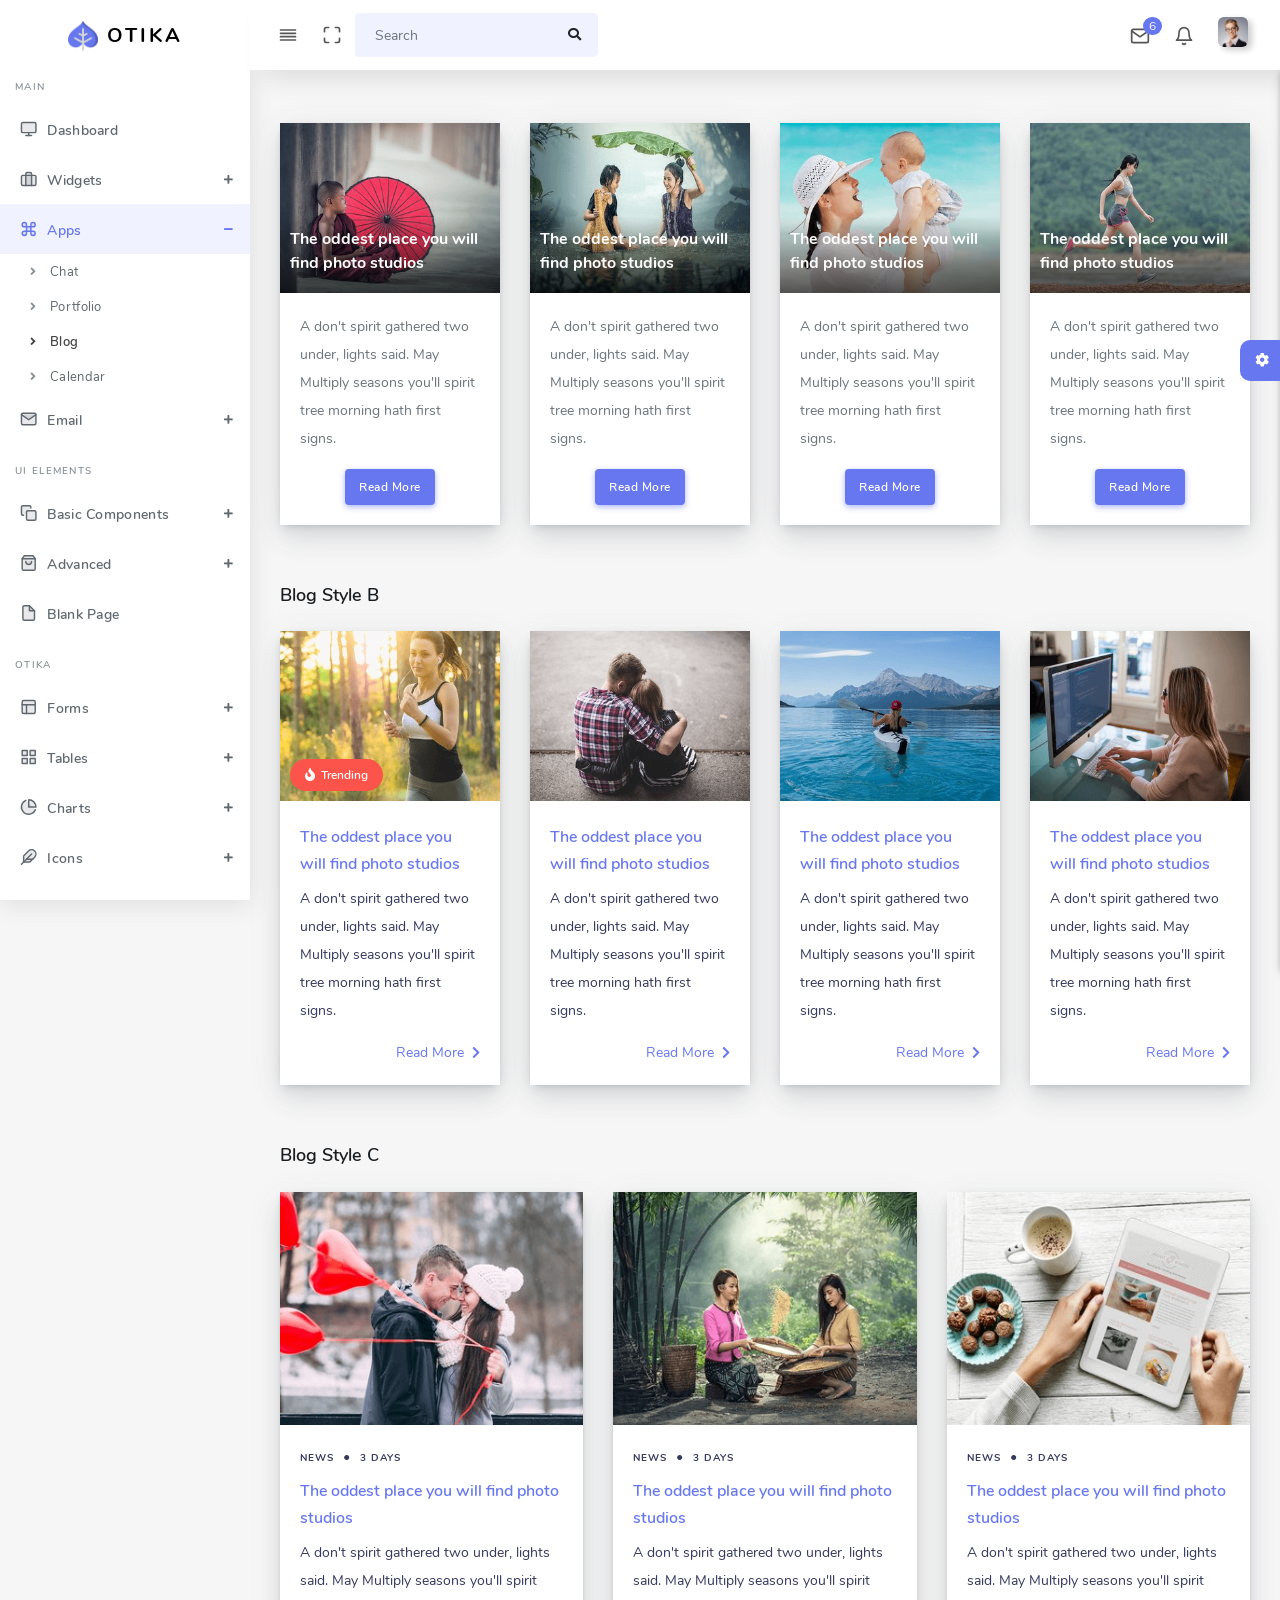
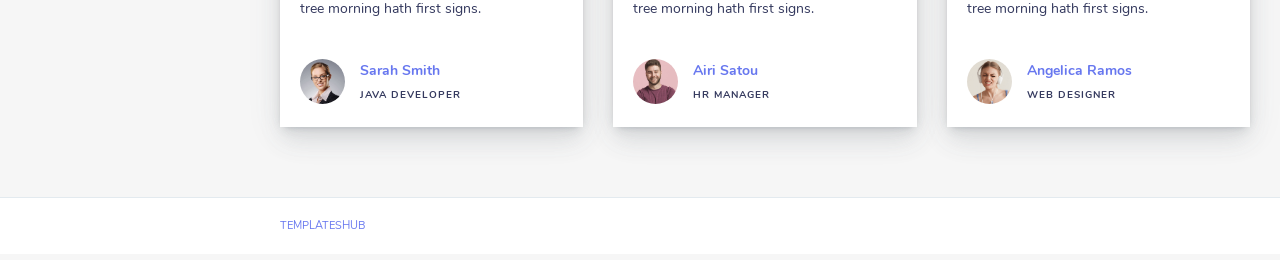
<file: views/newdesign/blog.html>
<!DOCTYPE html>
<html lang="en">


<!-- blog.html  21 Nov 2019 03:50:31 GMT -->
<head>
  <meta charset="UTF-8">
  <meta content="width=device-width, initial-scale=1, maximum-scale=1, shrink-to-fit=no" name="viewport">
  <title>Otika - Admin Dashboard Template</title>
  <!-- General CSS Files -->
  <link rel="stylesheet" href="assets/css/app.min.css">
  <!-- Template CSS -->
  <link rel="stylesheet" href="assets/css/style.css">
  <link rel="stylesheet" href="assets/css/components.css">
  <!-- Custom style CSS -->
  <link rel="stylesheet" href="assets/css/custom.css">
  <link rel='shortcut icon' type='image/x-icon' href='assets/img/favicon.ico' />
</head>

<body>
  <div class="loader"></div>
  <div id="app">
    <div class="main-wrapper main-wrapper-1">
      <div class="navbar-bg"></div>
      <nav class="navbar navbar-expand-lg main-navbar sticky">
        <div class="form-inline mr-auto">
          <ul class="navbar-nav mr-3">
            <li><a href="#" data-toggle="sidebar" class="nav-link nav-link-lg
									collapse-btn"> <i data-feather="align-justify"></i></a></li>
            <li><a href="#" class="nav-link nav-link-lg fullscreen-btn">
                <i data-feather="maximize"></i>
              </a></li>
            <li>
              <form class="form-inline mr-auto">
                <div class="search-element">
                  <input class="form-control" type="search" placeholder="Search" aria-label="Search" data-width="200">
                  <button class="btn" type="submit">
                    <i class="fas fa-search"></i>
                  </button>
                </div>
              </form>
            </li>
          </ul>
        </div>
        <ul class="navbar-nav navbar-right">
          <li class="dropdown dropdown-list-toggle"><a href="#" data-toggle="dropdown"
              class="nav-link nav-link-lg message-toggle"><i data-feather="mail"></i>
              <span class="badge headerBadge1">
                6 </span> </a>
            <div class="dropdown-menu dropdown-list dropdown-menu-right pullDown">
              <div class="dropdown-header">
                Messages
                <div class="float-right">
                  <a href="#">Mark All As Read</a>
                </div>
              </div>
              <div class="dropdown-list-content dropdown-list-message">
                <a href="#" class="dropdown-item"> <span class="dropdown-item-avatar
											text-white"> <img alt="image" src="assets/img/users/user-1.png" class="rounded-circle">
                  </span> <span class="dropdown-item-desc"> <span class="message-user">John
                      Deo</span>
                    <span class="time messege-text">Please check your mail !!</span>
                    <span class="time">2 Min Ago</span>
                  </span>
                </a> <a href="#" class="dropdown-item"> <span class="dropdown-item-avatar text-white">
                    <img alt="image" src="assets/img/users/user-2.png" class="rounded-circle">
                  </span> <span class="dropdown-item-desc"> <span class="message-user">Sarah
                      Smith</span> <span class="time messege-text">Request for leave
                      application</span>
                    <span class="time">5 Min Ago</span>
                  </span>
                </a> <a href="#" class="dropdown-item"> <span class="dropdown-item-avatar text-white">
                    <img alt="image" src="assets/img/users/user-5.png" class="rounded-circle">
                  </span> <span class="dropdown-item-desc"> <span class="message-user">Jacob
                      Ryan</span> <span class="time messege-text">Your payment invoice is
                      generated.</span> <span class="time">12 Min Ago</span>
                  </span>
                </a> <a href="#" class="dropdown-item"> <span class="dropdown-item-avatar text-white">
                    <img alt="image" src="assets/img/users/user-4.png" class="rounded-circle">
                  </span> <span class="dropdown-item-desc"> <span class="message-user">Lina
                      Smith</span> <span class="time messege-text">hii John, I have upload
                      doc
                      related to task.</span> <span class="time">30
                      Min Ago</span>
                  </span>
                </a> <a href="#" class="dropdown-item"> <span class="dropdown-item-avatar text-white">
                    <img alt="image" src="assets/img/users/user-3.png" class="rounded-circle">
                  </span> <span class="dropdown-item-desc"> <span class="message-user">Jalpa
                      Joshi</span> <span class="time messege-text">Please do as specify.
                      Let me
                      know if you have any query.</span> <span class="time">1
                      Days Ago</span>
                  </span>
                </a> <a href="#" class="dropdown-item"> <span class="dropdown-item-avatar text-white">
                    <img alt="image" src="assets/img/users/user-2.png" class="rounded-circle">
                  </span> <span class="dropdown-item-desc"> <span class="message-user">Sarah
                      Smith</span> <span class="time messege-text">Client Requirements</span>
                    <span class="time">2 Days Ago</span>
                  </span>
                </a>
              </div>
              <div class="dropdown-footer text-center">
                <a href="#">View All <i class="fas fa-chevron-right"></i></a>
              </div>
            </div>
          </li>
          <li class="dropdown dropdown-list-toggle"><a href="#" data-toggle="dropdown"
              class="nav-link notification-toggle nav-link-lg"><i data-feather="bell" class="bell"></i>
            </a>
            <div class="dropdown-menu dropdown-list dropdown-menu-right pullDown">
              <div class="dropdown-header">
                Notifications
                <div class="float-right">
                  <a href="#">Mark All As Read</a>
                </div>
              </div>
              <div class="dropdown-list-content dropdown-list-icons">
                <a href="#" class="dropdown-item dropdown-item-unread"> <span
                    class="dropdown-item-icon bg-primary text-white"> <i class="fas
												fa-code"></i>
                  </span> <span class="dropdown-item-desc"> Template update is
                    available now! <span class="time">2 Min
                      Ago</span>
                  </span>
                </a> <a href="#" class="dropdown-item"> <span class="dropdown-item-icon bg-info text-white"> <i class="far
												fa-user"></i>
                  </span> <span class="dropdown-item-desc"> <b>You</b> and <b>Dedik
                      Sugiharto</b> are now friends <span class="time">10 Hours
                      Ago</span>
                  </span>
                </a> <a href="#" class="dropdown-item"> <span class="dropdown-item-icon bg-success text-white"> <i
                      class="fas
												fa-check"></i>
                  </span> <span class="dropdown-item-desc"> <b>Kusnaedi</b> has
                    moved task <b>Fix bug header</b> to <b>Done</b> <span class="time">12
                      Hours
                      Ago</span>
                  </span>
                </a> <a href="#" class="dropdown-item"> <span class="dropdown-item-icon bg-danger text-white"> <i
                      class="fas fa-exclamation-triangle"></i>
                  </span> <span class="dropdown-item-desc"> Low disk space. Let's
                    clean it! <span class="time">17 Hours Ago</span>
                  </span>
                </a> <a href="#" class="dropdown-item"> <span class="dropdown-item-icon bg-info text-white"> <i class="fas
												fa-bell"></i>
                  </span> <span class="dropdown-item-desc"> Welcome to Otika
                    template! <span class="time">Yesterday</span>
                  </span>
                </a>
              </div>
              <div class="dropdown-footer text-center">
                <a href="#">View All <i class="fas fa-chevron-right"></i></a>
              </div>
            </div>
          </li>
          <li class="dropdown"><a href="#" data-toggle="dropdown"
              class="nav-link dropdown-toggle nav-link-lg nav-link-user"> <img alt="image" src="assets/img/user.png"
                class="user-img-radious-style"> <span class="d-sm-none d-lg-inline-block"></span></a>
            <div class="dropdown-menu dropdown-menu-right pullDown">
              <div class="dropdown-title">Hello Sarah Smith</div>
              <a href="profile.html" class="dropdown-item has-icon"> <i class="far
										fa-user"></i> Profile
              </a> <a href="timeline.html" class="dropdown-item has-icon"> <i class="fas fa-bolt"></i>
                Activities
              </a> <a href="#" class="dropdown-item has-icon"> <i class="fas fa-cog"></i>
                Settings
              </a>
              <div class="dropdown-divider"></div>
              <a href="auth-login.html" class="dropdown-item has-icon text-danger"> <i class="fas fa-sign-out-alt"></i>
                Logout
              </a>
            </div>
          </li>
        </ul>
      </nav>
      <div class="main-sidebar sidebar-style-2">
        <aside id="sidebar-wrapper">
          <div class="sidebar-brand">
            <a href="index.html"> <img alt="image" src="assets/img/logo.png" class="header-logo" /> <span
                class="logo-name">Otika</span>
            </a>
          </div>
          <ul class="sidebar-menu">
            <li class="menu-header">Main</li>
            <li class="dropdown">
              <a href="index.html" class="nav-link"><i data-feather="monitor"></i><span>Dashboard</span></a>
            </li>
            <li class="dropdown">
              <a href="#" class="menu-toggle nav-link has-dropdown"><i
                  data-feather="briefcase"></i><span>Widgets</span></a>
              <ul class="dropdown-menu">
                <li><a class="nav-link" href="widget-chart.html">Chart Widgets</a></li>
                <li><a class="nav-link" href="widget-data.html">Data Widgets</a></li>
              </ul>
            </li>
            <li class="dropdown active">
              <a href="#" class="menu-toggle nav-link has-dropdown"><i data-feather="command"></i><span>Apps</span></a>
              <ul class="dropdown-menu">
                <li><a class="nav-link" href="chat.html">Chat</a></li>
                <li><a class="nav-link" href="portfolio.html">Portfolio</a></li>
                <li class="active"><a class="nav-link" href="blog.html">Blog</a></li>
                <li><a class="nav-link" href="calendar.html">Calendar</a></li>
              </ul>
            </li>
            <li class="dropdown">
              <a href="#" class="menu-toggle nav-link has-dropdown"><i data-feather="mail"></i><span>Email</span></a>
              <ul class="dropdown-menu">
                <li><a class="nav-link" href="email-inbox.html">Inbox</a></li>
                <li><a class="nav-link" href="email-compose.html">Compose</a></li>
                <li><a class="nav-link" href="email-read.html">read</a></li>
              </ul>
            </li>
            <li class="menu-header">UI Elements</li>
            <li class="dropdown">
              <a href="#" class="menu-toggle nav-link has-dropdown"><i data-feather="copy"></i><span>Basic
                  Components</span></a>
              <ul class="dropdown-menu">
                <li><a class="nav-link" href="alert.html">Alert</a></li>
                <li><a class="nav-link" href="badge.html">Badge</a></li>
                <li><a class="nav-link" href="breadcrumb.html">Breadcrumb</a></li>
                <li><a class="nav-link" href="buttons.html">Buttons</a></li>
                <li><a class="nav-link" href="collapse.html">Collapse</a></li>
                <li><a class="nav-link" href="dropdown.html">Dropdown</a></li>
                <li><a class="nav-link" href="checkbox-and-radio.html">Checkbox &amp; Radios</a></li>
                <li><a class="nav-link" href="list-group.html">List Group</a></li>
                <li><a class="nav-link" href="media-object.html">Media Object</a></li>
                <li><a class="nav-link" href="navbar.html">Navbar</a></li>
                <li><a class="nav-link" href="pagination.html">Pagination</a></li>
                <li><a class="nav-link" href="popover.html">Popover</a></li>
                <li><a class="nav-link" href="progress.html">Progress</a></li>
                <li><a class="nav-link" href="tooltip.html">Tooltip</a></li>
                <li><a class="nav-link" href="flags.html">Flag</a></li>
                <li><a class="nav-link" href="typography.html">Typography</a></li>
              </ul>
            </li>
            <li class="dropdown">
              <a href="#" class="menu-toggle nav-link has-dropdown"><i
                  data-feather="shopping-bag"></i><span>Advanced</span></a>
              <ul class="dropdown-menu">
                <li><a class="nav-link" href="avatar.html">Avatar</a></li>
                <li><a class="nav-link" href="card.html">Card</a></li>
                <li><a class="nav-link" href="modal.html">Modal</a></li>
                <li><a class="nav-link" href="sweet-alert.html">Sweet Alert</a></li>
                <li><a class="nav-link" href="toastr.html">Toastr</a></li>
                <li><a class="nav-link" href="empty-state.html">Empty State</a></li>
                <li><a class="nav-link" href="multiple-upload.html">Multiple Upload</a></li>
                <li><a class="nav-link" href="pricing.html">Pricing</a></li>
                <li><a class="nav-link" href="tabs.html">Tab</a></li>
              </ul>
            </li>
            <li><a class="nav-link" href="blank.html"><i data-feather="file"></i><span>Blank Page</span></a></li>
            <li class="menu-header">Otika</li>
            <li class="dropdown">
              <a href="#" class="menu-toggle nav-link has-dropdown"><i data-feather="layout"></i><span>Forms</span></a>
              <ul class="dropdown-menu">
                <li><a class="nav-link" href="basic-form.html">Basic Form</a></li>
                <li><a class="nav-link" href="forms-advanced-form.html">Advanced Form</a></li>
                <li><a class="nav-link" href="forms-editor.html">Editor</a></li>
                <li><a class="nav-link" href="forms-validation.html">Validation</a></li>
                <li><a class="nav-link" href="form-wizard.html">Form Wizard</a></li>
              </ul>
            </li>
            <li class="dropdown">
              <a href="#" class="menu-toggle nav-link has-dropdown"><i data-feather="grid"></i><span>Tables</span></a>
              <ul class="dropdown-menu">
                <li><a class="nav-link" href="basic-table.html">Basic Tables</a></li>
                <li><a class="nav-link" href="advance-table.html">Advanced Table</a></li>
                <li><a class="nav-link" href="datatables.html">Datatable</a></li>
                <li><a class="nav-link" href="export-table.html">Export Table</a></li>
                <li><a class="nav-link" href="editable-table.html">Editable Table</a></li>
              </ul>
            </li>
            <li class="dropdown">
              <a href="#" class="menu-toggle nav-link has-dropdown"><i
                  data-feather="pie-chart"></i><span>Charts</span></a>
              <ul class="dropdown-menu">
                <li><a class="nav-link" href="chart-amchart.html">amChart</a></li>
                <li><a class="nav-link" href="chart-apexchart.html">apexchart</a></li>
                <li><a class="nav-link" href="chart-echart.html">eChart</a></li>
                <li><a class="nav-link" href="chart-chartjs.html">Chartjs</a></li>
                <li><a class="nav-link" href="chart-sparkline.html">Sparkline</a></li>
                <li><a class="nav-link" href="chart-morris.html">Morris</a></li>
              </ul>
            </li>
            <li class="dropdown">
              <a href="#" class="menu-toggle nav-link has-dropdown"><i data-feather="feather"></i><span>Icons</span></a>
              <ul class="dropdown-menu">
                <li><a class="nav-link" href="icon-font-awesome.html">Font Awesome</a></li>
                <li><a class="nav-link" href="icon-material.html">Material Design</a></li>
                <li><a class="nav-link" href="icon-ionicons.html">Ion Icons</a></li>
                <li><a class="nav-link" href="icon-feather.html">Feather Icons</a></li>
                <li><a class="nav-link" href="icon-weather-icon.html">Weather Icon</a></li>
              </ul>
            </li>
            <li class="menu-header">Media</li>
            <li class="dropdown">
              <a href="#" class="menu-toggle nav-link has-dropdown"><i data-feather="image"></i><span>Gallery</span></a>
              <ul class="dropdown-menu">
                <li><a class="nav-link" href="light-gallery.html">Light Gallery</a></li>
                <li><a href="gallery1.html">Gallery 2</a></li>
              </ul>
            </li>
            <li class="dropdown">
              <a href="#" class="menu-toggle nav-link has-dropdown"><i data-feather="flag"></i><span>Sliders</span></a>
              <ul class="dropdown-menu">
                <li><a href="carousel.html">Bootstrap Carousel.html</a></li>
                <li><a class="nav-link" href="owl-carousel.html">Owl Carousel</a></li>
              </ul>
            </li>
            <li><a class="nav-link" href="timeline.html"><i data-feather="sliders"></i><span>Timeline</span></a></li>
            <li class="menu-header">Maps</li>
            <li class="dropdown">
              <a href="#" class="menu-toggle nav-link has-dropdown"><i data-feather="map"></i><span>Google
                  Maps</span></a>
              <ul class="dropdown-menu">
                <li><a href="gmaps-advanced-route.html">Advanced Route</a></li>
                <li><a href="gmaps-draggable-marker.html">Draggable Marker</a></li>
                <li><a href="gmaps-geocoding.html">Geocoding</a></li>
                <li><a href="gmaps-geolocation.html">Geolocation</a></li>
                <li><a href="gmaps-marker.html">Marker</a></li>
                <li><a href="gmaps-multiple-marker.html">Multiple Marker</a></li>
                <li><a href="gmaps-route.html">Route</a></li>
                <li><a href="gmaps-simple.html">Simple</a></li>
              </ul>
            </li>
            <li><a class="nav-link" href="vector-map.html"><i data-feather="map-pin"></i><span>Vector
                  Map</span></a></li>
            <li class="menu-header">Pages</li>
            <li class="dropdown">
              <a href="#" class="menu-toggle nav-link has-dropdown"><i
                  data-feather="user-check"></i><span>Auth</span></a>
              <ul class="dropdown-menu">
                <li><a href="auth-login.html">Login</a></li>
                <li><a href="auth-register.html">Register</a></li>
                <li><a href="auth-forgot-password.html">Forgot Password</a></li>
                <li><a href="auth-reset-password.html">Reset Password</a></li>
                <li><a href="subscribe.html">Subscribe</a></li>
              </ul>
            </li>
            <li class="dropdown">
              <a href="#" class="menu-toggle nav-link has-dropdown"><i
                  data-feather="alert-triangle"></i><span>Errors</span></a>
              <ul class="dropdown-menu">
                <li><a class="nav-link" href="errors-503.html">503</a></li>
                <li><a class="nav-link" href="errors-403.html">403</a></li>
                <li><a class="nav-link" href="errors-404.html">404</a></li>
                <li><a class="nav-link" href="errors-500.html">500</a></li>
              </ul>
            </li>
            <li class="dropdown">
              <a href="#" class="menu-toggle nav-link has-dropdown"><i data-feather="anchor"></i><span>Other
                  Pages</span></a>
              <ul class="dropdown-menu">
                <li><a class="nav-link" href="create-post.html">Create Post</a></li>
                <li><a class="nav-link" href="posts.html">Posts</a></li>
                <li><a class="nav-link" href="profile.html">Profile</a></li>
                <li><a class="nav-link" href="contact.html">Contact</a></li>
                <li><a class="nav-link" href="invoice.html">Invoice</a></li>
              </ul>
            </li>
            <li class="dropdown">
              <a href="#" class="menu-toggle nav-link has-dropdown"><i
                  data-feather="chevrons-down"></i><span>Multilevel</span></a>
              <ul class="dropdown-menu">
                <li><a href="#">Menu 1</a></li>
                <li class="dropdown">
                  <a href="#" class="has-dropdown">Menu 2</a>
                  <ul class="dropdown-menu">
                    <li><a href="#">Child Menu 1</a></li>
                    <li class="dropdown">
                      <a href="#" class="has-dropdown">Child Menu 2</a>
                      <ul class="dropdown-menu">
                        <li><a href="#">Child Menu 1</a></li>
                        <li><a href="#">Child Menu 2</a></li>
                      </ul>
                    </li>
                    <li><a href="#"> Child Menu 3</a></li>
                  </ul>
                </li>
              </ul>
            </li>
          </ul>
        </aside>
      </div>
      <!-- Main Content -->
      <div class="main-content">
        <section class="section">
          <div class="section-body">
            <div class="row">
              <div class="col-12 col-sm-6 col-md-6 col-lg-3">
                <article class="article">
                  <div class="article-header">
                    <div class="article-image" data-background="assets/img/blog/img08.png">
                    </div>
                    <div class="article-title">
                      <h2><a href="#">The oddest place you will find photo studios</a></h2>
                    </div>
                  </div>
                  <div class="article-details">
                    <p>A don't spirit gathered two under, lights said. May Multiply seasons you'll spirit tree morning
                      hath first signs. </p>
                    <div class="article-cta">
                      <a href="#" class="btn btn-primary">Read More</a>
                    </div>
                  </div>
                </article>
              </div>
              <div class="col-12 col-sm-6 col-md-6 col-lg-3">
                <article class="article">
                  <div class="article-header">
                    <div class="article-image" data-background="assets/img/blog/img04.png">
                    </div>
                    <div class="article-title">
                      <h2><a href="#">The oddest place you will find photo studios</a></h2>
                    </div>
                  </div>
                  <div class="article-details">
                    <p>A don't spirit gathered two under, lights said. May Multiply seasons you'll spirit tree morning
                      hath first signs.</p>
                    <div class="article-cta">
                      <a href="#" class="btn btn-primary">Read More</a>
                    </div>
                  </div>
                </article>
              </div>
              <div class="col-12 col-sm-6 col-md-6 col-lg-3">
                <article class="article">
                  <div class="article-header">
                    <div class="article-image" data-background="assets/img/blog/img09.png">
                    </div>
                    <div class="article-title">
                      <h2><a href="#">The oddest place you will find photo studios</a></h2>
                    </div>
                  </div>
                  <div class="article-details">
                    <p>A don't spirit gathered two under, lights said. May Multiply seasons you'll spirit tree morning
                      hath first signs.</p>
                    <div class="article-cta">
                      <a href="#" class="btn btn-primary">Read More</a>
                    </div>
                  </div>
                </article>
              </div>
              <div class="col-12 col-sm-6 col-md-6 col-lg-3">
                <article class="article">
                  <div class="article-header">
                    <div class="article-image" data-background="assets/img/blog/img12.png">
                    </div>
                    <div class="article-title">
                      <h2><a href="#">The oddest place you will find photo studios</a></h2>
                    </div>
                  </div>
                  <div class="article-details">
                    <p>A don't spirit gathered two under, lights said. May Multiply seasons you'll spirit tree morning
                      hath first signs.</p>
                    <div class="article-cta">
                      <a href="#" class="btn btn-primary">Read More</a>
                    </div>
                  </div>
                </article>
              </div>
            </div>
            <h2 class="section-title">Blog Style B</h2>
            <div class="row">
              <div class="col-12 col-sm-6 col-md-6 col-lg-3">
                <article class="article article-style-b">
                  <div class="article-header">
                    <div class="article-image" data-background="assets/img/blog/img10.png">
                    </div>
                    <div class="article-badge">
                      <div class="article-badge-item bg-danger"><i class="fas fa-fire"></i> Trending</div>
                    </div>
                  </div>
                  <div class="article-details">
                    <div class="article-title">
                      <h2><a href="#">The oddest place you will find photo studios</a></h2>
                    </div>
                    <p>A don't spirit gathered two under, lights said. May Multiply seasons you'll spirit tree morning
                      hath first signs.</p>
                    <div class="article-cta">
                      <a href="#">Read More <i class="fas fa-chevron-right"></i></a>
                    </div>
                  </div>
                </article>
              </div>
              <div class="col-12 col-sm-6 col-md-6 col-lg-3">
                <article class="article article-style-b">
                  <div class="article-header">
                    <div class="article-image" data-background="assets/img/blog/img15.png">
                    </div>
                  </div>
                  <div class="article-details">
                    <div class="article-title">
                      <h2><a href="#">The oddest place you will find photo studios</a></h2>
                    </div>
                    <p>A don't spirit gathered two under, lights said. May Multiply seasons you'll spirit tree morning
                      hath first signs.</p>
                    <div class="article-cta">
                      <a href="#">Read More <i class="fas fa-chevron-right"></i></a>
                    </div>
                  </div>
                </article>
              </div>
              <div class="col-12 col-sm-6 col-md-6 col-lg-3">
                <article class="article article-style-b">
                  <div class="article-header">
                    <div class="article-image" data-background="assets/img/blog/img07.png">
                    </div>
                  </div>
                  <div class="article-details">
                    <div class="article-title">
                      <h2><a href="#">The oddest place you will find photo studios</a></h2>
                    </div>
                    <p>A don't spirit gathered two under, lights said. May Multiply seasons you'll spirit tree morning
                      hath first signs.</p>
                    <div class="article-cta">
                      <a href="#">Read More <i class="fas fa-chevron-right"></i></a>
                    </div>
                  </div>
                </article>
              </div>
              <div class="col-12 col-sm-6 col-md-6 col-lg-3">
                <article class="article article-style-b">
                  <div class="article-header">
                    <div class="article-image" data-background="assets/img/blog/img02.png">
                    </div>
                  </div>
                  <div class="article-details">
                    <div class="article-title">
                      <h2><a href="#">The oddest place you will find photo studios</a></h2>
                    </div>
                    <p>A don't spirit gathered two under, lights said. May Multiply seasons you'll spirit tree morning
                      hath first signs.</p>
                    <div class="article-cta">
                      <a href="#">Read More <i class="fas fa-chevron-right"></i></a>
                    </div>
                  </div>
                </article>
              </div>
            </div>
            <h2 class="section-title">Blog Style C</h2>
            <div class="row">
              <div class="col-12 col-md-4 col-lg-4">
                <article class="article article-style-c">
                  <div class="article-header">
                    <div class="article-image" data-background="assets/img/blog/img13.png">
                    </div>
                  </div>
                  <div class="article-details">
                    <div class="article-category"><a href="#">News</a>
                      <div class="bullet"></div> <a href="#">3 DAYS</a>
                    </div>
                    <div class="article-title">
                      <h2><a href="#">The oddest place you will find photo studios</a></h2>
                    </div>
                    <p>A don't spirit gathered two under, lights said. May Multiply seasons you'll spirit tree morning
                      hath first signs.</p>
                    <div class="article-user">
                      <img alt="image" src="assets/img/users/user-1.png">
                      <div class="article-user-details">
                        <div class="user-detail-name">
                          <a href="#">Sarah Smith</a>
                        </div>
                        <div class="text-job">Java Developer</div>
                      </div>
                    </div>
                  </div>
                </article>
              </div>
              <div class="col-12 col-md-4 col-lg-4">
                <article class="article article-style-c">
                  <div class="article-header">
                    <div class="article-image" data-background="assets/img/blog/img14.png">
                    </div>
                  </div>
                  <div class="article-details">
                    <div class="article-category"><a href="#">News</a>
                      <div class="bullet"></div> <a href="#">3 DAYS</a>
                    </div>
                    <div class="article-title">
                      <h2><a href="#">The oddest place you will find photo studios</a></h2>
                    </div>
                    <p>A don't spirit gathered two under, lights said. May Multiply seasons you'll spirit tree morning
                      hath first signs.</p>
                    <div class="article-user">
                      <img alt="image" src="assets/img/users/user-3.png">
                      <div class="article-user-details">
                        <div class="user-detail-name">
                          <a href="#">Airi Satou</a>
                        </div>
                        <div class="text-job">HR Manager</div>
                      </div>
                    </div>
                  </div>
                </article>
              </div>
              <div class="col-12 col-md-4 col-lg-4">
                <article class="article article-style-c">
                  <div class="article-header">
                    <div class="article-image" data-background="assets/img/blog/img01.png">
                    </div>
                  </div>
                  <div class="article-details">
                    <div class="article-category"><a href="#">News</a>
                      <div class="bullet"></div> <a href="#">3 DAYS</a>
                    </div>
                    <div class="article-title">
                      <h2><a href="#">The oddest place you will find photo studios</a></h2>
                    </div>
                    <p>A don't spirit gathered two under, lights said. May Multiply seasons you'll spirit tree morning
                      hath first signs.</p>
                    <div class="article-user">
                      <img alt="image" src="assets/img/users/user-2.png">
                      <div class="article-user-details">
                        <div class="user-detail-name">
                          <a href="#">Angelica Ramos</a>
                        </div>
                        <div class="text-job">Web Designer</div>
                      </div>
                    </div>
                  </div>
                </article>
              </div>
            </div>
          </div>
        </section>
        <div class="settingSidebar">
          <a href="javascript:void(0)" class="settingPanelToggle"> <i class="fa fa-spin fa-cog"></i>
          </a>
          <div class="settingSidebar-body ps-container ps-theme-default">
            <div class=" fade show active">
              <div class="setting-panel-header">Setting Panel
              </div>
              <div class="p-15 border-bottom">
                <h6 class="font-medium m-b-10">Select Layout</h6>
                <div class="selectgroup layout-color w-50">
                  <label class="selectgroup-item">
                    <input type="radio" name="value" value="1" class="selectgroup-input-radio select-layout" checked>
                    <span class="selectgroup-button">Light</span>
                  </label>
                  <label class="selectgroup-item">
                    <input type="radio" name="value" value="2" class="selectgroup-input-radio select-layout">
                    <span class="selectgroup-button">Dark</span>
                  </label>
                </div>
              </div>
              <div class="p-15 border-bottom">
                <h6 class="font-medium m-b-10">Sidebar Color</h6>
                <div class="selectgroup selectgroup-pills sidebar-color">
                  <label class="selectgroup-item">
                    <input type="radio" name="icon-input" value="1" class="selectgroup-input select-sidebar">
                    <span class="selectgroup-button selectgroup-button-icon" data-toggle="tooltip"
                      data-original-title="Light Sidebar"><i class="fas fa-sun"></i></span>
                  </label>
                  <label class="selectgroup-item">
                    <input type="radio" name="icon-input" value="2" class="selectgroup-input select-sidebar" checked>
                    <span class="selectgroup-button selectgroup-button-icon" data-toggle="tooltip"
                      data-original-title="Dark Sidebar"><i class="fas fa-moon"></i></span>
                  </label>
                </div>
              </div>
              <div class="p-15 border-bottom">
                <h6 class="font-medium m-b-10">Color Theme</h6>
                <div class="theme-setting-options">
                  <ul class="choose-theme list-unstyled mb-0">
                    <li title="white" class="active">
                      <div class="white"></div>
                    </li>
                    <li title="cyan">
                      <div class="cyan"></div>
                    </li>
                    <li title="black">
                      <div class="black"></div>
                    </li>
                    <li title="purple">
                      <div class="purple"></div>
                    </li>
                    <li title="orange">
                      <div class="orange"></div>
                    </li>
                    <li title="green">
                      <div class="green"></div>
                    </li>
                    <li title="red">
                      <div class="red"></div>
                    </li>
                  </ul>
                </div>
              </div>
              <div class="p-15 border-bottom">
                <div class="theme-setting-options">
                  <label class="m-b-0">
                    <input type="checkbox" name="custom-switch-checkbox" class="custom-switch-input"
                      id="mini_sidebar_setting">
                    <span class="custom-switch-indicator"></span>
                    <span class="control-label p-l-10">Mini Sidebar</span>
                  </label>
                </div>
              </div>
              <div class="p-15 border-bottom">
                <div class="theme-setting-options">
                  <label class="m-b-0">
                    <input type="checkbox" name="custom-switch-checkbox" class="custom-switch-input"
                      id="sticky_header_setting">
                    <span class="custom-switch-indicator"></span>
                    <span class="control-label p-l-10">Sticky Header</span>
                  </label>
                </div>
              </div>
              <div class="mt-4 mb-4 p-3 align-center rt-sidebar-last-ele">
                <a href="#" class="btn btn-icon icon-left btn-primary btn-restore-theme">
                  <i class="fas fa-undo"></i> Restore Default
                </a>
              </div>
            </div>
          </div>
        </div>
      </div>
      <footer class="main-footer">
        <div class="footer-left">
          <a href="templateshub.net">Templateshub</a></a>
        </div>
        <div class="footer-right">
        </div>
      </footer>
    </div>
  </div>
  <!-- General JS Scripts -->
  <script src="assets/js/app.min.js"></script>
  <!-- JS Libraies -->
  <!-- Page Specific JS File -->
  <!-- Template JS File -->
  <script src="assets/js/scripts.js"></script>
  <!-- Custom JS File -->
  <script src="assets/js/custom.js"></script>
</body>


<!-- blog.html  21 Nov 2019 03:50:52 GMT -->
</html>
</file>
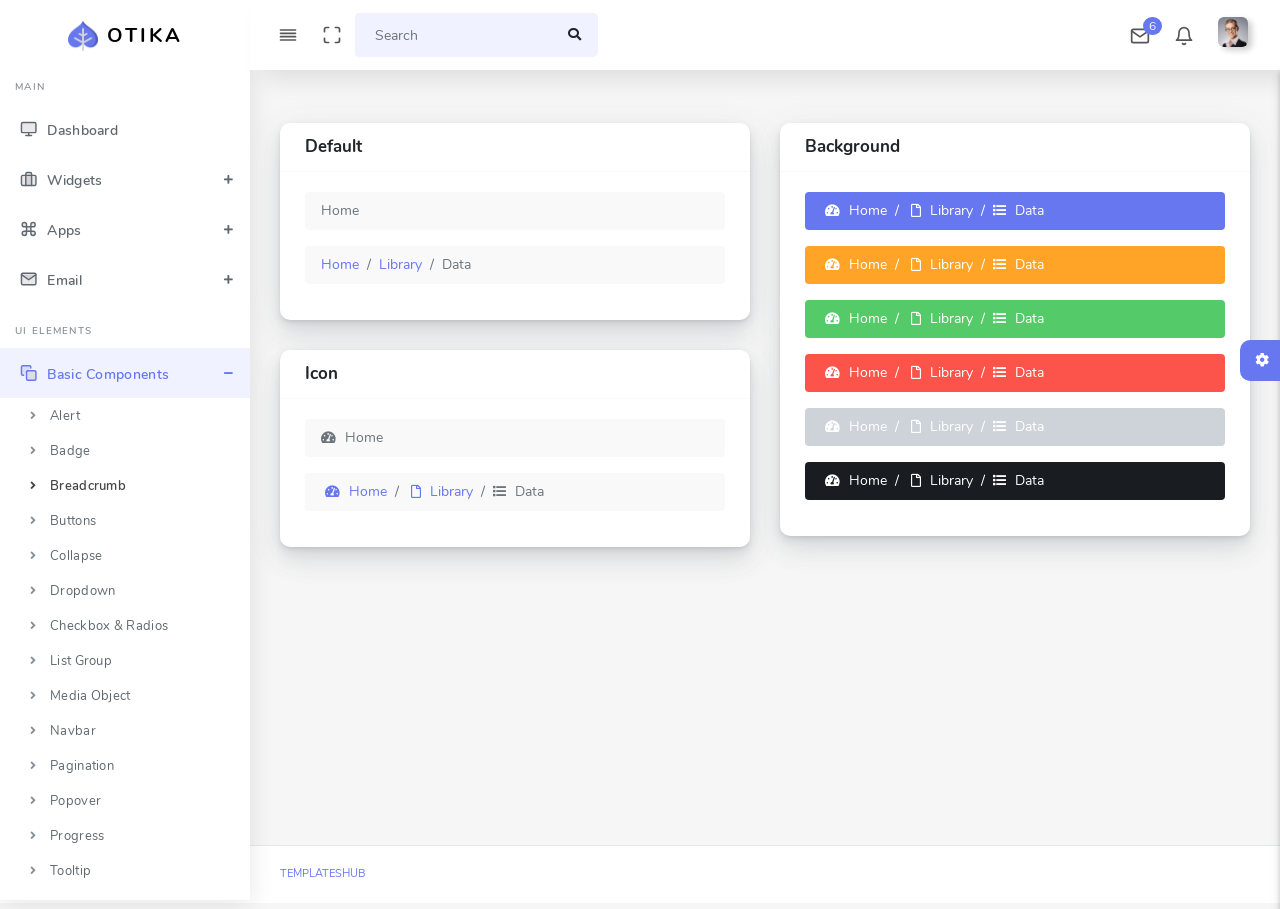
<file: views/newdesign/breadcrumb.html>
<!DOCTYPE html>
<html lang="en">


<!-- breadcrumb.html  21 Nov 2019 03:51:00 GMT -->
<head>
  <meta charset="UTF-8">
  <meta content="width=device-width, initial-scale=1, maximum-scale=1, shrink-to-fit=no" name="viewport">
  <title>Otika - Admin Dashboard Template</title>
  <!-- General CSS Files -->
  <link rel="stylesheet" href="assets/css/app.min.css">
  <!-- Template CSS -->
  <link rel="stylesheet" href="assets/css/style.css">
  <link rel="stylesheet" href="assets/css/components.css">
  <!-- Custom style CSS -->
  <link rel="stylesheet" href="assets/css/custom.css">
  <link rel='shortcut icon' type='image/x-icon' href='assets/img/favicon.ico' />
</head>

<body>
  <div class="loader"></div>
  <div id="app">
    <div class="main-wrapper main-wrapper-1">
      <div class="navbar-bg"></div>
      <nav class="navbar navbar-expand-lg main-navbar sticky">
        <div class="form-inline mr-auto">
          <ul class="navbar-nav mr-3">
            <li><a href="#" data-toggle="sidebar" class="nav-link nav-link-lg
									collapse-btn"> <i data-feather="align-justify"></i></a></li>
            <li><a href="#" class="nav-link nav-link-lg fullscreen-btn">
                <i data-feather="maximize"></i>
              </a></li>
            <li>
              <form class="form-inline mr-auto">
                <div class="search-element">
                  <input class="form-control" type="search" placeholder="Search" aria-label="Search" data-width="200">
                  <button class="btn" type="submit">
                    <i class="fas fa-search"></i>
                  </button>
                </div>
              </form>
            </li>
          </ul>
        </div>
        <ul class="navbar-nav navbar-right">
          <li class="dropdown dropdown-list-toggle"><a href="#" data-toggle="dropdown"
              class="nav-link nav-link-lg message-toggle"><i data-feather="mail"></i>
              <span class="badge headerBadge1">
                6 </span> </a>
            <div class="dropdown-menu dropdown-list dropdown-menu-right pullDown">
              <div class="dropdown-header">
                Messages
                <div class="float-right">
                  <a href="#">Mark All As Read</a>
                </div>
              </div>
              <div class="dropdown-list-content dropdown-list-message">
                <a href="#" class="dropdown-item"> <span class="dropdown-item-avatar
											text-white"> <img alt="image" src="assets/img/users/user-1.png" class="rounded-circle">
                  </span> <span class="dropdown-item-desc"> <span class="message-user">John
                      Deo</span>
                    <span class="time messege-text">Please check your mail !!</span>
                    <span class="time">2 Min Ago</span>
                  </span>
                </a> <a href="#" class="dropdown-item"> <span class="dropdown-item-avatar text-white">
                    <img alt="image" src="assets/img/users/user-2.png" class="rounded-circle">
                  </span> <span class="dropdown-item-desc"> <span class="message-user">Sarah
                      Smith</span> <span class="time messege-text">Request for leave
                      application</span>
                    <span class="time">5 Min Ago</span>
                  </span>
                </a> <a href="#" class="dropdown-item"> <span class="dropdown-item-avatar text-white">
                    <img alt="image" src="assets/img/users/user-5.png" class="rounded-circle">
                  </span> <span class="dropdown-item-desc"> <span class="message-user">Jacob
                      Ryan</span> <span class="time messege-text">Your payment invoice is
                      generated.</span> <span class="time">12 Min Ago</span>
                  </span>
                </a> <a href="#" class="dropdown-item"> <span class="dropdown-item-avatar text-white">
                    <img alt="image" src="assets/img/users/user-4.png" class="rounded-circle">
                  </span> <span class="dropdown-item-desc"> <span class="message-user">Lina
                      Smith</span> <span class="time messege-text">hii John, I have upload
                      doc
                      related to task.</span> <span class="time">30
                      Min Ago</span>
                  </span>
                </a> <a href="#" class="dropdown-item"> <span class="dropdown-item-avatar text-white">
                    <img alt="image" src="assets/img/users/user-3.png" class="rounded-circle">
                  </span> <span class="dropdown-item-desc"> <span class="message-user">Jalpa
                      Joshi</span> <span class="time messege-text">Please do as specify.
                      Let me
                      know if you have any query.</span> <span class="time">1
                      Days Ago</span>
                  </span>
                </a> <a href="#" class="dropdown-item"> <span class="dropdown-item-avatar text-white">
                    <img alt="image" src="assets/img/users/user-2.png" class="rounded-circle">
                  </span> <span class="dropdown-item-desc"> <span class="message-user">Sarah
                      Smith</span> <span class="time messege-text">Client Requirements</span>
                    <span class="time">2 Days Ago</span>
                  </span>
                </a>
              </div>
              <div class="dropdown-footer text-center">
                <a href="#">View All <i class="fas fa-chevron-right"></i></a>
              </div>
            </div>
          </li>
          <li class="dropdown dropdown-list-toggle"><a href="#" data-toggle="dropdown"
              class="nav-link notification-toggle nav-link-lg"><i data-feather="bell" class="bell"></i>
            </a>
            <div class="dropdown-menu dropdown-list dropdown-menu-right pullDown">
              <div class="dropdown-header">
                Notifications
                <div class="float-right">
                  <a href="#">Mark All As Read</a>
                </div>
              </div>
              <div class="dropdown-list-content dropdown-list-icons">
                <a href="#" class="dropdown-item dropdown-item-unread"> <span
                    class="dropdown-item-icon bg-primary text-white"> <i class="fas
												fa-code"></i>
                  </span> <span class="dropdown-item-desc"> Template update is
                    available now! <span class="time">2 Min
                      Ago</span>
                  </span>
                </a> <a href="#" class="dropdown-item"> <span class="dropdown-item-icon bg-info text-white"> <i class="far
												fa-user"></i>
                  </span> <span class="dropdown-item-desc"> <b>You</b> and <b>Dedik
                      Sugiharto</b> are now friends <span class="time">10 Hours
                      Ago</span>
                  </span>
                </a> <a href="#" class="dropdown-item"> <span class="dropdown-item-icon bg-success text-white"> <i
                      class="fas
												fa-check"></i>
                  </span> <span class="dropdown-item-desc"> <b>Kusnaedi</b> has
                    moved task <b>Fix bug header</b> to <b>Done</b> <span class="time">12
                      Hours
                      Ago</span>
                  </span>
                </a> <a href="#" class="dropdown-item"> <span class="dropdown-item-icon bg-danger text-white"> <i
                      class="fas fa-exclamation-triangle"></i>
                  </span> <span class="dropdown-item-desc"> Low disk space. Let's
                    clean it! <span class="time">17 Hours Ago</span>
                  </span>
                </a> <a href="#" class="dropdown-item"> <span class="dropdown-item-icon bg-info text-white"> <i class="fas
												fa-bell"></i>
                  </span> <span class="dropdown-item-desc"> Welcome to Otika
                    template! <span class="time">Yesterday</span>
                  </span>
                </a>
              </div>
              <div class="dropdown-footer text-center">
                <a href="#">View All <i class="fas fa-chevron-right"></i></a>
              </div>
            </div>
          </li>
          <li class="dropdown"><a href="#" data-toggle="dropdown"
              class="nav-link dropdown-toggle nav-link-lg nav-link-user"> <img alt="image" src="assets/img/user.png"
                class="user-img-radious-style"> <span class="d-sm-none d-lg-inline-block"></span></a>
            <div class="dropdown-menu dropdown-menu-right pullDown">
              <div class="dropdown-title">Hello Sarah Smith</div>
              <a href="profile.html" class="dropdown-item has-icon"> <i class="far
										fa-user"></i> Profile
              </a> <a href="timeline.html" class="dropdown-item has-icon"> <i class="fas fa-bolt"></i>
                Activities
              </a> <a href="#" class="dropdown-item has-icon"> <i class="fas fa-cog"></i>
                Settings
              </a>
              <div class="dropdown-divider"></div>
              <a href="auth-login.html" class="dropdown-item has-icon text-danger"> <i class="fas fa-sign-out-alt"></i>
                Logout
              </a>
            </div>
          </li>
        </ul>
      </nav>
      <div class="main-sidebar sidebar-style-2">
        <aside id="sidebar-wrapper">
          <div class="sidebar-brand">
            <a href="index.html"> <img alt="image" src="assets/img/logo.png" class="header-logo" /> <span
                class="logo-name">Otika</span>
            </a>
          </div>
          <ul class="sidebar-menu">
            <li class="menu-header">Main</li>
            <li class="dropdown">
              <a href="index.html" class="nav-link"><i data-feather="monitor"></i><span>Dashboard</span></a>
            </li>
            <li class="dropdown">
              <a href="#" class="menu-toggle nav-link has-dropdown"><i
                  data-feather="briefcase"></i><span>Widgets</span></a>
              <ul class="dropdown-menu">
                <li><a class="nav-link" href="widget-chart.html">Chart Widgets</a></li>
                <li><a class="nav-link" href="widget-data.html">Data Widgets</a></li>
              </ul>
            </li>
            <li class="dropdown">
              <a href="#" class="menu-toggle nav-link has-dropdown"><i data-feather="command"></i><span>Apps</span></a>
              <ul class="dropdown-menu">
                <li><a class="nav-link" href="chat.html">Chat</a></li>
                <li><a class="nav-link" href="portfolio.html">Portfolio</a></li>
                <li><a class="nav-link" href="blog.html">Blog</a></li>
                <li><a class="nav-link" href="calendar.html">Calendar</a></li>
              </ul>
            </li>
            <li class="dropdown">
              <a href="#" class="menu-toggle nav-link has-dropdown"><i data-feather="mail"></i><span>Email</span></a>
              <ul class="dropdown-menu">
                <li><a class="nav-link" href="email-inbox.html">Inbox</a></li>
                <li><a class="nav-link" href="email-compose.html">Compose</a></li>
                <li><a class="nav-link" href="email-read.html">read</a></li>
              </ul>
            </li>
            <li class="menu-header">UI Elements</li>
            <li class="dropdown active">
              <a href="#" class="menu-toggle nav-link has-dropdown"><i data-feather="copy"></i><span>Basic
                  Components</span></a>
              <ul class="dropdown-menu">
                <li><a class="nav-link" href="alert.html">Alert</a></li>
                <li><a class="nav-link" href="badge.html">Badge</a></li>
                <li class="active"><a class="nav-link" href="breadcrumb.html">Breadcrumb</a></li>
                <li><a class="nav-link" href="buttons.html">Buttons</a></li>
                <li><a class="nav-link" href="collapse.html">Collapse</a></li>
                <li><a class="nav-link" href="dropdown.html">Dropdown</a></li>
                <li><a class="nav-link" href="checkbox-and-radio.html">Checkbox &amp; Radios</a></li>
                <li><a class="nav-link" href="list-group.html">List Group</a></li>
                <li><a class="nav-link" href="media-object.html">Media Object</a></li>
                <li><a class="nav-link" href="navbar.html">Navbar</a></li>
                <li><a class="nav-link" href="pagination.html">Pagination</a></li>
                <li><a class="nav-link" href="popover.html">Popover</a></li>
                <li><a class="nav-link" href="progress.html">Progress</a></li>
                <li><a class="nav-link" href="tooltip.html">Tooltip</a></li>
                <li><a class="nav-link" href="flags.html">Flag</a></li>
                <li><a class="nav-link" href="typography.html">Typography</a></li>
              </ul>
            </li>
            <li class="dropdown">
              <a href="#" class="menu-toggle nav-link has-dropdown"><i
                  data-feather="shopping-bag"></i><span>Advanced</span></a>
              <ul class="dropdown-menu">
                <li><a class="nav-link" href="avatar.html">Avatar</a></li>
                <li><a class="nav-link" href="card.html">Card</a></li>
                <li><a class="nav-link" href="modal.html">Modal</a></li>
                <li><a class="nav-link" href="sweet-alert.html">Sweet Alert</a></li>
                <li><a class="nav-link" href="toastr.html">Toastr</a></li>
                <li><a class="nav-link" href="empty-state.html">Empty State</a></li>
                <li><a class="nav-link" href="multiple-upload.html">Multiple Upload</a></li>
                <li><a class="nav-link" href="pricing.html">Pricing</a></li>
                <li><a class="nav-link" href="tabs.html">Tab</a></li>
              </ul>
            </li>
            <li><a class="nav-link" href="blank.html"><i data-feather="file"></i><span>Blank Page</span></a></li>
            <li class="menu-header">Otika</li>
            <li class="dropdown">
              <a href="#" class="menu-toggle nav-link has-dropdown"><i data-feather="layout"></i><span>Forms</span></a>
              <ul class="dropdown-menu">
                <li><a class="nav-link" href="basic-form.html">Basic Form</a></li>
                <li><a class="nav-link" href="forms-advanced-form.html">Advanced Form</a></li>
                <li><a class="nav-link" href="forms-editor.html">Editor</a></li>
                <li><a class="nav-link" href="forms-validation.html">Validation</a></li>
                <li><a class="nav-link" href="form-wizard.html">Form Wizard</a></li>
              </ul>
            </li>
            <li class="dropdown">
              <a href="#" class="menu-toggle nav-link has-dropdown"><i data-feather="grid"></i><span>Tables</span></a>
              <ul class="dropdown-menu">
                <li><a class="nav-link" href="basic-table.html">Basic Tables</a></li>
                <li><a class="nav-link" href="advance-table.html">Advanced Table</a></li>
                <li><a class="nav-link" href="datatables.html">Datatable</a></li>
                <li><a class="nav-link" href="export-table.html">Export Table</a></li>
                <li><a class="nav-link" href="editable-table.html">Editable Table</a></li>
              </ul>
            </li>
            <li class="dropdown">
              <a href="#" class="menu-toggle nav-link has-dropdown"><i
                  data-feather="pie-chart"></i><span>Charts</span></a>
              <ul class="dropdown-menu">
                <li><a class="nav-link" href="chart-amchart.html">amChart</a></li>
                <li><a class="nav-link" href="chart-apexchart.html">apexchart</a></li>
                <li><a class="nav-link" href="chart-echart.html">eChart</a></li>
                <li><a class="nav-link" href="chart-chartjs.html">Chartjs</a></li>
                <li><a class="nav-link" href="chart-sparkline.html">Sparkline</a></li>
                <li><a class="nav-link" href="chart-morris.html">Morris</a></li>
              </ul>
            </li>
            <li class="dropdown">
              <a href="#" class="menu-toggle nav-link has-dropdown"><i data-feather="feather"></i><span>Icons</span></a>
              <ul class="dropdown-menu">
                <li><a class="nav-link" href="icon-font-awesome.html">Font Awesome</a></li>
                <li><a class="nav-link" href="icon-material.html">Material Design</a></li>
                <li><a class="nav-link" href="icon-ionicons.html">Ion Icons</a></li>
                <li><a class="nav-link" href="icon-feather.html">Feather Icons</a></li>
                <li><a class="nav-link" href="icon-weather-icon.html">Weather Icon</a></li>
              </ul>
            </li>
            <li class="menu-header">Media</li>
            <li class="dropdown">
              <a href="#" class="menu-toggle nav-link has-dropdown"><i data-feather="image"></i><span>Gallery</span></a>
              <ul class="dropdown-menu">
                <li><a class="nav-link" href="light-gallery.html">Light Gallery</a></li>
                <li><a href="gallery1.html">Gallery 2</a></li>
              </ul>
            </li>
            <li class="dropdown">
              <a href="#" class="menu-toggle nav-link has-dropdown"><i data-feather="flag"></i><span>Sliders</span></a>
              <ul class="dropdown-menu">
                <li><a href="carousel.html">Bootstrap Carousel.html</a></li>
                <li><a class="nav-link" href="owl-carousel.html">Owl Carousel</a></li>
              </ul>
            </li>
            <li><a class="nav-link" href="timeline.html"><i data-feather="sliders"></i><span>Timeline</span></a></li>
            <li class="menu-header">Maps</li>
            <li class="dropdown">
              <a href="#" class="menu-toggle nav-link has-dropdown"><i data-feather="map"></i><span>Google
                  Maps</span></a>
              <ul class="dropdown-menu">
                <li><a href="gmaps-advanced-route.html">Advanced Route</a></li>
                <li><a href="gmaps-draggable-marker.html">Draggable Marker</a></li>
                <li><a href="gmaps-geocoding.html">Geocoding</a></li>
                <li><a href="gmaps-geolocation.html">Geolocation</a></li>
                <li><a href="gmaps-marker.html">Marker</a></li>
                <li><a href="gmaps-multiple-marker.html">Multiple Marker</a></li>
                <li><a href="gmaps-route.html">Route</a></li>
                <li><a href="gmaps-simple.html">Simple</a></li>
              </ul>
            </li>
            <li><a class="nav-link" href="vector-map.html"><i data-feather="map-pin"></i><span>Vector
                  Map</span></a></li>
            <li class="menu-header">Pages</li>
            <li class="dropdown">
              <a href="#" class="menu-toggle nav-link has-dropdown"><i
                  data-feather="user-check"></i><span>Auth</span></a>
              <ul class="dropdown-menu">
                <li><a href="auth-login.html">Login</a></li>
                <li><a href="auth-register.html">Register</a></li>
                <li><a href="auth-forgot-password.html">Forgot Password</a></li>
                <li><a href="auth-reset-password.html">Reset Password</a></li>
                <li><a href="subscribe.html">Subscribe</a></li>
              </ul>
            </li>
            <li class="dropdown">
              <a href="#" class="menu-toggle nav-link has-dropdown"><i
                  data-feather="alert-triangle"></i><span>Errors</span></a>
              <ul class="dropdown-menu">
                <li><a class="nav-link" href="errors-503.html">503</a></li>
                <li><a class="nav-link" href="errors-403.html">403</a></li>
                <li><a class="nav-link" href="errors-404.html">404</a></li>
                <li><a class="nav-link" href="errors-500.html">500</a></li>
              </ul>
            </li>
            <li class="dropdown">
              <a href="#" class="menu-toggle nav-link has-dropdown"><i data-feather="anchor"></i><span>Other
                  Pages</span></a>
              <ul class="dropdown-menu">
                <li><a class="nav-link" href="create-post.html">Create Post</a></li>
                <li><a class="nav-link" href="posts.html">Posts</a></li>
                <li><a class="nav-link" href="profile.html">Profile</a></li>
                <li><a class="nav-link" href="contact.html">Contact</a></li>
                <li><a class="nav-link" href="invoice.html">Invoice</a></li>
              </ul>
            </li>
            <li class="dropdown">
              <a href="#" class="menu-toggle nav-link has-dropdown"><i
                  data-feather="chevrons-down"></i><span>Multilevel</span></a>
              <ul class="dropdown-menu">
                <li><a href="#">Menu 1</a></li>
                <li class="dropdown">
                  <a href="#" class="has-dropdown">Menu 2</a>
                  <ul class="dropdown-menu">
                    <li><a href="#">Child Menu 1</a></li>
                    <li class="dropdown">
                      <a href="#" class="has-dropdown">Child Menu 2</a>
                      <ul class="dropdown-menu">
                        <li><a href="#">Child Menu 1</a></li>
                        <li><a href="#">Child Menu 2</a></li>
                      </ul>
                    </li>
                    <li><a href="#"> Child Menu 3</a></li>
                  </ul>
                </li>
              </ul>
            </li>
          </ul>
        </aside>
      </div>
      <!-- Main Content -->
      <div class="main-content">
        <section class="section">
          <div class="section-body">
            <div class="row">
              <div class="col-12 col-md-6 col-lg-6">
                <div class="card">
                  <div class="card-header">
                    <h4>Default</h4>
                  </div>
                  <div class="card-body">
                    <nav aria-label="breadcrumb">
                      <ol class="breadcrumb">
                        <li class="breadcrumb-item active" aria-current="page">Home</li>
                      </ol>
                    </nav>
                    <nav aria-label="breadcrumb">
                      <ol class="breadcrumb">
                        <li class="breadcrumb-item"><a href="#">Home</a></li>
                        <li class="breadcrumb-item"><a href="#">Library</a></li>
                        <li class="breadcrumb-item active" aria-current="page">Data</li>
                      </ol>
                    </nav>
                  </div>
                </div>
                <div class="card">
                  <div class="card-header">
                    <h4>Icon</h4>
                  </div>
                  <div class="card-body">
                    <nav aria-label="breadcrumb">
                      <ol class="breadcrumb">
                        <li class="breadcrumb-item active"><i class="fas fa-tachometer-alt"></i> Home</li>
                      </ol>
                    </nav>
                    <nav aria-label="breadcrumb">
                      <ol class="breadcrumb">
                        <li class="breadcrumb-item"><a href="#"><i class="fas fa-tachometer-alt"></i> Home</a></li>
                        <li class="breadcrumb-item"><a href="#"><i class="far fa-file"></i> Library</a></li>
                        <li class="breadcrumb-item active" aria-current="page"><i class="fas fa-list"></i> Data</li>
                      </ol>
                    </nav>
                  </div>
                </div>
              </div>
              <div class="col-12 col-md-6 col-lg-6">
                <div class="card">
                  <div class="card-header">
                    <h4>Background</h4>
                  </div>
                  <div class="card-body">
                    <nav aria-label="breadcrumb">
                      <ol class="breadcrumb bg-primary text-white-all">
                        <li class="breadcrumb-item"><a href="#"><i class="fas fa-tachometer-alt"></i> Home</a></li>
                        <li class="breadcrumb-item"><a href="#"><i class="far fa-file"></i> Library</a></li>
                        <li class="breadcrumb-item active" aria-current="page"><i class="fas fa-list"></i> Data</li>
                      </ol>
                    </nav>
                    <nav aria-label="breadcrumb">
                      <ol class="breadcrumb bg-warning text-white-all">
                        <li class="breadcrumb-item"><a href="#"><i class="fas fa-tachometer-alt"></i> Home</a></li>
                        <li class="breadcrumb-item"><a href="#"><i class="far fa-file"></i> Library</a></li>
                        <li class="breadcrumb-item active" aria-current="page"><i class="fas fa-list"></i> Data</li>
                      </ol>
                    </nav>
                    <nav aria-label="breadcrumb">
                      <ol class="breadcrumb bg-success text-white-all">
                        <li class="breadcrumb-item"><a href="#"><i class="fas fa-tachometer-alt"></i> Home</a></li>
                        <li class="breadcrumb-item"><a href="#"><i class="far fa-file"></i> Library</a></li>
                        <li class="breadcrumb-item active" aria-current="page"><i class="fas fa-list"></i> Data</li>
                      </ol>
                    </nav>
                    <nav aria-label="breadcrumb">
                      <ol class="breadcrumb bg-danger text-white-all">
                        <li class="breadcrumb-item"><a href="#"><i class="fas fa-tachometer-alt"></i> Home</a></li>
                        <li class="breadcrumb-item"><a href="#"><i class="far fa-file"></i> Library</a></li>
                        <li class="breadcrumb-item active" aria-current="page"><i class="fas fa-list"></i> Data</li>
                      </ol>
                    </nav>
                    <nav aria-label="breadcrumb">
                      <ol class="breadcrumb bg-secondary text-white-all">
                        <li class="breadcrumb-item"><a href="#"><i class="fas fa-tachometer-alt"></i> Home</a></li>
                        <li class="breadcrumb-item"><a href="#"><i class="far fa-file"></i> Library</a></li>
                        <li class="breadcrumb-item active" aria-current="page"><i class="fas fa-list"></i> Data</li>
                      </ol>
                    </nav>
                    <nav aria-label="breadcrumb">
                      <ol class="breadcrumb bg-dark text-white-all">
                        <li class="breadcrumb-item"><a href="#"><i class="fas fa-tachometer-alt"></i> Home</a></li>
                        <li class="breadcrumb-item"><a href="#"><i class="far fa-file"></i> Library</a></li>
                        <li class="breadcrumb-item active" aria-current="page"><i class="fas fa-list"></i> Data</li>
                      </ol>
                    </nav>
                  </div>
                </div>
              </div>
            </div>
          </div>
        </section>
        <div class="settingSidebar">
          <a href="javascript:void(0)" class="settingPanelToggle"> <i class="fa fa-spin fa-cog"></i>
          </a>
          <div class="settingSidebar-body ps-container ps-theme-default">
            <div class=" fade show active">
              <div class="setting-panel-header">Setting Panel
              </div>
              <div class="p-15 border-bottom">
                <h6 class="font-medium m-b-10">Select Layout</h6>
                <div class="selectgroup layout-color w-50">
                  <label class="selectgroup-item">
                    <input type="radio" name="value" value="1" class="selectgroup-input-radio select-layout" checked>
                    <span class="selectgroup-button">Light</span>
                  </label>
                  <label class="selectgroup-item">
                    <input type="radio" name="value" value="2" class="selectgroup-input-radio select-layout">
                    <span class="selectgroup-button">Dark</span>
                  </label>
                </div>
              </div>
              <div class="p-15 border-bottom">
                <h6 class="font-medium m-b-10">Sidebar Color</h6>
                <div class="selectgroup selectgroup-pills sidebar-color">
                  <label class="selectgroup-item">
                    <input type="radio" name="icon-input" value="1" class="selectgroup-input select-sidebar">
                    <span class="selectgroup-button selectgroup-button-icon" data-toggle="tooltip"
                      data-original-title="Light Sidebar"><i class="fas fa-sun"></i></span>
                  </label>
                  <label class="selectgroup-item">
                    <input type="radio" name="icon-input" value="2" class="selectgroup-input select-sidebar" checked>
                    <span class="selectgroup-button selectgroup-button-icon" data-toggle="tooltip"
                      data-original-title="Dark Sidebar"><i class="fas fa-moon"></i></span>
                  </label>
                </div>
              </div>
              <div class="p-15 border-bottom">
                <h6 class="font-medium m-b-10">Color Theme</h6>
                <div class="theme-setting-options">
                  <ul class="choose-theme list-unstyled mb-0">
                    <li title="white" class="active">
                      <div class="white"></div>
                    </li>
                    <li title="cyan">
                      <div class="cyan"></div>
                    </li>
                    <li title="black">
                      <div class="black"></div>
                    </li>
                    <li title="purple">
                      <div class="purple"></div>
                    </li>
                    <li title="orange">
                      <div class="orange"></div>
                    </li>
                    <li title="green">
                      <div class="green"></div>
                    </li>
                    <li title="red">
                      <div class="red"></div>
                    </li>
                  </ul>
                </div>
              </div>
              <div class="p-15 border-bottom">
                <div class="theme-setting-options">
                  <label class="m-b-0">
                    <input type="checkbox" name="custom-switch-checkbox" class="custom-switch-input"
                      id="mini_sidebar_setting">
                    <span class="custom-switch-indicator"></span>
                    <span class="control-label p-l-10">Mini Sidebar</span>
                  </label>
                </div>
              </div>
              <div class="p-15 border-bottom">
                <div class="theme-setting-options">
                  <label class="m-b-0">
                    <input type="checkbox" name="custom-switch-checkbox" class="custom-switch-input"
                      id="sticky_header_setting">
                    <span class="custom-switch-indicator"></span>
                    <span class="control-label p-l-10">Sticky Header</span>
                  </label>
                </div>
              </div>
              <div class="mt-4 mb-4 p-3 align-center rt-sidebar-last-ele">
                <a href="#" class="btn btn-icon icon-left btn-primary btn-restore-theme">
                  <i class="fas fa-undo"></i> Restore Default
                </a>
              </div>
            </div>
          </div>
        </div>
      </div>
      <footer class="main-footer">
        <div class="footer-left">
          <a href="templateshub.net">Templateshub</a></a>
        </div>
        <div class="footer-right">
        </div>
      </footer>
    </div>
  </div>
  <!-- General JS Scripts -->
  <script src="assets/js/app.min.js"></script>
  <!-- JS Libraies -->
  <!-- Page Specific JS File -->
  <!-- Template JS File -->
  <script src="assets/js/scripts.js"></script>
  <!-- Custom JS File -->
  <script src="assets/js/custom.js"></script>
</body>


<!-- breadcrumb.html  21 Nov 2019 03:51:00 GMT -->
</html>
</file>
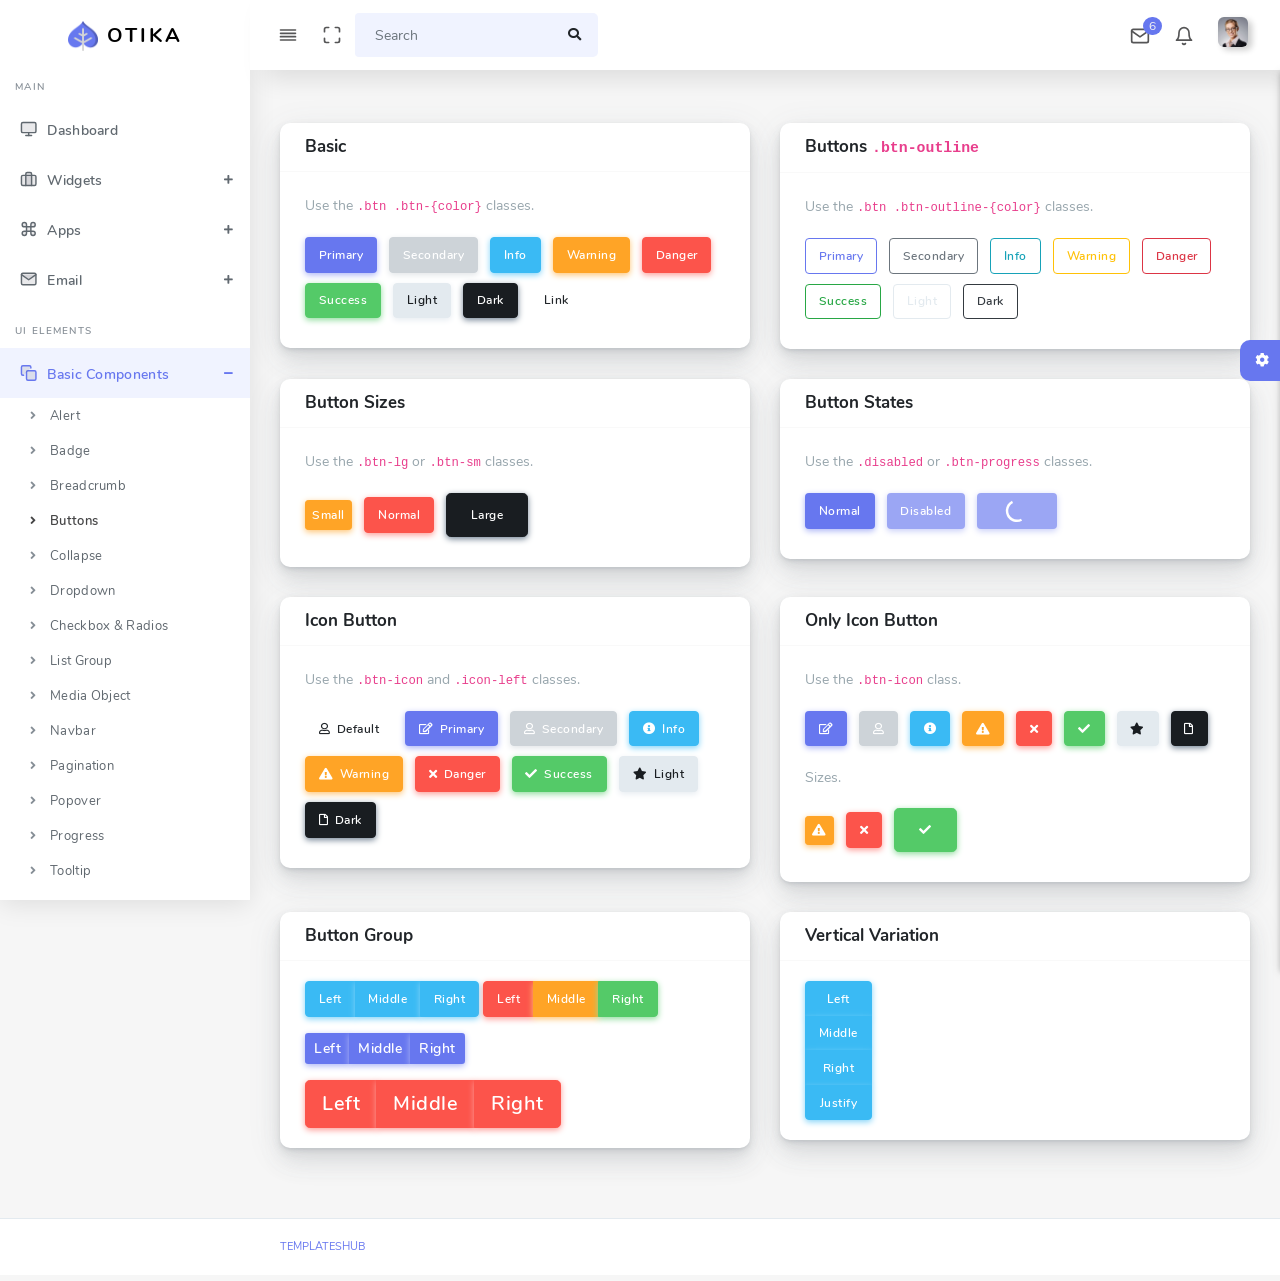
<file: views/newdesign/buttons.html>
<!DOCTYPE html>
<html lang="en">


<!-- buttons.html  21 Nov 2019 03:51:00 GMT -->
<head>
  <meta charset="UTF-8">
  <meta content="width=device-width, initial-scale=1, maximum-scale=1, shrink-to-fit=no" name="viewport">
  <title>Otika - Admin Dashboard Template</title>
  <!-- General CSS Files -->
  <link rel="stylesheet" href="assets/css/app.min.css">
  <!-- Template CSS -->
  <link rel="stylesheet" href="assets/css/style.css">
  <link rel="stylesheet" href="assets/css/components.css">
  <!-- Custom style CSS -->
  <link rel="stylesheet" href="assets/css/custom.css">
  <link rel='shortcut icon' type='image/x-icon' href='assets/img/favicon.ico' />
</head>

<body>
  <div class="loader"></div>
  <div id="app">
    <div class="main-wrapper main-wrapper-1">
      <div class="navbar-bg"></div>
      <nav class="navbar navbar-expand-lg main-navbar sticky">
        <div class="form-inline mr-auto">
          <ul class="navbar-nav mr-3">
            <li><a href="#" data-toggle="sidebar" class="nav-link nav-link-lg
									collapse-btn"> <i data-feather="align-justify"></i></a></li>
            <li><a href="#" class="nav-link nav-link-lg fullscreen-btn">
                <i data-feather="maximize"></i>
              </a></li>
            <li>
              <form class="form-inline mr-auto">
                <div class="search-element">
                  <input class="form-control" type="search" placeholder="Search" aria-label="Search" data-width="200">
                  <button class="btn" type="submit">
                    <i class="fas fa-search"></i>
                  </button>
                </div>
              </form>
            </li>
          </ul>
        </div>
        <ul class="navbar-nav navbar-right">
          <li class="dropdown dropdown-list-toggle"><a href="#" data-toggle="dropdown"
              class="nav-link nav-link-lg message-toggle"><i data-feather="mail"></i>
              <span class="badge headerBadge1">
                6 </span> </a>
            <div class="dropdown-menu dropdown-list dropdown-menu-right pullDown">
              <div class="dropdown-header">
                Messages
                <div class="float-right">
                  <a href="#">Mark All As Read</a>
                </div>
              </div>
              <div class="dropdown-list-content dropdown-list-message">
                <a href="#" class="dropdown-item"> <span class="dropdown-item-avatar
											text-white"> <img alt="image" src="assets/img/users/user-1.png" class="rounded-circle">
                  </span> <span class="dropdown-item-desc"> <span class="message-user">John
                      Deo</span>
                    <span class="time messege-text">Please check your mail !!</span>
                    <span class="time">2 Min Ago</span>
                  </span>
                </a> <a href="#" class="dropdown-item"> <span class="dropdown-item-avatar text-white">
                    <img alt="image" src="assets/img/users/user-2.png" class="rounded-circle">
                  </span> <span class="dropdown-item-desc"> <span class="message-user">Sarah
                      Smith</span> <span class="time messege-text">Request for leave
                      application</span>
                    <span class="time">5 Min Ago</span>
                  </span>
                </a> <a href="#" class="dropdown-item"> <span class="dropdown-item-avatar text-white">
                    <img alt="image" src="assets/img/users/user-5.png" class="rounded-circle">
                  </span> <span class="dropdown-item-desc"> <span class="message-user">Jacob
                      Ryan</span> <span class="time messege-text">Your payment invoice is
                      generated.</span> <span class="time">12 Min Ago</span>
                  </span>
                </a> <a href="#" class="dropdown-item"> <span class="dropdown-item-avatar text-white">
                    <img alt="image" src="assets/img/users/user-4.png" class="rounded-circle">
                  </span> <span class="dropdown-item-desc"> <span class="message-user">Lina
                      Smith</span> <span class="time messege-text">hii John, I have upload
                      doc
                      related to task.</span> <span class="time">30
                      Min Ago</span>
                  </span>
                </a> <a href="#" class="dropdown-item"> <span class="dropdown-item-avatar text-white">
                    <img alt="image" src="assets/img/users/user-3.png" class="rounded-circle">
                  </span> <span class="dropdown-item-desc"> <span class="message-user">Jalpa
                      Joshi</span> <span class="time messege-text">Please do as specify.
                      Let me
                      know if you have any query.</span> <span class="time">1
                      Days Ago</span>
                  </span>
                </a> <a href="#" class="dropdown-item"> <span class="dropdown-item-avatar text-white">
                    <img alt="image" src="assets/img/users/user-2.png" class="rounded-circle">
                  </span> <span class="dropdown-item-desc"> <span class="message-user">Sarah
                      Smith</span> <span class="time messege-text">Client Requirements</span>
                    <span class="time">2 Days Ago</span>
                  </span>
                </a>
              </div>
              <div class="dropdown-footer text-center">
                <a href="#">View All <i class="fas fa-chevron-right"></i></a>
              </div>
            </div>
          </li>
          <li class="dropdown dropdown-list-toggle"><a href="#" data-toggle="dropdown"
              class="nav-link notification-toggle nav-link-lg"><i data-feather="bell" class="bell"></i>
            </a>
            <div class="dropdown-menu dropdown-list dropdown-menu-right pullDown">
              <div class="dropdown-header">
                Notifications
                <div class="float-right">
                  <a href="#">Mark All As Read</a>
                </div>
              </div>
              <div class="dropdown-list-content dropdown-list-icons">
                <a href="#" class="dropdown-item dropdown-item-unread"> <span
                    class="dropdown-item-icon bg-primary text-white"> <i class="fas
												fa-code"></i>
                  </span> <span class="dropdown-item-desc"> Template update is
                    available now! <span class="time">2 Min
                      Ago</span>
                  </span>
                </a> <a href="#" class="dropdown-item"> <span class="dropdown-item-icon bg-info text-white"> <i class="far
												fa-user"></i>
                  </span> <span class="dropdown-item-desc"> <b>You</b> and <b>Dedik
                      Sugiharto</b> are now friends <span class="time">10 Hours
                      Ago</span>
                  </span>
                </a> <a href="#" class="dropdown-item"> <span class="dropdown-item-icon bg-success text-white"> <i
                      class="fas
												fa-check"></i>
                  </span> <span class="dropdown-item-desc"> <b>Kusnaedi</b> has
                    moved task <b>Fix bug header</b> to <b>Done</b> <span class="time">12
                      Hours
                      Ago</span>
                  </span>
                </a> <a href="#" class="dropdown-item"> <span class="dropdown-item-icon bg-danger text-white"> <i
                      class="fas fa-exclamation-triangle"></i>
                  </span> <span class="dropdown-item-desc"> Low disk space. Let's
                    clean it! <span class="time">17 Hours Ago</span>
                  </span>
                </a> <a href="#" class="dropdown-item"> <span class="dropdown-item-icon bg-info text-white"> <i class="fas
												fa-bell"></i>
                  </span> <span class="dropdown-item-desc"> Welcome to Otika
                    template! <span class="time">Yesterday</span>
                  </span>
                </a>
              </div>
              <div class="dropdown-footer text-center">
                <a href="#">View All <i class="fas fa-chevron-right"></i></a>
              </div>
            </div>
          </li>
          <li class="dropdown"><a href="#" data-toggle="dropdown"
              class="nav-link dropdown-toggle nav-link-lg nav-link-user"> <img alt="image" src="assets/img/user.png"
                class="user-img-radious-style"> <span class="d-sm-none d-lg-inline-block"></span></a>
            <div class="dropdown-menu dropdown-menu-right pullDown">
              <div class="dropdown-title">Hello Sarah Smith</div>
              <a href="profile.html" class="dropdown-item has-icon"> <i class="far
										fa-user"></i> Profile
              </a> <a href="timeline.html" class="dropdown-item has-icon"> <i class="fas fa-bolt"></i>
                Activities
              </a> <a href="#" class="dropdown-item has-icon"> <i class="fas fa-cog"></i>
                Settings
              </a>
              <div class="dropdown-divider"></div>
              <a href="auth-login.html" class="dropdown-item has-icon text-danger"> <i class="fas fa-sign-out-alt"></i>
                Logout
              </a>
            </div>
          </li>
        </ul>
      </nav>
      <div class="main-sidebar sidebar-style-2">
        <aside id="sidebar-wrapper">
          <div class="sidebar-brand">
            <a href="index.html"> <img alt="image" src="assets/img/logo.png" class="header-logo" /> <span
                class="logo-name">Otika</span>
            </a>
          </div>
          <ul class="sidebar-menu">
            <li class="menu-header">Main</li>
            <li class="dropdown">
              <a href="index.html" class="nav-link"><i data-feather="monitor"></i><span>Dashboard</span></a>
            </li>
            <li class="dropdown">
              <a href="#" class="menu-toggle nav-link has-dropdown"><i
                  data-feather="briefcase"></i><span>Widgets</span></a>
              <ul class="dropdown-menu">
                <li><a class="nav-link" href="widget-chart.html">Chart Widgets</a></li>
                <li><a class="nav-link" href="widget-data.html">Data Widgets</a></li>
              </ul>
            </li>
            <li class="dropdown">
              <a href="#" class="menu-toggle nav-link has-dropdown"><i data-feather="command"></i><span>Apps</span></a>
              <ul class="dropdown-menu">
                <li><a class="nav-link" href="chat.html">Chat</a></li>
                <li><a class="nav-link" href="portfolio.html">Portfolio</a></li>
                <li><a class="nav-link" href="blog.html">Blog</a></li>
                <li><a class="nav-link" href="calendar.html">Calendar</a></li>
              </ul>
            </li>
            <li class="dropdown">
              <a href="#" class="menu-toggle nav-link has-dropdown"><i data-feather="mail"></i><span>Email</span></a>
              <ul class="dropdown-menu">
                <li><a class="nav-link" href="email-inbox.html">Inbox</a></li>
                <li><a class="nav-link" href="email-compose.html">Compose</a></li>
                <li><a class="nav-link" href="email-read.html">read</a></li>
              </ul>
            </li>
            <li class="menu-header">UI Elements</li>
            <li class="dropdown active">
              <a href="#" class="menu-toggle nav-link has-dropdown"><i data-feather="copy"></i><span>Basic
                  Components</span></a>
              <ul class="dropdown-menu">
                <li><a class="nav-link" href="alert.html">Alert</a></li>
                <li><a class="nav-link" href="badge.html">Badge</a></li>
                <li><a class="nav-link" href="breadcrumb.html">Breadcrumb</a></li>
                <li class="active"><a class="nav-link" href="buttons.html">Buttons</a></li>
                <li><a class="nav-link" href="collapse.html">Collapse</a></li>
                <li><a class="nav-link" href="dropdown.html">Dropdown</a></li>
                <li><a class="nav-link" href="checkbox-and-radio.html">Checkbox &amp; Radios</a></li>
                <li><a class="nav-link" href="list-group.html">List Group</a></li>
                <li><a class="nav-link" href="media-object.html">Media Object</a></li>
                <li><a class="nav-link" href="navbar.html">Navbar</a></li>
                <li><a class="nav-link" href="pagination.html">Pagination</a></li>
                <li><a class="nav-link" href="popover.html">Popover</a></li>
                <li><a class="nav-link" href="progress.html">Progress</a></li>
                <li><a class="nav-link" href="tooltip.html">Tooltip</a></li>
                <li><a class="nav-link" href="flags.html">Flag</a></li>
                <li><a class="nav-link" href="typography.html">Typography</a></li>
              </ul>
            </li>
            <li class="dropdown">
              <a href="#" class="menu-toggle nav-link has-dropdown"><i
                  data-feather="shopping-bag"></i><span>Advanced</span></a>
              <ul class="dropdown-menu">
                <li><a class="nav-link" href="avatar.html">Avatar</a></li>
                <li><a class="nav-link" href="card.html">Card</a></li>
                <li><a class="nav-link" href="modal.html">Modal</a></li>
                <li><a class="nav-link" href="sweet-alert.html">Sweet Alert</a></li>
                <li><a class="nav-link" href="toastr.html">Toastr</a></li>
                <li><a class="nav-link" href="empty-state.html">Empty State</a></li>
                <li><a class="nav-link" href="multiple-upload.html">Multiple Upload</a></li>
                <li><a class="nav-link" href="pricing.html">Pricing</a></li>
                <li><a class="nav-link" href="tabs.html">Tab</a></li>
              </ul>
            </li>
            <li><a class="nav-link" href="blank.html"><i data-feather="file"></i><span>Blank Page</span></a></li>
            <li class="menu-header">Otika</li>
            <li class="dropdown">
              <a href="#" class="menu-toggle nav-link has-dropdown"><i data-feather="layout"></i><span>Forms</span></a>
              <ul class="dropdown-menu">
                <li><a class="nav-link" href="basic-form.html">Basic Form</a></li>
                <li><a class="nav-link" href="forms-advanced-form.html">Advanced Form</a></li>
                <li><a class="nav-link" href="forms-editor.html">Editor</a></li>
                <li><a class="nav-link" href="forms-validation.html">Validation</a></li>
                <li><a class="nav-link" href="form-wizard.html">Form Wizard</a></li>
              </ul>
            </li>
            <li class="dropdown">
              <a href="#" class="menu-toggle nav-link has-dropdown"><i data-feather="grid"></i><span>Tables</span></a>
              <ul class="dropdown-menu">
                <li><a class="nav-link" href="basic-table.html">Basic Tables</a></li>
                <li><a class="nav-link" href="advance-table.html">Advanced Table</a></li>
                <li><a class="nav-link" href="datatables.html">Datatable</a></li>
                <li><a class="nav-link" href="export-table.html">Export Table</a></li>
                <li><a class="nav-link" href="editable-table.html">Editable Table</a></li>
              </ul>
            </li>
            <li class="dropdown">
              <a href="#" class="menu-toggle nav-link has-dropdown"><i
                  data-feather="pie-chart"></i><span>Charts</span></a>
              <ul class="dropdown-menu">
                <li><a class="nav-link" href="chart-amchart.html">amChart</a></li>
                <li><a class="nav-link" href="chart-apexchart.html">apexchart</a></li>
                <li><a class="nav-link" href="chart-echart.html">eChart</a></li>
                <li><a class="nav-link" href="chart-chartjs.html">Chartjs</a></li>
                <li><a class="nav-link" href="chart-sparkline.html">Sparkline</a></li>
                <li><a class="nav-link" href="chart-morris.html">Morris</a></li>
              </ul>
            </li>
            <li class="dropdown">
              <a href="#" class="menu-toggle nav-link has-dropdown"><i data-feather="feather"></i><span>Icons</span></a>
              <ul class="dropdown-menu">
                <li><a class="nav-link" href="icon-font-awesome.html">Font Awesome</a></li>
                <li><a class="nav-link" href="icon-material.html">Material Design</a></li>
                <li><a class="nav-link" href="icon-ionicons.html">Ion Icons</a></li>
                <li><a class="nav-link" href="icon-feather.html">Feather Icons</a></li>
                <li><a class="nav-link" href="icon-weather-icon.html">Weather Icon</a></li>
              </ul>
            </li>
            <li class="menu-header">Media</li>
            <li class="dropdown">
              <a href="#" class="menu-toggle nav-link has-dropdown"><i data-feather="image"></i><span>Gallery</span></a>
              <ul class="dropdown-menu">
                <li><a class="nav-link" href="light-gallery.html">Light Gallery</a></li>
                <li><a href="gallery1.html">Gallery 2</a></li>
              </ul>
            </li>
            <li class="dropdown">
              <a href="#" class="menu-toggle nav-link has-dropdown"><i data-feather="flag"></i><span>Sliders</span></a>
              <ul class="dropdown-menu">
                <li><a href="carousel.html">Bootstrap Carousel.html</a></li>
                <li><a class="nav-link" href="owl-carousel.html">Owl Carousel</a></li>
              </ul>
            </li>
            <li><a class="nav-link" href="timeline.html"><i data-feather="sliders"></i><span>Timeline</span></a></li>
            <li class="menu-header">Maps</li>
            <li class="dropdown">
              <a href="#" class="menu-toggle nav-link has-dropdown"><i data-feather="map"></i><span>Google
                  Maps</span></a>
              <ul class="dropdown-menu">
                <li><a href="gmaps-advanced-route.html">Advanced Route</a></li>
                <li><a href="gmaps-draggable-marker.html">Draggable Marker</a></li>
                <li><a href="gmaps-geocoding.html">Geocoding</a></li>
                <li><a href="gmaps-geolocation.html">Geolocation</a></li>
                <li><a href="gmaps-marker.html">Marker</a></li>
                <li><a href="gmaps-multiple-marker.html">Multiple Marker</a></li>
                <li><a href="gmaps-route.html">Route</a></li>
                <li><a href="gmaps-simple.html">Simple</a></li>
              </ul>
            </li>
            <li><a class="nav-link" href="vector-map.html"><i data-feather="map-pin"></i><span>Vector
                  Map</span></a></li>
            <li class="menu-header">Pages</li>
            <li class="dropdown">
              <a href="#" class="menu-toggle nav-link has-dropdown"><i
                  data-feather="user-check"></i><span>Auth</span></a>
              <ul class="dropdown-menu">
                <li><a href="auth-login.html">Login</a></li>
                <li><a href="auth-register.html">Register</a></li>
                <li><a href="auth-forgot-password.html">Forgot Password</a></li>
                <li><a href="auth-reset-password.html">Reset Password</a></li>
                <li><a href="subscribe.html">Subscribe</a></li>
              </ul>
            </li>
            <li class="dropdown">
              <a href="#" class="menu-toggle nav-link has-dropdown"><i
                  data-feather="alert-triangle"></i><span>Errors</span></a>
              <ul class="dropdown-menu">
                <li><a class="nav-link" href="errors-503.html">503</a></li>
                <li><a class="nav-link" href="errors-403.html">403</a></li>
                <li><a class="nav-link" href="errors-404.html">404</a></li>
                <li><a class="nav-link" href="errors-500.html">500</a></li>
              </ul>
            </li>
            <li class="dropdown">
              <a href="#" class="menu-toggle nav-link has-dropdown"><i data-feather="anchor"></i><span>Other
                  Pages</span></a>
              <ul class="dropdown-menu">
                <li><a class="nav-link" href="create-post.html">Create Post</a></li>
                <li><a class="nav-link" href="posts.html">Posts</a></li>
                <li><a class="nav-link" href="profile.html">Profile</a></li>
                <li><a class="nav-link" href="contact.html">Contact</a></li>
                <li><a class="nav-link" href="invoice.html">Invoice</a></li>
              </ul>
            </li>
            <li class="dropdown">
              <a href="#" class="menu-toggle nav-link has-dropdown"><i
                  data-feather="chevrons-down"></i><span>Multilevel</span></a>
              <ul class="dropdown-menu">
                <li><a href="#">Menu 1</a></li>
                <li class="dropdown">
                  <a href="#" class="has-dropdown">Menu 2</a>
                  <ul class="dropdown-menu">
                    <li><a href="#">Child Menu 1</a></li>
                    <li class="dropdown">
                      <a href="#" class="has-dropdown">Child Menu 2</a>
                      <ul class="dropdown-menu">
                        <li><a href="#">Child Menu 1</a></li>
                        <li><a href="#">Child Menu 2</a></li>
                      </ul>
                    </li>
                    <li><a href="#"> Child Menu 3</a></li>
                  </ul>
                </li>
              </ul>
            </li>
          </ul>
        </aside>
      </div>
      <!-- Main Content -->
      <div class="main-content">
        <section class="section">
          <div class="section-body">
            <div class="row">
              <div class="col-12 col-md-6 col-lg-6">
                <div class="card">
                  <div class="card-header">
                    <h4>Basic</h4>
                  </div>
                  <div class="card-body">
                    <p class="text-muted">Use the <code>.btn .btn-{color}</code> classes.</p>
                    <div class="buttons">
                      <a href="#" class="btn btn-primary">Primary</a>
                      <a href="#" class="btn btn-secondary">Secondary</a>
                      <a href="#" class="btn btn-info">Info</a>
                      <a href="#" class="btn btn-warning">Warning</a>
                      <a href="#" class="btn btn-danger">Danger</a>
                      <a href="#" class="btn btn-success">Success</a>
                      <a href="#" class="btn btn-light">Light</a>
                      <a href="#" class="btn btn-dark">Dark</a>
                      <a href="#" class="btn">Link</a>
                    </div>
                  </div>
                </div>
              </div>
              <div class="col-12 col-md-6 col-lg-6">
                <div class="card">
                  <div class="card-header">
                    <h4>Buttons <code>.btn-outline</code></h4>
                  </div>
                  <div class="card-body">
                    <p class="text-muted">Use the <code>.btn .btn-outline-{color}</code> classes.</p>
                    <div class="buttons">
                      <a href="#" class="btn btn-outline-primary">Primary</a>
                      <a href="#" class="btn btn-outline-secondary">Secondary</a>
                      <a href="#" class="btn btn-outline-info">Info</a>
                      <a href="#" class="btn btn-outline-warning">Warning</a>
                      <a href="#" class="btn btn-outline-danger">Danger</a>
                      <a href="#" class="btn btn-outline-success">Success</a>
                      <a href="#" class="btn btn-outline-light">Light</a>
                      <a href="#" class="btn btn-outline-dark">Dark</a>
                    </div>
                  </div>
                </div>
              </div>
            </div>
            <div class="row">
              <div class="col-12 col-md-6 col-lg-6">
                <div class="card">
                  <div class="card-header">
                    <h4>Button Sizes</h4>
                  </div>
                  <div class="card-body">
                    <p class="text-muted">Use the <code>.btn-lg</code> or <code>.btn-sm</code> classes.</p>
                    <div class="buttons">
                      <a href="#" class="btn btn-sm btn-warning">Small</a>
                      <a href="#" class="btn btn-danger">Normal</a>
                      <a href="#" class="btn btn-lg btn-dark">Large</a>
                    </div>
                  </div>
                </div>
              </div>
              <div class="col-12 col-md-6 col-lg-6">
                <div class="card">
                  <div class="card-header">
                    <h4>Button States</h4>
                  </div>
                  <div class="card-body">
                    <p class="text-muted">Use the <code>.disabled</code> or <code>.btn-progress</code> classes.</p>
                    <div class="buttons">
                      <a href="#" class="btn btn-primary">Normal</a>
                      <a href="#" class="btn disabled btn-primary">Disabled</a>
                      <a href="#" class="btn disabled btn-primary btn-progress">Progress</a>
                    </div>
                  </div>
                </div>
              </div>
            </div>
            <div class="row">
              <div class="col-12 col-md-6 col-lg-6">
                <div class="card">
                  <div class="card-header">
                    <h4>Icon Button</h4>
                  </div>
                  <div class="card-body">
                    <p class="text-muted">Use the <code>.btn-icon</code> and <code>.icon-left</code> classes.</p>
                    <div class="buttons">
                      <a href="#" class="btn btn-icon icon-left"><i class="far fa-user"></i> Default</a>
                      <a href="#" class="btn btn-icon icon-left btn-primary"><i class="far fa-edit"></i> Primary</a>
                      <a href="#" class="btn btn-icon icon-left btn-secondary"><i class="far fa-user"></i> Secondary</a>
                      <a href="#" class="btn btn-icon icon-left btn-info"><i class="fas fa-info-circle"></i> Info</a>
                      <a href="#" class="btn btn-icon icon-left btn-warning"><i class="fas fa-exclamation-triangle"></i>
                        Warning</a>
                      <a href="#" class="btn btn-icon icon-left btn-danger"><i class="fas fa-times"></i> Danger</a>
                      <a href="#" class="btn btn-icon icon-left btn-success"><i class="fas fa-check"></i> Success</a>
                      <a href="#" class="btn btn-icon icon-left btn-light"><i class="fas fa-star"></i> Light</a>
                      <a href="#" class="btn btn-icon icon-left btn-dark"><i class="far fa-file"></i> Dark</a>
                    </div>
                  </div>
                </div>
              </div>
              <div class="col-12 col-md-6 col-lg-6">
                <div class="card">
                  <div class="card-header">
                    <h4>Only Icon Button</h4>
                  </div>
                  <div class="card-body">
                    <p class="text-muted">Use the <code>.btn-icon</code> class.</p>
                    <div class="buttons">
                      <a href="#" class="btn btn-icon btn-primary"><i class="far fa-edit"></i></a>
                      <a href="#" class="btn btn-icon btn-secondary"><i class="far fa-user"></i></a>
                      <a href="#" class="btn btn-icon btn-info"><i class="fas fa-info-circle"></i></a>
                      <a href="#" class="btn btn-icon btn-warning"><i class="fas fa-exclamation-triangle"></i></a>
                      <a href="#" class="btn btn-icon btn-danger"><i class="fas fa-times"></i></a>
                      <a href="#" class="btn btn-icon btn-success"><i class="fas fa-check"></i></a>
                      <a href="#" class="btn btn-icon btn-light"><i class="fas fa-star"></i></a>
                      <a href="#" class="btn btn-icon btn-dark"><i class="far fa-file"></i></a>
                    </div>
                    <p class="text-muted mt-2">Sizes.</p>
                    <div class="buttons">
                      <a href="#" class="btn btn-icon btn-sm btn-warning"><i
                          class="fas fa-exclamation-triangle"></i></a>
                      <a href="#" class="btn btn-icon btn-danger"><i class="fas fa-times"></i></a>
                      <a href="#" class="btn btn-icon btn-lg btn-success"><i class="fas fa-check"></i></a>
                    </div>
                  </div>
                </div>
              </div>
            </div>
            <div class="row">
              <div class="col-12 col-md-6 col-lg-6">
                <div class="card">
                  <div class="card-header">
                    <h4>Button Group</h4>
                  </div>
                  <div class="card-body">
                    <div class="btn-group mb-3" role="group" aria-label="Basic example">
                      <button type="button" class="btn btn-info">Left</button>
                      <button type="button" class="btn btn-info">Middle</button>
                      <button type="button" class="btn btn-info">Right</button>
                    </div>
                    <div class="btn-group mb-3" role="group" aria-label="Basic example">
                      <button type="button" class="btn btn-danger">Left</button>
                      <button type="button" class="btn btn-warning">Middle</button>
                      <button type="button" class="btn btn-success">Right</button>
                    </div>
                    <div class="btn-group mb-3 btn-group-sm" role="group" aria-label="Basic example">
                      <button type="button" class="btn btn-primary">Left</button>
                      <button type="button" class="btn btn-primary">Middle</button>
                      <button type="button" class="btn btn-primary">Right</button>
                    </div>
                    <div class="clearfix"></div>
                    <div class="btn-group btn-group-lg" role="group" aria-label="Basic example">
                      <button type="button" class="btn btn-danger">Left</button>
                      <button type="button" class="btn btn-danger">Middle</button>
                      <button type="button" class="btn btn-danger">Right</button>
                    </div>
                  </div>
                </div>
              </div>
              <div class="col-12 col-md-6 col-lg-6">
                <div class="card">
                  <div class="card-header">
                    <h4>Vertical Variation</h4>
                  </div>
                  <div class="card-body">
                    <div class="btn-group-vertical" role="group" aria-label="Basic example">
                      <button type="button" class="btn btn-info">Left</button>
                      <button type="button" class="btn btn-info">Middle</button>
                      <button type="button" class="btn btn-info">Right</button>
                      <button type="button" class="btn btn-info">Justify</button>
                    </div>
                  </div>
                </div>
              </div>
            </div>
          </div>
        </section>
        <div class="settingSidebar">
          <a href="javascript:void(0)" class="settingPanelToggle"> <i class="fa fa-spin fa-cog"></i>
          </a>
          <div class="settingSidebar-body ps-container ps-theme-default">
            <div class=" fade show active">
              <div class="setting-panel-header">Setting Panel
              </div>
              <div class="p-15 border-bottom">
                <h6 class="font-medium m-b-10">Select Layout</h6>
                <div class="selectgroup layout-color w-50">
                  <label class="selectgroup-item">
                    <input type="radio" name="value" value="1" class="selectgroup-input-radio select-layout" checked>
                    <span class="selectgroup-button">Light</span>
                  </label>
                  <label class="selectgroup-item">
                    <input type="radio" name="value" value="2" class="selectgroup-input-radio select-layout">
                    <span class="selectgroup-button">Dark</span>
                  </label>
                </div>
              </div>
              <div class="p-15 border-bottom">
                <h6 class="font-medium m-b-10">Sidebar Color</h6>
                <div class="selectgroup selectgroup-pills sidebar-color">
                  <label class="selectgroup-item">
                    <input type="radio" name="icon-input" value="1" class="selectgroup-input select-sidebar">
                    <span class="selectgroup-button selectgroup-button-icon" data-toggle="tooltip"
                      data-original-title="Light Sidebar"><i class="fas fa-sun"></i></span>
                  </label>
                  <label class="selectgroup-item">
                    <input type="radio" name="icon-input" value="2" class="selectgroup-input select-sidebar" checked>
                    <span class="selectgroup-button selectgroup-button-icon" data-toggle="tooltip"
                      data-original-title="Dark Sidebar"><i class="fas fa-moon"></i></span>
                  </label>
                </div>
              </div>
              <div class="p-15 border-bottom">
                <h6 class="font-medium m-b-10">Color Theme</h6>
                <div class="theme-setting-options">
                  <ul class="choose-theme list-unstyled mb-0">
                    <li title="white" class="active">
                      <div class="white"></div>
                    </li>
                    <li title="cyan">
                      <div class="cyan"></div>
                    </li>
                    <li title="black">
                      <div class="black"></div>
                    </li>
                    <li title="purple">
                      <div class="purple"></div>
                    </li>
                    <li title="orange">
                      <div class="orange"></div>
                    </li>
                    <li title="green">
                      <div class="green"></div>
                    </li>
                    <li title="red">
                      <div class="red"></div>
                    </li>
                  </ul>
                </div>
              </div>
              <div class="p-15 border-bottom">
                <div class="theme-setting-options">
                  <label class="m-b-0">
                    <input type="checkbox" name="custom-switch-checkbox" class="custom-switch-input"
                      id="mini_sidebar_setting">
                    <span class="custom-switch-indicator"></span>
                    <span class="control-label p-l-10">Mini Sidebar</span>
                  </label>
                </div>
              </div>
              <div class="p-15 border-bottom">
                <div class="theme-setting-options">
                  <label class="m-b-0">
                    <input type="checkbox" name="custom-switch-checkbox" class="custom-switch-input"
                      id="sticky_header_setting">
                    <span class="custom-switch-indicator"></span>
                    <span class="control-label p-l-10">Sticky Header</span>
                  </label>
                </div>
              </div>
              <div class="mt-4 mb-4 p-3 align-center rt-sidebar-last-ele">
                <a href="#" class="btn btn-icon icon-left btn-primary btn-restore-theme">
                  <i class="fas fa-undo"></i> Restore Default
                </a>
              </div>
            </div>
          </div>
        </div>
      </div>
      <footer class="main-footer">
        <div class="footer-left">
          <a href="templateshub.net">Templateshub</a></a>
        </div>
        <div class="footer-right">
        </div>
      </footer>
    </div>
  </div>
  <!-- General JS Scripts -->
  <script src="assets/js/app.min.js"></script>
  <!-- JS Libraies -->
  <!-- Page Specific JS File -->
  <!-- Template JS File -->
  <script src="assets/js/scripts.js"></script>
  <!-- Custom JS File -->
  <script src="assets/js/custom.js"></script>
</body>


<!-- buttons.html  21 Nov 2019 03:51:00 GMT -->
</html>
</file>
